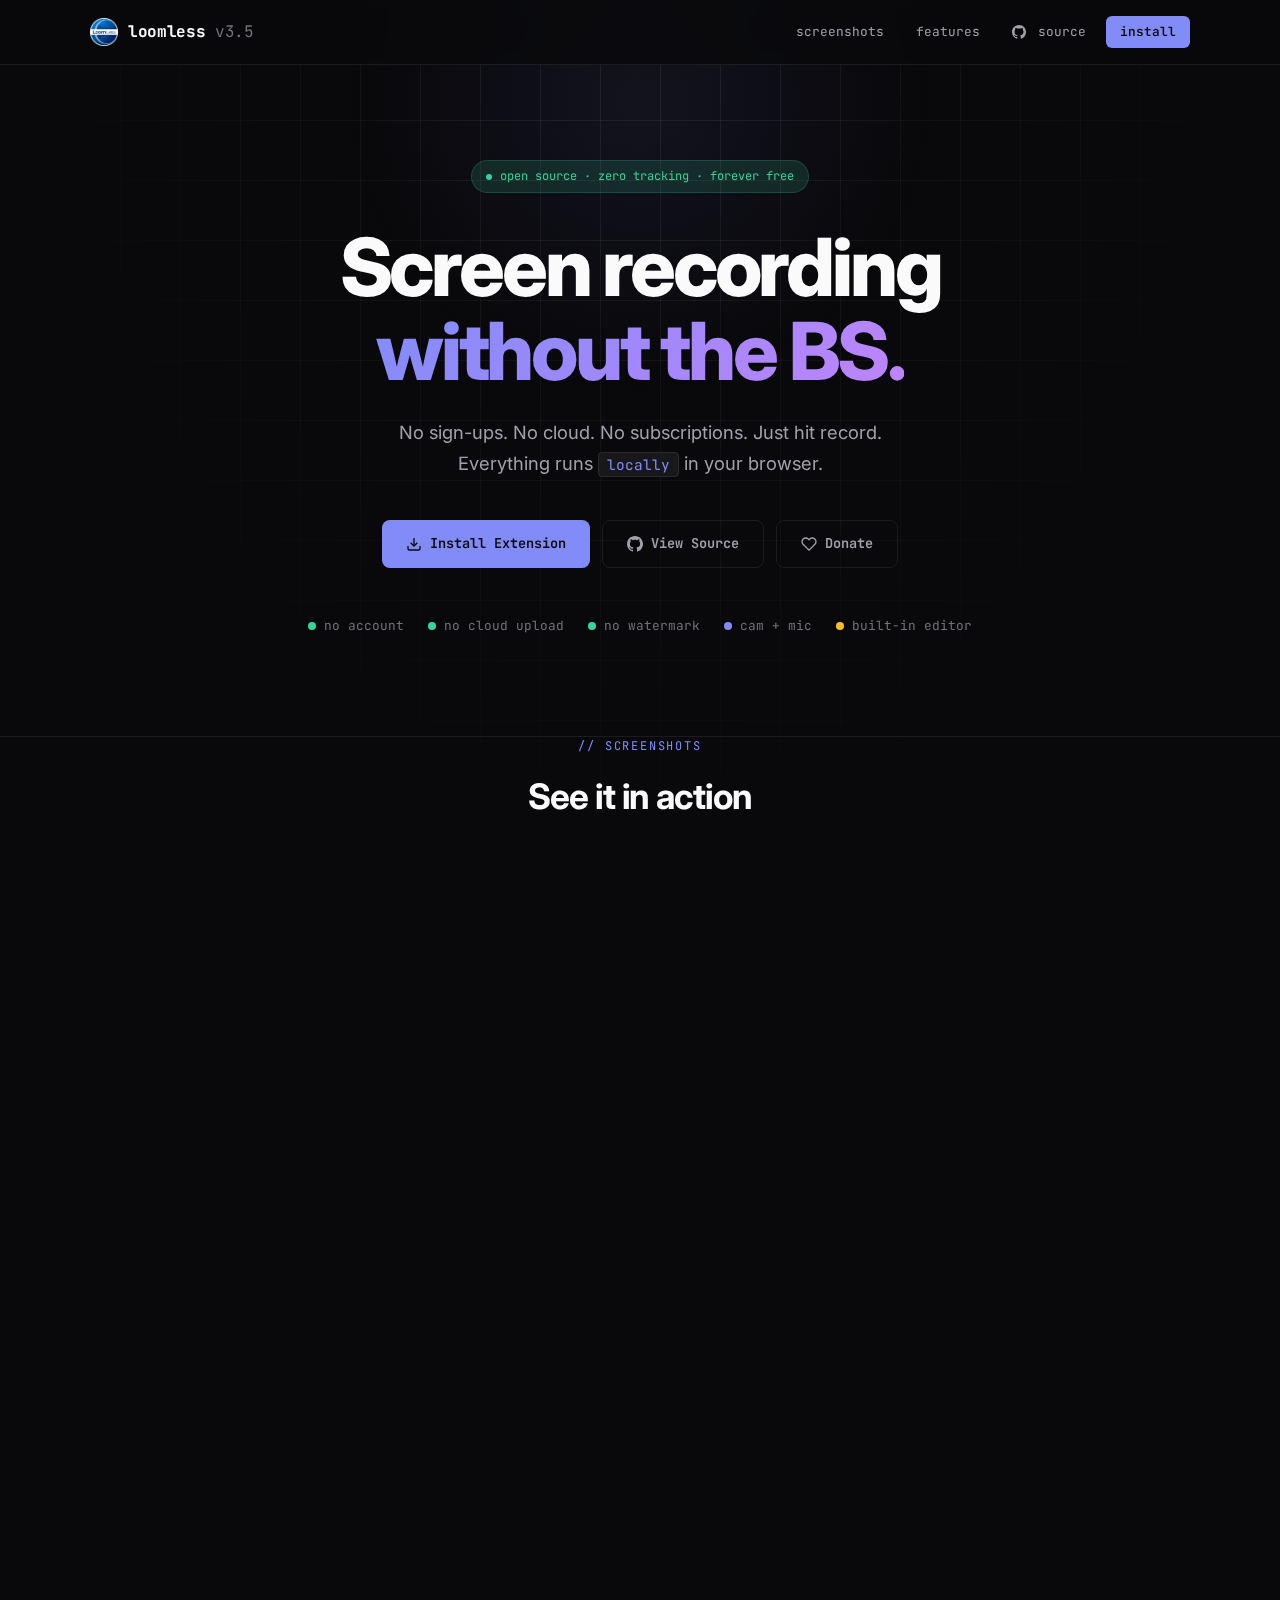
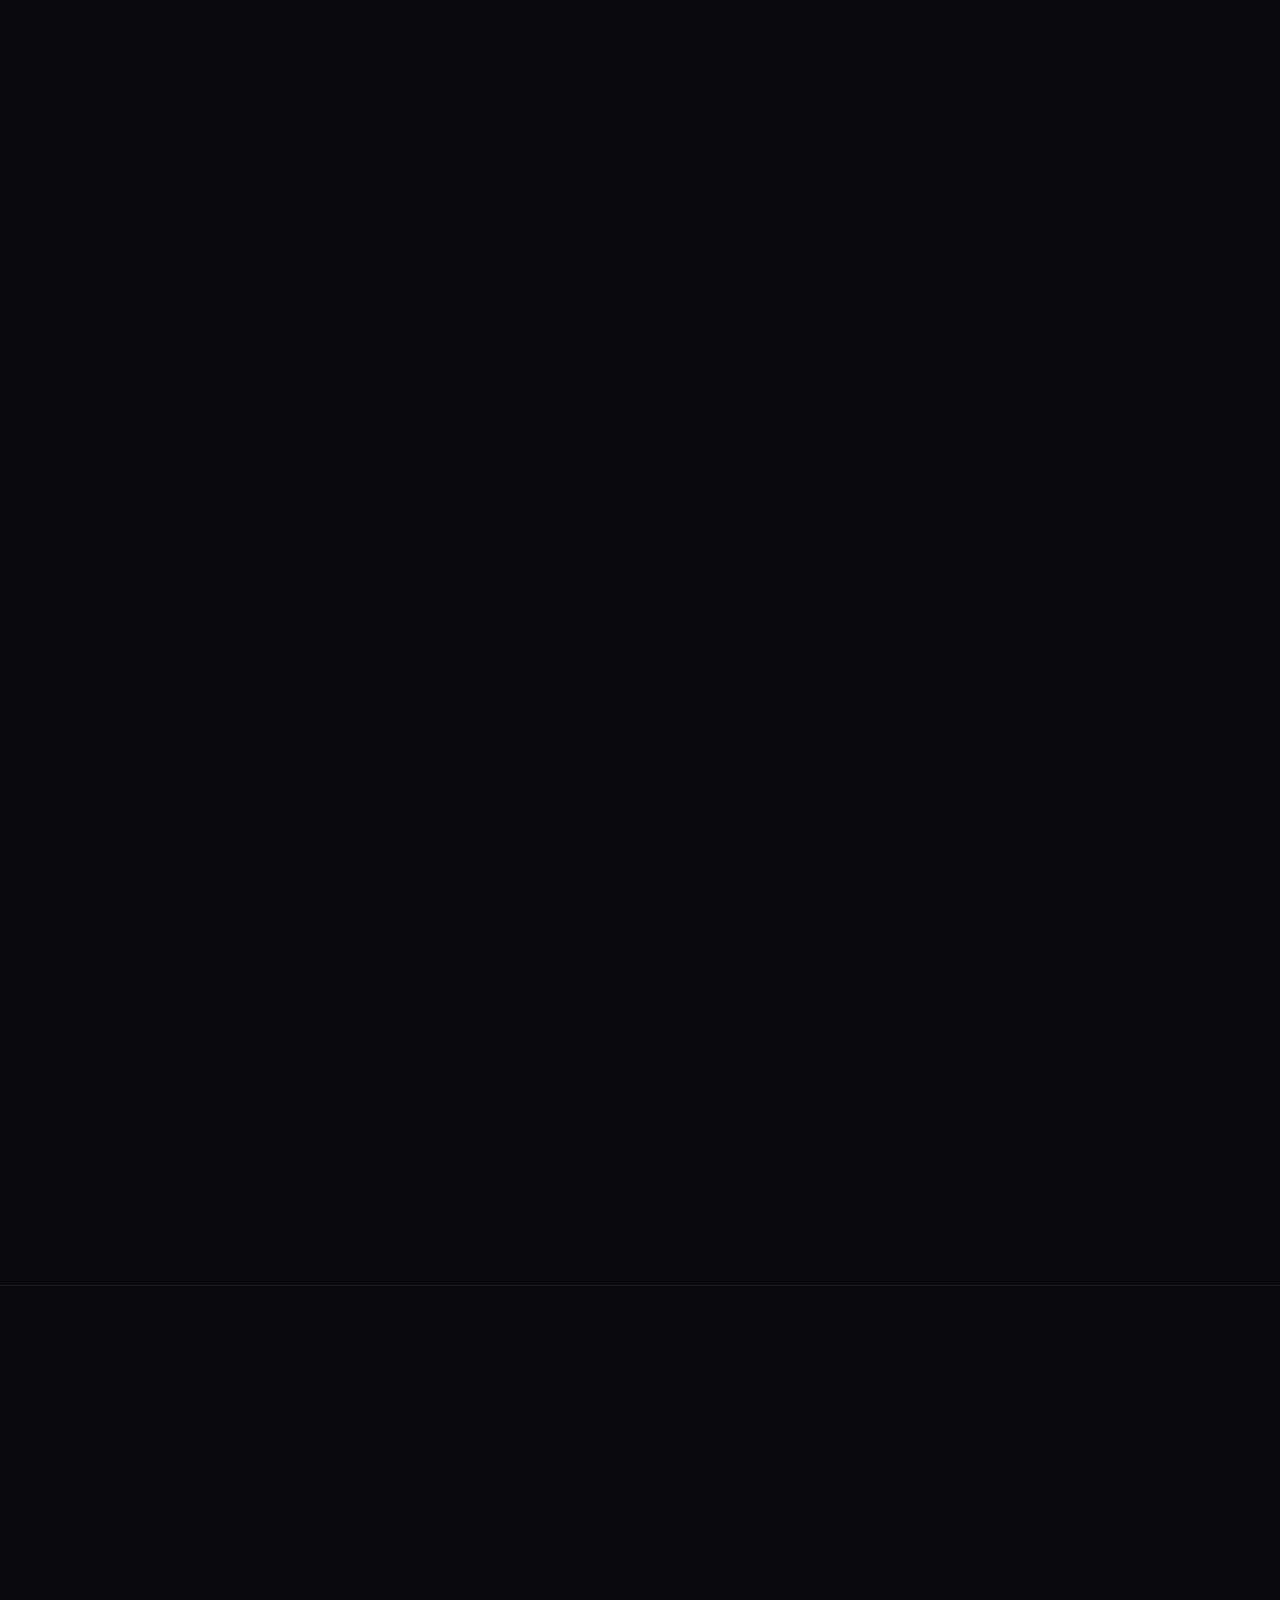
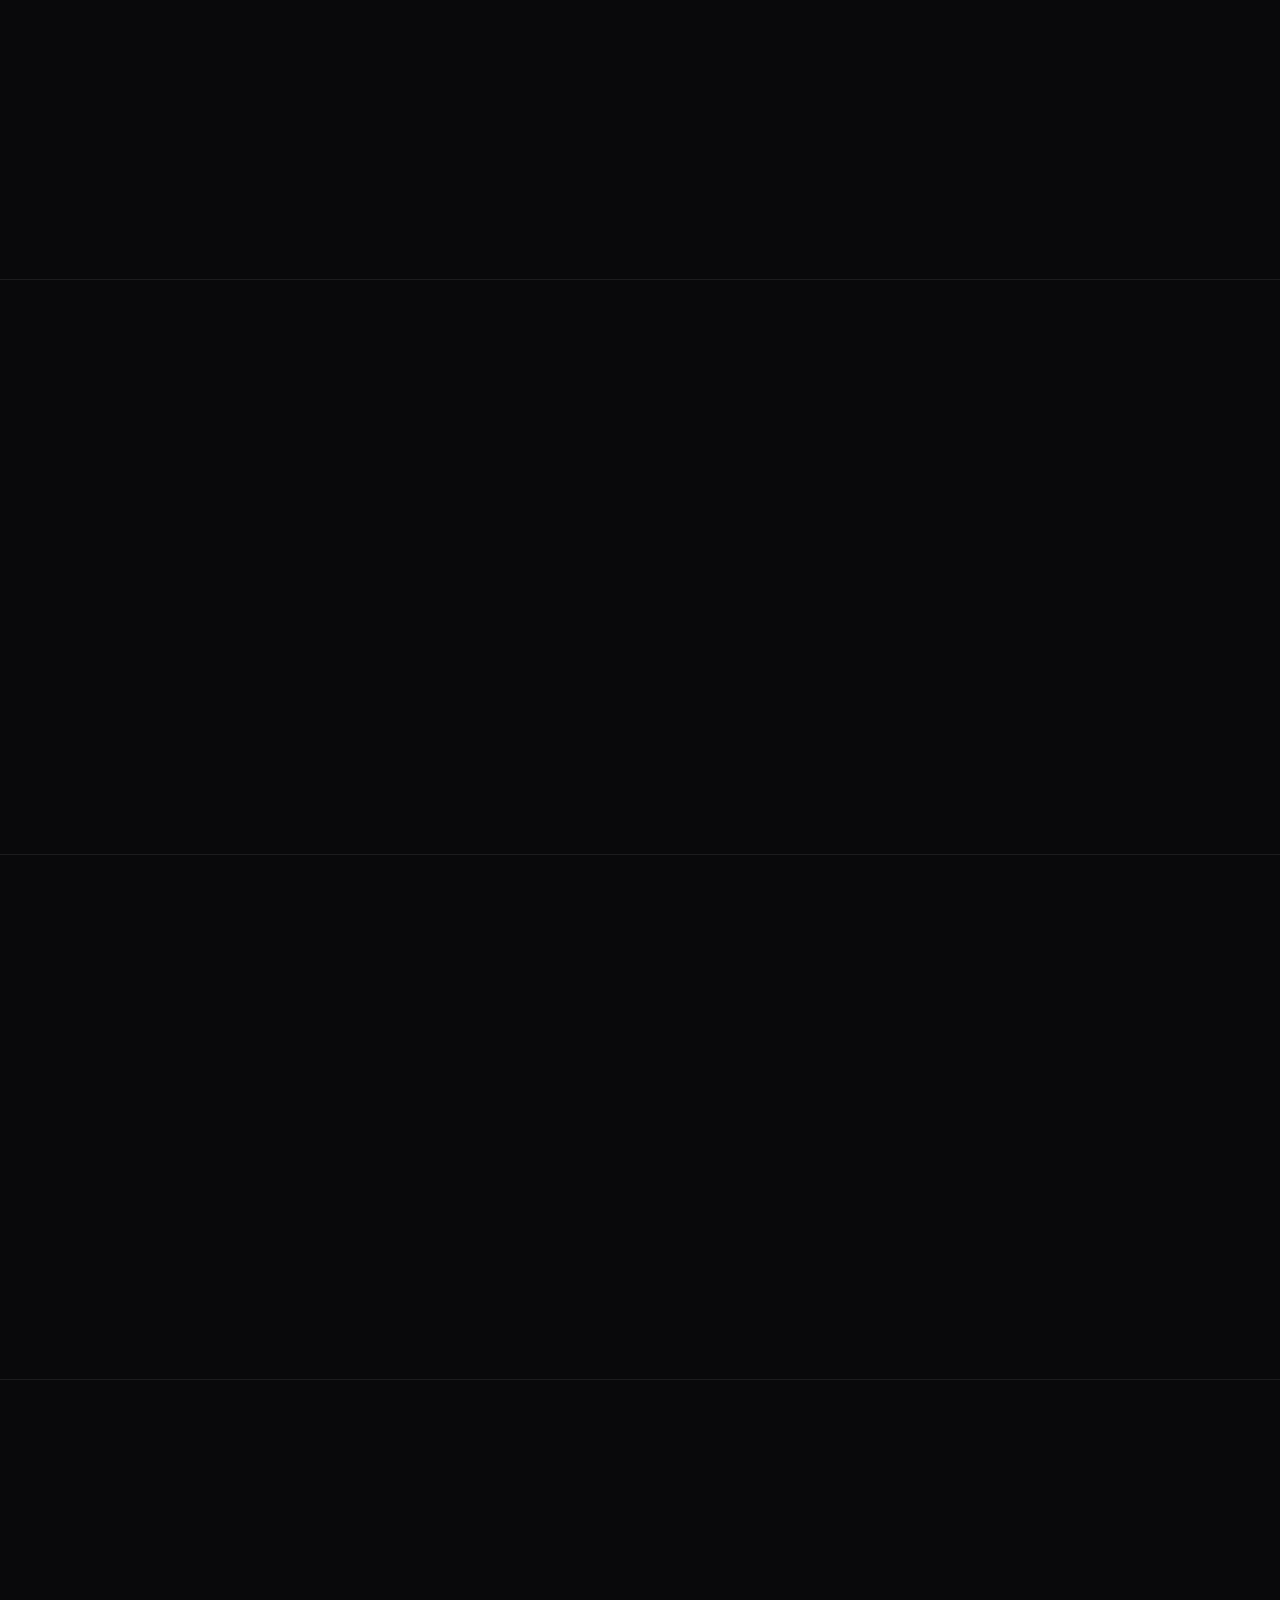
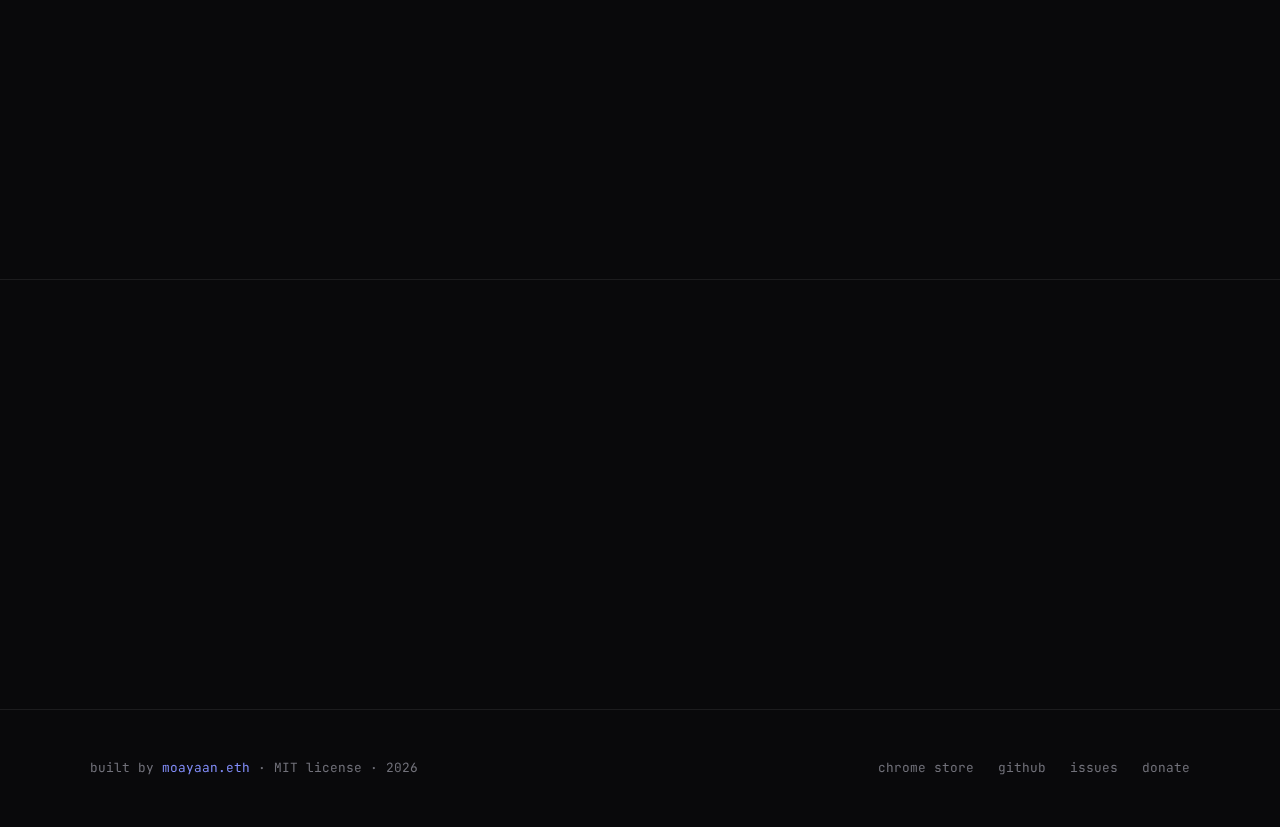
<file: website/index.html>
<!doctype html>
<html lang="en">
  <head>
    <meta charset="UTF-8" />
    <meta name="viewport" content="width=device-width, initial-scale=1.0" />
    <title>LoomLess | Free Privacy-First Screen Recorder & Video Editor</title>
    <meta
      name="description"
      content="LoomLess is a free, privacy-first screen recorder and video editor. Record screen, tab, webcam, and microphone locally with no login, no watermark, and no cloud upload."
    />
    <meta
      name="keywords"
      content="LoomLess, LoomLess Studio, screen recorder, free screen recorder, privacy-first screen recorder, chrome screen recorder, browser screen recorder, webcam overlay recorder, screen and webcam recording, screen recording extension, local video recorder, no watermark screen recorder, video editor, trim video, crop video, record screen and audio, record screen and mic, tab recorder, open source screen recorder"
    />
    <meta name="robots" content="index, follow" />
    <link rel="canonical" href="https://loomless.fun/" />

    <meta property="og:type" content="website" />
    <meta property="og:site_name" content="LoomLess" />
    <meta property="og:url" content="https://loomless.fun/" />
    <meta property="og:title" content="LoomLess | Free Privacy-First Screen Recorder & Video Editor" />
    <meta
      property="og:description"
      content="Record your screen, webcam, and mic locally. Free forever, no login, no watermark, no cloud upload."
    />
    <meta property="og:image" content="https://loomless.fun/og-image.png" />
    <meta property="og:image:secure_url" content="https://loomless.fun/og-image.png" />
    <meta property="og:image:type" content="image/png" />
    <meta property="og:image:alt" content="LoomLess - Privacy-First Screen Recorder" />

    <meta name="twitter:card" content="summary_large_image" />
    <meta name="twitter:url" content="https://loomless.fun/" />
    <meta name="twitter:title" content="LoomLess | Free Privacy-First Screen Recorder & Video Editor" />
    <meta
      name="twitter:description"
      content="Record your screen, webcam, and mic locally. Free forever, no login, no watermark, no cloud upload."
    />
    <meta name="twitter:image" content="https://loomless.fun/og-image.png" />
    <link rel="icon" type="image/png" href="logo.png" />
    <link rel="preconnect" href="https://fonts.googleapis.com" />
    <link rel="preconnect" href="https://fonts.gstatic.com" crossorigin />
    <link href="https://fonts.googleapis.com/css2?family=JetBrains+Mono:wght@400;500;600;700&family=Inter:wght@400;500;600;700;800&display=swap" rel="stylesheet" />
    <style>
      :root {
        --bg-0: #09090b;
        --bg-1: #0f0f14;
        --bg-2: #18181b;
        --bg-3: #27272a;
        --text-0: #fafafa;
        --text-1: #a1a1aa;
        --text-2: #71717a;
        --accent: #818cf8;
        --accent-dim: rgba(129, 140, 248, 0.15);
        --accent-glow: rgba(129, 140, 248, 0.08);
        --green: #34d399;
        --green-dim: rgba(52, 211, 153, 0.15);
        --red: #f87171;
        --red-dim: rgba(248, 113, 113, 0.15);
        --yellow: #fbbf24;
        --border: rgba(255, 255, 255, 0.08);
        --border-hover: rgba(255, 255, 255, 0.15);
        --mono: 'JetBrains Mono', monospace;
        --sans: 'Inter', -apple-system, sans-serif;
        --radius: 12px;
      }

      * { margin: 0; padding: 0; box-sizing: border-box; }
      html { scroll-behavior: smooth; }

      body {
        font-family: var(--sans);
        background: var(--bg-0);
        color: var(--text-0);
        line-height: 1.6;
        overflow-x: hidden;
        -webkit-font-smoothing: antialiased;
      }

      ::selection {
        background: var(--accent);
        color: var(--bg-0);
      }

      /* ── Grid Background ── */
      .grid-bg {
        position: fixed;
        inset: 0;
        background-image:
          linear-gradient(var(--border) 1px, transparent 1px),
          linear-gradient(90deg, var(--border) 1px, transparent 1px);
        background-size: 60px 60px;
        pointer-events: none;
        z-index: -2;
        mask-image: radial-gradient(ellipse at 50% 0%, black 0%, transparent 70%);
        -webkit-mask-image: radial-gradient(ellipse at 50% 0%, black 0%, transparent 70%);
      }

      .glow-orb {
        position: fixed;
        width: 600px;
        height: 600px;
        border-radius: 50%;
        background: radial-gradient(circle, var(--accent-glow), transparent 70%);
        top: -200px;
        left: 50%;
        transform: translateX(-50%);
        pointer-events: none;
        z-index: -1;
      }

      /* ── Container ── */
      .container {
        max-width: 1100px;
        margin: 0 auto;
        padding: 0 24px;
      }

      /* ── Nav ── */
      nav {
        position: fixed;
        top: 0;
        left: 0;
        right: 0;
        z-index: 100;
        padding: 16px 24px;
        background: rgba(9, 9, 11, 0.8);
        backdrop-filter: blur(16px);
        -webkit-backdrop-filter: blur(16px);
        border-bottom: 1px solid var(--border);
      }

      .nav-inner {
        max-width: 1100px;
        margin: 0 auto;
        display: flex;
        align-items: center;
        justify-content: space-between;
      }

      .nav-brand {
        display: flex;
        align-items: center;
        gap: 10px;
        text-decoration: none;
        color: var(--text-0);
      }

      .nav-brand img {
        width: 28px;
        height: 28px;
        border-radius: 6px;
      }

      .nav-brand span {
        font-family: var(--mono);
        font-weight: 700;
        font-size: 1rem;
        letter-spacing: -0.02em;
      }

      .nav-brand .dim {
        color: var(--text-2);
        font-weight: 400;
      }

      .nav-links {
        display: flex;
        align-items: center;
        gap: 8px;
      }

      .nav-link {
        font-family: var(--mono);
        font-size: 0.8rem;
        color: var(--text-1);
        text-decoration: none;
        padding: 6px 12px;
        border-radius: 6px;
        transition: all 0.2s;
      }

      .nav-link:hover {
        color: var(--text-0);
        background: var(--bg-2);
      }

      .nav-cta {
        font-family: var(--mono);
        font-size: 0.8rem;
        color: var(--bg-0);
        background: var(--accent);
        padding: 6px 14px;
        border-radius: 6px;
        text-decoration: none;
        font-weight: 600;
        transition: all 0.2s;
        border: none;
        cursor: pointer;
      }

      .nav-cta:hover {
        filter: brightness(1.15);
        transform: translateY(-1px);
      }

      /* ── Hero ── */
      .hero {
        padding: 160px 0 100px;
        text-align: center;
      }

      .hero-badge {
        display: inline-flex;
        align-items: center;
        gap: 8px;
        font-family: var(--mono);
        font-size: 0.75rem;
        color: var(--green);
        background: var(--green-dim);
        border: 1px solid rgba(52, 211, 153, 0.2);
        padding: 6px 14px;
        border-radius: 20px;
        margin-bottom: 32px;
      }

      .hero-badge::before {
        content: '';
        width: 6px;
        height: 6px;
        background: var(--green);
        border-radius: 50%;
        animation: blink 2s ease-in-out infinite;
      }

      @keyframes blink {
        0%, 100% { opacity: 1; }
        50% { opacity: 0.3; }
      }

      .hero h1 {
        font-size: clamp(3rem, 8vw, 5rem);
        font-weight: 800;
        letter-spacing: -0.04em;
        line-height: 1.05;
        margin-bottom: 24px;
      }

      .hero h1 .gradient {
        background: linear-gradient(135deg, var(--accent), #c084fc);
        -webkit-background-clip: text;
        -webkit-text-fill-color: transparent;
        background-clip: text;
      }

      .hero-sub {
        font-size: 1.15rem;
        color: var(--text-1);
        max-width: 520px;
        margin: 0 auto 40px;
        line-height: 1.7;
      }

      .hero-sub code {
        font-family: var(--mono);
        font-size: 0.9rem;
        background: var(--bg-2);
        padding: 2px 8px;
        border-radius: 4px;
        color: var(--accent);
        border: 1px solid var(--border);
      }

      .hero-actions {
        display: flex;
        justify-content: center;
        gap: 12px;
        flex-wrap: wrap;
        margin-bottom: 16px;
      }

      .btn {
        display: inline-flex;
        align-items: center;
        gap: 8px;
        padding: 12px 24px;
        border-radius: 8px;
        font-family: var(--mono);
        font-size: 0.85rem;
        font-weight: 600;
        text-decoration: none;
        transition: all 0.2s;
        cursor: pointer;
        border: none;
      }

      .btn-primary {
        background: var(--accent);
        color: var(--bg-0);
      }

      .btn-primary:hover {
        filter: brightness(1.15);
        transform: translateY(-2px);
        box-shadow: 0 8px 30px var(--accent-dim);
      }

      .btn-ghost {
        background: transparent;
        color: var(--text-1);
        border: 1px solid var(--border);
      }

      .btn-ghost:hover {
        color: var(--text-0);
        border-color: var(--border-hover);
        background: var(--bg-2);
      }

      .btn svg {
        width: 16px;
        height: 16px;
        flex-shrink: 0;
      }

      /* ── Terminal Specs ── */
      .specs-row {
        display: flex;
        justify-content: center;
        gap: 24px;
        flex-wrap: wrap;
        margin-top: 48px;
        font-family: var(--mono);
        font-size: 0.8rem;
      }

      .spec {
        display: flex;
        align-items: center;
        gap: 8px;
        color: var(--text-2);
      }

      .spec .dot {
        width: 8px;
        height: 8px;
        border-radius: 50%;
        flex-shrink: 0;
      }

      .spec .dot.green { background: var(--green); }
      .spec .dot.yellow { background: var(--yellow); }
      .spec .dot.accent { background: var(--accent); }
      .spec .dot.red { background: var(--red); }

      /* ── Section ── */
      section {
        padding: 100px 0;
      }

      .section-label {
        font-family: var(--mono);
        font-size: 0.75rem;
        color: var(--accent);
        text-transform: uppercase;
        letter-spacing: 0.15em;
        margin-bottom: 12px;
      }

      .section-title {
        font-size: 2.2rem;
        font-weight: 700;
        letter-spacing: -0.03em;
        margin-bottom: 16px;
      }

      .section-desc {
        color: var(--text-1);
        font-size: 1.05rem;
        max-width: 560px;
        margin-bottom: 48px;
      }

      .section-center {
        text-align: center;
      }

      .section-center .section-desc {
        margin-left: auto;
        margin-right: auto;
      }

      /* ── Screenshot Showcase ── */
      .showcase {
        display: grid;
        grid-template-columns: 1fr 1fr;
        gap: 20px;
        margin-top: 48px;
      }

      .showcase-card {
        position: relative;
        background: var(--bg-1);
        border: 1px solid var(--border);
        border-radius: var(--radius);
        overflow: hidden;
        transition: all 0.3s ease;
      }

      .showcase-card:hover {
        border-color: var(--border-hover);
        transform: translateY(-4px);
        box-shadow: 0 20px 60px rgba(0, 0, 0, 0.4);
      }

      .showcase-card.featured {
        grid-column: 1 / -1;
      }

      .window-bar {
        display: flex;
        align-items: center;
        gap: 6px;
        padding: 10px 14px;
        background: var(--bg-2);
        border-bottom: 1px solid var(--border);
      }

      .window-dot {
        width: 10px;
        height: 10px;
        border-radius: 50%;
      }

      .window-dot.r { background: #f87171; }
      .window-dot.y { background: #fbbf24; }
      .window-dot.g { background: #34d399; }

      .window-title {
        font-family: var(--mono);
        font-size: 0.7rem;
        color: var(--text-2);
        margin-left: 8px;
      }

      .showcase-card img {
        width: 100%;
        display: block;
      }

      .showcase-meta {
        padding: 16px 18px;
        display: flex;
        align-items: center;
        justify-content: space-between;
        border-top: 1px solid var(--border);
      }

      .showcase-meta h4 {
        font-family: var(--mono);
        font-size: 0.85rem;
        font-weight: 600;
      }

      .showcase-tag {
        font-family: var(--mono);
        font-size: 0.65rem;
        padding: 3px 10px;
        border-radius: 4px;
        color: var(--green);
        background: var(--green-dim);
        border: 1px solid rgba(52, 211, 153, 0.2);
      }

      /* ── Code Comparison ── */
      .comparison-block {
        background: var(--bg-1);
        border: 1px solid var(--border);
        border-radius: var(--radius);
        overflow: hidden;
        margin-top: 48px;
      }

      .comparison-header {
        display: flex;
        align-items: center;
        gap: 6px;
        padding: 10px 16px;
        background: var(--bg-2);
        border-bottom: 1px solid var(--border);
        font-family: var(--mono);
        font-size: 0.75rem;
        color: var(--text-2);
      }

      .comparison-header::before {
        content: '>';
        color: var(--accent);
      }

      .comparison-body {
        padding: 0;
      }

      .comp-row {
        display: grid;
        grid-template-columns: 1fr 160px 160px;
        font-family: var(--mono);
        font-size: 0.82rem;
        border-bottom: 1px solid var(--border);
        transition: background 0.15s;
      }

      .comp-row:last-child {
        border-bottom: none;
      }

      .comp-row:hover {
        background: var(--accent-glow);
      }

      .comp-row.header {
        color: var(--text-2);
        font-size: 0.7rem;
        text-transform: uppercase;
        letter-spacing: 0.1em;
        background: var(--bg-2);
      }

      .comp-row.header:hover {
        background: var(--bg-2);
      }

      .comp-cell {
        padding: 14px 18px;
        display: flex;
        align-items: center;
        gap: 8px;
      }

      .comp-cell:not(:first-child) {
        justify-content: center;
        text-align: center;
        border-left: 1px solid var(--border);
      }

      .comp-yes {
        color: var(--green);
      }

      .comp-no {
        color: var(--text-2);
        text-decoration: line-through;
        opacity: 0.5;
      }

      /* ── Features ── */
      .features-grid {
        display: grid;
        grid-template-columns: repeat(3, 1fr);
        gap: 16px;
        margin-top: 48px;
      }

      .feature {
        background: var(--bg-1);
        border: 1px solid var(--border);
        border-radius: var(--radius);
        padding: 28px 24px;
        transition: all 0.2s;
      }

      .feature:hover {
        border-color: var(--accent);
        background: var(--accent-glow);
      }

      .feature-icon {
        width: 40px;
        height: 40px;
        border-radius: 8px;
        background: var(--accent-dim);
        display: flex;
        align-items: center;
        justify-content: center;
        margin-bottom: 16px;
        font-family: var(--mono);
        font-size: 1rem;
        color: var(--accent);
        font-weight: 700;
      }

      .feature h3 {
        font-size: 0.95rem;
        font-weight: 600;
        margin-bottom: 8px;
      }

      .feature p {
        color: var(--text-2);
        font-size: 0.85rem;
        line-height: 1.6;
      }

      /* ── Terminal Block ── */
      .terminal {
        background: var(--bg-1);
        border: 1px solid var(--border);
        border-radius: var(--radius);
        overflow: hidden;
        margin-top: 48px;
        max-width: 700px;
      }

      .section-center .terminal {
        margin-left: auto;
        margin-right: auto;
      }

      .terminal-bar {
        display: flex;
        align-items: center;
        gap: 6px;
        padding: 10px 14px;
        background: var(--bg-2);
        border-bottom: 1px solid var(--border);
      }

      .terminal-body {
        padding: 20px;
        font-family: var(--mono);
        font-size: 0.82rem;
        line-height: 2;
      }

      .terminal-line {
        display: flex;
        gap: 8px;
      }

      .terminal-prompt {
        color: var(--accent);
        user-select: none;
      }

      .terminal-cmd {
        color: var(--text-0);
      }

      .terminal-comment {
        color: var(--text-2);
      }

      .terminal-output {
        color: var(--green);
        padding-left: 20px;
      }

      .terminal-flag {
        color: var(--yellow);
      }

      /* ── Privacy ── */
      .privacy-block {
        background: var(--bg-1);
        border: 1px solid var(--accent);
        border-radius: var(--radius);
        padding: 48px;
        margin-top: 48px;
        position: relative;
        overflow: hidden;
      }

      .privacy-block::before {
        content: '';
        position: absolute;
        inset: 0;
        background: linear-gradient(135deg, var(--accent-glow), transparent);
        pointer-events: none;
      }

      .privacy-block h3 {
        font-family: var(--mono);
        font-size: 1.2rem;
        font-weight: 700;
        margin-bottom: 8px;
        position: relative;
      }

      .privacy-block > p {
        color: var(--text-1);
        margin-bottom: 32px;
        position: relative;
      }

      .privacy-grid {
        display: grid;
        grid-template-columns: repeat(auto-fit, minmax(200px, 1fr));
        gap: 16px;
        position: relative;
      }

      .privacy-item {
        display: flex;
        align-items: center;
        gap: 10px;
        font-family: var(--mono);
        font-size: 0.82rem;
        color: var(--text-1);
      }

      .privacy-check {
        width: 20px;
        height: 20px;
        border-radius: 4px;
        background: var(--green-dim);
        display: flex;
        align-items: center;
        justify-content: center;
        flex-shrink: 0;
      }

      .privacy-check svg {
        width: 12px;
        height: 12px;
        stroke: var(--green);
        fill: none;
        stroke-width: 3;
      }

      /* ── Footer ── */
      footer {
        border-top: 1px solid var(--border);
        padding: 48px 24px;
        margin-top: 40px;
      }

      .footer-inner {
        max-width: 1100px;
        margin: 0 auto;
        display: flex;
        align-items: center;
        justify-content: space-between;
        flex-wrap: wrap;
        gap: 24px;
      }

      .footer-left {
        font-family: var(--mono);
        font-size: 0.8rem;
        color: var(--text-2);
      }

      .footer-left a {
        color: var(--accent);
        text-decoration: none;
      }

      .footer-left a:hover {
        text-decoration: underline;
      }

      .footer-links {
        display: flex;
        gap: 24px;
      }

      .footer-links a {
        font-family: var(--mono);
        font-size: 0.8rem;
        color: var(--text-2);
        text-decoration: none;
        transition: color 0.2s;
      }

      .footer-links a:hover {
        color: var(--text-0);
      }

      /* ── Separator ── */
      .sep {
        border: none;
        border-top: 1px solid var(--border);
        margin: 0;
      }

      /* ── Animations ── */
      .reveal {
        opacity: 0;
        transform: translateY(24px);
        transition: opacity 0.6s ease, transform 0.6s ease;
      }

      .reveal.visible {
        opacity: 1;
        transform: translateY(0);
      }

      .reveal.d1 { transition-delay: 0.1s; }
      .reveal.d2 { transition-delay: 0.2s; }
      .reveal.d3 { transition-delay: 0.3s; }
      .reveal.d4 { transition-delay: 0.4s; }

      /* ── Responsive ── */
      @media (max-width: 768px) {
        .showcase {
          grid-template-columns: 1fr;
        }

        .features-grid {
          grid-template-columns: 1fr;
        }

        .comp-row {
          grid-template-columns: 1fr 100px 100px;
          font-size: 0.72rem;
        }

        .comp-cell {
          padding: 10px 12px;
        }

        .privacy-block {
          padding: 28px 20px;
        }

        .hero h1 {
          font-size: 2.5rem;
        }

        .nav-link.hide-mobile {
          display: none;
        }

        .specs-row {
          gap: 16px;
        }

        .footer-inner {
          flex-direction: column;
          text-align: center;
        }
      }
    </style>
  </head>
  <body>

    <div class="grid-bg"></div>
    <div class="glow-orb"></div>

    <!-- Nav -->
    <nav>
      <div class="nav-inner">
        <a href="#" class="nav-brand">
          <img src="logo.png" alt="LoomLess" />
          <span>loomless <span class="dim">v3.5</span></span>
        </a>
        <div class="nav-links">
          <a href="#screenshots" class="nav-link hide-mobile">screenshots</a>
          <a href="#features" class="nav-link hide-mobile">features</a>
          <a href="https://github.com/moayaan1911/loomless" target="_blank" class="nav-link">
            <svg viewBox="0 0 24 24" fill="currentColor" style="width:14px;height:14px;vertical-align:middle;margin-right:4px"><path d="M12 0c-6.626 0-12 5.373-12 12 0 5.302 3.438 9.8 8.207 11.387.599.111.793-.261.793-.577v-2.234c-3.338.726-4.033-1.416-4.033-1.416-.546-1.387-1.333-1.756-1.333-1.756-1.089-.745.083-.729.083-.729 1.205.084 1.839 1.237 1.839 1.237 1.07 1.834 2.807 1.304 3.492.997.107-.775.418-1.305.762-1.604-2.665-.305-5.467-1.334-5.467-5.931 0-1.311.469-2.381 1.236-3.221-.124-.303-.535-1.524.117-3.176 0 0 1.008-.322 3.301 1.23.957-.266 1.983-.399 3.003-.404 1.02.005 2.047.138 3.006.404 2.291-1.552 3.297-1.23 3.297-1.23.653 1.653.242 2.874.118 3.176.77.84 1.235 1.911 1.235 3.221 0 4.609-2.807 5.624-5.479 5.921.43.372.823 1.102.823 2.222v3.293c0 .319.192.694.801.576 4.765-1.589 8.199-6.086 8.199-11.386 0-6.627-5.373-12-12-12z"/></svg>
            source
          </a>
          <a href="https://chromewebstore.google.com/detail/loomless/hpblkhdjmbiokmnemdmccpppjeoddecj" target="_blank" class="nav-cta">install</a>
        </div>
      </div>
    </nav>

    <!-- Hero -->
    <header class="hero container">
      <div class="hero-badge reveal">open source &middot; zero tracking &middot; forever free</div>
      <h1 class="reveal d1">Screen recording<br /><span class="gradient">without the BS.</span></h1>
      <p class="hero-sub reveal d2">
        No sign-ups. No cloud. No subscriptions. Just hit record.<br />
        Everything runs <code>locally</code> in your browser.
      </p>
      <div class="hero-actions reveal d3">
        <a href="https://chromewebstore.google.com/detail/loomless/hpblkhdjmbiokmnemdmccpppjeoddecj" target="_blank" class="btn btn-primary">
          <svg viewBox="0 0 24 24" fill="none" stroke="currentColor" stroke-width="2"><path d="M21 15v4a2 2 0 0 1-2 2H5a2 2 0 0 1-2-2v-4"/><polyline points="7 10 12 15 17 10"/><line x1="12" y1="15" x2="12" y2="3"/></svg>
          Install Extension
        </a>
        <a href="https://github.com/moayaan1911/loomless" target="_blank" class="btn btn-ghost">
          <svg viewBox="0 0 24 24" fill="currentColor" style="width:16px;height:16px"><path d="M12 0c-6.626 0-12 5.373-12 12 0 5.302 3.438 9.8 8.207 11.387.599.111.793-.261.793-.577v-2.234c-3.338.726-4.033-1.416-4.033-1.416-.546-1.387-1.333-1.756-1.333-1.756-1.089-.745.083-.729.083-.729 1.205.084 1.839 1.237 1.839 1.237 1.07 1.834 2.807 1.304 3.492.997.107-.775.418-1.305.762-1.604-2.665-.305-5.467-1.334-5.467-5.931 0-1.311.469-2.381 1.236-3.221-.124-.303-.535-1.524.117-3.176 0 0 1.008-.322 3.301 1.23.957-.266 1.983-.399 3.003-.404 1.02.005 2.047.138 3.006.404 2.291-1.552 3.297-1.23 3.297-1.23.653 1.653.242 2.874.118 3.176.77.84 1.235 1.911 1.235 3.221 0 4.609-2.807 5.624-5.479 5.921.43.372.823 1.102.823 2.222v3.293c0 .319.192.694.801.576 4.765-1.589 8.199-6.086 8.199-11.386 0-6.627-5.373-12-12-12z"/></svg>
          View Source
        </a>
        <a href="https://moayaan.com/donate" target="_blank" class="btn btn-ghost">
          <svg viewBox="0 0 24 24" fill="none" stroke="currentColor" stroke-width="2"><path d="M20.84 4.61a5.5 5.5 0 0 0-7.78 0L12 5.67l-1.06-1.06a5.5 5.5 0 0 0-7.78 7.78l1.06 1.06L12 21.23l7.78-7.78 1.06-1.06a5.5 5.5 0 0 0 0-7.78z"/></svg>
          Donate
        </a>
      </div>

      <div class="specs-row reveal d4">
        <span class="spec"><span class="dot green"></span>no account</span>
        <span class="spec"><span class="dot green"></span>no cloud upload</span>
        <span class="spec"><span class="dot green"></span>no watermark</span>
        <span class="spec"><span class="dot accent"></span>cam + mic</span>
        <span class="spec"><span class="dot yellow"></span>built-in editor</span>
      </div>
    </header>

    <hr class="sep" />

    <!-- Screenshots -->
    <section class="container" id="screenshots">
      <div class="section-center">
        <div class="section-label reveal">// screenshots</div>
        <h2 class="section-title reveal d1">See it in action</h2>
        <p class="section-desc reveal d2">Four states. One workflow. Zero friction.</p>
      </div>

      <div class="showcase">
        <div class="showcase-card featured reveal">
          <div class="window-bar">
            <span class="window-dot r"></span>
            <span class="window-dot y"></span>
            <span class="window-dot g"></span>
            <span class="window-title">loomless://studio</span>
          </div>
          <img src="1.png" alt="LoomLess Recording Interface" />
          <div class="showcase-meta">
            <h4>Recording Studio</h4>
            <span class="showcase-tag">ready</span>
          </div>
        </div>
        <div class="showcase-card reveal d1">
          <div class="window-bar">
            <span class="window-dot r"></span>
            <span class="window-dot y"></span>
            <span class="window-dot g"></span>
            <span class="window-title">loomless://recording</span>
          </div>
          <img src="2.png" alt="Recording in Progress" />
          <div class="showcase-meta">
            <h4>Recording</h4>
            <span class="showcase-tag" style="color:var(--red);background:var(--red-dim);border-color:rgba(248,113,113,0.2)">live</span>
          </div>
        </div>
        <div class="showcase-card reveal d2">
          <div class="window-bar">
            <span class="window-dot r"></span>
            <span class="window-dot y"></span>
            <span class="window-dot g"></span>
            <span class="window-title">loomless://editor</span>
          </div>
          <img src="3.png" alt="Video Editor" />
          <div class="showcase-meta">
            <h4>Editor + Export</h4>
            <span class="showcase-tag" style="color:var(--accent);background:var(--accent-dim);border-color:rgba(129,140,248,0.2)">editing</span>
          </div>
        </div>
        <div class="showcase-card featured reveal d3">
          <div class="window-bar">
            <span class="window-dot r"></span>
            <span class="window-dot y"></span>
            <span class="window-dot g"></span>
            <span class="window-title">loomless://export</span>
          </div>
          <img src="4.png" alt="Export Processing" />
          <div class="showcase-meta">
            <h4>Processing & Export</h4>
            <span class="showcase-tag" style="color:var(--yellow);background:rgba(251,191,36,0.15);border-color:rgba(251,191,36,0.2)">processing</span>
          </div>
        </div>
      </div>
    </section>

    <hr class="sep" />

    <!-- Comparison -->
    <section class="container">
      <div class="section-label reveal">// diff</div>
      <h2 class="section-title reveal d1">Others vs LoomLess</h2>
      <p class="section-desc reveal d2">Every screen recorder shouldn't need an account, a credit card, and a privacy policy longer than its codebase.</p>

      <div class="comparison-block reveal d3">
        <div class="comparison-header">diff --compare others loomless</div>
        <div class="comparison-body">
          <div class="comp-row header">
            <div class="comp-cell">feature</div>
            <div class="comp-cell">others</div>
            <div class="comp-cell">loomless</div>
          </div>
          <div class="comp-row">
            <div class="comp-cell">Account Required</div>
            <div class="comp-cell comp-no">required</div>
            <div class="comp-cell comp-yes">none</div>
          </div>
          <div class="comp-row">
            <div class="comp-cell">Pricing</div>
            <div class="comp-cell comp-no">$12/mo</div>
            <div class="comp-cell comp-yes">$0 forever</div>
          </div>
          <div class="comp-row">
            <div class="comp-cell">Data Storage</div>
            <div class="comp-cell comp-no">cloud</div>
            <div class="comp-cell comp-yes">local only</div>
          </div>
          <div class="comp-row">
            <div class="comp-cell">Tracking</div>
            <div class="comp-cell comp-no">analytics</div>
            <div class="comp-cell comp-yes">zero</div>
          </div>
          <div class="comp-row">
            <div class="comp-cell">Watermarks</div>
            <div class="comp-cell comp-no">free tier</div>
            <div class="comp-cell comp-yes">never</div>
          </div>
          <div class="comp-row">
            <div class="comp-cell">Source Code</div>
            <div class="comp-cell comp-no">closed</div>
            <div class="comp-cell comp-yes">open (MIT)</div>
          </div>
        </div>
      </div>
    </section>

    <hr class="sep" />

    <!-- Features -->
    <section class="container" id="features">
      <div class="section-center">
        <div class="section-label reveal">// features</div>
        <h2 class="section-title reveal d1">Built for people who ship</h2>
        <p class="section-desc reveal d2">Record. Edit. Export. All in one flow, all in your browser.</p>
      </div>

      <div class="features-grid">
        <div class="feature reveal d1">
          <div class="feature-icon">&gt;_</div>
          <h3>One-Click Record</h3>
          <p>Screen, window, or tab. Pick one and go. No config dialogs.</p>
        </div>
        <div class="feature reveal d2">
          <div class="feature-icon">[]</div>
          <h3>Camera + Mic</h3>
          <p>Webcam overlay with drag-to-position. Mic capture with noise suppression.</p>
        </div>
        <div class="feature reveal d3">
          <div class="feature-icon">/_</div>
          <h3>Smart Trim</h3>
          <p>Set in/out points with I and O keys. Frame-accurate timeline.</p>
        </div>
        <div class="feature reveal d1">
          <div class="feature-icon">#</div>
          <h3>Free Crop</h3>
          <p>Drag handles to select any rectangular region. Resize with corners.</p>
        </div>
        <div class="feature reveal d2">
          <div class="feature-icon">2x</div>
          <h3>Speed Control</h3>
          <p>0.5x to 2x playback. Presets or slider. Applied at export.</p>
        </div>
        <div class="feature reveal d3">
          <div class="feature-icon">.&lt;</div>
          <h3>WebM + MP4</h3>
          <p>Export in either format. VP9/Opus or H.264/AAC. Browser-native encoding.</p>
        </div>
      </div>
    </section>

    <hr class="sep" />

    <!-- How it works -->
    <section class="container">
      <div class="section-center">
        <div class="section-label reveal">// quickstart</div>
        <h2 class="section-title reveal d1">Up and running in 30 seconds</h2>
      </div>

      <div class="terminal reveal d2">
        <div class="terminal-bar">
          <span class="window-dot r"></span>
          <span class="window-dot y"></span>
          <span class="window-dot g"></span>
        </div>
        <div class="terminal-body">
          <div class="terminal-line">
            <span class="terminal-prompt">$</span>
            <span class="terminal-cmd">install loomless <span class="terminal-flag">--from</span> chrome-web-store</span>
          </div>
          <div class="terminal-output">+ loomless@3.5 installed</div>
          <br />
          <div class="terminal-line">
            <span class="terminal-prompt">$</span>
            <span class="terminal-cmd">loomless record <span class="terminal-flag">--mode</span> screen+cam+mic</span>
          </div>
          <div class="terminal-output">recording... (click stop when done)</div>
          <br />
          <div class="terminal-line">
            <span class="terminal-prompt">$</span>
            <span class="terminal-cmd">loomless edit <span class="terminal-flag">--trim</span> 0:05-1:30 <span class="terminal-flag">--speed</span> 1.5x</span>
          </div>
          <div class="terminal-output">processing video...</div>
          <br />
          <div class="terminal-line">
            <span class="terminal-prompt">$</span>
            <span class="terminal-cmd">loomless export <span class="terminal-flag">--format</span> mp4</span>
          </div>
          <div class="terminal-output">saved: loomless-recording-2026-02-18.mp4</div>
          <div class="terminal-output">done. zero bytes uploaded. your data stayed local.</div>
        </div>
      </div>
    </section>

    <hr class="sep" />

    <!-- Privacy -->
    <section class="container">
      <div class="section-center">
        <div class="section-label reveal">// security</div>
        <h2 class="section-title reveal d1">Privacy by architecture</h2>
        <p class="section-desc reveal d2">Not a privacy policy. A technical guarantee. There's no server to breach because there's no server.</p>
      </div>

      <div class="privacy-block reveal d3">
        <h3>Zero-trust by default</h3>
        <p>Your recordings never leave your machine. Period.</p>
        <div class="privacy-grid">
          <div class="privacy-item">
            <div class="privacy-check"><svg viewBox="0 0 24 24"><polyline points="20 6 9 17 4 12"/></svg></div>
            All processing in-browser
          </div>
          <div class="privacy-item">
            <div class="privacy-check"><svg viewBox="0 0 24 24"><polyline points="20 6 9 17 4 12"/></svg></div>
            No network requests
          </div>
          <div class="privacy-item">
            <div class="privacy-check"><svg viewBox="0 0 24 24"><polyline points="20 6 9 17 4 12"/></svg></div>
            No analytics or telemetry
          </div>
          <div class="privacy-item">
            <div class="privacy-check"><svg viewBox="0 0 24 24"><polyline points="20 6 9 17 4 12"/></svg></div>
            No accounts or auth
          </div>
          <div class="privacy-item">
            <div class="privacy-check"><svg viewBox="0 0 24 24"><polyline points="20 6 9 17 4 12"/></svg></div>
            Open source (MIT)
          </div>
          <div class="privacy-item">
            <div class="privacy-check"><svg viewBox="0 0 24 24"><polyline points="20 6 9 17 4 12"/></svg></div>
            IndexedDB temp storage only
          </div>
        </div>
      </div>
    </section>

    <hr class="sep" />

    <!-- CTA -->
    <section class="container" style="padding-bottom: 120px;">
      <div class="section-center">
        <div class="section-label reveal">// install</div>
        <h2 class="section-title reveal d1">Ready to ditch the bloat?</h2>
        <p class="section-desc reveal d2">One extension. No sign-up. No credit card. Just screen recording that respects you.</p>
        <div class="hero-actions reveal d3">
          <a href="https://chromewebstore.google.com/detail/loomless/hpblkhdjmbiokmnemdmccpppjeoddecj" target="_blank" class="btn btn-primary">
            <svg viewBox="0 0 24 24" fill="none" stroke="currentColor" stroke-width="2"><path d="M21 15v4a2 2 0 0 1-2 2H5a2 2 0 0 1-2-2v-4"/><polyline points="7 10 12 15 17 10"/><line x1="12" y1="15" x2="12" y2="3"/></svg>
            Install from Chrome Web Store
          </a>
          <a href="https://github.com/moayaan1911/loomless" target="_blank" class="btn btn-ghost">
            <svg viewBox="0 0 24 24" fill="currentColor" style="width:16px;height:16px"><path d="M12 0c-6.626 0-12 5.373-12 12 0 5.302 3.438 9.8 8.207 11.387.599.111.793-.261.793-.577v-2.234c-3.338.726-4.033-1.416-4.033-1.416-.546-1.387-1.333-1.756-1.333-1.756-1.089-.745.083-.729.083-.729 1.205.084 1.839 1.237 1.839 1.237 1.07 1.834 2.807 1.304 3.492.997.107-.775.418-1.305.762-1.604-2.665-.305-5.467-1.334-5.467-5.931 0-1.311.469-2.381 1.236-3.221-.124-.303-.535-1.524.117-3.176 0 0 1.008-.322 3.301 1.23.957-.266 1.983-.399 3.003-.404 1.02.005 2.047.138 3.006.404 2.291-1.552 3.297-1.23 3.297-1.23.653 1.653.242 2.874.118 3.176.77.84 1.235 1.911 1.235 3.221 0 4.609-2.807 5.624-5.479 5.921.43.372.823 1.102.823 2.222v3.293c0 .319.192.694.801.576 4.765-1.589 8.199-6.086 8.199-11.386 0-6.627-5.373-12-12-12z"/></svg>
            Star on GitHub
          </a>
        </div>
      </div>
    </section>

    <!-- Footer -->
    <footer>
      <div class="footer-inner">
        <div class="footer-left">
          built by <a href="https://moayaan.com" target="_blank">moayaan.eth</a> &middot; MIT license &middot; <script>document.write(new Date().getFullYear())</script>
        </div>
        <div class="footer-links">
          <a href="https://chromewebstore.google.com/detail/loomless/hpblkhdjmbiokmnemdmccpppjeoddecj" target="_blank">chrome store</a>
          <a href="https://github.com/moayaan1911/loomless" target="_blank">github</a>
          <a href="https://github.com/moayaan1911/loomless/issues" target="_blank">issues</a>
          <a href="https://moayaan.com/donate" target="_blank">donate</a>
        </div>
      </div>
    </footer>

    <script>
      // Intersection Observer for reveal animations
      const observer = new IntersectionObserver((entries) => {
        entries.forEach(entry => {
          if (entry.isIntersecting) {
            entry.target.classList.add('visible');
          }
        });
      }, { threshold: 0.1, rootMargin: '0px 0px -40px 0px' });

      document.querySelectorAll('.reveal').forEach(el => observer.observe(el));
    </script>
  </body>
</html>
</file>
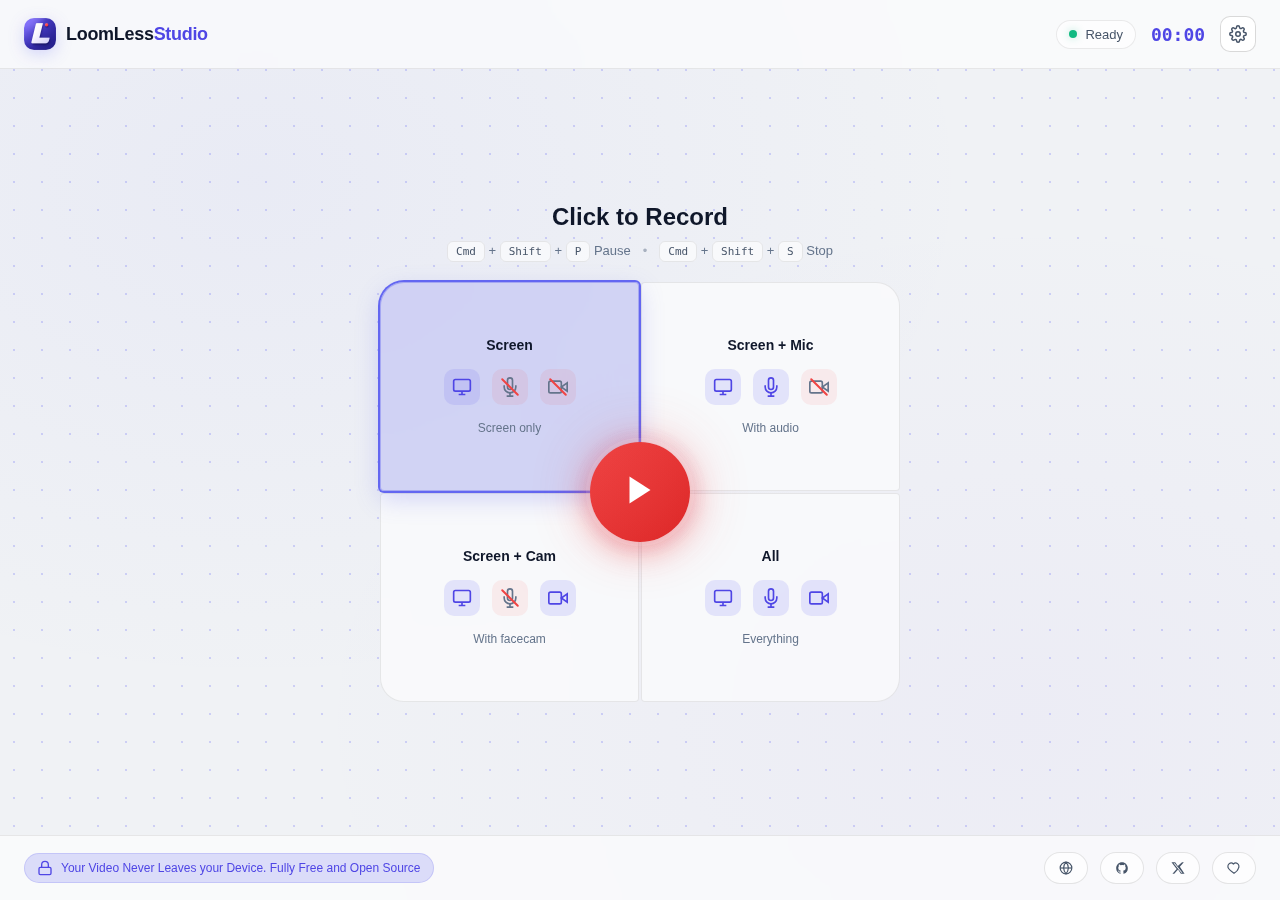
<file: desktop-app/src/index.html>
<!DOCTYPE html>
<html lang="en">
<head>
  <meta charset="UTF-8" />
  <meta name="viewport" content="width=device-width, initial-scale=1.0" />
  <title>LoomLess (alpha): Local Screen Recorder</title>
  <script>
    window.location.href = "recorder.html";
  </script>
</head>
<body>
</body>
</html>
</file>
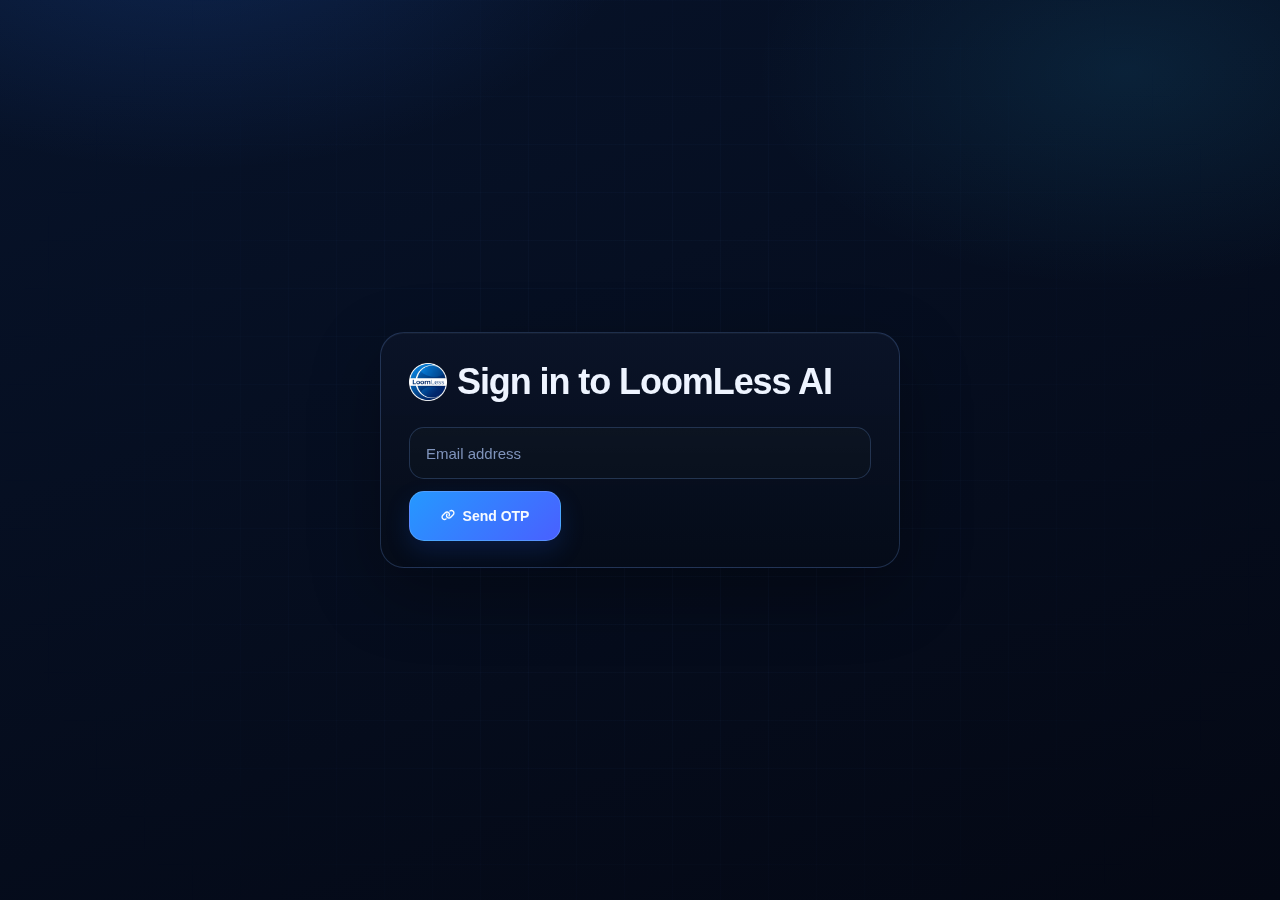
<file: ai-extension/public/auth.html>
<!doctype html>
<html lang="en">
  <head>
    <meta charset="UTF-8" />
    <meta name="viewport" content="width=device-width, initial-scale=1.0" />
    <title>LoomLess AI Access</title>
    <link rel="stylesheet" href="./auth.css" />
  </head>
  <body>
    <canvas id="confetti-canvas" class="confetti-canvas" aria-hidden="true"></canvas>

    <main class="shell">
      <header class="hero">
        <h1 class="title-with-icon hero-title">
          <img src="./icon.png" alt="LoomLess AI" class="hero-title-icon" />
          <span id="hero-title-text">Sign in to LoomLess AI</span>
        </h1>
      </header>

      <section id="stage-login" class="card stage">
        <form id="login-form" class="form">
          <div id="email-step" class="email-step">
            <input
              id="login-email"
              class="input"
              type="email"
              maxlength="254"
              autocomplete="email"
              placeholder="Email address"
              required
            />

            <button id="send-code-btn" class="btn primary" type="button">
              <span data-ll-icon="verify" data-ll-icon-class="inline-icon-sm" aria-hidden="true"></span>
              <span>Send OTP</span>
            </button>
          </div>

          <div id="otp-step" class="otp-step" hidden>
            <label for="otp-code" class="label label-with-icon">
              <span data-ll-icon="verify" data-ll-icon-class="inline-icon-sm" aria-hidden="true"></span>
              <span>Verification code</span>
            </label>
            <div id="otp-slots" class="otp-slots" aria-label="8 digit OTP input">
              <input class="otp-slot" type="text" inputmode="numeric" maxlength="1" autocomplete="one-time-code" />
              <input class="otp-slot" type="text" inputmode="numeric" maxlength="1" />
              <input class="otp-slot" type="text" inputmode="numeric" maxlength="1" />
              <input class="otp-slot" type="text" inputmode="numeric" maxlength="1" />
              <input class="otp-slot" type="text" inputmode="numeric" maxlength="1" />
              <input class="otp-slot" type="text" inputmode="numeric" maxlength="1" />
              <input class="otp-slot" type="text" inputmode="numeric" maxlength="1" />
              <input class="otp-slot" type="text" inputmode="numeric" maxlength="1" />
            </div>
            <input
              id="otp-code"
              class="input"
              type="text"
              inputmode="numeric"
              pattern="[0-9]{8}"
              maxlength="8"
              autocomplete="one-time-code"
              required
            />

            <div class="otp-actions">
              <button id="verify-code-btn" class="btn primary" type="button">
                <span data-ll-icon="success" data-ll-icon-class="inline-icon-sm" aria-hidden="true"></span>
                <span>Verify and Continue</span>
              </button>
              <button id="resend-code-btn" class="btn ghost" type="button">
                <span data-ll-icon="sparkle" data-ll-icon-class="inline-icon-sm" aria-hidden="true"></span>
                <span>Resend OTP</span>
              </button>
            </div>
          </div>
        </form>
      </section>

      <section id="stage-profile" class="card stage" hidden>
        <form id="profile-form" class="form">
          <label for="profile-name" class="label label-with-icon">
            <span data-ll-icon="user" data-ll-icon-class="inline-icon-sm" aria-hidden="true"></span>
            <span>Name <span class="required-mark" aria-hidden="true">*</span></span>
          </label>
          <input id="profile-name" class="input" type="text" maxlength="200" autocomplete="name" required />

          <label for="profile-age" class="label label-with-icon">
            <span data-ll-icon="age" data-ll-icon-class="inline-icon-sm" aria-hidden="true"></span>
            <span>Age <span class="required-mark" aria-hidden="true">*</span></span>
          </label>
          <input id="profile-age" class="input" type="number" min="13" max="100" step="1" required />

          <button id="profile-submit" class="btn primary profile-submit-btn" type="submit">
            <span data-ll-icon="success" data-ll-icon-class="inline-icon-sm" aria-hidden="true"></span>
            <span>Save and Continue</span>
          </button>
        </form>
      </section>

      <section id="stage-success" class="card stage" hidden>
        <h2 class="title-with-icon">
          <span data-ll-icon="success" data-ll-icon-class="inline-icon-md" aria-hidden="true"></span>
          <span>You are all set</span>
        </h2>
        <p class="desc">
          You can now open LoomLess AI extension popup and start using chat + floating assistant.
        </p>
        <button id="close-btn" class="btn primary" type="button">
          <span data-ll-icon="rocket" data-ll-icon-class="inline-icon-sm" aria-hidden="true"></span>
          <span>Done, Close This Tab</span>
        </button>
      </section>

      <div class="status-wrap" data-empty="true">
        <p id="status" class="status" aria-live="polite"></p>
      </div>
    </main>

    <script src="./icon-map.js"></script>
    <script type="module" src="./auth.js"></script>
  </body>
</html>
</file>
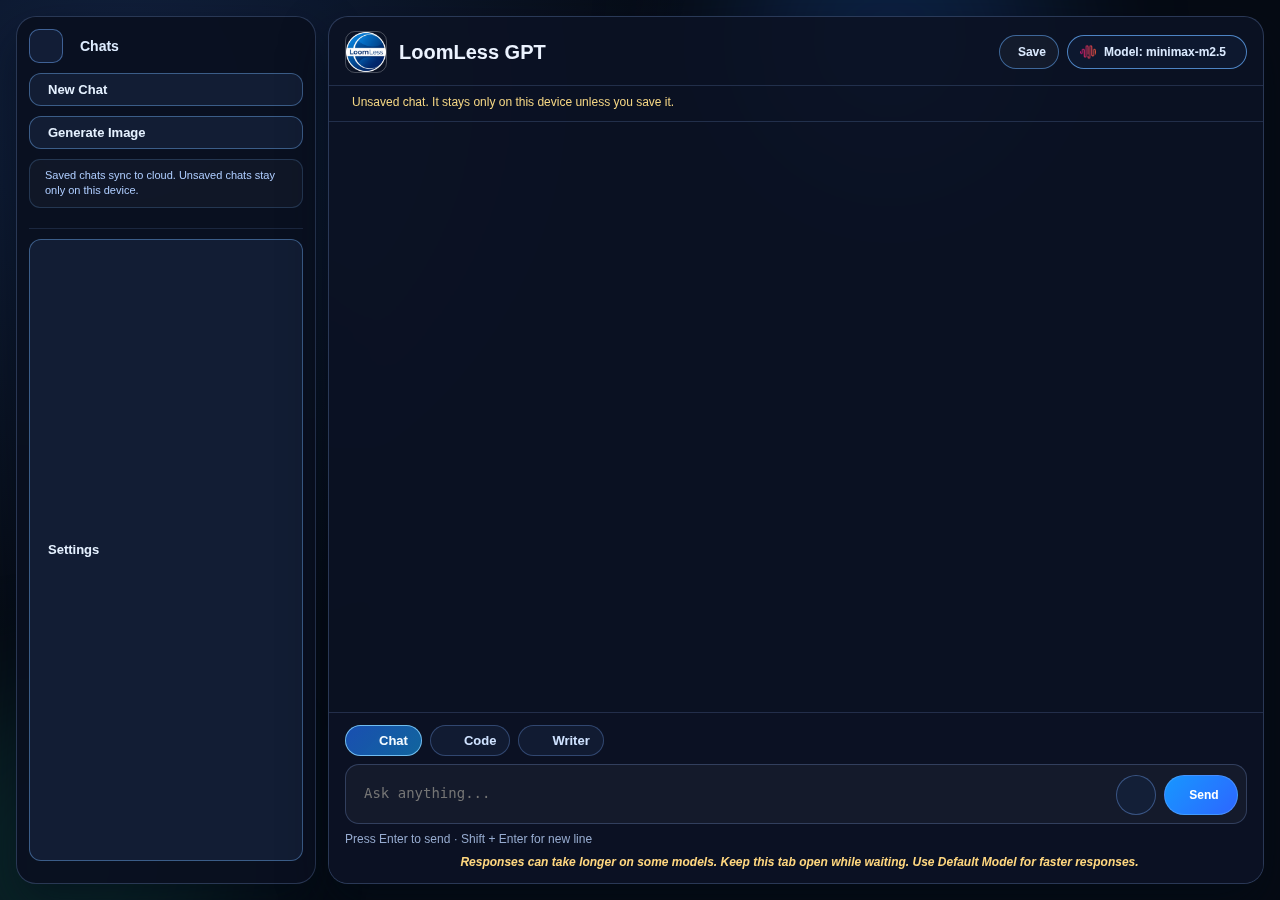
<file: ai-extension/public/chat.html>
<!doctype html>
<html lang="en">
  <head>
    <meta charset="UTF-8" />
    <meta name="viewport" content="width=device-width, initial-scale=1.0" />
    <title>LoomLess AI Chat</title>
    <link rel="stylesheet" href="./chat.css" />
  </head>
  <body>
    <div class="bg-orb orb-a"></div>
    <div class="bg-orb orb-b"></div>

    <main id="chat-shell" class="chat-shell">
      <aside id="chat-sidebar" class="chat-sidebar">
        <div class="sidebar-top">
          <button id="sidebar-toggle-btn" class="sidebar-toggle-btn" type="button" title="Collapse sidebar">
            <span data-ll-icon="sidebarCollapse" data-ll-icon-class="inline-icon-sm" aria-hidden="true"></span>
          </button>
          <h3 class="sidebar-title">
            <span data-ll-icon="history" data-ll-icon-class="inline-icon-sm" aria-hidden="true"></span>
            <span>Chats</span>
          </h3>
        </div>

        <button id="sidebar-new-chat-btn" type="button" class="sidebar-new-chat-btn" title="Start a new chat">
          <span data-ll-icon="newChat" data-ll-icon-class="inline-icon-sm" aria-hidden="true"></span>
          <span class="sidebar-btn-text">New Chat</span>
        </button>
        <button id="sidebar-image-btn" type="button" class="sidebar-image-btn" title="Generate image">
          <span data-ll-icon="modeImage" data-ll-icon-class="inline-icon-sm" aria-hidden="true"></span>
          <span class="sidebar-btn-text">Generate Image</span>
        </button>

        <p class="sidebar-hint">
          <span data-ll-icon="warning" data-ll-icon-class="inline-icon-sm" aria-hidden="true"></span>
          <span>Saved chats sync to cloud. Unsaved chats stay only on this device.</span>
        </p>

        <div id="saved-sessions-list" class="saved-sessions-list"></div>

        <div class="sidebar-bottom">
          <button id="sidebar-settings-btn" type="button" class="sidebar-settings-btn" title="Settings">
            <span data-ll-icon="settings" data-ll-icon-class="inline-icon-sm" aria-hidden="true"></span>
            <span class="sidebar-btn-text">Settings</span>
          </button>
        </div>
      </aside>

      <section class="chat-panel">
        <header class="chat-header">
          <div class="title-wrap">
            <img src="./icon.png" alt="LoomLess AI" class="header-brand-icon" />
            <div>
              <h2>LoomLess GPT</h2>
              <p id="chat-status" class="status-hidden" aria-live="polite"></p>
            </div>
          </div>

          <div class="header-actions">
            <button id="pin-session-btn" class="ghost-btn pin-session-btn" aria-pressed="false" title="Save this chat">
              <span class="pin-session-icon" data-ll-icon="pin" data-ll-icon-class="inline-icon-sm" aria-hidden="true"></span>
              <span id="pin-session-label">Save</span>
            </button>
            <button id="model-picker-btn" class="ghost-btn model-picker-btn" aria-expanded="false">
              <img id="active-model-icon" class="model-picker-icon" src="./icon.png" alt="" />
              <span id="model-picker-label">Model</span>
              <span class="model-picker-chevron" data-ll-icon="chevronDown" data-ll-icon-class="inline-icon-sm" aria-hidden="true"></span>
            </button>
          </div>
        </header>
        <p id="session-save-disclaimer" class="session-save-disclaimer">
          <span data-ll-icon="warning" data-ll-icon-class="inline-icon-sm" aria-hidden="true"></span>
          <span>Unsaved chat. It stays only on this device unless you save it.</span>
        </p>

        <div id="chat-messages" class="chat-messages"></div>
        <section id="image-mode-stage" class="image-mode-stage" hidden></section>

        <section id="auth-gate" class="auth-gate" hidden>
          <h3>Sign in required</h3>
          <p>Open LoomLess AI extension popup and login with email/password to use chat.</p>
        </section>

        <footer class="composer">
          <div class="mode-tabs" role="tablist" aria-label="Assistant mode">
            <button id="mode-chat-btn" type="button" class="mode-tab active" data-chat-mode="chat" aria-selected="true">
              <span class="mode-tab-icon" data-ll-icon="modeChat" data-ll-icon-class="inline-icon-sm" aria-hidden="true"></span>
              <span>Chat</span>
            </button>
            <button id="mode-code-btn" type="button" class="mode-tab" data-chat-mode="code" aria-selected="false">
              <span class="mode-tab-icon code" data-ll-icon="modeCode" data-ll-icon-class="inline-icon-sm" aria-hidden="true"></span>
              <span>Code</span>
            </button>
            <button id="mode-writer-btn" type="button" class="mode-tab" data-chat-mode="writer" aria-selected="false">
              <span class="mode-tab-icon writer" data-ll-icon="edit" data-ll-icon-class="inline-icon-sm" aria-hidden="true"></span>
              <span>Writer</span>
            </button>
          </div>
          <p id="mode-note" class="mode-note" hidden></p>
          <div id="upload-preview-list" class="upload-preview-list" hidden></div>
          <div class="composer-box">
            <textarea id="chat-input" rows="1" placeholder="Ask anything..."></textarea>
            <div class="composer-right">
              <div class="upload-wrap">
                <button id="upload-btn" type="button" class="upload-btn" title="Upload file">
                  <span data-ll-icon="upload" data-ll-icon-class="inline-icon-md" aria-hidden="true"></span>
                </button>
                <div id="upload-menu" class="upload-menu" hidden>
                  <button id="upload-image-option" type="button" class="upload-option">
                    <span data-ll-icon="uploadImage" data-ll-icon-class="inline-icon-sm" aria-hidden="true"></span>
                    <span>Upload Image</span>
                  </button>
                  <button id="upload-pdf-option" type="button" class="upload-option">
                    <span data-ll-icon="uploadPdf" data-ll-icon-class="inline-icon-sm" aria-hidden="true"></span>
                    <span>Upload PDF</span>
                  </button>
                  <button id="upload-doc-option" type="button" class="upload-option">
                    <span data-ll-icon="uploadDoc" data-ll-icon-class="inline-icon-sm" aria-hidden="true"></span>
                    <span>Upload DOC/TXT</span>
                  </button>
                  <button id="upload-ppt-option" type="button" class="upload-option">
                    <span data-ll-icon="uploadPpt" data-ll-icon-class="inline-icon-sm" aria-hidden="true"></span>
                    <span>Upload PPT</span>
                  </button>
                  <button id="upload-sheet-option" type="button" class="upload-option">
                    <span data-ll-icon="uploadSheet" data-ll-icon-class="inline-icon-sm" aria-hidden="true"></span>
                    <span>Upload Sheet</span>
                  </button>
                </div>
              </div>
              <button id="send-btn" class="primary-btn">
                <span class="send-btn-icon" data-ll-icon="send" data-ll-icon-class="inline-icon-sm" aria-hidden="true"></span>
                <span>Send</span>
              </button>
            </div>
          </div>
          <div class="composer-actions">
            <span class="hint">Press Enter to send · Shift + Enter for new line</span>
          </div>
          <p class="model-speed-disclaimer">
            <span class="model-speed-icon" data-ll-icon="warning" data-ll-icon-class="inline-icon-sm" aria-hidden="true"></span>
            <span><strong><em>Responses can take longer on some models. Keep this tab open while waiting. Use Default Model for faster responses.</em></strong></span>
          </p>
          <input id="image-upload-input" type="file" accept="image/png,image/jpeg,image/jpg" multiple hidden />
          <input id="pdf-upload-input" type="file" accept=".pdf,application/pdf" multiple hidden />
          <input
            id="doc-upload-input"
            type="file"
            accept=".doc,.docx,.txt,text/plain,application/msword,application/vnd.openxmlformats-officedocument.wordprocessingml.document"
            multiple
            hidden
          />
          <input
            id="ppt-upload-input"
            type="file"
            accept=".ppt,.pptx,application/vnd.ms-powerpoint,application/vnd.openxmlformats-officedocument.presentationml.presentation"
            multiple
            hidden
          />
          <input
            id="sheet-upload-input"
            type="file"
            accept=".xlsx,.xls,application/vnd.openxmlformats-officedocument.spreadsheetml.sheet,application/vnd.ms-excel"
            multiple
            hidden
          />
        </footer>
      </section>

      <section id="model-picker-popover" class="model-picker-popover" hidden>
        <div class="model-popover-header">
          <p>Pick a model</p>
        </div>
        <div id="missing-icons" class="missing-icons" hidden></div>
        <div id="model-list" class="model-list"></div>
      </section>

      <section id="image-preview-modal" class="sources-modal" hidden>
        <div id="image-preview-backdrop" class="sources-backdrop"></div>
        <div class="sources-dialog image-preview-dialog" role="dialog" aria-modal="true" aria-labelledby="image-preview-title">
          <header class="sources-header">
            <div>
              <h3 id="image-preview-title">Attached Image</h3>
            </div>
            <button id="image-preview-close-btn" type="button" class="ghost-btn">Close</button>
          </header>
          <div class="image-preview-body">
            <img id="image-preview-modal-img" class="image-preview-modal-img" alt="Attached image full preview" />
          </div>
        </div>
      </section>

      <section id="settings-modal" class="sources-modal settings-modal" hidden>
        <div id="settings-modal-backdrop" class="sources-backdrop"></div>
        <div class="sources-dialog settings-dialog" role="dialog" aria-modal="true" aria-labelledby="settings-title">
          <header class="sources-header settings-modal-header">
            <div class="settings-header-copy">
              <h3 id="settings-title">Settings</h3>
            </div>
            <div class="settings-header-actions">
              <button id="settings-save-btn" type="button" class="primary-btn settings-save-btn">
                <span data-ll-icon="success" data-ll-icon-class="inline-icon-sm" aria-hidden="true"></span>
                <span>Save</span>
              </button>
              <button id="settings-close-btn" type="button" class="ghost-btn settings-close-icon-btn" aria-label="Close settings">
                <span data-ll-icon="remove" data-ll-icon-class="inline-icon-sm" aria-hidden="true"></span>
              </button>
            </div>
          </header>

          <div class="settings-body">
            <aside class="settings-profile-panel">
              <section class="settings-card settings-profile-rail">
                <div class="settings-profile-top">
                  <div class="settings-profile-avatar">
                    <span data-ll-icon="user" data-ll-icon-class="inline-icon-md" aria-hidden="true"></span>
                  </div>
                  <div>
                    <p class="settings-section-eyebrow">Profile</p>
                    <h4 id="settings-profile-name">LoomLess User</h4>
                    <p id="settings-profile-contact" class="settings-profile-meta">ayaangames@gmail.com</p>
                  </div>
                </div>

                <div class="settings-rail-meta">
                  <div class="settings-rail-stat">
                    <span class="settings-rail-stat-icon" data-ll-icon="age" data-ll-icon-class="inline-icon-sm" aria-hidden="true"></span>
                    <div class="settings-rail-stat-copy">
                      <span class="settings-rail-stat-label">Age</span>
                      <strong id="settings-age-value" class="settings-rail-stat-value">18+</strong>
                    </div>
                  </div>
                  <div class="settings-rail-stat">
                    <span class="settings-rail-stat-icon" data-ll-icon="info" data-ll-icon-class="inline-icon-sm" aria-hidden="true"></span>
                    <div class="settings-rail-stat-copy">
                      <span class="settings-rail-stat-label">Location</span>
                      <strong id="settings-location-value" class="settings-rail-stat-value">This device</strong>
                    </div>
                  </div>
                </div>

                <div class="settings-rail-section">
                  <div class="settings-rail-heading">
                    <span data-ll-icon="rocket" data-ll-icon-class="inline-icon-sm" aria-hidden="true"></span>
                    <span>Check Out</span>
                  </div>

                  <div class="settings-contact-links settings-links-inline">
                    <a class="settings-contact-chip" href="https://pizbot.com" target="_blank" rel="noreferrer noopener">
                      <span data-ll-icon="sparkle" data-ll-icon-class="inline-icon-sm" aria-hidden="true"></span>
                      <span>pizbot.com</span>
                    </a>
                    <a class="settings-contact-chip" href="https://loomless.fun" target="_blank" rel="noreferrer noopener">
                      <span data-ll-icon="rocket" data-ll-icon-class="inline-icon-sm" aria-hidden="true"></span>
                      <span>loomless.fun</span>
                    </a>
                  </div>
                </div>

                <div class="settings-rail-section">
                  <div class="settings-rail-heading">
                    <span data-ll-icon="email" data-ll-icon-class="inline-icon-sm" aria-hidden="true"></span>
                    <span>Contact</span>
                  </div>

                  <div class="settings-contact-links">
                    <a class="settings-contact-chip settings-contact-btn" href="mailto:ayaangames@gmail.com">
                      <span data-ll-icon="email" data-ll-icon-class="inline-icon-sm" aria-hidden="true"></span>
                      <span>Contact</span>
                    </a>
                  </div>
                </div>

                <div class="settings-rail-section settings-rail-section-danger">
                  <div class="settings-rail-heading">
                    <span data-ll-icon="warning" data-ll-icon-class="inline-icon-sm" aria-hidden="true"></span>
                    <span>Access</span>
                  </div>

                  <div class="settings-action-row">
                    <button id="settings-logout-btn" type="button" class="ghost-btn settings-action-btn">
                      <span data-ll-icon="power" data-ll-icon-class="inline-icon-sm" aria-hidden="true"></span>
                      <span>Log Out</span>
                    </button>
                    <button id="settings-delete-account-btn" type="button" class="settings-delete-btn">
                      <span data-ll-icon="delete" data-ll-icon-class="inline-icon-sm" aria-hidden="true"></span>
                      <span>Delete Account</span>
                    </button>
                  </div>
                </div>
              </section>
            </aside>

            <div class="settings-main-panel">
              <section class="settings-card settings-form-shell">
                <div class="settings-form-intro">
                  <div class="settings-section-head">
                    <span data-ll-icon="edit" data-ll-icon-class="inline-icon-sm" aria-hidden="true"></span>
                    <h4>About You</h4>
                  </div>
                </div>

                <div class="settings-form-group">
                  <label class="settings-field">
                    <span class="settings-field-label">
                      <span data-ll-icon="user" data-ll-icon-class="inline-icon-sm" aria-hidden="true"></span>
                      <span>Name</span>
                    </span>
                    <input id="settings-name-input" class="settings-input" type="text" maxlength="60" placeholder="Your display name" />
                  </label>
                </div>

                <div class="settings-form-group">
                  <div class="settings-field-label">
                    <span data-ll-icon="userPlus" data-ll-icon-class="inline-icon-sm" aria-hidden="true"></span>
                    <span>Gender</span>
                  </div>
                  <div class="settings-choice-row">
                    <button id="settings-gender-male-btn" type="button" class="settings-choice-btn active" data-settings-gender="male">
                      <span class="settings-choice-symbol" aria-hidden="true">♂</span>
                      <span>Male</span>
                    </button>
                    <button id="settings-gender-female-btn" type="button" class="settings-choice-btn" data-settings-gender="female">
                      <span class="settings-choice-symbol" aria-hidden="true">♀</span>
                      <span>Female</span>
                    </button>
                  </div>
                </div>

                <div class="settings-form-group">
                  <div class="settings-section-head">
                    <span data-ll-icon="sidebarExpand" data-ll-icon-class="inline-icon-sm" aria-hidden="true"></span>
                    <h4>Sidebar Mode</h4>
                  </div>

                  <div class="settings-choice-row">
                    <button id="settings-sidebar-manual-btn" type="button" class="settings-choice-btn active" data-settings-sidebar="manual">
                      <span data-ll-icon="sidebarCollapse" data-ll-icon-class="inline-icon-sm" aria-hidden="true"></span>
                      <span>Manual</span>
                    </button>
                    <button id="settings-sidebar-auto-btn" type="button" class="settings-choice-btn" data-settings-sidebar="auto">
                      <span data-ll-icon="sidebarExpand" data-ll-icon-class="inline-icon-sm" aria-hidden="true"></span>
                      <span>Auto Sidebar</span>
                    </button>
                  </div>
                </div>

                <div class="settings-form-group settings-form-group-memory">
                  <div class="settings-section-head">
                    <span data-ll-icon="sparkle" data-ll-icon-class="inline-icon-sm" aria-hidden="true"></span>
                    <h4>Memory</h4>
                  </div>

                  <label class="settings-field">
                    <textarea
                      id="settings-memory-input"
                      class="settings-textarea"
                      maxlength="800"
                      placeholder="Add preferences, tone, work style, or anything worth remembering..."
                    ></textarea>
                  </label>
                  <div class="settings-counter-row">
                    <span id="settings-memory-counter" class="settings-counter">0 / 800</span>
                  </div>
                </div>
              </section>
            </div>
          </div>
        </div>
      </section>

      <section id="session-item-menu" class="session-item-menu" hidden>
        <button id="session-menu-edit-btn" type="button" class="session-item-menu-btn">
          <span data-ll-icon="edit" data-ll-icon-class="inline-icon-sm" aria-hidden="true"></span>
          <span>Edit title</span>
        </button>
        <button id="session-menu-delete-btn" type="button" class="session-item-menu-btn danger">
          <span data-ll-icon="delete" data-ll-icon-class="inline-icon-sm" aria-hidden="true"></span>
          <span>Unsave/Delete</span>
        </button>
      </section>
    </main>

    <script src="./vendor/jszip.min.js"></script>
    <script src="./vendor/mammoth.browser.min.js"></script>
    <script src="./vendor/xlsx.full.min.js"></script>
    <script src="./vendor/jspdf.umd.min.js"></script>
    <script src="./icon-map.js"></script>
    <script type="module" src="./chat.js"></script>
  </body>
</html>
</file>
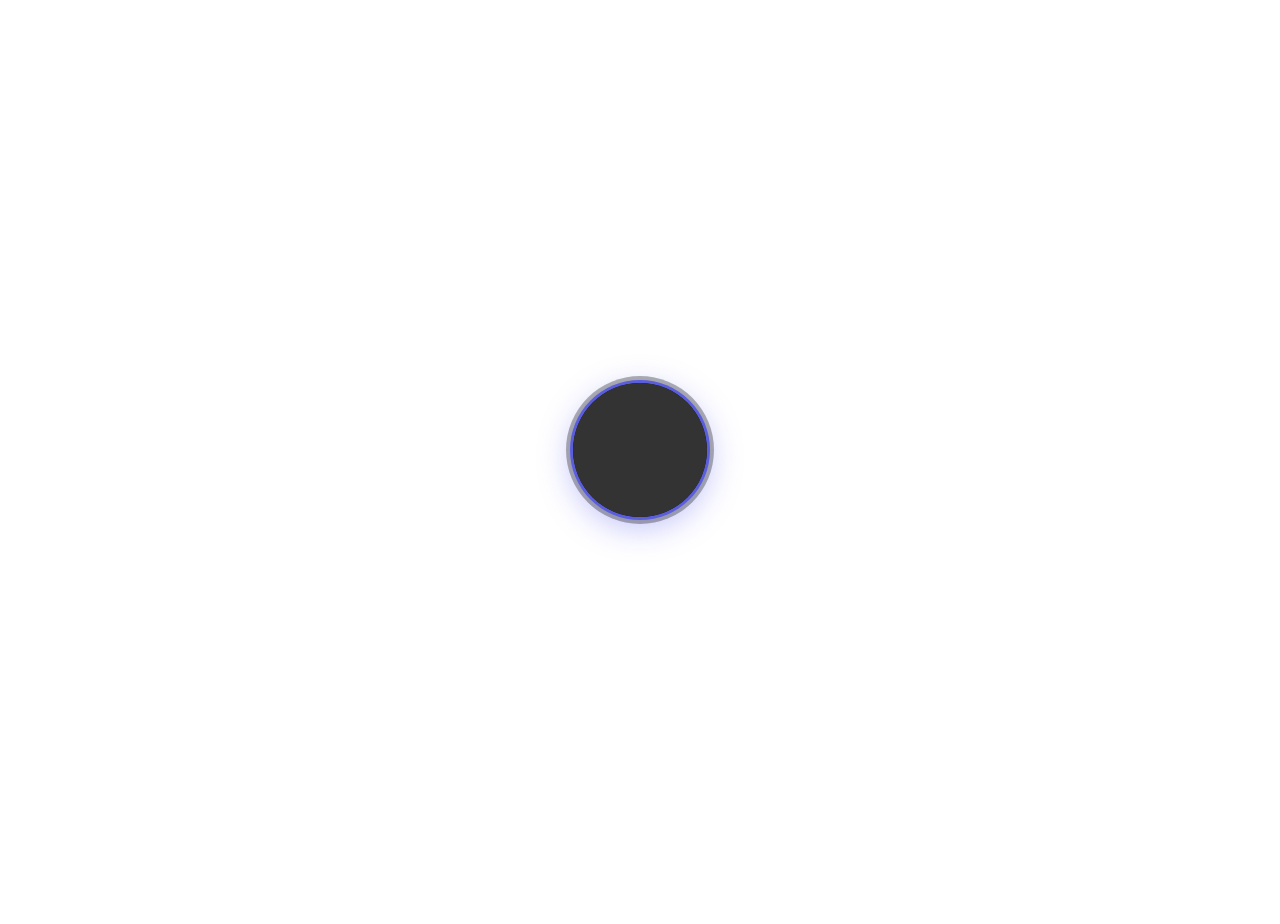
<file: desktop-app/src/camoverlay.html>
<!DOCTYPE html>
<html lang="en">
<head>
  <meta charset="UTF-8" />
  <meta name="viewport" content="width=device-width, initial-scale=1.0" />
  <title>Camera Overlay</title>
  <style>
    * {
      margin: 0;
      padding: 0;
      box-sizing: border-box;
    }
    
    html, body {
      width: 100%;
      height: 100%;
      overflow: hidden;
      background: transparent;
      -webkit-app-region: drag;
      cursor: grab;
    }
    
    .overlay-container {
      width: 100%;
      height: 100%;
      display: flex;
      align-items: center;
      justify-content: center;
      background: transparent;
      position: relative;
    }
    
    .camera-frame {
      width: 140px;
      height: 140px;
      border-radius: 50%;
      overflow: hidden;
      border: 3px solid rgba(99, 102, 241, 0.9);
      box-shadow: 0 0 0 4px rgba(0,0,0,0.3), 0 8px 32px rgba(99, 102, 241, 0.4);
      background: #1a1a1e;
      position: relative;
    }
    
    #cameraVideo {
      width: 100%;
      height: 100%;
      object-fit: cover;
      transform: scaleX(-1);
      border-radius: 50%;
      background: #000;
    }
    
    .recording-dot {
      position: absolute;
      top: 8px;
      right: 8px;
      width: 12px;
      height: 12px;
      background: #ef4444;
      border-radius: 50%;
      opacity: 0;
      transition: opacity 0.3s;
      z-index: 10;
    }
    
    .recording-dot.active {
      opacity: 1;
      animation: blink 1s infinite;
    }
    
    @keyframes blink {
      0%, 100% { opacity: 1; }
      50% { opacity: 0.4; }
    }
    
    .drag-hint {
      position: absolute;
      bottom: -24px;
      left: 50%;
      transform: translateX(-50%);
      font-size: 10px;
      color: rgba(255,255,255,0.5);
      opacity: 0;
      transition: opacity 0.2s;
      white-space: nowrap;
      pointer-events: none;
      font-family: -apple-system, BlinkMacSystemFont, 'Segoe UI', sans-serif;
    }
    
    .overlay-container:hover .drag-hint {
      opacity: 1;
    }
    
    .camera-error {
      display: none;
      color: rgba(255,255,255,0.6);
      font-size: 11px;
      text-align: center;
      font-family: -apple-system, BlinkMacSystemFont, 'Segoe UI', sans-serif;
    }
  </style>
</head>
<body>
  <div class="overlay-container" id="overlayContainer">
    <div class="camera-frame" id="cameraFrame">
      <video id="cameraVideo" autoplay playsinline muted></video>
      <div class="recording-dot" id="recordingDot"></div>
    </div>
    <div class="drag-hint">Drag to move</div>
  </div>

  <script>
    (async function() {
      const video = document.getElementById('cameraVideo');
      const recordingDot = document.getElementById('recordingDot');
      const overlayContainer = document.getElementById('overlayContainer');
      
      let isDragging = false;
      let dragOffset = { x: 0, y: 0 };
      let tauriWindow = null;
      
      async function init() {
        if (window.__TAURI__) {
          const { getCurrentWindow } = window.__TAURI__.window;
          tauriWindow = getCurrentWindow();
          
          // Restore saved position
          const savedX = localStorage.getItem('camOverlay_x');
          const savedY = localStorage.getItem('camOverlay_y');
          if (savedX !== null && savedY !== null) {
            try {
              await tauriWindow.setPosition({ 
                type: 'Physical', 
                x: parseInt(savedX), 
                y: parseInt(savedY) 
              });
            } catch (e) {}
          }
          
          // Save position on move
          tauriWindow.onMoved(({ payload }) => {
            localStorage.setItem('camOverlay_x', payload.x.toString());
            localStorage.setItem('camOverlay_y', payload.y.toString());
          });
          
          // Listen for recording state from main window
          const { listen } = window.__TAURI__.event;
          await listen('cam-overlay-state', (event) => {
            const { isRecording } = event.payload || {};
            recordingDot.classList.toggle('active', !!isRecording);
          });
        }
      }
      
      async function startCamera() {
        try {
          const stream = await navigator.mediaDevices.getUserMedia({
            video: {
              width: { ideal: 640 },
              height: { ideal: 480 },
              frameRate: { ideal: 30 }
            },
            audio: false
          });
          video.srcObject = stream;
        } catch (error) {
          console.error('Overlay camera error:', error);
          video.style.background = '#333';
        }
      }
      
      // Drag logic - drag outside the camera circle to move the window
      overlayContainer.addEventListener('pointerdown', async (e) => {
        if (e.target.closest('.camera-frame')) return;
        
        isDragging = true;
        
        if (window.__TAURI__) {
          const { getCurrentWindow } = window.__TAURI__.window;
          const currentWin = getCurrentWindow();
          const pos = await currentWin.outerPosition();
          dragOffset.x = e.screenX - pos.x;
          dragOffset.y = e.screenY - pos.y;
        }
        
        e.preventDefault();
      });
      
      overlayContainer.addEventListener('pointermove', async (e) => {
        if (!isDragging || !window.__TAURI__) return;
        
        const { getCurrentWindow } = window.__TAURI__.window;
        const currentWin = getCurrentWindow();
        const newX = Math.round(e.screenX - dragOffset.x);
        const newY = Math.round(e.screenY - dragOffset.y);
        
        await currentWin.setPosition({ type: 'Physical', x: newX, y: newY });
      });
      
      overlayContainer.addEventListener('pointerup', () => {
        isDragging = false;
      });
      
      overlayContainer.addEventListener('pointercancel', () => {
        isDragging = false;
      });
      
      await init();
      await startCamera();
    })();
  </script>
</body>
</html>
</file>
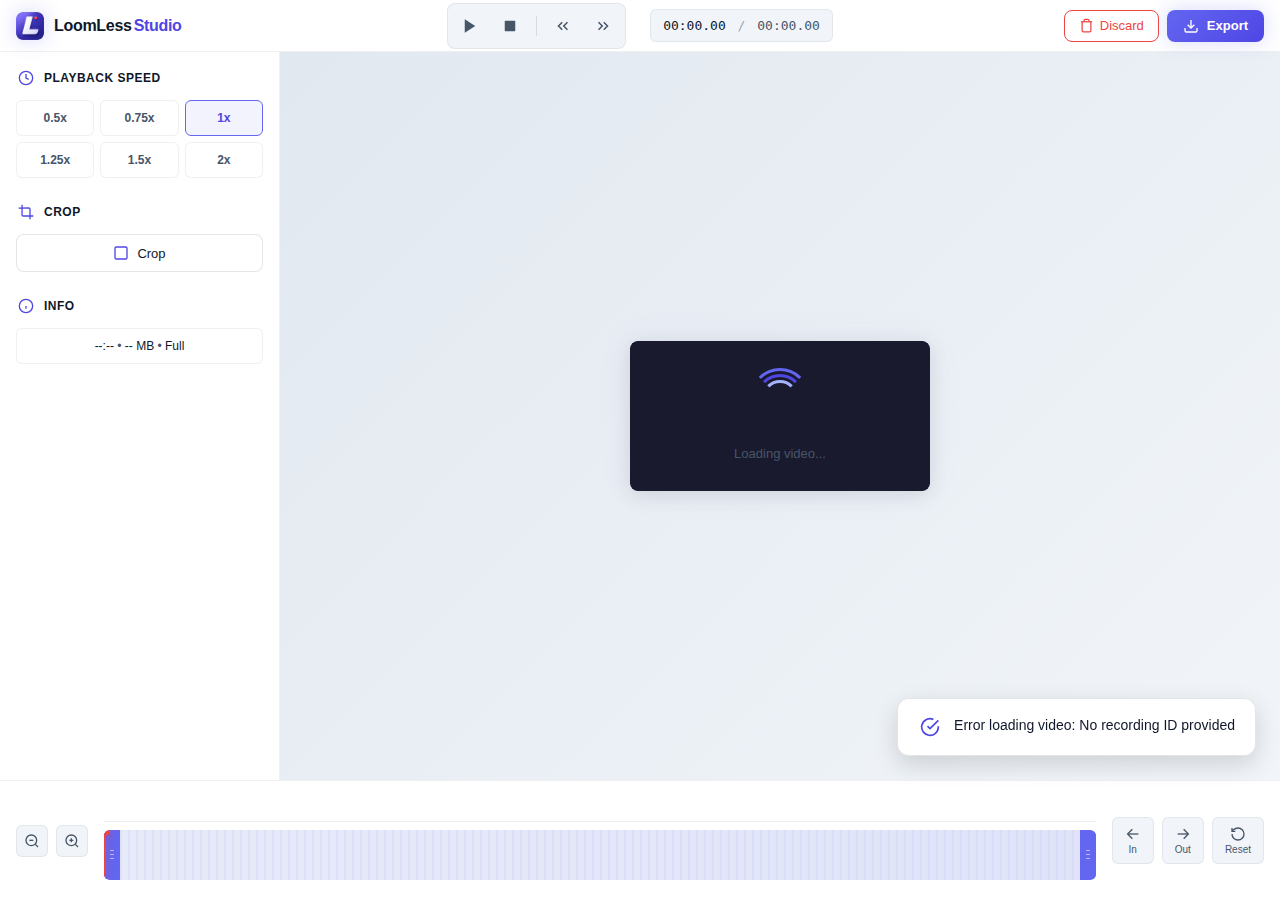
<file: desktop-app/src/editor.html>
<!DOCTYPE html>
<html lang="en">
  <head>
    <meta charset="UTF-8" />
    <meta name="viewport" content="width=device-width, initial-scale=1.0" />
    <title>LoomLess (alpha): Editor</title>
    <link rel="stylesheet" href="editor.css" />
  </head>
  <body>
    <div class="studio-container">
      <!-- Top Toolbar -->
      <header class="studio-toolbar">
        <div class="toolbar-left">
          <div class="brand">
            <img src="icon.png" alt="LoomLess" class="brand-icon-img" />
            <span class="brand-name">LoomLess<span class="brand-pro">Studio</span></span>
          </div>
        </div>
        <div class="toolbar-center">
          <div class="tool-group">
            <button class="tool-btn" id="playPauseBtn" title="Play/Pause">
              <svg viewBox="0 0 24 24" fill="currentColor" id="playIcon">
                <polygon points="5 3 19 12 5 21 5 3"></polygon>
              </svg>
              <svg viewBox="0 0 24 24" fill="currentColor" id="pauseIcon" class="hidden">
                <rect x="6" y="4" width="4" height="16"></rect>
                <rect x="14" y="4" width="4" height="16"></rect>
              </svg>
            </button>
            <button class="tool-btn" id="stopBtn" title="Stop">
              <svg viewBox="0 0 24 24" fill="currentColor">
                <rect x="5" y="5" width="14" height="14" rx="1"></rect>
              </svg>
            </button>
            <div class="tool-divider"></div>
            <button class="tool-btn" id="skipBackBtn" title="Skip Back 5s">
              <svg viewBox="0 0 24 24" fill="none" stroke="currentColor" stroke-width="2">
                <path d="M11 17l-5-5 5-5"></path>
                <path d="M18 17l-5-5 5-5"></path>
              </svg>
            </button>
            <button class="tool-btn" id="skipForwardBtn" title="Skip Forward 5s">
              <svg viewBox="0 0 24 24" fill="none" stroke="currentColor" stroke-width="2">
                <path d="M13 17l5-5-5-5"></path>
                <path d="M6 17l5-5-5-5"></path>
              </svg>
            </button>
          </div>
          <div class="time-display">
            <span id="currentTime">00:00.00</span>
            <span class="time-separator">/</span>
            <span id="totalTime">00:00.00</span>
          </div>
        </div>
        <div class="toolbar-right">
          <button class="discard-btn" id="discardBtn" title="Discard and go home">
            <svg viewBox="0 0 24 24" fill="none" stroke="currentColor" stroke-width="2">
              <path d="M3 6h18"></path>
              <path d="M19 6v14c0 1-1 2-2 2H7c-1 0-2-1-2-2V6"></path>
              <path d="M8 6V4c0-1 1-2 2-2h4c1 0 2 1 2 2v2"></path>
            </svg>
            <span>Discard</span>
          </button>
          <button class="export-btn" id="downloadBtn">
            <svg viewBox="0 0 24 24" fill="none" stroke="currentColor" stroke-width="2">
              <path d="M21 15v4a2 2 0 0 1-2 2H5a2 2 0 0 1-2-2v-4"></path>
              <polyline points="7 10 12 15 17 10"></polyline>
              <line x1="12" y1="15" x2="12" y2="3"></line>
            </svg>
            <span>Export</span>
          </button>
        </div>
      </header>

      <!-- Main Workspace -->
      <main class="studio-workspace">
        <!-- Left Panel - All Tools Combined -->
        <aside class="panel panel-left">
          <div class="panel-content-combined">
            <!-- Speed Section -->
            <div class="panel-section">
              <div class="section-header">
                <span class="section-icon">
                  <svg viewBox="0 0 24 24" fill="none" stroke="currentColor" stroke-width="2">
                    <circle cx="12" cy="12" r="10"></circle>
                    <polyline points="12 6 12 12 16 14"></polyline>
                  </svg>
                </span>
                <span>Playback Speed</span>
              </div>
              <div class="speed-presets compact">
                <button class="preset-btn" data-speed="0.5">0.5x</button>
                <button class="preset-btn" data-speed="0.75">0.75x</button>
                <button class="preset-btn active" data-speed="1">1x</button>
                <button class="preset-btn" data-speed="1.25">1.25x</button>
                <button class="preset-btn" data-speed="1.5">1.5x</button>
                <button class="preset-btn" data-speed="2">2x</button>
              </div>
            </div>

            <!-- Crop Section -->
            <div class="panel-section">
              <div class="section-header">
                <span class="section-icon">
                  <svg viewBox="0 0 24 24" fill="none" stroke="currentColor" stroke-width="2">
                    <path d="M6.13 1L6 16a2 2 0 0 0 2 2h15"></path>
                    <path d="M1 6.13L16 6a2 2 0 0 1 2 2v15"></path>
                  </svg>
                </span>
                <span>Crop</span>
              </div>
              <button class="action-btn full-width" id="cropModeBtn">
                <svg viewBox="0 0 24 24" fill="none" stroke="currentColor" stroke-width="2">
                  <rect x="3" y="3" width="18" height="18" rx="2" ry="2"></rect>
                </svg>
                <span>Crop</span>
              </button>
            </div>

            <!-- Info Section -->
            <div class="panel-section compact-info">
              <div class="section-header">
                <span class="section-icon">
                  <svg viewBox="0 0 24 24" fill="none" stroke="currentColor" stroke-width="2">
                    <circle cx="12" cy="12" r="10"></circle>
                    <line x1="12" y1="16" x2="12" y2="12"></line>
                    <line x1="12" y1="8" x2="12.01" y2="8"></line>
                  </svg>
                </span>
                <span>Info</span>
              </div>
              <div class="info-compact">
                <span id="infoDuration">--:--</span> • <span id="infoSize">-- MB</span> • <span id="infoTrimmed">Full</span>
              </div>
            </div>
          </div>
        </aside>

        <!-- Center - Video Preview -->
        <section class="preview-area">
          <div class="preview-container">
            <div class="preview-wrapper">
              <video id="videoPlayer">
                Your browser does not support the video tag.
              </video>
              <div id="videoLoading" class="video-loading">
                <div class="loader">
                  <div class="loader-ring"></div>
                  <div class="loader-ring"></div>
                  <div class="loader-ring"></div>
                </div>
                <p>Loading video...</p>
              </div>

              <!-- Crop Overlay -->
              <div id="cropOverlay" class="crop-overlay">
                <div id="cropSelection" class="crop-selection">
                  <div class="crop-handle nw"></div>
                  <div class="crop-handle ne"></div>
                  <div class="crop-handle sw"></div>
                  <div class="crop-handle se"></div>
                  <div class="crop-handle n"></div>
                  <div class="crop-handle e"></div>
                  <div class="crop-handle s"></div>
                  <div class="crop-handle w"></div>
                  <div class="crop-dimensions-display">
                    <span id="cropDimensionsText">1920 x 1080</span>
                  </div>
                </div>
              </div>
            </div>
          </div>
        </section>
      </main>

      <!-- Bottom - Timeline -->
      <footer class="studio-timeline">
        <div class="timeline-wrapper">
          <!-- Zoom Controls -->
          <div class="timeline-controls-left">
            <button class="timeline-btn" id="zoomOutBtn" title="Zoom Out">
              <svg viewBox="0 0 24 24" fill="none" stroke="currentColor" stroke-width="2">
                <circle cx="11" cy="11" r="8"></circle>
                <line x1="21" y1="21" x2="16.65" y2="16.65"></line>
                <line x1="8" y1="11" x2="14" y2="11"></line>
              </svg>
            </button>
            <button class="timeline-btn" id="zoomInBtn" title="Zoom In">
              <svg viewBox="0 0 24 24" fill="none" stroke="currentColor" stroke-width="2">
                <circle cx="11" cy="11" r="8"></circle>
                <line x1="21" y1="21" x2="16.65" y2="16.65"></line>
                <line x1="11" y1="8" x2="11" y2="14"></line>
                <line x1="8" y1="11" x2="14" y2="11"></line>
              </svg>
            </button>
          </div>

          <!-- Timeline Track -->
          <div class="timeline-main">
            <div class="timeline-ruler">
              <div class="ruler-marks" id="rulerMarks"></div>
            </div>
            <div class="timeline-track-container">
              <div id="timelineTrack" class="timeline-track">
                <div class="track-visualization" id="trackVisualization"></div>
                <div id="trimRegion" class="trim-region"></div>
                <div id="playhead" class="playhead">
                  <div class="playhead-line"></div>
                  <div class="playhead-handle"></div>
                </div>
                <div id="trimStartHandle" class="trim-handle trim-start">
                  <div class="handle-grip">
                    <span></span><span></span><span></span>
                  </div>
                </div>
                <div id="trimEndHandle" class="trim-handle trim-end">
                  <div class="handle-grip">
                    <span></span><span></span><span></span>
                  </div>
                </div>
              </div>
            </div>
          </div>

          <!-- Trim Controls -->
          <div class="timeline-controls-right">
            <button class="trim-action-btn" id="trimStartBtn" title="Set Trim Start">
              <svg viewBox="0 0 24 24" fill="none" stroke="currentColor" stroke-width="2">
                <path d="M11 19l-7-7 7-7"></path>
                <path d="M4 12h16"></path>
              </svg>
              <span>In</span>
            </button>
            <button class="trim-action-btn" id="trimEndBtn" title="Set Trim End">
              <svg viewBox="0 0 24 24" fill="none" stroke="currentColor" stroke-width="2">
                <path d="M13 5l7 7-7 7"></path>
                <path d="M20 12H4"></path>
              </svg>
              <span>Out</span>
            </button>
            <button class="trim-action-btn" id="resetTrimBtn" title="Reset Trim">
              <svg viewBox="0 0 24 24" fill="none" stroke="currentColor" stroke-width="2">
                <path d="M3 12a9 9 0 1 0 9-9 9.75 9.75 0 0 0-6.74 2.74L3 8"></path>
                <path d="M3 3v5h5"></path>
              </svg>
              <span>Reset</span>
            </button>
          </div>
        </div>
      </footer>

      <!-- Status Toast -->
      <div id="statusMessage" class="status-toast hidden">
        <div class="toast-icon" id="toastIcon">
          <svg viewBox="0 0 24 24" fill="none" stroke="currentColor" stroke-width="2">
            <path d="M22 11.08V12a10 10 0 1 1-5.93-9.14"></path>
            <polyline points="22 4 12 14.01 9 11.01"></polyline>
          </svg>
        </div>
        <div class="toast-content">
          <span id="statusText">Processing...</span>
          <div id="statusProgress" class="toast-progress hidden">
            <div id="statusProgressBar" class="toast-progress-bar"></div>
          </div>
        </div>
      </div>



      <!-- Export Processing Modal -->
      <div id="exportModal" class="export-modal hidden">
        <div class="export-modal-card">
          <div class="export-modal-processing">
            <div class="export-modal-spinner">
              <div class="export-spinner-ring"></div>
            </div>
            <p id="exportModalText" class="export-modal-label">Processing video...</p>
            <div class="export-modal-progress-track">
              <div id="exportModalProgressBar" class="export-modal-progress-fill"></div>
            </div>
          </div>
        </div>
      </div>

      <div class="settings-modal hidden" id="settingsModal" aria-hidden="true">
        <div class="settings-card" role="dialog" aria-modal="true" aria-labelledby="settingsTitle">
          <div class="settings-header">
            <div>
              <p class="settings-eyebrow">Studio Settings</p>
              <h2 id="settingsTitle">Customize LoomLess</h2>
            </div>
            <button class="settings-close-btn" id="settingsCloseBtn" type="button" aria-label="Close settings">
              <svg viewBox="0 0 24 24" fill="none" stroke="currentColor" stroke-width="2">
                <line x1="18" y1="6" x2="6" y2="18"></line>
                <line x1="6" y1="6" x2="18" y2="18"></line>
              </svg>
            </button>
          </div>

          <section class="settings-section">
            <div class="settings-section-title">Recording</div>
            <div class="settings-row settings-row-toggle">
              <div>
                <p class="settings-label">Show Floating Controls</p>
                <p class="settings-copy">Play/Pause and Stop buttons toggle</p>
              </div>
              <label class="settings-switch" for="floatingControlsToggle">
                <input type="checkbox" id="floatingControlsToggle" />
                <span class="settings-switch-slider"></span>
              </label>
            </div>
          </section>

          <section class="settings-section">
            <div class="settings-section-title">Appearance</div>
            <div class="theme-selector" id="themeSelector">
              <button class="theme-option-btn" type="button" data-theme-preference="system">System</button>
              <button class="theme-option-btn" type="button" data-theme-preference="light">Light</button>
              <button class="theme-option-btn" type="button" data-theme-preference="dark">Dark</button>
            </div>
          </section>

          <section class="settings-section settings-section-about">
            <div class="settings-section-title">About</div>
            <div class="settings-about-card">
              <p class="settings-about-title">Built by moayaan.eth</p>
              <p class="settings-about-copy">Privacy-first screen recording, built locally with no cloud uploads.</p>
              <div class="settings-links">
                <a href="https://moayaan.com" target="_blank" rel="noopener noreferrer" class="settings-link-btn">
                  <svg viewBox="0 0 24 24" fill="none" stroke="currentColor" stroke-width="2"><circle cx="12" cy="12" r="10"></circle><path d="M2 12h20"></path><path d="M12 2a15.3 15.3 0 0 1 4 10 15.3 15.3 0 0 1-4 10 15.3 15.3 0 0 1-4-10 15.3 15.3 0 0 1 4-10z"></path></svg>
                  <span>Website</span>
                </a>
                <a href="https://github.com/moayaan1911/loomless" target="_blank" rel="noopener noreferrer" class="settings-link-btn">
                  <svg viewBox="0 0 24 24" fill="currentColor"><path d="M12 2C6.48 2 2 6.59 2 12.25c0 4.53 2.87 8.37 6.84 9.73.5.09.68-.22.68-.49 0-.24-.01-1.04-.01-1.88-2.78.62-3.37-1.21-3.37-1.21-.45-1.18-1.11-1.49-1.11-1.49-.91-.64.07-.63.07-.63 1 .08 1.53 1.05 1.53 1.05.89 1.57 2.34 1.11 2.91.85.09-.66.35-1.11.63-1.37-2.22-.26-4.56-1.15-4.56-5.1 0-1.13.39-2.05 1.03-2.77-.1-.26-.45-1.31.1-2.73 0 0 .84-.28 2.75 1.06A9.3 9.3 0 0 1 12 6.84c.85 0 1.71.12 2.51.35 1.9-1.34 2.74-1.06 2.74-1.06.55 1.42.2 2.47.1 2.73.64.72 1.03 1.64 1.03 2.77 0 3.96-2.34 4.84-4.57 5.09.36.32.68.95.68 1.92 0 1.39-.01 2.5-.01 2.84 0 .27.18.59.69.49A10.26 10.26 0 0 0 22 12.25C22 6.59 17.52 2 12 2z"></path></svg>
                  <span>GitHub</span>
                </a>
                <a href="https://moayaan.com/donate" target="_blank" rel="noopener noreferrer" class="settings-link-btn settings-link-btn-primary">
                  <svg viewBox="0 0 24 24" fill="none" stroke="currentColor" stroke-width="2"><path d="M12 21s-6.72-4.35-9.33-8.19C.78 10.03 1.2 6.1 4.24 4.1c2.04-1.34 4.86-.94 6.76 1.03 1.9-1.97 4.72-2.37 6.76-1.03 3.04 2 3.46 5.93 1.57 8.71C18.72 16.65 12 21 12 21z"></path></svg>
                  <span>Support</span>
                </a>
              </div>
            </div>
          </section>
        </div>
      </div>
    </div>

    <script src="storage.js"></script>
    <script src="editor.js"></script>
  </body>
</html>
</file>
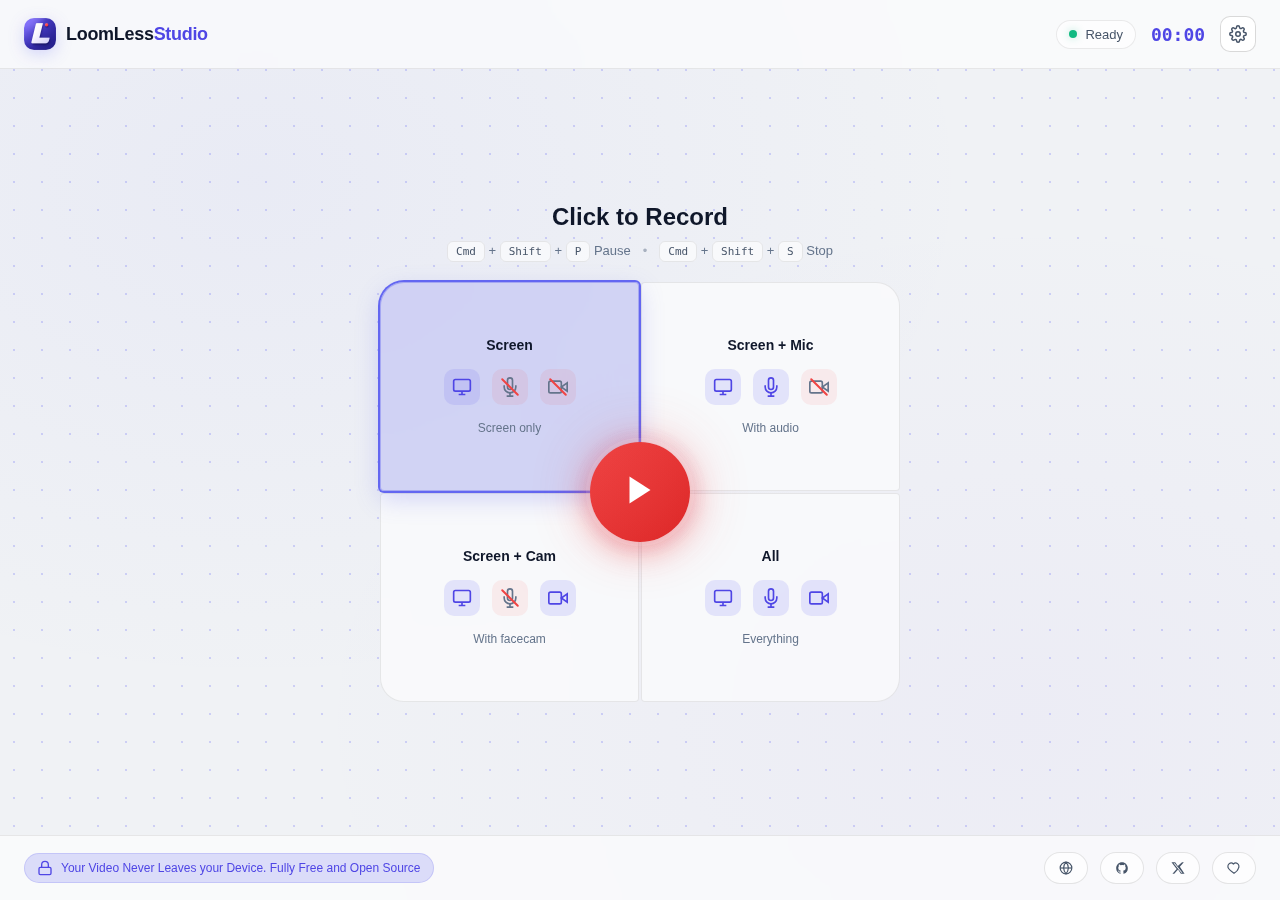
<file: desktop-app/src/recorder.html>
<!DOCTYPE html>
<html lang="en">
  <head>
    <meta charset="UTF-8" />
    <meta name="viewport" content="width=device-width, initial-scale=1.0" />
    <link rel="stylesheet" href="recorder.css" />
    <title>LoomLess: Free Screen Recorder & Editor</title>
  </head>
  <body>
    <div class="studio-container">
      <!-- Header -->
      <header class="studio-header">
        <div class="brand">
          <img src="icon.png" alt="LoomLess" class="brand-icon-img" />
          <span class="brand-name">LoomLess<span class="brand-pro">Studio</span></span>
        </div>
        <div class="status-display">
          <div class="status-indicator" id="statusIndicator">
            <span class="status-dot"></span>
            <span class="status-text" id="recordingStatus">Ready</span>
          </div>
          <div class="timer-display" id="timer">00:00</div>
          <button class="icon-btn settings-btn" id="settingsBtn" title="Open settings" aria-label="Open settings">
            <span class="settings-update-dot hidden" id="settingsUpdateDot" aria-hidden="true"></span>
            <svg viewBox="0 0 24 24" fill="none" stroke="currentColor" stroke-width="2">
              <circle cx="12" cy="12" r="3"></circle>
              <path d="M19.4 15a1.65 1.65 0 0 0 .33 1.82l.06.06a2 2 0 1 1-2.83 2.83l-.06-.06a1.65 1.65 0 0 0-1.82-.33 1.65 1.65 0 0 0-1 1.51V21a2 2 0 1 1-4 0v-.09a1.65 1.65 0 0 0-1-1.51 1.65 1.65 0 0 0-1.82.33l-.06.06a2 2 0 1 1-2.83-2.83l.06-.06a1.65 1.65 0 0 0 .33-1.82 1.65 1.65 0 0 0-1.51-1H3a2 2 0 1 1 0-4h.09a1.65 1.65 0 0 0 1.51-1 1.65 1.65 0 0 0-.33-1.82l-.06-.06a2 2 0 1 1 2.83-2.83l.06.06a1.65 1.65 0 0 0 1.82.33h.01A1.65 1.65 0 0 0 10 3.09V3a2 2 0 1 1 4 0v.09a1.65 1.65 0 0 0 1 1.51h.01a1.65 1.65 0 0 0 1.82-.33l.06-.06a2 2 0 1 1 2.83 2.83l-.06.06a1.65 1.65 0 0 0-.33 1.82v.01a1.65 1.65 0 0 0 1.51 1H21a2 2 0 1 1 0 4h-.09a1.65 1.65 0 0 0-1.51 1z"></path>
            </svg>
          </button>
        </div>
      </header>

      <!-- Main Content -->
      <main class="studio-main">
        <!-- Header Text -->
        <div class="main-header-text">
          <h1 class="main-title" id="recordingLabel">Click to Record</h1>
          <div class="shortcuts-hint" id="shortcutsHint">
            <span><kbd>Cmd</kbd> + <kbd>Shift</kbd> + <kbd>P</kbd> Pause</span>
            <span class="dot-separator">•</span>
            <span><kbd>Cmd</kbd> + <kbd>Shift</kbd> + <kbd>S</kbd> Stop</span>
          </div>
        </div>

        <div class="modes-radial-layout">
          <!-- Top Left: Screen Only -->
          <div class="mode-card active" data-mode="screen" id="mode-screen">
            <div class="mode-card-content">
              <h3 class="mode-title">Screen</h3>
              <div class="mode-icons">
                <div class="mode-icon active" title="Screen">
                  <svg viewBox="0 0 24 24" fill="none" stroke="currentColor" stroke-width="2">
                    <rect x="2" y="3" width="20" height="14" rx="2"></rect>
                    <line x1="8" y1="21" x2="16" y2="21"></line>
                    <line x1="12" y1="17" x2="12" y2="21"></line>
                  </svg>
                </div>
                <div class="mode-icon disabled" title="No Microphone">
                  <svg viewBox="0 0 24 24" fill="none" stroke="currentColor" stroke-width="2">
                    <path d="M12 1a3 3 0 0 0-3 3v8a3 3 0 0 0 6 0V4a3 3 0 0 0-3-3z"></path>
                    <path d="M19 10v2a7 7 0 0 1-14 0v-2"></path>
                    <line x1="12" y1="19" x2="12" y2="23"></line>
                    <line x1="8" y1="23" x2="16" y2="23"></line>
                  </svg>
                  <span class="cross-line"></span>
                </div>
                <div class="mode-icon disabled" title="No Camera">
                  <svg viewBox="0 0 24 24" fill="none" stroke="currentColor" stroke-width="2">
                    <path d="M23 7l-7 5 7 5V7z"></path>
                    <rect x="1" y="5" width="15" height="14" rx="2"></rect>
                  </svg>
                  <span class="cross-line"></span>
                </div>
              </div>
              <p class="mode-desc">Screen only</p>
            </div>
          </div>

          <!-- Top Right: Screen + Mic -->
          <div class="mode-card" data-mode="screen-mic" id="mode-screen-mic">
            <div class="mode-card-content">
              <h3 class="mode-title">Screen + Mic</h3>
              <div class="mode-icons">
                <div class="mode-icon active" title="Screen">
                  <svg viewBox="0 0 24 24" fill="none" stroke="currentColor" stroke-width="2">
                    <rect x="2" y="3" width="20" height="14" rx="2"></rect>
                    <line x1="8" y1="21" x2="16" y2="21"></line>
                    <line x1="12" y1="17" x2="12" y2="21"></line>
                  </svg>
                </div>
                <div class="mode-icon active" title="Microphone">
                  <svg viewBox="0 0 24 24" fill="none" stroke="currentColor" stroke-width="2">
                    <path d="M12 1a3 3 0 0 0-3 3v8a3 3 0 0 0 6 0V4a3 3 0 0 0-3-3z"></path>
                    <path d="M19 10v2a7 7 0 0 1-14 0v-2"></path>
                    <line x1="12" y1="19" x2="12" y2="23"></line>
                    <line x1="8" y1="23" x2="16" y2="23"></line>
                  </svg>
                </div>
                <div class="mode-icon disabled" title="No Camera">
                  <svg viewBox="0 0 24 24" fill="none" stroke="currentColor" stroke-width="2">
                    <path d="M23 7l-7 5 7 5V7z"></path>
                    <rect x="1" y="5" width="15" height="14" rx="2"></rect>
                  </svg>
                  <span class="cross-line"></span>
                </div>
              </div>
              <p class="mode-desc">With audio</p>
            </div>
          </div>

          <!-- Bottom Left: Screen + Cam -->
          <div class="mode-card" data-mode="screen-cam" id="mode-screen-cam">
            <div class="mode-card-content">
              <h3 class="mode-title">Screen + Cam</h3>
              <div class="mode-icons">
                <div class="mode-icon active" title="Screen">
                  <svg viewBox="0 0 24 24" fill="none" stroke="currentColor" stroke-width="2">
                    <rect x="2" y="3" width="20" height="14" rx="2"></rect>
                    <line x1="8" y1="21" x2="16" y2="21"></line>
                    <line x1="12" y1="17" x2="12" y2="21"></line>
                  </svg>
                </div>
                <div class="mode-icon disabled" title="No Microphone">
                  <svg viewBox="0 0 24 24" fill="none" stroke="currentColor" stroke-width="2">
                    <path d="M12 1a3 3 0 0 0-3 3v8a3 3 0 0 0 6 0V4a3 3 0 0 0-3-3z"></path>
                    <path d="M19 10v2a7 7 0 0 1-14 0v-2"></path>
                    <line x1="12" y1="19" x2="12" y2="23"></line>
                    <line x1="8" y1="23" x2="16" y2="23"></line>
                  </svg>
                  <span class="cross-line"></span>
                </div>
                <div class="mode-icon active" title="Camera">
                  <svg viewBox="0 0 24 24" fill="none" stroke="currentColor" stroke-width="2">
                    <path d="M23 7l-7 5 7 5V7z"></path>
                    <rect x="1" y="5" width="15" height="14" rx="2"></rect>
                  </svg>
                </div>
              </div>
              <p class="mode-desc">With facecam</p>
            </div>
          </div>

          <!-- Bottom Right: Screen + Cam + Mic -->
          <div class="mode-card" data-mode="screen-cam-mic" id="mode-screen-cam-mic">
            <div class="mode-card-content">
              <h3 class="mode-title">All</h3>
              <div class="mode-icons">
                <div class="mode-icon active" title="Screen">
                  <svg viewBox="0 0 24 24" fill="none" stroke="currentColor" stroke-width="2">
                    <rect x="2" y="3" width="20" height="14" rx="2"></rect>
                    <line x1="8" y1="21" x2="16" y2="21"></line>
                    <line x1="12" y1="17" x2="12" y2="21"></line>
                  </svg>
                </div>
                <div class="mode-icon active" title="Microphone">
                  <svg viewBox="0 0 24 24" fill="none" stroke="currentColor" stroke-width="2">
                    <path d="M12 1a3 3 0 0 0-3 3v8a3 3 0 0 0 6 0V4a3 3 0 0 0-3-3z"></path>
                    <path d="M19 10v2a7 7 0 0 1-14 0v-2"></path>
                    <line x1="12" y1="19" x2="12" y2="23"></line>
                    <line x1="8" y1="23" x2="16" y2="23"></line>
                  </svg>
                </div>
                <div class="mode-icon active" title="Camera">
                  <svg viewBox="0 0 24 24" fill="none" stroke="currentColor" stroke-width="2">
                    <path d="M23 7l-7 5 7 5V7z"></path>
                    <rect x="1" y="5" width="15" height="14" rx="2"></rect>
                  </svg>
                </div>
              </div>
              <p class="mode-desc">Everything</p>
            </div>
          </div>

          <!-- Center: Record Button -->
          <div class="center-record">
            <div class="recording-ring" id="recordingRing">
              <div class="ring-glow"></div>
              <button class="record-btn" id="startRecordBtn" type="button">
                <div class="record-btn-inner">
                  <svg viewBox="0 0 24 24" fill="currentColor" class="record-icon" id="recordIcon">
                    <polygon points="5 3 19 12 5 21 5 3"></polygon>
                  </svg>
                </div>
              </button>
            </div>
          </div>
        </div>

        <!-- Recording Active Panel -->
        <section class="info-panel recording-panel hidden" id="recordingInstructions">
          <div class="panel-header">
            <div class="panel-icon recording-active">
              <svg viewBox="0 0 24 24" fill="currentColor">
                <circle cx="12" cy="12" r="8"></circle>
              </svg>
            </div>
            <h2>Recording</h2>
          </div>
          <p class="recording-hint">Click the stop button to stop</p>
          <div class="shortcuts-grid">
            <div class="shortcut-item">
              <kbd>Cmd+Shift+P</kbd>
              <span>Pause</span>
            </div>
            <div class="shortcut-item">
              <kbd>Cmd+Shift+S</kbd>
              <span>Stop</span>
            </div>
          </div>
        </section>
      </main>

      <!-- Camera Preview -->
      <div class="camera-preview-container hidden" id="cameraPreviewContainer">
        <video class="camera-preview" id="cameraPreview" autoplay muted playsinline></video>
      </div>

      <!-- Footer -->
      <footer class="studio-footer">
        <span class="privacy-badge">
          <svg viewBox="0 0 24 24" fill="none" stroke="currentColor" stroke-width="2">
            <rect x="3" y="11" width="18" height="11" rx="2"></rect>
            <path d="M7 11V7a5 5 0 0 1 10 0v4"></path>
          </svg>
          Your Video Never Leaves your Device. Fully Free and Open Source
        </span>
        <div class="footer-links">
          <a href="https://moayaan.com" target="_blank" rel="noopener noreferrer" class="footer-link" title="Connect with Dev">
            <svg viewBox="0 0 24 24" fill="none" stroke="currentColor" stroke-width="2">
              <circle cx="12" cy="12" r="10"></circle>
              <path d="M2 12h20"></path>
              <path d="M12 2a15.3 15.3 0 0 1 4 10 15.3 15.3 0 0 1-4 10 15.3 15.3 0 0 1-4-10 15.3 15.3 0 0 1 4-10z"></path>
            </svg>
          </a>
          <a href="https://github.com/moayaan1911/loomless" target="_blank" rel="noopener noreferrer" class="footer-link" title="Source Code">
            <svg viewBox="0 0 24 24" fill="currentColor">
              <path d="M12 2C6.48 2 2 6.59 2 12.25c0 4.53 2.87 8.37 6.84 9.73.5.09.68-.22.68-.49 0-.24-.01-1.04-.01-1.88-2.78.62-3.37-1.21-3.37-1.21-.45-1.18-1.11-1.49-1.11-1.49-.91-.64.07-.63.07-.63 1 .08 1.53 1.05 1.53 1.05.89 1.57 2.34 1.11 2.91.85.09-.66.35-1.11.63-1.37-2.22-.26-4.56-1.15-4.56-5.1 0-1.13.39-2.05 1.03-2.77-.1-.26-.45-1.31.1-2.73 0 0 .84-.28 2.75 1.06A9.3 9.3 0 0 1 12 6.84c.85 0 1.71.12 2.51.35 1.9-1.34 2.74-1.06 2.74-1.06.55 1.42.2 2.47.1 2.73.64.72 1.03 1.64 1.03 2.77 0 3.96-2.34 4.84-4.57 5.09.36.32.68.95.68 1.92 0 1.39-.01 2.5-.01 2.84 0 .27.18.59.69.49A10.26 10.26 0 0 0 22 12.25C22 6.59 17.52 2 12 2z"></path>
            </svg>
          </a>
          <a href="https://x.com/moayaan1911" target="_blank" rel="noopener noreferrer" class="footer-link" title="X (Twitter)">
            <svg viewBox="0 0 24 24" fill="currentColor">
              <path d="M18.9 2H22l-6.77 7.74L23.2 22h-6.24l-4.89-7.39L5.6 22H2.5l7.24-8.28L.8 2h6.4l4.42 6.76L18.9 2Zm-1.09 18h1.72L6.25 3.9H4.4Z"/>
            </svg>
          </a>
          <a href="https://moayaan.com/donate" target="_blank" rel="noopener noreferrer" class="footer-link" title="Support the Dev">
            <svg viewBox="0 0 24 24" fill="none" stroke="currentColor" stroke-width="2">
              <path d="M12 21s-6.72-4.35-9.33-8.19C.78 10.03 1.2 6.1 4.24 4.1c2.04-1.34 4.86-.94 6.76 1.03 1.9-1.97 4.72-2.37 6.76-1.03 3.04 2 3.46 5.93 1.57 8.71C18.72 16.65 12 21 12 21z"></path>
            </svg>
          </a>
        </div>
      </footer>

      <div class="settings-modal hidden" id="settingsModal" aria-hidden="true">
        <div class="settings-card" role="dialog" aria-modal="true" aria-labelledby="settingsTitle">
          <div class="settings-header">
            <div>
              <p class="settings-eyebrow">Studio Settings</p>
              <h2 id="settingsTitle">Customize LoomLess</h2>
            </div>
            <button class="settings-close-btn" id="settingsCloseBtn" type="button" aria-label="Close settings">
              <svg viewBox="0 0 24 24" fill="none" stroke="currentColor" stroke-width="2">
                <line x1="18" y1="6" x2="6" y2="18"></line>
                <line x1="6" y1="6" x2="18" y2="18"></line>
              </svg>
            </button>
          </div>

          <section class="settings-section">
            <div class="settings-section-title">Recording</div>
            <div class="settings-row settings-row-toggle" id="systemAudioSettingRow" hidden>
              <div>
                <p class="settings-label">Show Floating Controls</p>
                <p class="settings-copy">Play/Pause and Stop buttons toggle</p>
              </div>
              <label class="settings-switch" for="floatingControlsToggle">
                <input type="checkbox" id="floatingControlsToggle" />
                <span class="settings-switch-slider"></span>
              </label>
            </div>
          </section>

          <section class="settings-section">
            <div class="settings-section-title">Appearance</div>
            <div class="theme-selector" id="themeSelector">
              <button class="theme-option-btn" type="button" data-theme-preference="system">System</button>
              <button class="theme-option-btn" type="button" data-theme-preference="light">Light</button>
              <button class="theme-option-btn" type="button" data-theme-preference="dark">Dark</button>
            </div>
          </section>

          <section class="settings-section settings-section-also-check">
            <div class="settings-section-title">Also Check Out</div>
            <div class="also-check-grid">
              <a href="https://pizbot.com" target="_blank" rel="noopener noreferrer" class="also-check-card">
                <div class="also-check-icon">
                  <img src="assets/pizbot.png" alt="PizBot" />
                </div>
                <span class="also-check-name">PizBot</span>
              </a>
              <a href="https://imanvibes.vercel.app" target="_blank" rel="noopener noreferrer" class="also-check-card">
                <div class="also-check-icon">
                  <img src="assets/imanvibes.png" alt="ImanVibes" />
                </div>
                <span class="also-check-name">ImanVibes</span>
              </a>
              <a href="https://loomless.fun" target="_blank" rel="noopener noreferrer" class="also-check-card">
                <div class="also-check-icon">
                  <img src="assets/icon.png" alt="LoomLess" />
                </div>
                <span class="also-check-name">LoomLess</span>
              </a>
            </div>
          </section>

          <section class="settings-section settings-section-update-compact">
            <div class="settings-row settings-update-row">
              <div class="settings-update-inline">
                <span class="settings-update-inline-title">Updates</span>
                <span class="settings-update-inline-copy" id="updateStatusCopy">Automatic update checks run when the app launches.</span>
                <span class="settings-update-inline-meta" id="currentVersionValue">Loading...</span>
                <span class="settings-update-inline-meta hidden" id="latestVersionRow">
                  Latest <span id="latestVersionValue">-</span>
                </span>
                <span class="settings-status-badge is-muted" id="updateStatusBadge">Loading</span>
              </div>
              <div class="settings-links settings-update-actions">
                <button class="settings-link-btn settings-link-btn-primary" id="checkUpdatesBtn" type="button">Check</button>
                <button class="settings-link-btn hidden" id="installUpdateBtn" type="button">
                  Update
                </button>
              </div>
            </div>
          </section>
        </div>
      </div>
    </div>

    <script src="storage.js"></script>
    <script src="recorder.js"></script>
  </body>
</html>
</file>
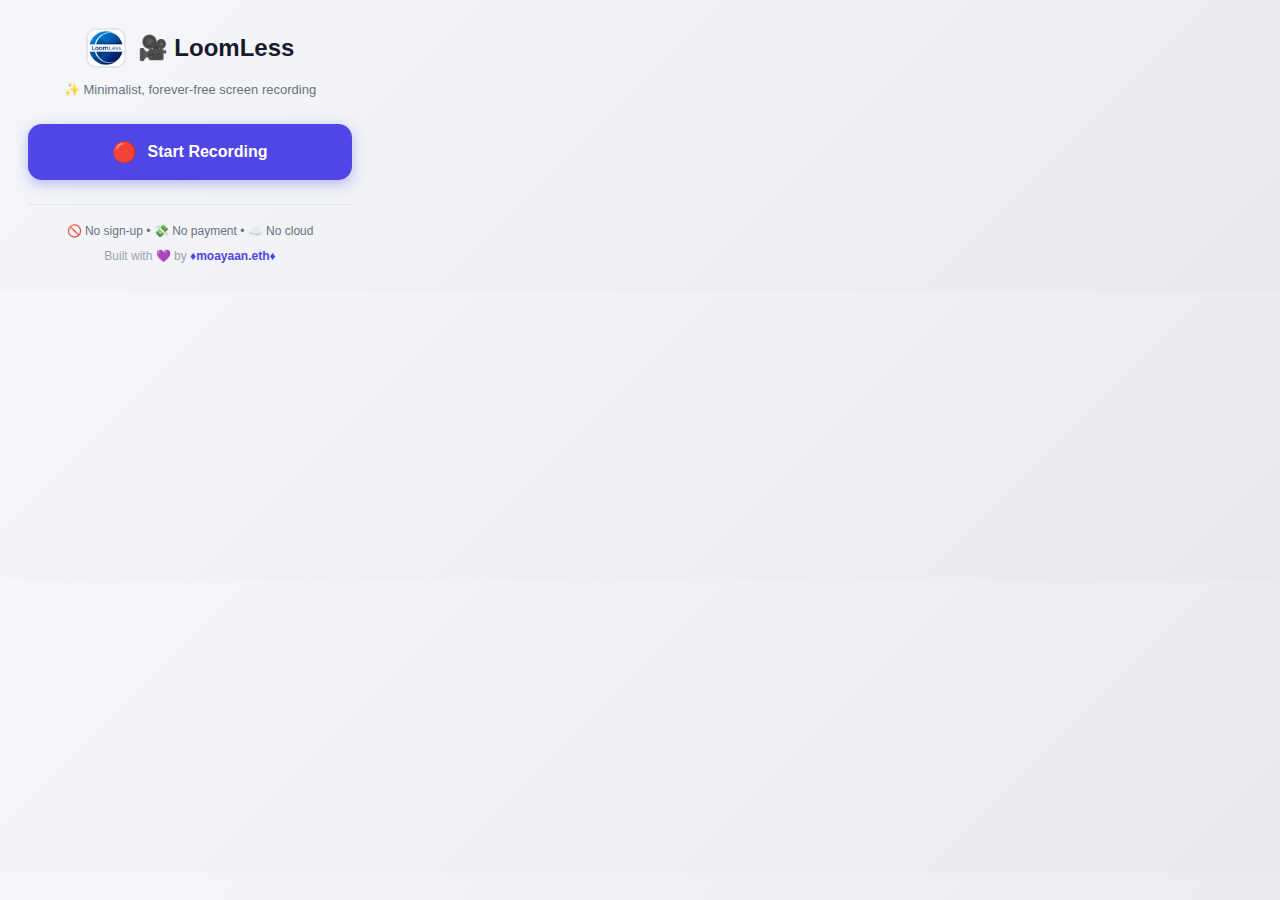
<file: extension/popup/popup.html>
<!DOCTYPE html>
<html>
  <head>
    <meta charset="UTF-8" />
    <meta
      name="viewport"
      content="width=device-width, initial-scale=1.0" />
    <link
      rel="stylesheet"
      href="popup.css" />
    <title>LoomLess</title>
  </head>
  <body>
    <div class="container">
      <div class="header">
        <img
          src="../icons/icon48.png"
          alt="LoomLess"
          class="logo" />
        <h1>🎥 LoomLess</h1>
      </div>
      <p class="tagline">✨ Minimalist, forever-free screen recording</p>
      <button
        id="startRecordingBtn"
        class="record-btn">
        <span class="btn-icon">🔴</span>
        <span>Start Recording</span>
      </button>
      <div class="footer">
        <p>🚫 No sign-up • 💸 No payment • ☁️ No cloud</p>
        <div class="credit">
          Built with 💜 by
          <a
            href="https://moayaan.com"
            target="_blank"
            rel="noopener noreferrer"
            >♦moayaan.eth♦</a
          >
        </div>
      </div>
    </div>
    <script src="popup.js"></script>
  </body>
</html>
</file>
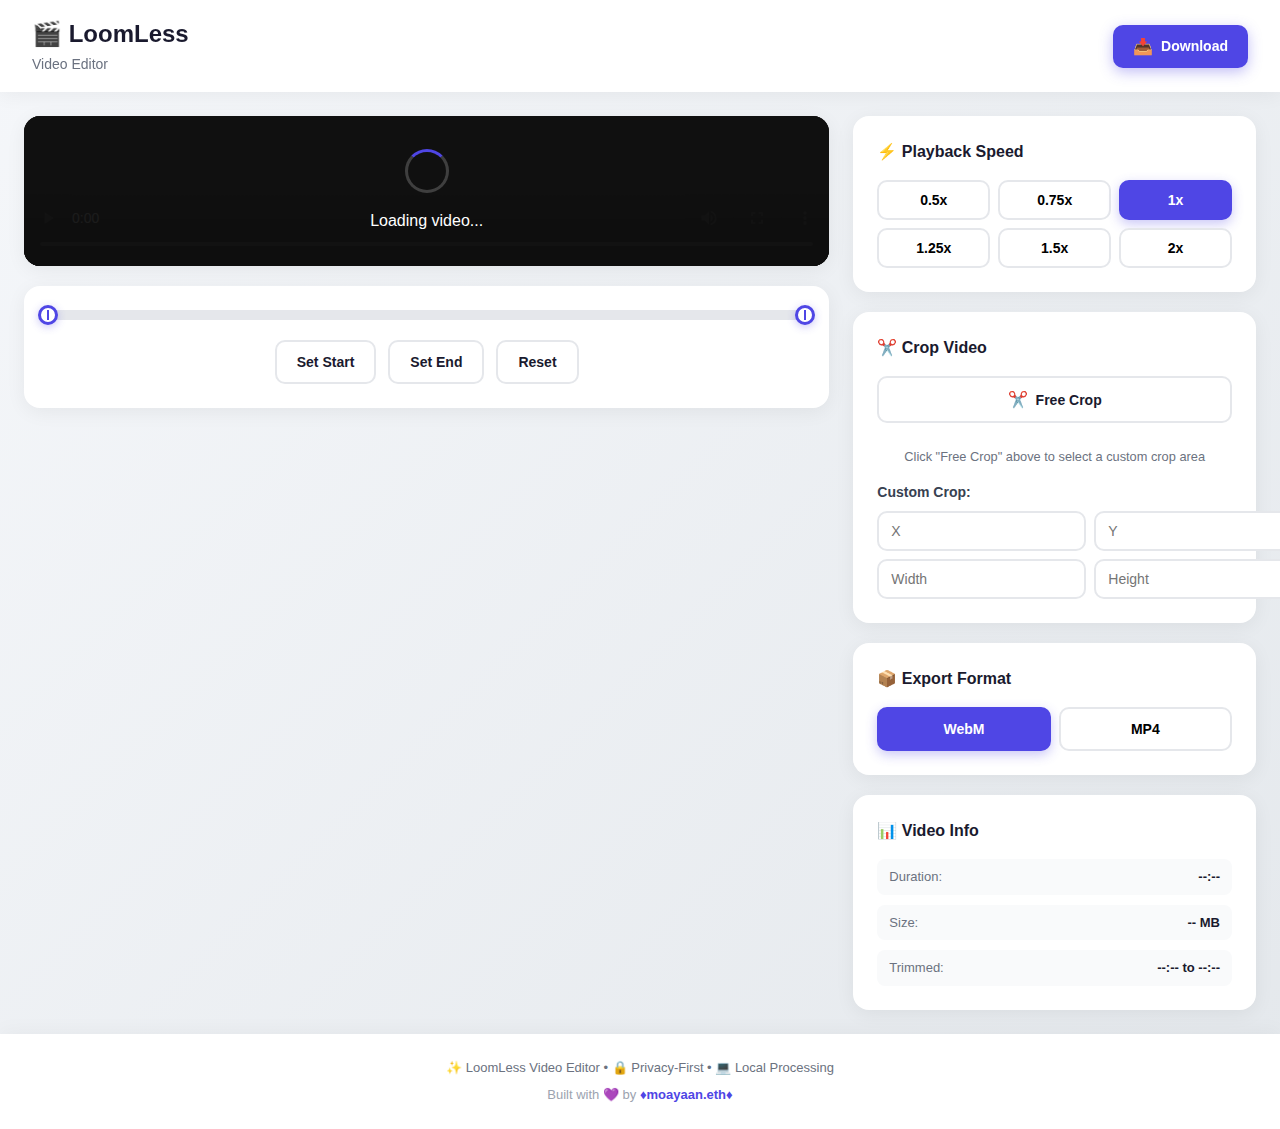
<file: extension/recorder/editor.html>
<!DOCTYPE html>
<html lang="en">
  <head>
    <meta charset="UTF-8" />
    <meta
      name="viewport"
      content="width=device-width, initial-scale=1.0" />
    <title>LoomLess - Video Editor</title>
    <link
      rel="stylesheet"
      href="editor.css" />
  </head>
  <body>
    <div class="editor-container">
      <!-- Header -->
      <header class="editor-header">
        <div class="logo">
          <h1>🎬 LoomLess</h1>
          <span class="subtitle">Video Editor</span>
        </div>
        <div class="actions">
          <button
            id="downloadBtn"
            class="btn btn-primary">
            <span class="btn-icon">📥</span>
            <span class="btn-text">Download</span>
          </button>
        </div>
      </header>

      <!-- Main Content -->
      <main class="editor-main">
        <!-- Video Preview Section -->
        <section class="video-section">
          <div class="video-container">
            <video
              id="videoPlayer"
              controls>
              Your browser does not support the video tag.
            </video>
            <div
              id="videoLoading"
              class="video-loading">
              <div class="loading-spinner"></div>
              <p>Loading video...</p>
            </div>

            <!-- Crop Overlay -->
            <div
              id="cropOverlay"
              class="crop-overlay">
              <div
                id="cropSelection"
                class="crop-selection">
                <div class="crop-handle nw"></div>
                <div class="crop-handle ne"></div>
                <div class="crop-handle sw"></div>
                <div class="crop-handle se"></div>
                <div class="crop-handle n"></div>
                <div class="crop-handle e"></div>
                <div class="crop-handle s"></div>
                <div class="crop-handle w"></div>
                <div class="crop-guide">Crop Selection Area</div>
              </div>
              <div class="crop-instructions-overlay">
                <div class="crop-instruction-box">
                  <h4>🎯 Adjust Crop Area:</h4>
                  <p>1. Drag corners to resize</p>
                  <p>2. Drag edges to adjust</p>
                  <p>3. Drag inside to move selection</p>
                </div>
              </div>
            </div>
          </div>

          <!-- Timeline Controls -->
          <div class="timeline-container">
            <div class="timeline">
              <div
                id="timelineTrack"
                class="timeline-track">
                <div
                  id="timelineProgress"
                  class="timeline-progress"></div>
                <div
                  id="trimStartHandle"
                  class="trim-handle trim-start">
                  <div class="handle-line"></div>
                </div>
                <div
                  id="trimEndHandle"
                  class="trim-handle trim-end">
                  <div class="handle-line"></div>
                </div>
              </div>
            </div>
            <div class="timeline-controls">
              <button
                id="trimStartBtn"
                class="btn btn-secondary">
                <span class="btn-text">Set Start</span>
              </button>
              <button
                id="trimEndBtn"
                class="btn btn-secondary">
                <span class="btn-text">Set End</span>
              </button>
              <button
                id="resetTrimBtn"
                class="btn btn-secondary">
                <span class="btn-text">Reset</span>
              </button>
            </div>
          </div>
        </section>

        <!-- Edit Controls Sidebar -->
        <aside class="controls-sidebar">
          <!-- Playback Speed -->
          <div class="control-group">
            <h3>⚡ Playback Speed</h3>
            <div class="speed-controls">
              <button
                id="speed05x"
                class="speed-btn"
                data-speed="0.5">
                0.5x
              </button>
              <button
                id="speed075x"
                class="speed-btn"
                data-speed="0.75">
                0.75x
              </button>
              <button
                id="speed1x"
                class="speed-btn active"
                data-speed="1">
                1x
              </button>
              <button
                id="speed125x"
                class="speed-btn"
                data-speed="1.25">
                1.25x
              </button>
              <button
                id="speed15x"
                class="speed-btn"
                data-speed="1.5">
                1.5x
              </button>
              <button
                id="speed2x"
                class="speed-btn"
                data-speed="2">
                2x
              </button>
            </div>
          </div>

          <!-- Crop Controls -->
          <div class="control-group">
            <h3>✂️ Crop Video</h3>
            <div class="crop-controls">
              <div class="crop-mode-toggle">
                <button
                  id="cropModeBtn"
                  class="btn btn-secondary">
                  <span class="btn-icon">✂️</span>
                  <span class="btn-text">Free Crop</span>
                </button>
              </div>
              <div class="crop-info">
                <p class="crop-instruction">
                  Click "Free Crop" above to select a custom crop area
                </p>
              </div>
              <div class="crop-custom">
                <label>Custom Crop:</label>
                <div class="crop-inputs">
                  <input
                    type="number"
                    id="cropX"
                    placeholder="X"
                    min="0" />
                  <input
                    type="number"
                    id="cropY"
                    placeholder="Y"
                    min="0" />
                  <input
                    type="number"
                    id="cropWidth"
                    placeholder="Width"
                    min="1" />
                  <input
                    type="number"
                    id="cropHeight"
                    placeholder="Height"
                    min="1" />
                </div>
              </div>
            </div>
          </div>

          <!-- Export Format -->
          <div class="control-group">
            <h3>📦 Export Format</h3>
            <div class="format-controls">
              <button
                id="formatWebM"
                class="format-btn active"
                data-format="webm">
                WebM
              </button>
              <button
                id="formatMP4"
                class="format-btn"
                data-format="mp4">
                MP4
              </button>
            </div>
          </div>

          <!-- Video Info -->
          <div class="control-group">
            <h3>📊 Video Info</h3>
            <div
              id="videoInfo"
              class="video-info">
              <div class="info-item">
                <span class="info-label">Duration:</span>
                <span
                  id="infoDuration"
                  class="info-value"
                  >--:--</span
                >
              </div>
              <div class="info-item">
                <span class="info-label">Size:</span>
                <span
                  id="infoSize"
                  class="info-value"
                  >-- MB</span
                >
              </div>
              <div class="info-item">
                <span class="info-label">Trimmed:</span>
                <span
                  id="infoTrimmed"
                  class="info-value"
                  >--:-- to --:--</span
                >
              </div>
            </div>
          </div>
        </aside>
      </main>

      <!-- Status Messages -->
      <div
        id="statusMessage"
        class="status-message hidden">
        <span id="statusText"></span>
        <div
          id="statusProgress"
          class="status-progress hidden">
          <div
            id="statusProgressBar"
            class="status-progress-bar"></div>
        </div>
      </div>

      <!-- Footer -->
      <footer class="editor-footer">
        <div class="footer-content">
          <p>✨ LoomLess Video Editor • 🔒 Privacy-First • 💻 Local Processing</p>
          <div class="credit">
            Built with 💜 by
            <a
              href="https://moayaan.com"
              target="_blank"
              rel="noopener noreferrer"
              >♦moayaan.eth♦</a
            >
          </div>
        </div>
      </footer>
    </div>

    <script src="storage.js"></script>
    <script src="editor.js"></script>
  </body>
</html>
</file>
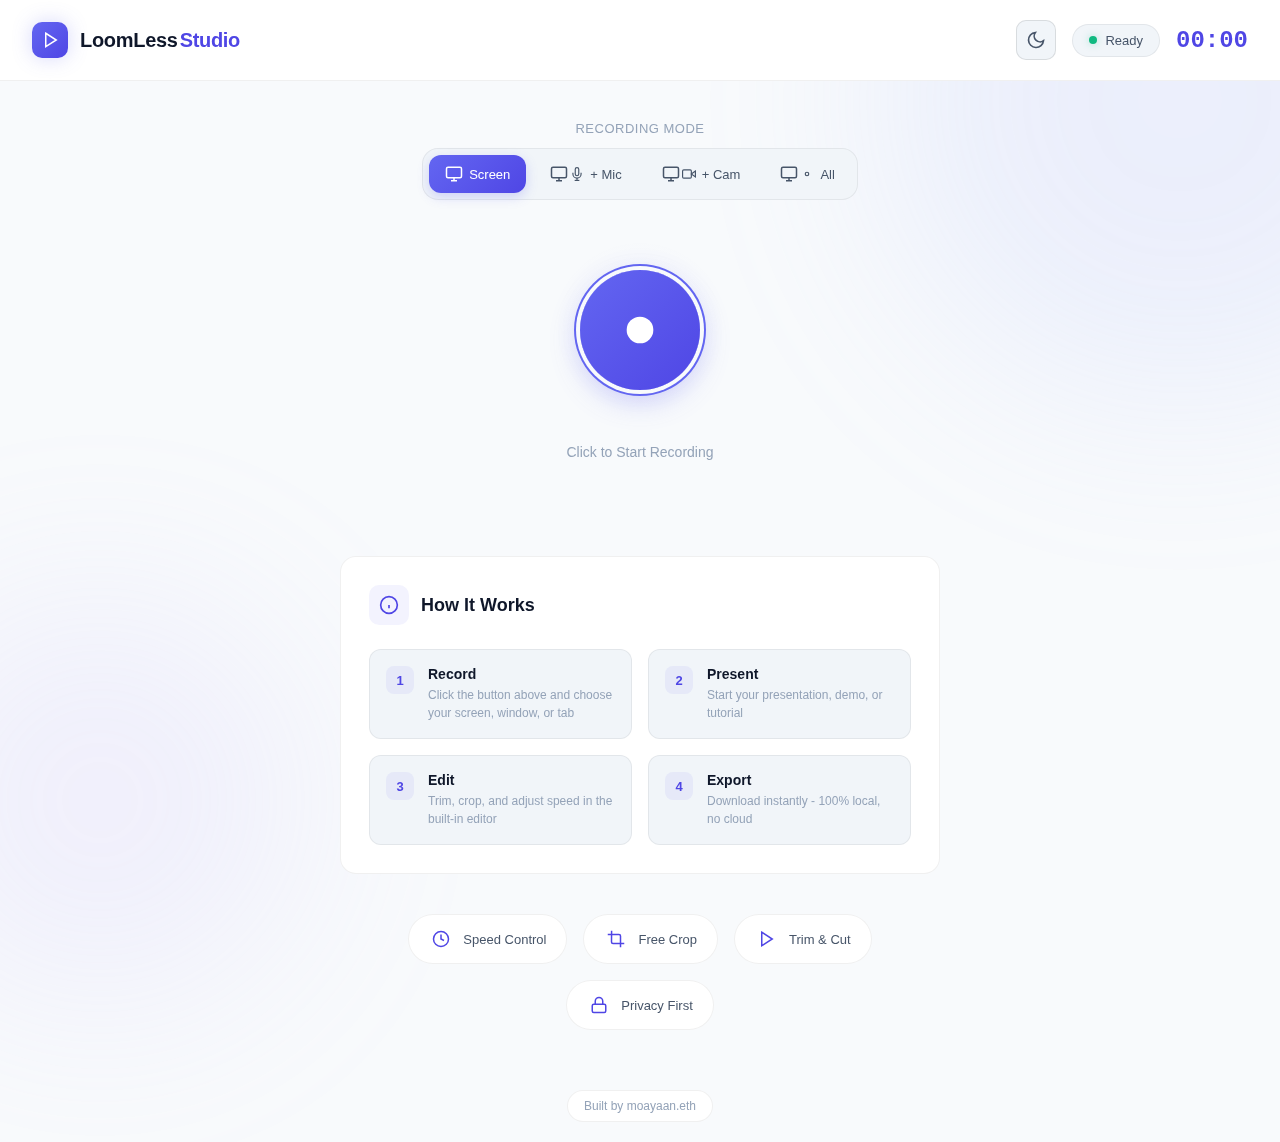
<file: extension/recorder/recorder.html>
<!DOCTYPE html>
<html lang="en">
  <head>
    <meta charset="UTF-8" />
    <meta name="viewport" content="width=device-width, initial-scale=1.0" />
    <link rel="stylesheet" href="recorder.css" />
    <title>LoomLess Studio</title>
  </head>
  <body>
    <div class="studio-container">
      <!-- Background Gradient Orbs -->
      <div class="bg-orb orb-1"></div>
      <div class="bg-orb orb-2"></div>

      <!-- Header -->
      <header class="studio-header">
        <div class="brand">
          <div class="brand-icon">
            <svg viewBox="0 0 24 24" fill="none" stroke="currentColor" stroke-width="2">
              <polygon points="5 3 19 12 5 21 5 3"></polygon>
            </svg>
          </div>
          <span class="brand-name">LoomLess<span class="brand-pro">Studio</span></span>
        </div>
        <div class="status-display">
          <button class="theme-toggle" id="themeToggle" title="Toggle theme">
            <svg class="sun-icon" viewBox="0 0 24 24" fill="none" stroke="currentColor" stroke-width="2">
              <circle cx="12" cy="12" r="5"></circle>
              <line x1="12" y1="1" x2="12" y2="3"></line>
              <line x1="12" y1="21" x2="12" y2="23"></line>
              <line x1="4.22" y1="4.22" x2="5.64" y2="5.64"></line>
              <line x1="18.36" y1="18.36" x2="19.78" y2="19.78"></line>
              <line x1="1" y1="12" x2="3" y2="12"></line>
              <line x1="21" y1="12" x2="23" y2="12"></line>
              <line x1="4.22" y1="19.78" x2="5.64" y2="18.36"></line>
              <line x1="18.36" y1="5.64" x2="19.78" y2="4.22"></line>
            </svg>
            <svg class="moon-icon" viewBox="0 0 24 24" fill="none" stroke="currentColor" stroke-width="2">
              <path d="M21 12.79A9 9 0 1 1 11.21 3 7 7 0 0 0 21 12.79z"></path>
            </svg>
          </button>
          <div class="status-indicator" id="statusIndicator">
            <span class="status-dot"></span>
            <span class="status-text" id="recordingStatus">Ready</span>
          </div>
          <div class="timer-display" id="timer">00:00</div>
        </div>
      </header>

      <!-- Main Content -->
      <main class="studio-main">
        <!-- Recording Mode Selector -->
        <section class="mode-selector" id="modeSelector">
          <div class="mode-selector-label">Recording Mode</div>
          <div class="mode-buttons">
            <button class="mode-btn active" data-mode="screen" title="Screen Only">
              <svg viewBox="0 0 24 24" fill="none" stroke="currentColor" stroke-width="2">
                <rect x="2" y="3" width="20" height="14" rx="2" ry="2"></rect>
                <line x1="8" y1="21" x2="16" y2="21"></line>
                <line x1="12" y1="17" x2="12" y2="21"></line>
              </svg>
              <span>Screen</span>
            </button>
            <button class="mode-btn" data-mode="screen-mic" title="Screen + Microphone">
              <svg viewBox="0 0 24 24" fill="none" stroke="currentColor" stroke-width="2">
                <rect x="2" y="3" width="20" height="14" rx="2" ry="2"></rect>
                <line x1="8" y1="21" x2="16" y2="21"></line>
                <line x1="12" y1="17" x2="12" y2="21"></line>
              </svg>
              <svg class="mode-icon-secondary" viewBox="0 0 24 24" fill="none" stroke="currentColor" stroke-width="2">
                <path d="M12 1a3 3 0 0 0-3 3v8a3 3 0 0 0 6 0V4a3 3 0 0 0-3-3z"></path>
                <path d="M19 10v2a7 7 0 0 1-14 0v-2"></path>
                <line x1="12" y1="19" x2="12" y2="23"></line>
                <line x1="8" y1="23" x2="16" y2="23"></line>
              </svg>
              <span>+ Mic</span>
            </button>
            <button class="mode-btn" data-mode="screen-cam" title="Screen + Camera">
              <svg viewBox="0 0 24 24" fill="none" stroke="currentColor" stroke-width="2">
                <rect x="2" y="3" width="20" height="14" rx="2" ry="2"></rect>
                <line x1="8" y1="21" x2="16" y2="21"></line>
                <line x1="12" y1="17" x2="12" y2="21"></line>
              </svg>
              <svg class="mode-icon-secondary" viewBox="0 0 24 24" fill="none" stroke="currentColor" stroke-width="2">
                <path d="M23 7l-7 5 7 5V7z"></path>
                <rect x="1" y="5" width="15" height="14" rx="2" ry="2"></rect>
              </svg>
              <span>+ Cam</span>
            </button>
            <button class="mode-btn" data-mode="screen-cam-mic" title="Screen + Camera + Microphone">
              <svg viewBox="0 0 24 24" fill="none" stroke="currentColor" stroke-width="2">
                <rect x="2" y="3" width="20" height="14" rx="2" ry="2"></rect>
                <line x1="8" y1="21" x2="16" y2="21"></line>
                <line x1="12" y1="17" x2="12" y2="21"></line>
              </svg>
              <svg class="mode-icon-secondary" viewBox="0 0 24 24" fill="none" stroke="currentColor" stroke-width="2">
                <circle cx="12" cy="12" r="3"></circle>
              </svg>
              <span>All</span>
            </button>
          </div>
        </section>

        <!-- Camera Preview (hidden by default) -->
        <div class="camera-preview-container hidden" id="cameraPreviewContainer">
          <video class="camera-preview" id="cameraPreview" autoplay muted playsinline></video>
        </div>

        <!-- Recording Control Center -->
        <section class="recording-center">
          <div class="recording-ring" id="recordingRing">
            <div class="ring-glow"></div>
            <button class="record-btn" id="startRecordBtn">
              <div class="record-btn-inner">
                <svg viewBox="0 0 24 24" fill="currentColor" class="record-icon" id="recordIcon">
                  <circle cx="12" cy="12" r="8"></circle>
                </svg>
                <svg viewBox="0 0 24 24" fill="currentColor" class="stop-icon hidden" id="stopIcon">
                  <rect x="6" y="6" width="12" height="12" rx="2"></rect>
                </svg>
              </div>
            </button>
          </div>
          <div class="recording-label" id="recordingLabel">Click to Start Recording</div>

          <!-- Waveform Visualization -->
          <div class="waveform" id="waveform">
            <div class="wave-bar"></div>
            <div class="wave-bar"></div>
            <div class="wave-bar"></div>
            <div class="wave-bar"></div>
            <div class="wave-bar"></div>
            <div class="wave-bar"></div>
            <div class="wave-bar"></div>
            <div class="wave-bar"></div>
            <div class="wave-bar"></div>
          </div>
        </section>

        <!-- Instructions Panel -->
        <section class="info-panel" id="initialInstructions">
          <div class="panel-header">
            <div class="panel-icon">
              <svg viewBox="0 0 24 24" fill="none" stroke="currentColor" stroke-width="2">
                <circle cx="12" cy="12" r="10"></circle>
                <path d="M12 16v-4"></path>
                <path d="M12 8h.01"></path>
              </svg>
            </div>
            <h2>How It Works</h2>
          </div>
          <div class="steps-grid">
            <div class="step-card">
              <div class="step-number">1</div>
              <div class="step-content">
                <h3>Record</h3>
                <p>Click the button above and choose your screen, window, or tab</p>
              </div>
            </div>
            <div class="step-card">
              <div class="step-number">2</div>
              <div class="step-content">
                <h3>Present</h3>
                <p>Start your presentation, demo, or tutorial</p>
              </div>
            </div>
            <div class="step-card">
              <div class="step-number">3</div>
              <div class="step-content">
                <h3>Edit</h3>
                <p>Trim, crop, and adjust speed in the built-in editor</p>
              </div>
            </div>
            <div class="step-card">
              <div class="step-number">4</div>
              <div class="step-content">
                <h3>Export</h3>
                <p>Download instantly - 100% local, no cloud</p>
              </div>
            </div>
          </div>
        </section>

        <!-- Recording Active Panel -->
        <section class="info-panel recording-panel hidden" id="recordingInstructions">
          <div class="panel-header">
            <div class="panel-icon recording-active">
              <svg viewBox="0 0 24 24" fill="currentColor">
                <circle cx="12" cy="12" r="8"></circle>
              </svg>
            </div>
            <h2>Recording in Progress</h2>
          </div>
          <div class="recording-info-content">
            <p>Your screen is being recorded. Click the stop button when you're finished.</p>
            <div class="privacy-badge">
              <svg viewBox="0 0 24 24" fill="none" stroke="currentColor" stroke-width="2">
                <rect x="3" y="11" width="18" height="11" rx="2" ry="2"></rect>
                <path d="M7 11V7a5 5 0 0 1 10 0v4"></path>
              </svg>
              <span>100% Local - Nothing uploaded to any server</span>
            </div>
          </div>
        </section>

        <!-- Features Grid -->
        <section class="features-section" id="featuresSection">
          <div class="feature-card">
            <div class="feature-icon">
              <svg viewBox="0 0 24 24" fill="none" stroke="currentColor" stroke-width="2">
                <circle cx="12" cy="12" r="10"></circle>
                <polyline points="12 6 12 12 16 14"></polyline>
              </svg>
            </div>
            <span>Speed Control</span>
          </div>
          <div class="feature-card">
            <div class="feature-icon">
              <svg viewBox="0 0 24 24" fill="none" stroke="currentColor" stroke-width="2">
                <path d="M6.13 1L6 16a2 2 0 0 0 2 2h15"></path>
                <path d="M1 6.13L16 6a2 2 0 0 1 2 2v15"></path>
              </svg>
            </div>
            <span>Free Crop</span>
          </div>
          <div class="feature-card">
            <div class="feature-icon">
              <svg viewBox="0 0 24 24" fill="none" stroke="currentColor" stroke-width="2">
                <polygon points="5 3 19 12 5 21 5 3"></polygon>
              </svg>
            </div>
            <span>Trim & Cut</span>
          </div>
          <div class="feature-card">
            <div class="feature-icon">
              <svg viewBox="0 0 24 24" fill="none" stroke="currentColor" stroke-width="2">
                <rect x="3" y="11" width="18" height="11" rx="2" ry="2"></rect>
                <path d="M7 11V7a5 5 0 0 1 10 0v4"></path>
              </svg>
            </div>
            <span>Privacy First</span>
          </div>
        </section>
      </main>

      <!-- Footer -->
      <footer class="studio-footer">
        <a href="https://moayaan.com" target="_blank" rel="noopener noreferrer" class="credit-link">
          Built by moayaan.eth
        </a>
      </footer>
    </div>

    <script src="storage.js"></script>
    <script src="recorder.js"></script>
  </body>
</html>
</file>
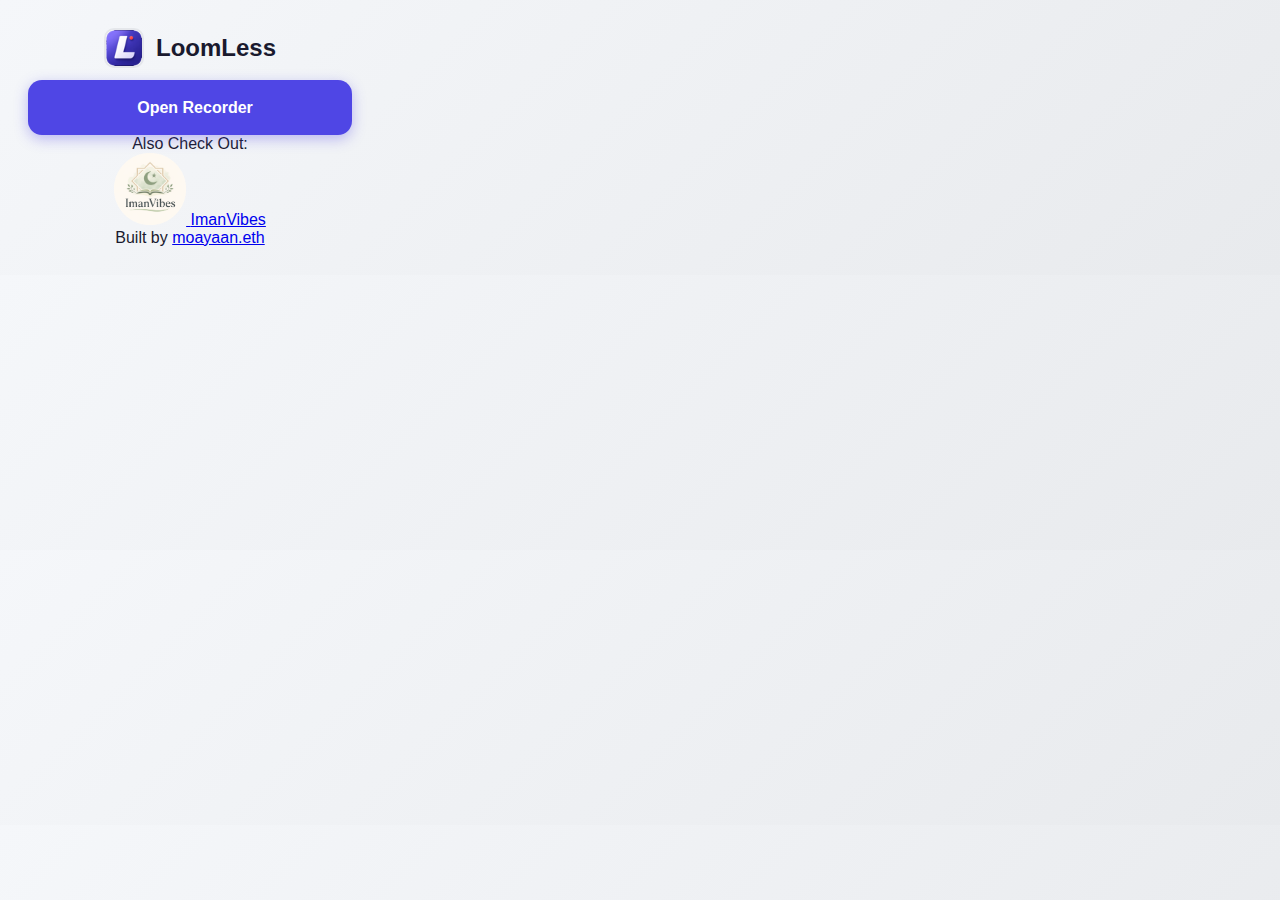
<file: studio-extension/popup/popup.html>
<!DOCTYPE html>
<html>
  <head>
    <meta charset="UTF-8" />
    <meta
      name="viewport"
      content="width=device-width, initial-scale=1.0" />
    <link
      rel="stylesheet"
      href="popup.css" />
    <title>LoomLess Studio</title>
  </head>
  <body>
    <div class="container">
      <div class="header">
        <img
          src="../icons/icon48.png"
          alt="LoomLess"
          class="logo" />
        <h1>LoomLess</h1>
      </div>
      <button
        id="startRecordingBtn"
        class="record-btn">
        <span class="btn-icon" aria-hidden="true">
          <svg viewBox="0 0 24 24" fill="none">
            <circle cx="12" cy="12" r="9" stroke="currentColor" stroke-width="2"></circle>
            <circle cx="12" cy="12" r="4.5" fill="currentColor"></circle>
          </svg>
        </span>
        <span>Open Recorder</span>
      </button>
      <p class="section-label">Also Check Out:</p>
      <a
        href="https://imanvibes.vercel.app"
        target="_blank"
        rel="noopener noreferrer"
        aria-label="Visit ImanVibes"
        class="developer-link">
        <img
          src="../public/imanvibes.png"
          alt="ImanVibes"
          class="developer-icon" />
        <span>ImanVibes</span>
      </a>
      <div class="credit">
        Built by
        <a
          href="https://moayaan.com"
          target="_blank"
          rel="noopener noreferrer"
          >moayaan.eth</a
        >
      </div>
    </div>
    <script src="popup.js"></script>
  </body>
</html>
</file>
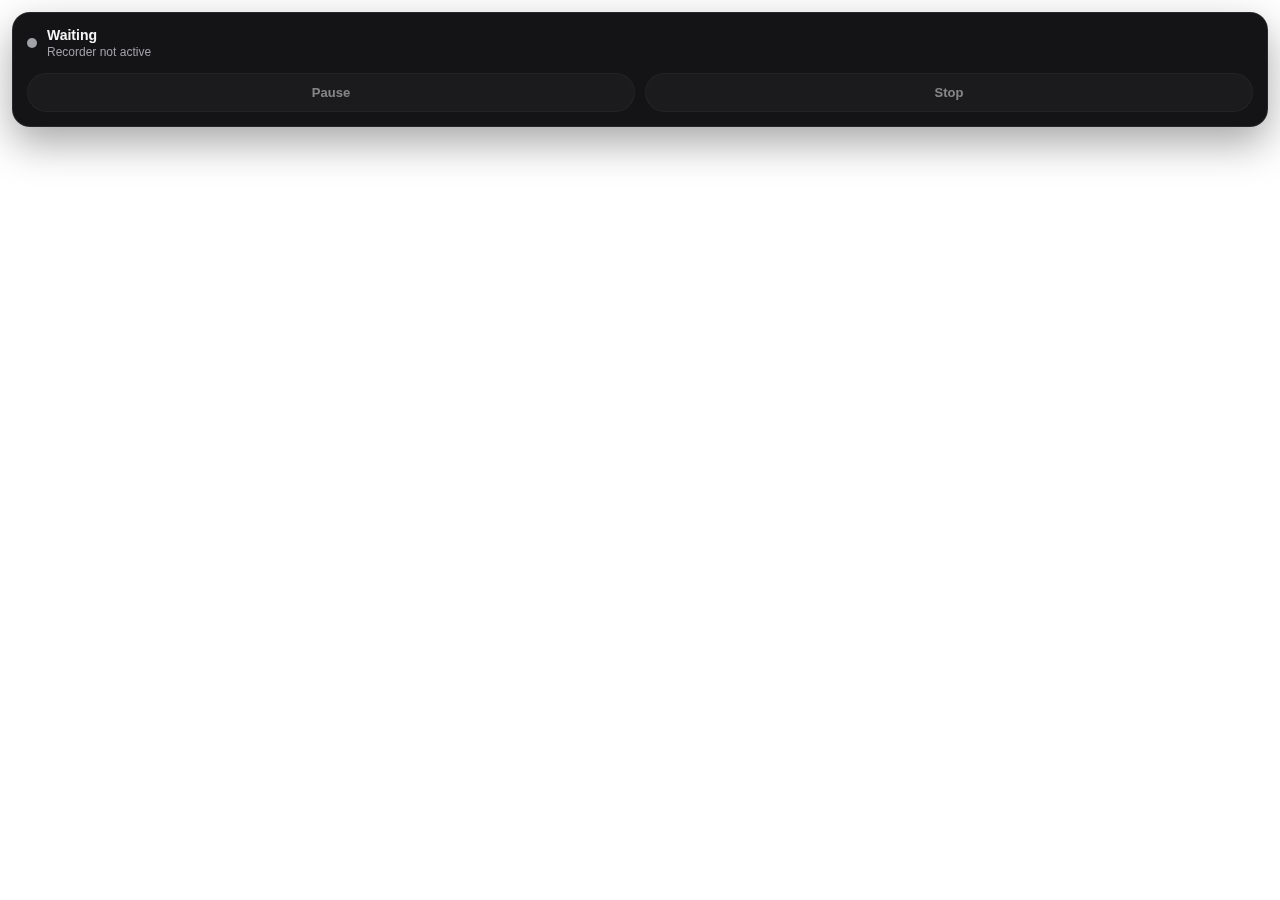
<file: studio-extension/recorder/control-panel.html>
<!DOCTYPE html>
<html lang="en">
  <head>
    <meta charset="UTF-8" />
    <meta name="viewport" content="width=device-width, initial-scale=1.0" />
    <link rel="stylesheet" href="control-panel.css" />
    <title>LoomLess Controls</title>
  </head>
  <body>
    <main class="control-shell">
      <div class="control-status">
        <span class="status-dot" id="statusDot"></span>
        <div>
          <div class="status-title" id="statusTitle">Recording</div>
          <div class="status-subtitle" id="statusSubtitle">Floating controls</div>
        </div>
      </div>

      <div class="control-actions">
        <button class="control-btn control-btn-secondary" id="pauseResumeBtn" type="button">
          Pause
        </button>
        <button class="control-btn control-btn-danger" id="stopBtn" type="button">
          Stop
        </button>
      </div>
    </main>

    <script src="control-panel.js"></script>
  </body>
</html>
</file>
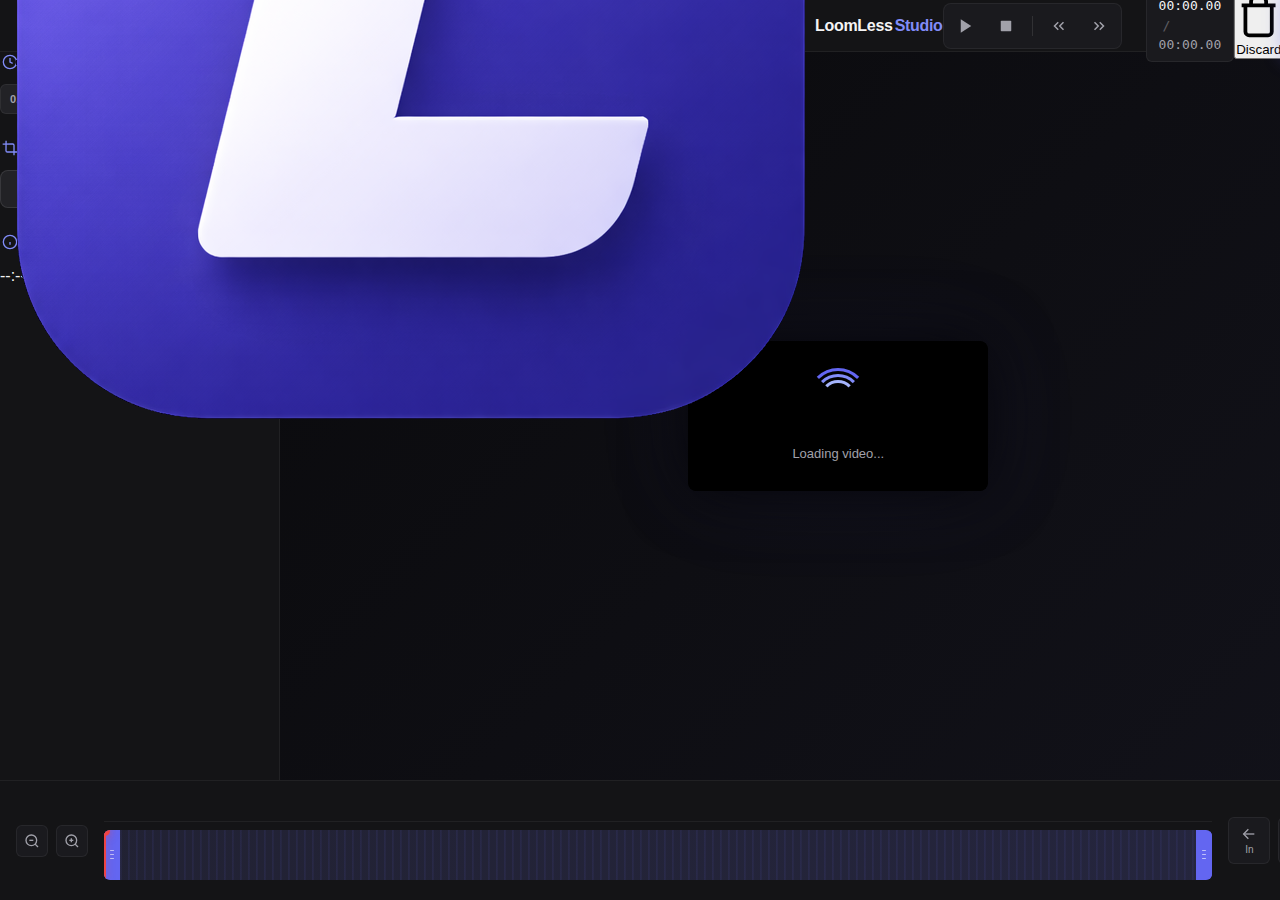
<file: studio-extension/recorder/editor.html>
<!DOCTYPE html>
<html lang="en">
  <head>
    <meta charset="UTF-8" />
    <meta name="viewport" content="width=device-width, initial-scale=1.0" />
    <title>LoomLess: Free Screen Recorder & Editor</title>
    <link rel="stylesheet" href="editor.css" />
  </head>
  <body>
    <div class="studio-container">
      <!-- Top Toolbar -->
      <header class="studio-toolbar">
        <div class="toolbar-left">
          <div class="brand">
            <img src="../icon.png" alt="LoomLess" class="brand-icon-img" />
            <span class="brand-name">LoomLess<span class="brand-pro">Studio</span></span>
          </div>
        </div>
        <div class="toolbar-center">
          <div class="tool-group">
            <button class="tool-btn" id="playPauseBtn" title="Play/Pause">
              <svg viewBox="0 0 24 24" fill="currentColor" id="playIcon">
                <polygon points="5 3 19 12 5 21 5 3"></polygon>
              </svg>
              <svg viewBox="0 0 24 24" fill="currentColor" id="pauseIcon" class="hidden">
                <rect x="6" y="4" width="4" height="16"></rect>
                <rect x="14" y="4" width="4" height="16"></rect>
              </svg>
            </button>
            <button class="tool-btn" id="stopBtn" title="Stop">
              <svg viewBox="0 0 24 24" fill="currentColor">
                <rect x="5" y="5" width="14" height="14" rx="1"></rect>
              </svg>
            </button>
            <div class="tool-divider"></div>
            <button class="tool-btn" id="skipBackBtn" title="Skip Back 5s">
              <svg viewBox="0 0 24 24" fill="none" stroke="currentColor" stroke-width="2">
                <path d="M11 17l-5-5 5-5"></path>
                <path d="M18 17l-5-5 5-5"></path>
              </svg>
            </button>
            <button class="tool-btn" id="skipForwardBtn" title="Skip Forward 5s">
              <svg viewBox="0 0 24 24" fill="none" stroke="currentColor" stroke-width="2">
                <path d="M13 17l5-5-5-5"></path>
                <path d="M6 17l5-5-5-5"></path>
              </svg>
            </button>
          </div>
          <div class="time-display">
            <span id="currentTime">00:00.00</span>
            <span class="time-separator">/</span>
            <span id="totalTime">00:00.00</span>
          </div>
        </div>
        <div class="toolbar-right">
          <button class="discard-btn" id="discardBtn" title="Discard and go home">
            <svg viewBox="0 0 24 24" fill="none" stroke="currentColor" stroke-width="2">
              <path d="M3 6h18"></path>
              <path d="M19 6v14c0 1-1 2-2 2H7c-1 0-2-1-2-2V6"></path>
              <path d="M8 6V4c0-1 1-2 2-2h4c1 0 2 1 2 2v2"></path>
            </svg>
            <span>Discard</span>
          </button>
          <button class="export-btn" id="downloadBtn">
            <svg viewBox="0 0 24 24" fill="none" stroke="currentColor" stroke-width="2">
              <path d="M21 15v4a2 2 0 0 1-2 2H5a2 2 0 0 1-2-2v-4"></path>
              <polyline points="7 10 12 15 17 10"></polyline>
              <line x1="12" y1="15" x2="12" y2="3"></line>
            </svg>
            <span>Export</span>
          </button>
        </div>
      </header>

      <!-- Main Workspace -->
      <main class="studio-workspace">
        <!-- Left Panel - All Tools Combined -->
        <aside class="panel panel-left">
          <div class="panel-content-combined">
            <!-- Speed Section -->
            <div class="panel-section">
              <div class="section-header">
                <span class="section-icon">
                  <svg viewBox="0 0 24 24" fill="none" stroke="currentColor" stroke-width="2">
                    <circle cx="12" cy="12" r="10"></circle>
                    <polyline points="12 6 12 12 16 14"></polyline>
                  </svg>
                </span>
                <span>Playback Speed</span>
              </div>
              <div class="speed-presets compact">
                <button class="preset-btn" data-speed="0.5">0.5x</button>
                <button class="preset-btn" data-speed="0.75">0.75x</button>
                <button class="preset-btn active" data-speed="1">1x</button>
                <button class="preset-btn" data-speed="1.25">1.25x</button>
                <button class="preset-btn" data-speed="1.5">1.5x</button>
                <button class="preset-btn" data-speed="2">2x</button>
              </div>
            </div>

            <!-- Crop Section -->
            <div class="panel-section">
              <div class="section-header">
                <span class="section-icon">
                  <svg viewBox="0 0 24 24" fill="none" stroke="currentColor" stroke-width="2">
                    <path d="M6.13 1L6 16a2 2 0 0 0 2 2h15"></path>
                    <path d="M1 6.13L16 6a2 2 0 0 1 2 2v15"></path>
                  </svg>
                </span>
                <span>Crop</span>
              </div>
              <button class="action-btn full-width" id="cropModeBtn">
                <svg viewBox="0 0 24 24" fill="none" stroke="currentColor" stroke-width="2">
                  <rect x="3" y="3" width="18" height="18" rx="2" ry="2"></rect>
                </svg>
                <span>Crop</span>
              </button>
            </div>

            <!-- Info Section -->
            <div class="panel-section compact-info">
              <div class="section-header">
                <span class="section-icon">
                  <svg viewBox="0 0 24 24" fill="none" stroke="currentColor" stroke-width="2">
                    <circle cx="12" cy="12" r="10"></circle>
                    <line x1="12" y1="16" x2="12" y2="12"></line>
                    <line x1="12" y1="8" x2="12.01" y2="8"></line>
                  </svg>
                </span>
                <span>Info</span>
              </div>
              <div class="info-compact">
                <span id="infoDuration">--:--</span> • <span id="infoSize">-- MB</span> • <span id="infoTrimmed">Full</span>
              </div>
            </div>
          </div>
        </aside>

        <!-- Center - Video Preview -->
        <section class="preview-area">
          <div class="preview-container">
            <div class="preview-wrapper">
              <video id="videoPlayer">
                Your browser does not support the video tag.
              </video>
              <div id="videoLoading" class="video-loading">
                <div class="loader">
                  <div class="loader-ring"></div>
                  <div class="loader-ring"></div>
                  <div class="loader-ring"></div>
                </div>
                <p>Loading video...</p>
              </div>

              <!-- Crop Overlay -->
              <div id="cropOverlay" class="crop-overlay">
                <div id="cropSelection" class="crop-selection">
                  <div class="crop-handle nw"></div>
                  <div class="crop-handle ne"></div>
                  <div class="crop-handle sw"></div>
                  <div class="crop-handle se"></div>
                  <div class="crop-handle n"></div>
                  <div class="crop-handle e"></div>
                  <div class="crop-handle s"></div>
                  <div class="crop-handle w"></div>
                  <div class="crop-dimensions-display">
                    <span id="cropDimensionsText">1920 x 1080</span>
                  </div>
                </div>
              </div>
            </div>
          </div>
        </section>
      </main>

      <!-- Bottom - Timeline -->
      <footer class="studio-timeline">
        <div class="timeline-wrapper">
          <!-- Zoom Controls -->
          <div class="timeline-controls-left">
            <button class="timeline-btn" id="zoomOutBtn" title="Zoom Out">
              <svg viewBox="0 0 24 24" fill="none" stroke="currentColor" stroke-width="2">
                <circle cx="11" cy="11" r="8"></circle>
                <line x1="21" y1="21" x2="16.65" y2="16.65"></line>
                <line x1="8" y1="11" x2="14" y2="11"></line>
              </svg>
            </button>
            <button class="timeline-btn" id="zoomInBtn" title="Zoom In">
              <svg viewBox="0 0 24 24" fill="none" stroke="currentColor" stroke-width="2">
                <circle cx="11" cy="11" r="8"></circle>
                <line x1="21" y1="21" x2="16.65" y2="16.65"></line>
                <line x1="11" y1="8" x2="11" y2="14"></line>
                <line x1="8" y1="11" x2="14" y2="11"></line>
              </svg>
            </button>
          </div>

          <!-- Timeline Track -->
          <div class="timeline-main">
            <div class="timeline-ruler">
              <div class="ruler-marks" id="rulerMarks"></div>
            </div>
            <div class="timeline-track-container">
              <div id="timelineTrack" class="timeline-track">
                <div class="track-visualization" id="trackVisualization"></div>
                <div id="trimRegion" class="trim-region"></div>
                <div id="playhead" class="playhead">
                  <div class="playhead-line"></div>
                  <div class="playhead-handle"></div>
                </div>
                <div id="trimStartHandle" class="trim-handle trim-start">
                  <div class="handle-grip">
                    <span></span><span></span><span></span>
                  </div>
                </div>
                <div id="trimEndHandle" class="trim-handle trim-end">
                  <div class="handle-grip">
                    <span></span><span></span><span></span>
                  </div>
                </div>
              </div>
            </div>
          </div>

          <!-- Trim Controls -->
          <div class="timeline-controls-right">
            <button class="trim-action-btn" id="trimStartBtn" title="Set Trim Start">
              <svg viewBox="0 0 24 24" fill="none" stroke="currentColor" stroke-width="2">
                <path d="M11 19l-7-7 7-7"></path>
                <path d="M4 12h16"></path>
              </svg>
              <span>In</span>
            </button>
            <button class="trim-action-btn" id="trimEndBtn" title="Set Trim End">
              <svg viewBox="0 0 24 24" fill="none" stroke="currentColor" stroke-width="2">
                <path d="M13 5l7 7-7 7"></path>
                <path d="M20 12H4"></path>
              </svg>
              <span>Out</span>
            </button>
            <button class="trim-action-btn" id="resetTrimBtn" title="Reset Trim">
              <svg viewBox="0 0 24 24" fill="none" stroke="currentColor" stroke-width="2">
                <path d="M3 12a9 9 0 1 0 9-9 9.75 9.75 0 0 0-6.74 2.74L3 8"></path>
                <path d="M3 3v5h5"></path>
              </svg>
              <span>Reset</span>
            </button>
          </div>
        </div>
      </footer>

      <!-- Status Toast -->
      <div id="statusMessage" class="status-toast hidden">
        <div class="toast-icon" id="toastIcon">
          <svg viewBox="0 0 24 24" fill="none" stroke="currentColor" stroke-width="2">
            <path d="M22 11.08V12a10 10 0 1 1-5.93-9.14"></path>
            <polyline points="22 4 12 14.01 9 11.01"></polyline>
          </svg>
        </div>
        <div class="toast-content">
          <span id="statusText">Processing...</span>
          <div id="statusProgress" class="toast-progress hidden">
            <div id="statusProgressBar" class="toast-progress-bar"></div>
          </div>
        </div>
      </div>



      <!-- Export Processing Modal -->
      <div id="exportModal" class="export-modal hidden">
        <div class="export-modal-card">
          <div class="export-modal-processing">
            <div class="export-modal-spinner">
              <div class="export-spinner-ring"></div>
            </div>
            <p id="exportModalText" class="export-modal-label">Processing video...</p>
            <div class="export-modal-progress-track">
              <div id="exportModalProgressBar" class="export-modal-progress-fill"></div>
            </div>
          </div>
        </div>
      </div>

      <div class="settings-modal hidden" id="settingsModal" aria-hidden="true">
        <div class="settings-card" role="dialog" aria-modal="true" aria-labelledby="settingsTitle">
          <div class="settings-header">
            <div>
              <p class="settings-eyebrow">Studio Settings</p>
              <h2 id="settingsTitle">Customize LoomLess</h2>
            </div>
            <button class="settings-close-btn" id="settingsCloseBtn" type="button" aria-label="Close settings">
              <svg viewBox="0 0 24 24" fill="none" stroke="currentColor" stroke-width="2">
                <line x1="18" y1="6" x2="6" y2="18"></line>
                <line x1="6" y1="6" x2="18" y2="18"></line>
              </svg>
            </button>
          </div>

          <section class="settings-section">
            <div class="settings-section-title">Recording</div>
            <div class="settings-row settings-row-toggle">
              <div>
                <p class="settings-label">Show Floating Controls</p>
                <p class="settings-copy">Play/Pause and Stop buttons toggle</p>
              </div>
              <label class="settings-switch" for="floatingControlsToggle">
                <input type="checkbox" id="floatingControlsToggle" />
                <span class="settings-switch-slider"></span>
              </label>
            </div>
          </section>

          <section class="settings-section">
            <div class="settings-section-title">Appearance</div>
            <div class="theme-selector" id="themeSelector">
              <button class="theme-option-btn" type="button" data-theme-preference="system">System</button>
              <button class="theme-option-btn" type="button" data-theme-preference="light">Light</button>
              <button class="theme-option-btn" type="button" data-theme-preference="dark">Dark</button>
            </div>
          </section>

          <section class="settings-section settings-section-about">
            <div class="settings-section-title">About</div>
            <div class="settings-about-card">
              <p class="settings-about-title">Built by moayaan.eth</p>
              <p class="settings-about-copy">Privacy-first screen recording, built locally with no cloud uploads.</p>
              <div class="settings-links">
                <a href="https://moayaan.com" target="_blank" rel="noopener noreferrer" class="settings-link-btn">
                  <svg viewBox="0 0 24 24" fill="none" stroke="currentColor" stroke-width="2"><circle cx="12" cy="12" r="10"></circle><path d="M2 12h20"></path><path d="M12 2a15.3 15.3 0 0 1 4 10 15.3 15.3 0 0 1-4 10 15.3 15.3 0 0 1-4-10 15.3 15.3 0 0 1 4-10z"></path></svg>
                  <span>Website</span>
                </a>
                <a href="https://github.com/moayaan1911/loomless" target="_blank" rel="noopener noreferrer" class="settings-link-btn">
                  <svg viewBox="0 0 24 24" fill="currentColor"><path d="M12 2C6.48 2 2 6.59 2 12.25c0 4.53 2.87 8.37 6.84 9.73.5.09.68-.22.68-.49 0-.24-.01-1.04-.01-1.88-2.78.62-3.37-1.21-3.37-1.21-.45-1.18-1.11-1.49-1.11-1.49-.91-.64.07-.63.07-.63 1 .08 1.53 1.05 1.53 1.05.89 1.57 2.34 1.11 2.91.85.09-.66.35-1.11.63-1.37-2.22-.26-4.56-1.15-4.56-5.1 0-1.13.39-2.05 1.03-2.77-.1-.26-.45-1.31.1-2.73 0 0 .84-.28 2.75 1.06A9.3 9.3 0 0 1 12 6.84c.85 0 1.71.12 2.51.35 1.9-1.34 2.74-1.06 2.74-1.06.55 1.42.2 2.47.1 2.73.64.72 1.03 1.64 1.03 2.77 0 3.96-2.34 4.84-4.57 5.09.36.32.68.95.68 1.92 0 1.39-.01 2.5-.01 2.84 0 .27.18.59.69.49A10.26 10.26 0 0 0 22 12.25C22 6.59 17.52 2 12 2z"></path></svg>
                  <span>GitHub</span>
                </a>
                <a href="https://moayaan.com/donate" target="_blank" rel="noopener noreferrer" class="settings-link-btn settings-link-btn-primary">
                  <svg viewBox="0 0 24 24" fill="none" stroke="currentColor" stroke-width="2"><path d="M12 21s-6.72-4.35-9.33-8.19C.78 10.03 1.2 6.1 4.24 4.1c2.04-1.34 4.86-.94 6.76 1.03 1.9-1.97 4.72-2.37 6.76-1.03 3.04 2 3.46 5.93 1.57 8.71C18.72 16.65 12 21 12 21z"></path></svg>
                  <span>Support</span>
                </a>
              </div>
            </div>
          </section>
        </div>
      </div>
    </div>

    <script src="storage.js"></script>
    <script src="editor.js"></script>
  </body>
</html>
</file>
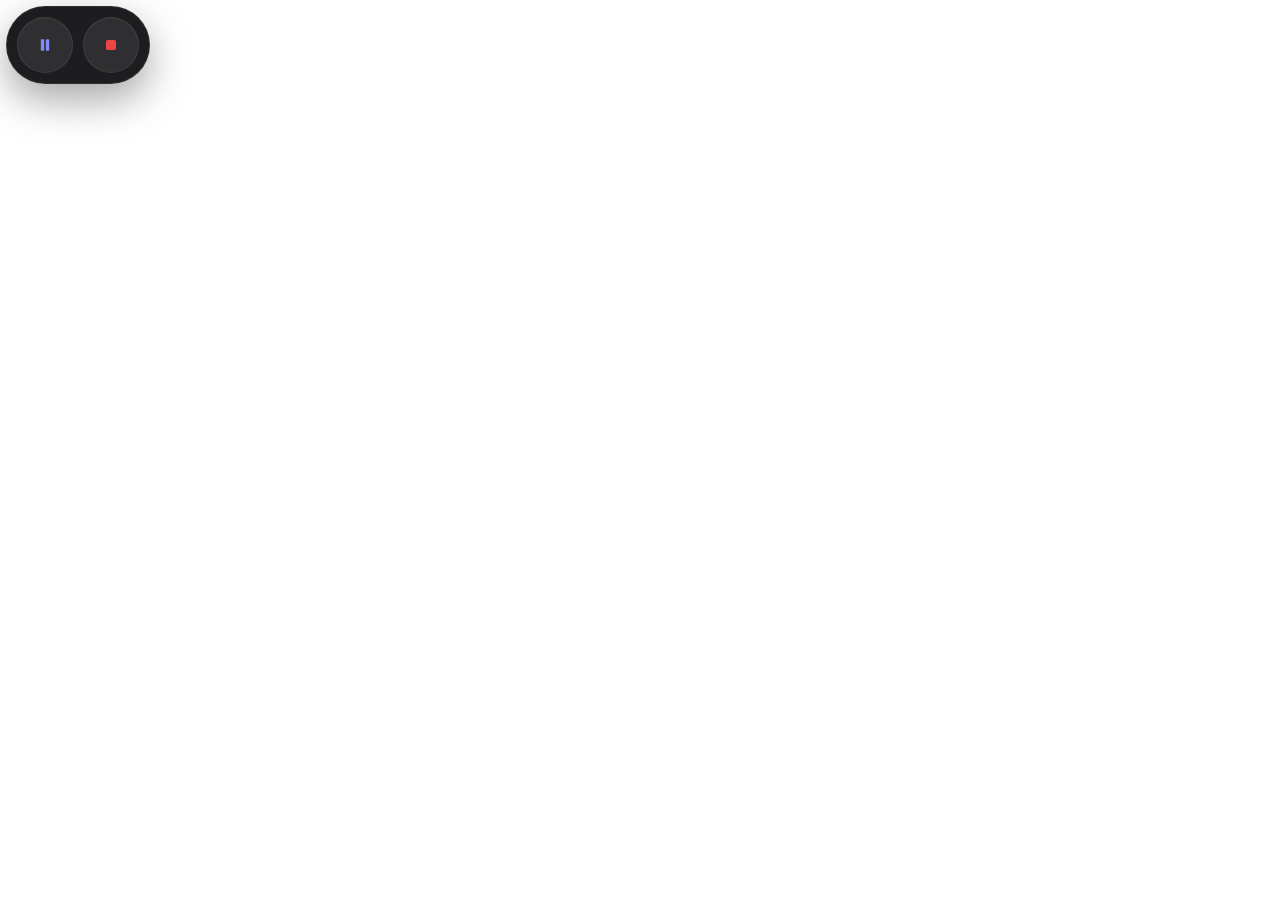
<file: studio-extension/recorder/page-overlay.html>
<!DOCTYPE html>
<html lang="en">
  <head>
    <meta charset="UTF-8" />
    <meta name="viewport" content="width=device-width, initial-scale=1.0" />
    <link rel="stylesheet" href="page-overlay.css" />
    <title>LoomLess Overlay</title>
  </head>
  <body>
    <main class="overlay-shell" id="overlayShell">
      <div class="camera-shell hidden" id="cameraShell">
        <video class="camera-preview" id="cameraPreview" autoplay muted playsinline></video>
      </div>

      <div class="controls-shell">
        <button class="overlay-btn overlay-btn-secondary" id="pauseResumeBtn" type="button" aria-label="Pause or resume recording">
          <svg class="overlay-btn-icon" id="pauseIcon" viewBox="0 0 24 24" fill="currentColor">
            <rect x="7" y="5" width="4" height="14" rx="1"></rect>
            <rect x="13" y="5" width="4" height="14" rx="1"></rect>
          </svg>
          <svg class="overlay-btn-icon hidden" id="playIcon" viewBox="0 0 24 24" fill="currentColor">
            <polygon points="8 5 19 12 8 19 8 5"></polygon>
          </svg>
        </button>
        <button class="overlay-btn overlay-btn-danger" id="stopBtn" type="button" aria-label="Stop recording">
          <svg class="overlay-btn-icon" viewBox="0 0 24 24" fill="currentColor">
            <rect x="6" y="6" width="12" height="12" rx="2"></rect>
          </svg>
        </button>
      </div>
    </main>

    <script src="page-overlay.js"></script>
  </body>
</html>
</file>
<file: ai-extension/public/auth.css>
:root {
  color-scheme: dark;
  --bg0: #040814;
  --bg1: #07132a;
  --panel: rgba(8, 16, 32, 0.9);
  --panel-soft: rgba(255, 255, 255, 0.025);
  --line: rgba(122, 175, 255, 0.22);
  --line-strong: rgba(146, 205, 255, 0.44);
  --text: #eef4ff;
  --muted: #97abd0;
  --ok: #a4f6d0;
  --error: #ffb9c8;
}

* {
  box-sizing: border-box;
}

html,
body {
  margin: 0;
  min-height: 100%;
  height: 100%;
  font-family: "Space Grotesk", "Sora", "Segoe UI", sans-serif;
  color: var(--text);
  background:
    radial-gradient(720px 420px at 15% -10%, rgba(48, 124, 255, 0.18), transparent 62%),
    radial-gradient(620px 360px at 88% 8%, rgba(46, 198, 255, 0.1), transparent 60%),
    linear-gradient(160deg, var(--bg1), var(--bg0));
}

body {
  position: relative;
  display: flex;
  align-items: center;
  justify-content: center;
  min-height: 100vh;
  padding: 24px;
}

body::before {
  content: "";
  position: fixed;
  inset: 0;
  background-image:
    linear-gradient(rgba(118, 165, 255, 0.032) 1px, transparent 1px),
    linear-gradient(90deg, rgba(118, 165, 255, 0.032) 1px, transparent 1px);
  background-size: 48px 48px;
  mask-image: radial-gradient(circle at center, black 24%, transparent 85%);
  pointer-events: none;
}

.confetti-canvas {
  position: fixed;
  inset: 0;
  width: 100%;
  height: 100%;
  pointer-events: none;
  z-index: 50;
}

.shell {
  position: relative;
  z-index: 1;
  width: min(520px, 100%);
  padding: 30px 28px 26px;
  border-radius: 24px;
  border: 1px solid var(--line);
  background:
    linear-gradient(180deg, rgba(10, 20, 40, 0.9), rgba(5, 11, 24, 0.94)),
    var(--panel);
  box-shadow:
    0 24px 70px rgba(0, 0, 0, 0.32),
    inset 0 1px 0 rgba(255, 255, 255, 0.04);
  display: grid;
  gap: 22px;
}

.hero {
  display: block;
}

h1 {
  margin: 0;
  font-size: clamp(30px, 5vw, 36px);
  line-height: 1.02;
  letter-spacing: -0.03em;
  font-weight: 700;
}

.hero-title {
  gap: 12px;
}

.hero-title-icon {
  width: 38px;
  height: 38px;
  border-radius: 10px;
  flex-shrink: 0;
}

.desc {
  margin: 0;
  color: var(--muted);
  font-size: 14px;
  line-height: 1.65;
}

.card {
  display: grid;
  gap: 14px;
  padding-top: 0;
}

.stage[hidden] {
  display: none !important;
}

.card h2 {
  margin: 0;
  font-size: 24px;
  line-height: 1.1;
  letter-spacing: -0.02em;
}

.title-with-icon {
  display: inline-flex;
  align-items: center;
  gap: 10px;
}

.form,
.email-step,
.otp-step {
  display: grid;
  gap: 12px;
}

.email-step,
.otp-step {
  padding: 0;
  border: 0;
  background: transparent;
  justify-items: start;
}

.otp-step[hidden] {
  display: none !important;
}

.label {
  font-size: 13px;
  font-weight: 700;
  color: #d8e6ff;
}

.label-with-icon {
  display: inline-flex;
  align-items: center;
  gap: 8px;
}

h1 .ll-icon-wrap,
.title-with-icon .ll-icon-wrap,
.label-with-icon .ll-icon-wrap {
  display: inline-flex;
  align-items: center;
  justify-content: center;
  line-height: 1;
}

h1 .ll-icon-wrap svg,
.title-with-icon .ll-icon-wrap svg,
.label-with-icon .ll-icon-wrap svg {
  position: relative;
  top: 1px;
}

.input {
  width: 100%;
  min-height: 52px;
  padding: 14px 16px;
  border-radius: 15px;
  border: 1px solid var(--line);
  background:
    linear-gradient(180deg, rgba(255, 255, 255, 0.025), rgba(255, 255, 255, 0.01)),
    rgba(6, 14, 28, 0.84);
  color: var(--text);
  font-size: 15px;
  outline: none;
  transition:
    border-color 140ms ease,
    box-shadow 140ms ease;
}

.email-step .input {
  width: 100%;
}

.input::placeholder {
  color: #7f93bb;
}

.input:focus {
  border-color: var(--line-strong);
  box-shadow: 0 0 0 3px rgba(54, 135, 255, 0.12);
}

.otp-actions {
  display: grid;
  grid-template-columns: repeat(2, minmax(0, 1fr));
  gap: 10px;
}

.btn {
  min-height: 50px;
  padding: 12px 16px;
  border-radius: 15px;
  border: 1px solid transparent;
  display: inline-flex;
  align-items: center;
  justify-content: center;
  gap: 8px;
  font-size: 14px;
  font-weight: 700;
  cursor: pointer;
  transition:
    border-color 140ms ease,
    transform 140ms ease,
    filter 140ms ease;
}

.email-step .btn {
  min-width: 152px;
}

.btn:disabled {
  opacity: 0.58;
  cursor: not-allowed;
}

.btn.primary {
  color: #f7fbff;
  border-color: rgba(142, 206, 255, 0.34);
  background: linear-gradient(135deg, #2598ff, #4960ff);
  box-shadow: 0 10px 24px rgba(30, 91, 226, 0.18);
}

.btn.primary:hover:not(:disabled) {
  transform: translateY(-1px);
  filter: brightness(1.06);
  box-shadow: 0 14px 30px rgba(37, 105, 255, 0.28);
}

.btn.primary:active:not(:disabled) {
  transform: translateY(0);
  filter: brightness(0.98);
}

.btn.ghost {
  color: #dfebff;
  border-color: var(--line);
  background: var(--panel-soft);
}

.btn.ghost:hover:not(:disabled) {
  transform: translateY(-1px);
  border-color: var(--line-strong);
}

.status-wrap {
  min-height: 0;
}

.status-wrap:empty,
.status-wrap[data-empty="true"] {
  display: none;
}

.status {
  margin: 0;
  color: var(--muted);
  font-size: 13px;
  line-height: 1.5;
}

.status.ok {
  color: var(--ok);
}

.status.error {
  color: var(--error);
}

.ll-icon-wrap {
  display: inline-flex;
  align-items: center;
  justify-content: center;
}

.ll-icon-wrap svg {
  display: block;
}

.inline-icon-sm {
  font-size: 14px;
}

.inline-icon-md {
  font-size: 18px;
}

@media (max-width: 560px) {
  body {
    padding: 14px;
  }

  .shell {
    padding: 20px;
    gap: 18px;
  }

  .hero {
    display: block;
  }

  h1 {
    font-size: 26px;
  }

  .card h2 {
    font-size: 22px;
  }

  .otp-actions {
    grid-template-columns: 1fr;
  }

  .btn:not(#send-code-btn) {
    width: 100%;
  }
}
</file>
<file: ai-extension/public/chat.css>
:root {
  color-scheme: dark;
  --bg: #060b14;
  --panel: rgba(11, 18, 35, 0.9);
  --panel-border: rgba(145, 185, 255, 0.24);
  --text: #ecf3ff;
  --muted: #a7b9db;
  --line: rgba(145, 185, 255, 0.18);
  --chip-bg: rgba(255, 255, 255, 0.04);
  --chip-border: rgba(200, 220, 255, 0.24);
  --primary-a: #1797ff;
  --primary-b: #2d66ff;
  --ok: #8ed9ff;
}

* {
  box-sizing: border-box;
}

html,
body {
  margin: 0;
  min-height: 100%;
  background: radial-gradient(circle at 10% 10%, #11213f 0%, var(--bg) 40%);
  color: var(--text);
  font-family: "Sora", "Space Grotesk", "Segoe UI", sans-serif;
}

body {
  overflow: hidden;
  position: relative;
}

.bg-orb {
  position: fixed;
  border-radius: 50%;
  filter: blur(70px);
  pointer-events: none;
  z-index: 0;
}

.orb-a {
  width: 320px;
  height: 320px;
  top: -120px;
  right: 18%;
  background: rgba(42, 125, 255, 0.2);
}

.orb-b {
  width: 320px;
  height: 320px;
  left: -90px;
  bottom: -120px;
  background: rgba(37, 215, 175, 0.14);
}

.chat-shell {
  position: relative;
  z-index: 1;
  height: 100vh;
  min-height: 0;
  padding: 16px;
  display: grid;
  grid-template-columns: 300px minmax(0, 1fr);
  gap: 12px;
  overflow: hidden;
}

.sidebar-hover-zone {
  display: none;
}

.chat-shell.sidebar-collapsed {
  grid-template-columns: 78px minmax(0, 1fr);
}

.chat-shell.sidebar-auto {
  grid-template-columns: minmax(0, 1fr);
}

.chat-sidebar {
  min-width: 0;
  border: 1px solid var(--panel-border);
  border-radius: 20px;
  background: rgba(9, 16, 32, 0.95);
  backdrop-filter: blur(12px);
  box-shadow: 0 20px 45px rgba(2, 10, 22, 0.52);
  display: grid;
  grid-template-rows: auto auto auto auto auto 1fr auto;
  gap: 10px;
  padding: 12px;
  min-height: 0;
}

.chat-shell.sidebar-auto .sidebar-hover-zone {
  display: block;
  position: absolute;
  top: 16px;
  bottom: 16px;
  left: 0;
  width: 34px;
  z-index: 7;
}

.chat-shell.sidebar-auto .chat-sidebar {
  position: absolute;
  top: 16px;
  bottom: 16px;
  left: 16px;
  width: 300px;
  max-width: calc(100vw - 32px);
  z-index: 8;
  transform: translateX(calc(-100% - 28px));
  opacity: 0;
  pointer-events: none;
  transition:
    transform 180ms ease,
    opacity 140ms ease;
}

.chat-shell.sidebar-auto .chat-panel {
  grid-column: 1 / -1;
}

.chat-shell.sidebar-auto .sidebar-hover-zone:hover + .chat-sidebar,
.chat-shell.sidebar-auto .chat-sidebar:hover,
.chat-shell.sidebar-auto .chat-sidebar:focus-within {
  transform: translateX(0);
  opacity: 1;
  pointer-events: auto;
}

.chat-shell.sidebar-auto .sidebar-toggle-btn {
  display: none;
}

.sidebar-top {
  display: flex;
  align-items: center;
  gap: 10px;
}

.sidebar-toggle-btn {
  width: 34px;
  height: 34px;
  border-radius: 10px;
  border: 1px solid rgba(113, 174, 255, 0.48);
  background: rgba(20, 31, 56, 0.9);
  color: #d7e8ff;
  display: inline-flex;
  align-items: center;
  justify-content: center;
  cursor: pointer;
}

.sidebar-title {
  margin: 0;
  color: #deecff;
  font-size: 14px;
  font-weight: 700;
  display: inline-flex;
  align-items: center;
  gap: 7px;
}

.sidebar-new-chat-btn,
.sidebar-image-btn,
.sidebar-settings-btn,
.sidebar-usage-btn {
  width: 100%;
  border-radius: 12px;
  border: 1px solid rgba(120, 184, 255, 0.42);
  background: rgba(20, 31, 56, 0.86);
  color: #e5f1ff;
  font-size: 13px;
  font-weight: 700;
  padding: 9px 10px;
  display: inline-flex;
  align-items: center;
  justify-content: flex-start;
  gap: 8px;
  line-height: 1;
  cursor: pointer;
}

.sidebar-new-chat-btn .ll-icon-wrap,
.sidebar-image-btn .ll-icon-wrap,
.sidebar-settings-btn .ll-icon-wrap,
.sidebar-usage-btn .ll-icon-wrap {
  width: 18px;
  height: 18px;
  flex: 0 0 18px;
}

.sidebar-btn-text {
  display: inline-flex;
  align-items: center;
  line-height: 1;
}

.sidebar-new-chat-btn:hover,
.sidebar-image-btn:hover,
.sidebar-settings-btn:hover,
.sidebar-usage-btn:hover {
  border-color: rgba(145, 209, 255, 0.82);
}

.sidebar-new-chat-btn:disabled {
  opacity: 0.58;
  cursor: not-allowed;
}

.sidebar-image-btn.active {
  border-color: rgba(131, 208, 255, 0.84);
  background: linear-gradient(130deg, rgba(30, 101, 227, 0.74), rgba(21, 145, 221, 0.66));
  color: #f4fbff;
}

.sidebar-gold-links {
  display: grid;
  gap: 8px;
  align-self: start;
}

.sidebar-gold-link {
  width: 100%;
  min-height: 0;
  border-radius: 12px;
  border: 1px solid rgba(255, 207, 109, 0.52);
  background:
    linear-gradient(135deg, rgba(255, 226, 150, 0.16), rgba(255, 183, 48, 0.08)),
    linear-gradient(180deg, rgba(68, 45, 10, 0.86), rgba(31, 21, 7, 0.94));
  color: #ffe8a8;
  text-decoration: none;
  padding: 9px 11px;
  display: inline-grid;
  grid-template-columns: auto 1fr;
  align-items: center;
  gap: 8px;
  transition:
    transform 150ms ease,
    border-color 150ms ease,
    box-shadow 150ms ease,
    background 150ms ease;
}

.sidebar-gold-link:hover {
  transform: translateY(-1px);
  border-color: rgba(255, 229, 150, 0.9);
  background:
    linear-gradient(135deg, rgba(255, 232, 162, 0.24), rgba(255, 189, 63, 0.14)),
    linear-gradient(180deg, rgba(82, 54, 11, 0.96), rgba(39, 26, 8, 0.98));
  box-shadow:
    inset 0 1px 0 rgba(255, 239, 191, 0.16),
    0 10px 20px rgba(73, 43, 6, 0.26);
}

.sidebar-gold-link-icon {
  width: 18px;
  height: 18px;
  display: inline-flex;
  align-items: center;
  justify-content: center;
  color: #ffd469;
}

.sidebar-gold-link-copy {
  min-width: 0;
  font-size: 12px;
  font-weight: 800;
  line-height: 1.2;
  color: #ffe8ad;
}

.sidebar-hint {
  margin: 0;
  border: 1px solid rgba(120, 184, 255, 0.2);
  border-radius: 11px;
  background: rgba(255, 255, 255, 0.03);
  color: #aecdff;
  font-size: 11px;
  line-height: 1.4;
  padding: 8px 9px;
  display: inline-flex;
  align-items: flex-start;
  gap: 6px;
}

.saved-sessions-list {
  min-height: 0;
  overflow-y: auto;
  display: grid;
  align-content: start;
  gap: 8px;
  padding-right: 2px;
  scrollbar-width: thin;
  scrollbar-color: #9fb1cc rgba(255, 255, 255, 0.08);
}

.saved-sessions-list::-webkit-scrollbar {
  width: 8px;
}

.saved-sessions-list::-webkit-scrollbar-track {
  background: rgba(255, 255, 255, 0.08);
  border-radius: 999px;
}

.saved-sessions-list::-webkit-scrollbar-thumb {
  background: #9fb1cc;
  border-radius: 999px;
  border: 1px solid rgba(8, 14, 28, 0.96);
}

.session-section-title {
  margin: 4px 2px 0;
  font-size: 11px;
  font-weight: 800;
  letter-spacing: 0.08em;
  text-transform: uppercase;
  color: #8ea9d8;
}

.session-section {
  display: grid;
  gap: 8px;
}

.session-section-toggle {
  width: 100%;
  border: 0;
  background: transparent;
  color: #8ea9d8;
  padding: 2px 0 0;
  display: flex;
  align-items: center;
  justify-content: space-between;
  gap: 10px;
  cursor: pointer;
}

.session-section-toggle-main {
  display: inline-flex;
  align-items: center;
  gap: 8px;
  min-width: 0;
}

.session-section-toggle-label {
  font-size: 11px;
  font-weight: 800;
  letter-spacing: 0.08em;
  text-transform: uppercase;
}

.session-section-toggle-count {
  font-size: 10px;
  font-weight: 700;
  letter-spacing: 0.04em;
  text-transform: uppercase;
  color: #6f8fc2;
}

.session-section-toggle-icon {
  display: inline-flex;
  align-items: center;
  justify-content: center;
  color: #93b3e2;
  transform: rotate(0deg);
  transition: transform 160ms ease;
}

.session-section-toggle[aria-expanded="false"] .session-section-toggle-icon {
  transform: rotate(-90deg);
}

.session-section-body {
  display: grid;
  gap: 8px;
}

.session-section-body-scrollable {
  max-height: min(42vh, 360px);
  overflow-y: auto;
  padding-right: 2px;
  scrollbar-width: thin;
  scrollbar-color: #9fb1cc rgba(255, 255, 255, 0.08);
}

.session-section-body-scrollable::-webkit-scrollbar {
  width: 8px;
}

.session-section-body-scrollable::-webkit-scrollbar-track {
  background: rgba(255, 255, 255, 0.08);
  border-radius: 999px;
}

.session-section-body-scrollable::-webkit-scrollbar-thumb {
  background: #9fb1cc;
  border-radius: 999px;
  border: 1px solid rgba(8, 14, 28, 0.96);
}

.session-section-body[hidden] {
  display: none !important;
}

.saved-session-item {
  width: 100%;
  border: 1px solid rgba(123, 172, 255, 0.26);
  border-radius: 12px;
  background: rgba(255, 255, 255, 0.02);
  color: #e4efff;
  text-align: left;
  padding: 8px;
  display: grid;
  grid-template-columns: minmax(0, 1fr) auto;
  align-items: center;
  gap: 8px;
  cursor: pointer;
}

.saved-session-item:hover {
  border-color: rgba(133, 196, 255, 0.58);
}

.saved-session-item.active {
  border-color: rgba(107, 198, 255, 0.84);
  box-shadow: inset 0 0 0 1px rgba(86, 192, 255, 0.35);
  background: rgba(22, 55, 104, 0.24);
}

.saved-session-content {
  min-width: 0;
}

.saved-session-title {
  margin: 0;
  font-size: 12px;
  font-weight: 700;
  color: #e8f2ff;
  white-space: nowrap;
  overflow: hidden;
  text-overflow: ellipsis;
}

.saved-session-meta {
  margin: 3px 0 0;
  font-size: 10px;
  color: #9eb6dc;
}

.saved-session-menu-btn {
  width: 28px;
  height: 28px;
  border-radius: 8px;
  border: 1px solid rgba(127, 175, 255, 0.3);
  background: rgba(20, 31, 56, 0.76);
  color: #d4e7ff;
  display: inline-flex;
  align-items: center;
  justify-content: center;
  cursor: pointer;
}

.saved-session-menu-btn:hover {
  border-color: rgba(145, 209, 255, 0.72);
}

.saved-sessions-empty {
  margin: 2px 0 0;
  border: 1px dashed rgba(123, 175, 255, 0.3);
  border-radius: 10px;
  padding: 10px;
  color: #9cb4da;
  font-size: 12px;
  line-height: 1.4;
}

.sidebar-bottom {
  display: grid;
  gap: 8px;
  border-top: 1px solid rgba(145, 185, 255, 0.14);
  padding-top: 10px;
}

.chat-shell.sidebar-collapsed .sidebar-title span:last-child,
.chat-shell.sidebar-collapsed .sidebar-btn-text,
.chat-shell.sidebar-collapsed .sidebar-gold-links,
.chat-shell.sidebar-collapsed .sidebar-hint,
.chat-shell.sidebar-collapsed .session-section-title,
.chat-shell.sidebar-collapsed .session-section-toggle,
.chat-shell.sidebar-collapsed .saved-session-content {
  display: none;
}

.chat-shell.sidebar-collapsed .chat-sidebar {
  grid-template-rows: auto auto 1fr auto;
  justify-items: center;
  padding: 12px 8px;
}

.chat-shell.sidebar-collapsed .sidebar-new-chat-btn,
.chat-shell.sidebar-collapsed .sidebar-image-btn,
.chat-shell.sidebar-collapsed .sidebar-settings-btn,
.chat-shell.sidebar-collapsed .sidebar-usage-btn {
  width: 44px;
  height: 44px;
  padding: 0;
  border-radius: 12px;
  justify-content: center;
}

.chat-shell.sidebar-collapsed .saved-sessions-list {
  width: 100%;
}

.chat-shell.sidebar-collapsed .saved-session-item {
  grid-template-columns: 1fr;
  justify-items: center;
  padding: 8px 4px;
}

.chat-shell.sidebar-collapsed .saved-session-menu-btn {
  display: none;
}

.chat-shell.sidebar-collapsed .saved-sessions-empty {
  text-align: center;
  padding: 8px 6px;
  font-size: 10px;
}

.chat-panel {
  position: relative;
  height: 100%;
  min-height: 0;
  border: 1px solid var(--panel-border);
  border-radius: 20px;
  background: var(--panel);
  backdrop-filter: blur(12px);
  box-shadow: 0 20px 45px rgba(2, 10, 22, 0.56);
  display: flex;
  flex-direction: column;
  overflow: hidden;
}

.chat-panel.auth-locked .chat-messages,
.chat-panel.auth-locked .image-mode-stage,
.chat-panel.auth-locked .composer {
  opacity: 0.22;
  pointer-events: none;
  user-select: none;
  filter: blur(1px);
}

.chat-header {
  padding: 14px 16px 12px;
  border-bottom: 1px solid var(--line);
  display: flex;
  justify-content: space-between;
  align-items: center;
  gap: 12px;
}

.chat-header[hidden] {
  display: none !important;
}

.title-wrap {
  display: flex;
  align-items: center;
  gap: 12px;
}

.header-brand-icon {
  width: 42px;
  height: 42px;
  border-radius: 10px;
  border: 1px solid rgba(255, 255, 255, 0.25);
}

.chat-header h2 {
  margin: 0;
  font-size: 20px;
}

.status-hidden {
  position: absolute !important;
  width: 1px;
  height: 1px;
  margin: -1px;
  padding: 0;
  overflow: hidden;
  clip: rect(0 0 0 0);
  border: 0;
}

.header-actions {
  display: flex;
  gap: 8px;
}

.new-chat-btn {
  display: inline-flex;
  align-items: center;
  gap: 6px;
  border-color: rgba(103, 175, 255, 0.62);
  background: rgba(14, 25, 49, 0.9);
}

.pin-session-btn {
  display: inline-flex;
  align-items: center;
  gap: 6px;
  border-color: rgba(121, 186, 255, 0.62);
  background: rgba(14, 25, 49, 0.92);
}

.pin-session-btn[aria-pressed="true"] {
  border-color: rgba(125, 221, 176, 0.85);
  color: #d9ffe8;
  background: linear-gradient(140deg, rgba(24, 99, 89, 0.48), rgba(27, 90, 64, 0.38));
}

.pin-session-btn:disabled {
  opacity: 0.56;
  cursor: not-allowed;
}

.pin-session-icon {
  display: inline-flex;
  align-items: center;
  justify-content: center;
}

.session-save-disclaimer {
  margin: 0;
  padding: 8px 16px 10px;
  border-bottom: 1px solid var(--line);
  color: #f4d684;
  font-size: 12px;
  line-height: 1.4;
  display: flex;
  align-items: center;
  gap: 7px;
}

.session-save-disclaimer[hidden] {
  display: none !important;
}

.session-save-disclaimer.saved {
  color: #9de6c8;
}

.chat-messages {
  flex: 1 1 auto;
  min-height: 0;
  overflow-y: auto;
  display: grid;
  gap: 10px;
  align-content: start;
  padding: 14px 16px;
  scrollbar-width: thin;
  scrollbar-color: #9fb1cc rgba(255, 255, 255, 0.08);
}

.chat-messages[hidden] {
  display: none !important;
}

.auth-gate {
  position: absolute;
  inset: 0;
  border: 1px solid rgba(124, 176, 255, 0.28);
  border-radius: 20px;
  background: rgba(8, 15, 30, 0.92);
  display: grid;
  align-content: center;
  justify-items: center;
  gap: 10px;
  text-align: center;
  padding: 20px;
  z-index: 20;
}

.auth-gate[hidden] {
  display: none !important;
}

.auth-gate h3 {
  margin: 0;
  font-size: 20px;
  color: #eaf2ff;
}

.auth-gate p {
  margin: 0;
  max-width: 540px;
  font-size: 14px;
  line-height: 1.55;
  color: #b2c4e8;
}

.chat-messages::-webkit-scrollbar {
  width: 10px;
}

.chat-messages::-webkit-scrollbar-track {
  background: rgba(255, 255, 255, 0.08);
  border-radius: 999px;
}

.chat-messages::-webkit-scrollbar-thumb {
  background: #9fb1cc;
  border-radius: 999px;
  border: 2px solid rgba(8, 14, 28, 0.96);
}

.image-mode-stage {
  flex: 1 1 auto;
  min-height: 0;
  overflow-y: auto;
  padding: 18px 18px 12px;
  display: grid;
  align-content: start;
  gap: 18px;
  scrollbar-width: thin;
  scrollbar-color: #9fb1cc rgba(255, 255, 255, 0.08);
}

.image-mode-stage[hidden] {
  display: none !important;
}

.image-mode-stage::-webkit-scrollbar {
  width: 10px;
}

.image-mode-stage::-webkit-scrollbar-track {
  background: rgba(255, 255, 255, 0.08);
  border-radius: 999px;
}

.image-mode-stage::-webkit-scrollbar-thumb {
  background: #9fb1cc;
  border-radius: 999px;
  border: 2px solid rgba(8, 14, 28, 0.96);
}

.image-batch {
  border: 1px solid rgba(130, 177, 255, 0.18);
  border-radius: 18px;
  background: rgba(255, 255, 255, 0.025);
  padding: 16px;
  display: grid;
  gap: 14px;
}

.image-batch-prompt-label {
  margin: 0 0 6px;
  font-size: 11px;
  letter-spacing: 0.12em;
  text-transform: uppercase;
  color: #87a8d8;
}

.image-batch-prompt {
  margin: 0;
  color: #ebf3ff;
  font-size: 15px;
  line-height: 1.55;
}

.image-grid {
  display: grid;
  grid-template-columns: repeat(2, minmax(0, 1fr));
  gap: 14px;
}

.image-result-card {
  border: 1px solid rgba(134, 182, 255, 0.2);
  border-radius: 16px;
  background: linear-gradient(180deg, rgba(15, 24, 44, 0.94), rgba(9, 16, 31, 0.94));
  padding: 12px;
  display: grid;
  gap: 10px;
  min-width: 0;
}

.image-result-media {
  width: 100%;
  aspect-ratio: 1 / 1;
  border-radius: 12px;
  border: 1px solid rgba(140, 198, 255, 0.24);
  background: rgba(6, 12, 24, 0.94);
  overflow: hidden;
}

.image-result-media img {
  width: 100%;
  height: 100%;
  object-fit: cover;
  display: block;
}

.image-result-placeholder {
  width: 100%;
  height: 100%;
  display: grid;
  place-items: center;
  padding: 16px;
  text-align: center;
  color: #9fb4d8;
  font-size: 13px;
  line-height: 1.5;
}

.image-result-card.loading .image-result-placeholder {
  background:
    linear-gradient(90deg, rgba(22, 35, 62, 0.92) 25%, rgba(38, 57, 94, 0.98) 50%, rgba(22, 35, 62, 0.92) 75%);
  background-size: 220% 100%;
  animation: imageCardShimmer 1.5s linear infinite;
}

.image-result-card.error .image-result-placeholder {
  color: #ffb6a6;
  background: linear-gradient(180deg, rgba(72, 22, 24, 0.34), rgba(40, 15, 17, 0.2));
}

.image-result-footer {
  display: flex;
  align-items: center;
  justify-content: space-between;
  gap: 10px;
}

.image-result-model {
  min-width: 0;
  margin: 0;
  font-size: 13px;
  font-weight: 700;
  color: #edf4ff;
}

.image-result-status {
  margin: 0;
  font-size: 11px;
  color: #8fb0da;
}

.image-result-card.error .image-result-status {
  color: #ffb7a8;
}

@keyframes imageCardShimmer {
  0% {
    background-position: 200% 0;
  }
  100% {
    background-position: -200% 0;
  }
}

.msg-row {
  display: flex;
}

.msg-row.user {
  justify-content: flex-end;
}

.msg-row.assistant {
  justify-content: flex-start;
}

.msg-bubble {
  max-width: min(780px, 90%);
  border-radius: 14px;
  padding: 10px 12px;
  border: 1px solid rgba(174, 206, 255, 0.2);
  font-size: 14px;
  line-height: 1.5;
}

.msg-row.user .msg-bubble {
  background: linear-gradient(130deg, rgba(17, 77, 168, 0.95), rgba(29, 112, 219, 0.95));
  color: #f6faff;
}

.msg-row.assistant .msg-bubble {
  background: rgba(255, 255, 255, 0.04);
  color: #e5efff;
}

.generated-image-bubble {
  max-width: min(760px, 92%);
}

.generated-image-title {
  font-weight: 700;
  color: #d7e8ff;
}

.generated-image {
  width: 100%;
  max-width: 560px;
  border-radius: 10px;
  border: 1px solid rgba(140, 198, 255, 0.3);
  background: rgba(6, 12, 24, 0.9);
  display: block;
  margin: 0 0 8px;
}

.generated-image-meta {
  font-size: 12px;
  color: #a8c5ef;
}

.msg-copy-btn {
  display: inline-flex;
  align-items: center;
  gap: 6px;
  border-radius: 999px;
  border: 1px solid rgba(121, 183, 255, 0.52);
  background: rgba(20, 33, 60, 0.9);
  color: #e1efff;
  font-size: 11px;
  font-weight: 700;
  padding: 4px 10px;
  cursor: pointer;
}

.msg-copy-btn:hover {
  border-color: rgba(140, 204, 255, 0.88);
}

.msg-action-row {
  margin-top: 8px;
  display: inline-flex;
  align-items: center;
  gap: 8px;
}

.msg-preview-btn,
.msg-download-btn,
.msg-docx-btn,
.msg-regenerate-btn {
  display: inline-flex;
  align-items: center;
  gap: 6px;
  border-radius: 999px;
  border: 1px solid rgba(123, 199, 255, 0.5);
  background: rgba(20, 33, 60, 0.9);
  color: #d9ecff;
  font-size: 11px;
  font-weight: 700;
  padding: 4px 10px;
  cursor: pointer;
}

.msg-preview-btn:hover,
.msg-download-btn:hover,
.msg-docx-btn:hover,
.msg-regenerate-btn:hover {
  border-color: rgba(145, 219, 255, 0.9);
}

.msg-action-icon {
  display: inline-flex;
  align-items: center;
  justify-content: center;
  min-width: 14px;
}

.msg-bubble p {
  margin: 0 0 8px;
}

.msg-bubble p:last-child {
  margin-bottom: 0;
}

.msg-bubble h1,
.msg-bubble h2,
.msg-bubble h3 {
  margin: 0 0 8px;
  line-height: 1.35;
}

.msg-bubble h1 {
  font-size: 17px;
}

.msg-bubble h2 {
  font-size: 16px;
}

.msg-bubble h3 {
  font-size: 15px;
}

.msg-bubble ul,
.msg-bubble ol {
  margin: 0 0 8px 18px;
  padding: 0;
}

.msg-bubble li {
  margin: 0 0 5px;
}

.msg-bubble blockquote {
  margin: 0 0 8px;
  padding: 6px 10px;
  border-left: 3px solid rgba(109, 177, 255, 0.62);
  background: rgba(255, 255, 255, 0.03);
  border-radius: 8px;
  color: #dbe8ff;
}

.msg-bubble pre {
  margin: 0 0 8px;
  padding: 8px 10px;
  border-radius: 10px;
  border: 1px solid rgba(181, 206, 255, 0.22);
  background: rgba(5, 12, 24, 0.9);
  overflow-x: auto;
}

.msg-bubble code {
  font-family: ui-monospace, SFMono-Regular, Menlo, Monaco, Consolas, "Liberation Mono", "Courier New",
    monospace;
  font-size: 12px;
  background: rgba(255, 255, 255, 0.08);
  border-radius: 6px;
  padding: 1px 5px;
}

.msg-bubble pre code {
  background: transparent;
  padding: 0;
}

.msg-bubble a {
  color: #9fd2ff;
  text-decoration: underline;
  text-underline-offset: 2px;
}

.markdown-table-wrap {
  margin: 0 0 10px;
  overflow-x: auto;
  border: 1px solid rgba(156, 201, 255, 0.16);
  border-radius: 10px;
}

.markdown-table {
  width: 100%;
  min-width: 520px;
  border-collapse: collapse;
  background: rgba(7, 14, 28, 0.7);
}

.markdown-table th,
.markdown-table td {
  padding: 10px 12px;
  border-bottom: 1px solid rgba(156, 201, 255, 0.12);
  text-align: left;
  vertical-align: top;
  font-size: 13px;
  line-height: 1.45;
}

.markdown-table th {
  background: rgba(30, 67, 130, 0.35);
  color: #eff7ff;
  font-weight: 700;
  white-space: nowrap;
}

.markdown-table td {
  color: #deebff;
}

.markdown-table tr:last-child td {
  border-bottom: none;
}

.msg-bubble.loading {
  display: inline-flex;
  align-items: center;
  gap: 12px;
  min-width: 320px;
  padding: 12px 14px;
  background: linear-gradient(140deg, rgba(22, 33, 61, 0.96), rgba(13, 24, 48, 0.92));
  border-color: rgba(131, 186, 255, 0.32);
  box-shadow:
    inset 0 1px 0 rgba(255, 255, 255, 0.03),
    0 12px 28px rgba(1, 9, 20, 0.24);
}

.loading-signal {
  position: relative;
  width: 16px;
  height: 16px;
  flex: 0 0 16px;
  display: inline-flex;
  align-items: center;
  justify-content: center;
}

.loading-signal-ring,
.loading-signal-core {
  position: absolute;
  border-radius: 999px;
}

.loading-signal-ring {
  inset: 0;
  border: 1px solid rgba(122, 198, 255, 0.7);
  animation: loadingSignalRing 1.4s ease-out infinite;
}

.loading-signal-core {
  width: 7px;
  height: 7px;
  background: radial-gradient(circle at 30% 30%, #dff6ff, #53bcff 70%, #2488ff 100%);
  box-shadow: 0 0 14px rgba(83, 188, 255, 0.66);
  animation: loadingSignalCore 1.4s ease-in-out infinite;
}

.loading-copy {
  min-width: 0;
  display: grid;
  gap: 5px;
}

.loading-text {
  font-weight: 600;
  color: #dce9ff;
}

.loading-subtext {
  font-size: 11px;
  line-height: 1.35;
  color: #98b6e2;
}

.loading-progress {
  position: relative;
  width: min(220px, 44vw);
  height: 4px;
  overflow: hidden;
  border-radius: 999px;
  background: rgba(255, 255, 255, 0.08);
}

.loading-progress-bar {
  position: absolute;
  inset: 0 auto 0 -38%;
  width: 38%;
  border-radius: inherit;
  background: linear-gradient(90deg, rgba(64, 173, 255, 0), rgba(93, 196, 255, 0.95), rgba(64, 173, 255, 0));
  animation: loadingProgressSweep 1.35s linear infinite;
}

.loading-dots {
  display: inline-flex;
  align-items: center;
  gap: 4px;
  align-self: flex-start;
  padding-top: 2px;
}

.loading-dot {
  width: 6px;
  height: 6px;
  border-radius: 999px;
  background: #a9ccff;
  animation: loomlessDotPulse 1.2s ease-in-out infinite;
}

.loading-dot:nth-child(2) {
  animation-delay: 0.16s;
}

.loading-dot:nth-child(3) {
  animation-delay: 0.32s;
}

@keyframes loadingSignalRing {
  0% {
    opacity: 0.75;
    transform: scale(0.75);
  }
  100% {
    opacity: 0;
    transform: scale(1.9);
  }
}

@keyframes loadingSignalCore {
  0%,
  100% {
    transform: scale(0.92);
  }
  50% {
    transform: scale(1.12);
  }
}

@keyframes loadingProgressSweep {
  0% {
    left: -38%;
  }
  100% {
    left: 100%;
  }
}

.composer {
  flex: 0 0 auto;
  border-top: 1px solid var(--line);
  padding: 12px 16px 12px;
  display: grid;
  gap: 8px;
  background: rgba(11, 18, 35, 0.96);
  backdrop-filter: blur(8px);
}

.mode-tabs {
  display: inline-flex;
  align-items: center;
  gap: 8px;
}

.mode-tabs[hidden] {
  display: none !important;
}

.mode-tab {
  display: inline-flex;
  align-items: center;
  gap: 6px;
  border: 1px solid rgba(123, 172, 255, 0.3);
  background: rgba(20, 31, 56, 0.74);
  color: #cfe2ff;
  border-radius: 999px;
  font-size: 13px;
  font-weight: 700;
  line-height: 1;
  padding: 8px 13px;
  cursor: pointer;
}

.mode-tab.active {
  border-color: rgba(131, 208, 255, 0.84);
  background: linear-gradient(130deg, rgba(30, 101, 227, 0.74), rgba(21, 145, 221, 0.66));
  color: #f4fbff;
}

.mode-tab:disabled {
  opacity: 0.58;
  cursor: not-allowed;
}

.mode-note {
  margin: -2px 0 2px;
  font-size: 12px;
  color: #a4b8dd;
}

.mode-tab-icon {
  display: inline-flex;
  align-items: center;
  justify-content: center;
  min-width: 14px;
  opacity: 0.92;
}

.mode-tab-icon.code {
  min-width: 14px;
}

.mode-tab-icon.writer {
  min-width: 14px;
}

.composer-box {
  display: grid;
  grid-template-columns: 1fr auto;
  align-items: end;
  gap: 10px;
  border: 1px solid var(--panel-border);
  border-radius: 14px;
  background: rgba(255, 255, 255, 0.04);
  padding: 8px;
}

.composer-right {
  display: inline-flex;
  align-items: center;
  gap: 8px;
}

.upload-wrap {
  position: relative;
}

.upload-btn {
  width: 40px;
  height: 40px;
  border-radius: 999px;
  border: 1px solid rgba(119, 171, 255, 0.38);
  background: rgba(20, 31, 56, 0.92);
  color: #d7e8ff;
  display: inline-flex;
  align-items: center;
  justify-content: center;
  cursor: pointer;
}

.upload-btn[hidden] {
  display: none !important;
}

.upload-menu {
  position: absolute;
  right: 0;
  bottom: 48px;
  width: 210px;
  border-radius: 12px;
  border: 1px solid rgba(127, 175, 255, 0.36);
  background: rgba(10, 18, 34, 0.98);
  box-shadow: 0 14px 34px rgba(0, 8, 24, 0.56);
  padding: 6px;
  display: grid;
  gap: 4px;
  z-index: 7;
}

.upload-menu[hidden] {
  display: none !important;
}

.upload-option {
  display: inline-flex;
  align-items: center;
  gap: 8px;
  width: 100%;
  text-align: left;
  border: 1px solid rgba(255, 255, 255, 0.05);
  border-radius: 8px;
  background: rgba(255, 255, 255, 0.02);
  color: #dce9ff;
  font-size: 12px;
  font-weight: 700;
  padding: 8px 9px;
  cursor: pointer;
}

.upload-option:hover {
  border-color: rgba(123, 187, 255, 0.5);
}

.upload-option.disabled {
  color: #8ea2c6;
  cursor: not-allowed;
  border-color: rgba(255, 255, 255, 0.03);
}

.upload-preview-list {
  display: flex;
  flex-wrap: wrap;
  gap: 8px;
}

.upload-preview-list[hidden] {
  display: none !important;
}

.upload-preview-card {
  min-width: 150px;
  max-width: min(260px, calc(100vw - 80px));
  display: grid;
  grid-template-columns: auto 1fr auto;
  align-items: center;
  gap: 8px;
  border: 1px solid rgba(129, 176, 255, 0.24);
  border-radius: 10px;
  background: rgba(255, 255, 255, 0.03);
  padding: 6px 8px;
}

.upload-preview-thumb {
  width: 40px;
  height: 40px;
  border-radius: 8px;
  border: 1px solid rgba(163, 198, 255, 0.35);
  padding: 0;
  overflow: hidden;
  background: rgba(14, 25, 49, 0.9);
  cursor: pointer;
}

.upload-preview-thumb img {
  width: 100%;
  height: 100%;
  object-fit: cover;
  display: block;
}

.upload-preview-thumb-doc {
  display: inline-flex;
  align-items: center;
  justify-content: center;
  font-size: 10px;
  font-weight: 800;
  letter-spacing: 0.4px;
  color: #d9e8ff;
  cursor: default;
}

.upload-preview-meta {
  min-width: 0;
}

.upload-preview-name,
.upload-preview-size {
  margin: 0;
  white-space: nowrap;
  overflow: hidden;
  text-overflow: ellipsis;
}

.upload-preview-name {
  font-size: 12px;
  font-weight: 700;
  color: #e6f1ff;
}

.upload-preview-size {
  margin-top: 2px;
  font-size: 11px;
  color: #9eb6dc;
}

.upload-preview-remove {
  width: 24px;
  height: 24px;
  border-radius: 999px;
  border: 1px solid rgba(166, 196, 255, 0.28);
  background: rgba(255, 255, 255, 0.04);
  color: #dce9ff;
  font-size: 13px;
  line-height: 1;
  display: inline-flex;
  align-items: center;
  justify-content: center;
  cursor: pointer;
}

.composer textarea {
  width: 100%;
  min-height: 42px;
  max-height: 140px;
  resize: none;
  border-radius: 10px;
  border: none;
  background: transparent;
  color: #edf4ff;
  padding: 10px 10px 9px;
  font-size: 14px;
  line-height: 1.45;
  outline: none;
  overflow-y: hidden;
}

.composer textarea:focus {
  box-shadow: none;
}

.composer-actions {
  display: flex;
  align-items: center;
  justify-content: flex-start;
  gap: 10px;
}

.composer-actions[hidden] {
  display: none !important;
}

.hint {
  font-size: 12px;
  color: #96abcf;
}

.model-speed-disclaimer {
  margin: 0;
  font-size: 12px;
  color: #ffd77f;
  line-height: 1.4;
  display: flex;
  align-items: center;
  justify-content: center;
  gap: 7px;
  text-align: center;
}

.model-speed-icon {
  display: inline-flex;
  align-items: center;
  justify-content: center;
}

.ghost-btn,
.primary-btn {
  border-radius: 999px;
  padding: 8px 12px;
  font-size: 12px;
  font-weight: 700;
  cursor: pointer;
}

.ghost-btn {
  border: 1px solid rgba(103, 175, 255, 0.52);
  background: var(--chip-bg);
  color: #dbeaff;
}

.model-picker-btn {
  display: inline-flex;
  align-items: center;
  gap: 8px;
  border-color: rgba(103, 175, 255, 0.72);
  background: rgba(14, 25, 49, 0.92);
}

.model-picker-btn[aria-expanded="true"] {
  border-color: rgba(145, 204, 255, 0.95);
  box-shadow: 0 0 0 2px rgba(39, 141, 255, 0.18);
}

.model-picker-icon {
  width: 16px;
  height: 16px;
  border-radius: 999px;
  object-fit: cover;
}

.model-picker-chevron {
  display: inline-flex;
  align-items: center;
  justify-content: center;
  color: #b8d9ff;
}

.ll-icon-wrap {
  display: inline-flex;
  align-items: center;
  justify-content: center;
}

.ll-icon-wrap svg {
  display: block;
}

.inline-icon-sm {
  font-size: 12px;
}

.inline-icon-md {
  font-size: 16px;
}

.send-btn-icon {
  display: inline-flex;
  align-items: center;
}

.primary-btn {
  border: 1px solid rgba(109, 177, 255, 0.44);
  color: #fff;
  background: linear-gradient(130deg, var(--primary-a), var(--primary-b));
  min-width: 74px;
  height: 40px;
  display: inline-flex;
  align-items: center;
  justify-content: center;
  gap: 6px;
}

.primary-btn.stop-btn {
  border-color: rgba(255, 133, 133, 0.52);
  background: linear-gradient(130deg, #ef5350, #c62828);
}

.ghost-btn:disabled,
.primary-btn:disabled {
  opacity: 0.65;
  cursor: not-allowed;
}

.model-picker-popover {
  position: absolute;
  top: 78px;
  right: 28px;
  width: min(360px, calc(100vw - 56px));
  max-height: min(56vh, 520px);
  border: 1px solid var(--panel-border);
  border-radius: 16px;
  background: rgba(8, 14, 28, 0.96);
  backdrop-filter: blur(16px);
  box-shadow: 0 22px 50px rgba(0, 8, 25, 0.72);
  overflow: hidden;
  z-index: 5;
  display: grid;
  grid-template-rows: auto auto 1fr;
}

.regenerate-menu {
  position: fixed;
  z-index: 120;
  width: min(280px, calc(100vw - 24px));
  max-height: 300px;
  overflow-y: auto;
  border: 1px solid rgba(120, 186, 255, 0.35);
  border-radius: 12px;
  background: rgba(8, 17, 35, 0.97);
  box-shadow: 0 20px 36px rgba(0, 0, 0, 0.45);
  padding: 10px;
}

.regenerate-menu[hidden] {
  display: none !important;
}

.regenerate-menu-title {
  margin: 0 0 8px;
  color: #cfe2ff;
  font-size: 12px;
  font-weight: 700;
}

.regenerate-menu-option {
  width: 100%;
  border: 1px solid rgba(255, 255, 255, 0.07);
  border-radius: 8px;
  background: rgba(255, 255, 255, 0.03);
  color: #dce9ff;
  display: inline-flex;
  align-items: center;
  gap: 8px;
  padding: 8px 9px;
  margin-bottom: 6px;
  cursor: pointer;
}

.regenerate-menu-option:last-child {
  margin-bottom: 0;
}

.regenerate-menu-option:hover {
  border-color: rgba(120, 195, 255, 0.58);
}

.regenerate-menu-icon {
  width: 14px;
  height: 14px;
  border-radius: 999px;
  object-fit: cover;
  display: block;
}

.regenerate-menu-text {
  font-size: 12px;
  font-weight: 700;
}

.model-picker-popover[hidden] {
  display: none !important;
}

.model-popover-header {
  padding: 12px 14px;
  border-bottom: 1px solid var(--line);
}

.model-popover-header p {
  margin: 0;
  font-size: 13px;
  color: #dceafe;
}

.missing-icons {
  margin: 10px 12px 0;
  border: 1px dashed rgba(255, 190, 118, 0.55);
  border-radius: 12px;
  padding: 8px 10px;
  color: #ffd7a0;
  font-size: 12px;
  line-height: 1.4;
}

.model-list {
  min-height: 0;
  overflow-y: auto;
  display: grid;
  grid-template-columns: 1fr;
  gap: 8px;
  padding: 10px;
  scrollbar-width: thin;
  scrollbar-color: #a8b5c9 rgba(255, 255, 255, 0.08);
}

.model-empty {
  margin: 8px 4px 12px;
  font-size: 12px;
  color: #9eb4d9;
}

.model-list::-webkit-scrollbar {
  width: 10px;
}

.model-list::-webkit-scrollbar-track {
  background: rgba(255, 255, 255, 0.08);
  border-radius: 999px;
}

.model-list::-webkit-scrollbar-thumb {
  background: #a8b5c9;
  border-radius: 999px;
  border: 2px solid rgba(8, 14, 28, 0.96);
}

.model-card {
  width: 100%;
  border: 1px solid rgba(182, 206, 255, 0.2);
  border-radius: 12px;
  background: rgba(5, 11, 22, 0.62);
  color: var(--text);
  padding: 9px 10px;
  text-align: left;
  display: grid;
  gap: 6px;
  cursor: pointer;
}

.model-card:hover {
  border-color: rgba(143, 196, 255, 0.46);
}

.model-card.active {
  border-color: rgba(80, 189, 255, 0.7);
  box-shadow: inset 0 0 0 1px rgba(60, 174, 255, 0.46);
}

.model-top {
  display: flex;
  align-items: center;
  justify-content: space-between;
  gap: 10px;
}

.provider-wrap {
  display: flex;
  align-items: center;
  gap: 8px;
}

.model-badges {
  display: inline-flex;
  align-items: center;
  gap: 6px;
}

.model-badge {
  border-radius: 999px;
  border: 1px solid rgba(132, 189, 255, 0.42);
  background: rgba(24, 46, 86, 0.9);
  color: #d7e9ff;
  font-size: 10px;
  font-weight: 700;
  padding: 2px 7px;
}

.model-badge.default {
  border-color: rgba(113, 222, 255, 0.62);
  color: #d8f8ff;
}

.model-badge.recommended {
  border-color: rgba(255, 211, 122, 0.66);
  color: #ffe2a6;
}

.model-badge.fast {
  border-color: rgba(120, 255, 187, 0.7);
  color: #ccffe7;
}

.model-badge.hot {
  border-color: rgba(255, 132, 132, 0.72);
  color: #ffd7d7;
}

.provider-icon {
  width: 16px;
  height: 16px;
  border-radius: 999px;
  object-fit: cover;
}

.provider {
  font-size: 12px;
  color: #d7e6ff;
}

.age {
  font-size: 11px;
  color: #9db1d8;
}

.model-name {
  margin: 0;
  font-size: 17px;
  font-weight: 700;
  letter-spacing: -0.01em;
  line-height: 1.2;
}

.model-desc {
  margin: 0;
  color: var(--muted);
  font-size: 11px;
  line-height: 1.35;
}

.sources-modal {
  position: absolute;
  inset: 0;
  z-index: 8;
  display: grid;
  place-items: center;
}

.sources-modal[hidden] {
  display: none !important;
}

.sources-backdrop {
  position: absolute;
  inset: 0;
  background: rgba(4, 9, 20, 0.62);
  backdrop-filter: blur(2px);
}

.sources-dialog {
  position: relative;
  width: min(760px, calc(100vw - 40px));
  max-height: min(78vh, 700px);
  border-radius: 16px;
  border: 1px solid rgba(132, 179, 255, 0.35);
  background: rgba(8, 14, 28, 0.98);
  box-shadow: 0 20px 50px rgba(2, 9, 24, 0.66);
  overflow: hidden;
  display: grid;
  grid-template-rows: auto 1fr;
}

.sources-header {
  padding: 12px 14px;
  border-bottom: 1px solid rgba(132, 179, 255, 0.2);
  display: flex;
  align-items: center;
  justify-content: space-between;
  gap: 10px;
}

.sources-header h3 {
  margin: 0;
  font-size: 16px;
}

.image-preview-dialog {
  max-width: min(900px, calc(100vw - 36px));
}

.image-preview-body {
  padding: 14px;
  display: grid;
  place-items: center;
  max-height: min(74vh, 760px);
  overflow: auto;
}

.image-preview-modal-img {
  max-width: 100%;
  max-height: 100%;
  border-radius: 12px;
  border: 1px solid rgba(136, 176, 255, 0.28);
}

.usage-dialog {
  width: min(980px, calc(100vw - 40px));
  max-height: min(84vh, 860px);
  background:
    radial-gradient(circle at top right, rgba(44, 118, 255, 0.12), transparent 24%),
    linear-gradient(180deg, rgba(7, 14, 28, 0.985), rgba(5, 11, 22, 0.985));
  border-color: rgba(128, 177, 255, 0.24);
}

.usage-modal-header {
  padding: 18px 20px;
  align-items: flex-start;
}

.usage-header-copy {
  display: grid;
  gap: 4px;
}

.usage-header-copy h3 {
  margin: 0;
  font-size: 24px;
  letter-spacing: -0.03em;
}

.usage-window-copy {
  margin: 0;
  font-size: 12px;
  color: #98b5df;
}

.usage-body {
  min-height: 0;
  overflow-y: auto;
  display: grid;
  gap: 16px;
  padding: 18px;
}

.usage-intro-card {
  border: 1px solid rgba(123, 178, 255, 0.16);
  border-radius: 18px;
  background:
    radial-gradient(circle at top right, rgba(52, 127, 255, 0.16), transparent 38%),
    rgba(10, 18, 35, 0.86);
  padding: 18px;
}

.usage-intro-title {
  margin: 0;
  font-size: 15px;
  font-weight: 800;
  color: #eef6ff;
}

.usage-intro-copy {
  margin: 6px 0 0;
  font-size: 13px;
  line-height: 1.6;
  color: #9eb7dc;
}

.usage-summary-grid {
  display: grid;
  grid-template-columns: repeat(2, minmax(0, 1fr));
  gap: 14px;
}

.usage-card {
  border-radius: 18px;
  border: 1px solid rgba(123, 178, 255, 0.16);
  background:
    linear-gradient(180deg, rgba(255, 255, 255, 0.035), rgba(255, 255, 255, 0.015)),
    rgba(9, 17, 31, 0.92);
  padding: 16px;
  display: grid;
  gap: 12px;
}

.usage-card-loading {
  grid-column: 1 / -1;
}

.usage-card-top {
  display: flex;
  align-items: flex-start;
  justify-content: space-between;
  gap: 12px;
}

.usage-card-title {
  margin: 0;
  font-size: 15px;
  font-weight: 800;
  color: #eff6ff;
}

.usage-card-window {
  min-width: fit-content;
  border-radius: 999px;
  border: 1px solid rgba(134, 198, 255, 0.16);
  background: rgba(255, 255, 255, 0.03);
  padding: 6px 10px;
  font-size: 11px;
  font-weight: 700;
  letter-spacing: 0.05em;
  text-transform: uppercase;
  color: #9dc3f3;
}

.usage-card-stats {
  display: grid;
  grid-template-columns: repeat(3, minmax(0, 1fr));
  gap: 10px;
}

.usage-stat {
  border-radius: 14px;
  border: 1px solid rgba(122, 179, 255, 0.12);
  background: rgba(255, 255, 255, 0.022);
  padding: 12px;
  display: grid;
  gap: 5px;
}

.usage-stat-label {
  font-size: 11px;
  font-weight: 700;
  letter-spacing: 0.08em;
  text-transform: uppercase;
  color: #87a8d4;
}

.usage-stat-value {
  font-size: 18px;
  font-weight: 800;
  color: #f0f7ff;
}

.usage-progress-track {
  position: relative;
  height: 10px;
  border-radius: 999px;
  background: rgba(255, 255, 255, 0.06);
  overflow: hidden;
}

.usage-progress-fill {
  position: absolute;
  inset: 0 auto 0 0;
  width: 0;
  border-radius: inherit;
  background: linear-gradient(90deg, rgba(32, 152, 255, 0.9), rgba(61, 108, 255, 0.95));
}

.usage-progress-copy {
  display: flex;
  justify-content: space-between;
  gap: 10px;
  font-size: 12px;
  color: #9fb7dc;
}

.usage-card-note {
  margin: 0;
  font-size: 12px;
  line-height: 1.6;
  color: #94add3;
}

.settings-dialog {
  width: min(1060px, calc(100vw - 40px));
  max-height: min(84vh, 860px);
  background:
    radial-gradient(circle at top right, rgba(44, 118, 255, 0.12), transparent 24%),
    linear-gradient(180deg, rgba(7, 14, 28, 0.985), rgba(5, 11, 22, 0.985));
  border-color: rgba(128, 177, 255, 0.24);
}

.settings-modal-header {
  padding: 18px 20px;
}

.settings-modal-header h3 {
  margin: 0;
  font-size: 24px;
  letter-spacing: -0.03em;
}

.settings-header-copy {
  display: grid;
  gap: 4px;
}

.settings-header-actions {
  display: inline-flex;
  align-items: center;
  gap: 10px;
}

.settings-save-btn {
  min-height: 40px;
  padding: 0 16px;
  border-radius: 999px;
  font-size: 13px;
  gap: 8px;
  display: inline-flex;
  align-items: center;
  justify-content: center;
  transition:
    transform 140ms ease,
    box-shadow 140ms ease,
    opacity 140ms ease;
}

.settings-save-btn:hover:not(:disabled) {
  transform: translateY(-1px);
  box-shadow: 0 14px 28px rgba(21, 118, 255, 0.24);
}

.settings-save-btn:disabled {
  opacity: 0.5;
  box-shadow: none;
}

.settings-close-icon-btn {
  width: 40px;
  height: 40px;
  min-width: 40px;
  padding: 0;
  border-radius: 999px;
  display: inline-flex;
  align-items: center;
  justify-content: center;
  transition:
    transform 140ms ease,
    border-color 140ms ease,
    background 140ms ease;
}

.settings-close-icon-btn:hover {
  transform: translateY(-1px);
  border-color: rgba(145, 209, 255, 0.72);
  background: rgba(255, 255, 255, 0.06);
}

.settings-close-icon-btn .inline-icon-sm,
.settings-save-btn .inline-icon-sm {
  display: inline-flex;
  align-items: center;
  justify-content: center;
  line-height: 1;
}

.settings-save-btn span:last-child {
  display: inline-flex;
  align-items: center;
  line-height: 1;
}

.settings-close-icon-btn .inline-icon-sm {
  font-size: 16px;
}

.settings-body {
  padding: 20px;
  display: grid;
  grid-template-columns: minmax(250px, 270px) minmax(0, 1fr);
  gap: 26px;
  align-items: start;
  overflow: auto;
}

.settings-profile-panel,
.settings-main-panel {
  min-width: 0;
  display: grid;
  align-content: start;
  gap: 0;
}

.settings-card {
  border: 1px solid rgba(125, 180, 255, 0.14);
  border-radius: 20px;
  background: rgba(9, 17, 31, 0.76);
  box-shadow: inset 0 1px 0 rgba(255, 255, 255, 0.025);
  padding: 18px;
  display: grid;
  gap: 16px;
}

.settings-profile-rail {
  width: 100%;
  gap: 16px;
  padding: 22px 18px;
  background:
    radial-gradient(circle at top left, rgba(43, 120, 255, 0.13), transparent 30%),
    linear-gradient(180deg, rgba(8, 17, 32, 0.9), rgba(6, 13, 26, 0.88));
  box-shadow:
    inset 0 1px 0 rgba(255, 255, 255, 0.03),
    0 20px 50px rgba(1, 9, 22, 0.12);
}

.settings-profile-top {
  display: grid;
  grid-template-columns: auto minmax(0, 1fr);
  gap: 14px;
  align-items: center;
}

.settings-profile-avatar {
  width: 68px;
  height: 68px;
  border-radius: 20px;
  border: 1px solid rgba(130, 188, 255, 0.18);
  background: linear-gradient(140deg, rgba(34, 111, 255, 0.2), rgba(13, 23, 43, 0.96));
  color: #dbeeff;
  display: inline-flex;
  align-items: center;
  justify-content: center;
  box-shadow: 0 10px 22px rgba(13, 42, 108, 0.16);
}

.settings-section-eyebrow {
  margin: 0 0 5px;
  font-size: 11px;
  font-weight: 800;
  letter-spacing: 0.1em;
  text-transform: uppercase;
  color: #8caee0;
}

.settings-section-head h4 {
  margin: 0;
  font-size: 16px;
  letter-spacing: -0.02em;
}

.settings-profile-rail h4 {
  margin: 0;
  font-size: 15px;
  letter-spacing: -0.02em;
}

.settings-profile-meta {
  margin: 8px 0 0;
  font-size: 13px;
  color: #b6caeb;
}

.settings-rail-meta {
  display: grid;
  gap: 10px;
}

.settings-rail-stat {
  min-width: 0;
  display: grid;
  grid-template-columns: auto minmax(0, 1fr);
  align-items: center;
  gap: 10px;
  padding: 11px 12px;
  border-radius: 16px;
  border: 1px solid rgba(125, 181, 255, 0.09);
  background: rgba(255, 255, 255, 0.02);
}

.settings-rail-stat-icon {
  width: 34px;
  height: 34px;
  border-radius: 12px;
  display: inline-flex;
  align-items: center;
  justify-content: center;
  color: #99c9ff;
  background: rgba(255, 255, 255, 0.035);
}

.settings-rail-stat-copy {
  min-width: 0;
  display: grid;
  gap: 2px;
}

.settings-rail-stat-label {
  font-size: 11px;
  font-weight: 700;
  letter-spacing: 0.08em;
  text-transform: uppercase;
  color: #89a7d7;
}

.settings-rail-stat-value {
  font-size: 14px;
  color: #edf5ff;
  word-break: break-word;
}

.settings-muted {
  margin: 0;
  font-size: 12px;
  line-height: 1.55;
  color: #95aad2;
}

.settings-info-grid {
  display: grid;
  grid-template-columns: repeat(2, minmax(0, 1fr));
  gap: 12px;
}

.settings-info-card {
  border-radius: 16px;
  border: 1px solid rgba(125, 181, 255, 0.12);
  background: rgba(255, 255, 255, 0.02);
  padding: 13px;
  display: grid;
  gap: 4px;
}

.settings-info-icon {
  color: #99c9ff;
  display: inline-flex;
  align-items: center;
  justify-content: center;
  line-height: 1;
}

.settings-info-label {
  margin: 4px 0 0;
  font-size: 11px;
  font-weight: 700;
  letter-spacing: 0.08em;
  text-transform: uppercase;
  color: #89a7d7;
}

.settings-info-value {
  margin: 0;
  font-size: 15px;
  font-weight: 700;
  color: #edf5ff;
  word-break: break-word;
}

.settings-info-subtle {
  margin: 0;
  font-size: 11px;
  color: #7f95bd;
}

.settings-memory-coming-soon {
  margin: 0;
  font-size: 12px;
  line-height: 1.45;
  color: #9bb3da;
}

.settings-section-head {
  display: inline-flex;
  align-items: center;
  gap: 10px;
  color: #d8ebff;
}

.settings-section-head > span,
.settings-field-label > span:first-child {
  display: inline-flex;
  align-items: center;
  justify-content: center;
  line-height: 1;
}

.settings-contact-links {
  display: flex;
  flex-wrap: wrap;
  gap: 10px;
}

.settings-textarea-disabled {
  opacity: 0.72;
  cursor: not-allowed;
}

.settings-textarea-disabled::placeholder {
  color: #8199c1;
}

.settings-contact-chip {
  min-height: 40px;
  border-radius: 999px;
  border: 1px solid rgba(121, 180, 255, 0.2);
  background: rgba(255, 255, 255, 0.025);
  color: #ecf5ff;
  text-decoration: none;
  padding: 0 14px;
  display: inline-flex;
  align-items: center;
  justify-content: center;
  gap: 8px;
  white-space: nowrap;
  line-height: 1;
  transition:
    border-color 140ms ease,
    transform 140ms ease,
    box-shadow 140ms ease;
}

.settings-contact-chip:hover {
  transform: translateY(-1px);
  border-color: rgba(146, 203, 255, 0.42);
  box-shadow: 0 10px 24px rgba(10, 34, 92, 0.2);
}

.settings-contact-chip.static {
  cursor: default;
}

.settings-contact-btn {
  min-width: 148px;
}

.settings-links-inline {
  gap: 10px;
}

.settings-rail-heading {
  display: inline-flex;
  align-items: center;
  gap: 9px;
  font-size: 13px;
  font-weight: 700;
  color: #dcecff;
}

.settings-rail-heading > span:first-child {
  display: inline-flex;
  align-items: center;
  justify-content: center;
  color: #a7d2ff;
}

.settings-rail-section {
  display: grid;
  gap: 12px;
  padding-top: 16px;
  border-top: 1px solid rgba(138, 183, 255, 0.09);
}

.settings-rail-section-danger {
  margin-top: auto;
  padding-top: 18px;
}

.settings-field {
  display: grid;
  gap: 8px;
}

.settings-field-label {
  display: inline-flex;
  align-items: center;
  gap: 8px;
  font-size: 13px;
  font-weight: 700;
  color: #dbeaff;
}

.settings-input,
.settings-textarea {
  width: 100%;
  border-radius: 16px;
  border: 1px solid rgba(123, 178, 255, 0.2);
  background: rgba(6, 13, 25, 0.86);
  color: #edf5ff;
  padding: 14px 15px;
  font: inherit;
  outline: none;
  transition:
    border-color 140ms ease,
    box-shadow 140ms ease;
}

.settings-input:focus,
.settings-textarea:focus {
  border-color: rgba(135, 206, 255, 0.64);
  box-shadow: 0 0 0 3px rgba(42, 132, 255, 0.14);
}

.settings-textarea {
  min-height: 168px;
  resize: vertical;
  line-height: 1.55;
}

.settings-choice-row {
  display: flex;
  flex-wrap: wrap;
  gap: 10px;
}

.settings-choice-btn {
  min-width: 160px;
  min-height: 44px;
  border-radius: 999px;
  border: 1px solid rgba(118, 176, 255, 0.18);
  background: rgba(255, 255, 255, 0.02);
  color: #ddefff;
  padding: 0 16px;
  display: inline-flex;
  align-items: center;
  justify-content: center;
  gap: 8px;
  font-size: 13px;
  font-weight: 700;
  cursor: pointer;
  transition:
    border-color 140ms ease,
    transform 140ms ease,
    box-shadow 140ms ease;
}

.settings-choice-btn:hover {
  transform: translateY(-1px);
  border-color: rgba(137, 204, 255, 0.46);
}

.settings-choice-btn.active {
  border-color: rgba(125, 205, 255, 0.52);
  background: linear-gradient(130deg, rgba(28, 120, 255, 0.2), rgba(41, 82, 255, 0.16));
  box-shadow:
    inset 0 0 0 1px rgba(136, 208, 255, 0.14),
    0 10px 22px rgba(8, 36, 102, 0.12);
}

.settings-choice-symbol {
  font-size: 16px;
  line-height: 1;
}

.settings-form-shell {
  gap: 0;
  padding: 0;
  min-width: 0;
  overflow: hidden;
  background:
    radial-gradient(circle at top right, rgba(42, 115, 255, 0.1), transparent 26%),
    rgba(8, 16, 31, 0.82);
}

.settings-form-intro {
  padding: 20px 22px 6px;
}

.settings-form-group {
  padding: 20px 22px;
  display: grid;
  gap: 12px;
}

.settings-form-group + .settings-form-group {
  border-top: 1px solid rgba(138, 183, 255, 0.08);
}

.settings-form-group-memory {
  padding-bottom: 22px;
}

.settings-counter-row {
  display: flex;
  align-items: center;
  justify-content: flex-end;
  gap: 12px;
}

.settings-field-help {
  margin: 0;
  font-size: 12px;
  line-height: 1.55;
  color: #97afcf;
}

.settings-counter {
  font-size: 12px;
  font-weight: 700;
  color: #bddcff;
}

.settings-danger-card {
  border-color: transparent;
  background: transparent;
  padding: 0;
  box-shadow: none;
}

.settings-action-row {
  display: flex;
  flex-wrap: nowrap;
  gap: 10px;
}

.settings-action-btn,
.settings-delete-btn {
  flex: 1 1 0;
  min-height: 42px;
  border-radius: 999px;
  padding: 0 14px;
  display: inline-flex;
  align-items: center;
  justify-content: center;
  gap: 8px;
  font-size: 13px;
  font-weight: 700;
  cursor: pointer;
  white-space: nowrap;
  transition:
    transform 140ms ease,
    border-color 140ms ease,
    box-shadow 140ms ease,
    background 140ms ease;
}

.settings-action-btn > span,
.settings-delete-btn > span {
  display: inline-flex;
  align-items: center;
  justify-content: center;
  line-height: 1;
}

.settings-action-btn:hover,
.settings-delete-btn:hover {
  transform: translateY(-1px);
}

.settings-action-btn:hover {
  border-color: rgba(145, 209, 255, 0.68);
  box-shadow: 0 12px 24px rgba(10, 34, 92, 0.16);
}

.settings-delete-btn {
  border: 1px solid rgba(255, 130, 150, 0.28);
  background: linear-gradient(140deg, rgba(125, 17, 38, 0.34), rgba(74, 10, 23, 0.76));
  color: #ffe4eb;
}

.settings-delete-btn:hover {
  border-color: rgba(255, 154, 173, 0.46);
  box-shadow: 0 12px 24px rgba(88, 16, 32, 0.18);
}

.session-item-menu {
  position: fixed;
  z-index: 130;
  width: min(220px, calc(100vw - 20px));
  border: 1px solid rgba(129, 188, 255, 0.36);
  border-radius: 12px;
  background: rgba(8, 16, 33, 0.97);
  box-shadow: 0 20px 38px rgba(0, 0, 0, 0.46);
  padding: 8px;
  display: grid;
  gap: 6px;
}

.session-item-menu[hidden] {
  display: none !important;
}

.session-item-menu-btn {
  width: 100%;
  border: 1px solid rgba(255, 255, 255, 0.08);
  border-radius: 8px;
  background: rgba(255, 255, 255, 0.03);
  color: #dce9ff;
  display: inline-flex;
  align-items: center;
  gap: 8px;
  padding: 8px 9px;
  font-size: 12px;
  font-weight: 700;
  cursor: pointer;
}

.session-item-menu-btn:hover {
  border-color: rgba(120, 194, 255, 0.58);
}

.session-item-menu-btn.danger {
  color: #ffced1;
  border-color: rgba(255, 127, 145, 0.32);
}

.session-item-menu-btn.danger:hover {
  border-color: rgba(255, 145, 160, 0.64);
}

@media (max-width: 980px) {
  body {
    overflow: auto;
  }

  .chat-shell {
    padding: 10px;
    grid-template-columns: 78px minmax(0, 1fr);
    gap: 8px;
  }

  .chat-shell .chat-sidebar {
    grid-template-rows: auto auto 1fr auto;
    justify-items: center;
    padding: 12px 8px;
  }

  .chat-shell .sidebar-title span:last-child,
  .chat-shell .sidebar-btn-text,
  .chat-shell .sidebar-gold-links,
  .chat-shell .sidebar-hint,
  .chat-shell .session-section-title,
  .chat-shell .saved-session-content {
    display: none;
  }

  .chat-shell .sidebar-new-chat-btn,
  .chat-shell .sidebar-image-btn,
  .chat-shell .sidebar-settings-btn,
  .chat-shell .sidebar-usage-btn {
    width: 44px;
    height: 44px;
    padding: 0;
    border-radius: 12px;
    justify-content: center;
  }

  .chat-shell .saved-session-item {
    grid-template-columns: 1fr;
    justify-items: center;
    padding: 8px 4px;
  }

  .chat-shell .saved-session-menu-btn {
    display: none;
  }

  .chat-panel {
    height: calc(100vh - 20px);
  }

  .chat-header {
    flex-wrap: wrap;
  }

  .composer-actions {
    flex-wrap: wrap;
  }

  .model-picker-popover {
    top: 106px;
    right: 14px;
    width: min(340px, calc(100vw - 28px));
    max-height: min(54vh, 500px);
  }

  .sources-dialog {
    width: calc(100vw - 22px);
    max-height: min(82vh, 720px);
  }

  .settings-dialog {
    width: min(960px, calc(100vw - 20px));
  }

  .usage-dialog {
    width: min(960px, calc(100vw - 20px));
  }

  .settings-body {
    grid-template-columns: 1fr;
  }

  .settings-profile-rail {
    min-height: auto;
  }

  .image-grid {
    grid-template-columns: 1fr;
  }

  .usage-summary-grid {
    grid-template-columns: 1fr;
  }
}

@media (max-width: 640px) {
  .settings-body {
    padding: 14px;
  }

  .settings-card {
    padding: 14px;
  }

  .settings-form-shell {
    padding: 0;
  }

  .settings-form-intro,
  .settings-form-group {
    padding-left: 14px;
    padding-right: 14px;
  }

  .settings-modal-header {
    padding: 14px;
  }

  .usage-modal-header {
    padding: 14px;
  }

  .settings-header-actions {
    gap: 8px;
  }

  .settings-save-btn {
    padding: 0 14px;
  }

  .settings-choice-row,
  .settings-action-row {
    display: grid;
    grid-template-columns: 1fr;
  }

  .settings-contact-links {
    flex-wrap: wrap;
  }

  .settings-choice-btn,
  .settings-action-btn,
  .settings-delete-btn,
  .settings-contact-chip {
    width: 100%;
  }

  .settings-info-grid {
    grid-template-columns: 1fr;
  }

  .usage-card-stats {
    grid-template-columns: 1fr;
  }
}
</file>
<file: desktop-app/src/editor.css>
/* LoomLess Studio - Professional Video Editor UI */

:root {
  /* Dark Theme Palette (Default) */
  --bg-primary: #0d0d0f;
  --bg-secondary: #141416;
  --bg-tertiary: #1a1a1e;
  --bg-elevated: #222226;
  --bg-hover: #2a2a2f;

  /* Accent Colors */
  --accent-primary: #6366f1;
  --accent-secondary: #818cf8;
  --accent-glow: rgba(99, 102, 241, 0.4);
  --accent-subtle: rgba(99, 102, 241, 0.1);

  /* Success/Warning */
  --success: #10b981;
  --warning: #f59e0b;
  --error: #ef4444;

  /* Text */
  --text-primary: #f4f4f5;
  --text-secondary: #a1a1aa;
  --text-muted: #71717a;

  /* Borders */
  --border-subtle: rgba(255, 255, 255, 0.06);
  --border-default: rgba(255, 255, 255, 0.1);
  --border-strong: rgba(255, 255, 255, 0.15);

  /* Shadows */
  --shadow-sm: 0 1px 2px rgba(0, 0, 0, 0.5);
  --shadow-md: 0 4px 12px rgba(0, 0, 0, 0.5);
  --shadow-lg: 0 8px 24px rgba(0, 0, 0, 0.6);
  --shadow-glow: 0 0 20px var(--accent-glow);

  /* Preview Background */
  --preview-bg: linear-gradient(135deg, #0a0a0c 0%, #12121a 100%);
  --preview-shadow: 0 0 60px rgba(0, 0, 0, 0.8), 0 0 100px rgba(99, 102, 241, 0.1);

  /* Spacing */
  --toolbar-height: 52px;
  --timeline-height: 120px;
  --panel-width: 280px;

  /* Transitions */
  --ease-out: cubic-bezier(0.16, 1, 0.3, 1);
  --ease-in-out: cubic-bezier(0.65, 0, 0.35, 1);
}

/* Light Theme */
[data-theme="light"] {
  --bg-primary: #f8fafc;
  --bg-secondary: #ffffff;
  --bg-tertiary: #f1f5f9;
  --bg-elevated: #ffffff;
  --bg-hover: #e2e8f0;

  --accent-primary: #6366f1;
  --accent-secondary: #4f46e5;
  --accent-glow: rgba(99, 102, 241, 0.25);
  --accent-subtle: rgba(99, 102, 241, 0.08);

  --text-primary: #0f172a;
  --text-secondary: #475569;
  --text-muted: #94a3b8;

  --border-subtle: rgba(0, 0, 0, 0.06);
  --border-default: rgba(0, 0, 0, 0.1);
  --border-strong: rgba(0, 0, 0, 0.15);

  --shadow-sm: 0 1px 2px rgba(0, 0, 0, 0.08);
  --shadow-md: 0 4px 12px rgba(0, 0, 0, 0.1);
  --shadow-lg: 0 8px 24px rgba(0, 0, 0, 0.15);
  --shadow-glow: 0 0 20px var(--accent-glow);

  --preview-bg: linear-gradient(135deg, #e2e8f0 0%, #f1f5f9 100%);
  --preview-shadow: 0 4px 20px rgba(0, 0, 0, 0.1), 0 0 40px rgba(99, 102, 241, 0.05);
}

* {
  box-sizing: border-box;
  margin: 0;
  padding: 0;
}

body {
  font-family: -apple-system, BlinkMacSystemFont, 'SF Pro Display', 'Segoe UI', Roboto, sans-serif;
  background: var(--bg-primary);
  color: var(--text-primary);
  line-height: 1.5;
  min-height: 100vh;
  overflow: hidden;
  -webkit-font-smoothing: antialiased;
  transition: background-color 0.3s ease, color 0.3s ease;
}

/* Smooth transitions for theme change */
.studio-toolbar,
.panel-left,
.panel-content,
.preview-area,
.studio-timeline,
.timeline-track,
.status-toast {
  transition: background-color 0.3s ease, border-color 0.3s ease, color 0.3s ease;
}

/* ========== Layout ========== */
.studio-container {
  display: grid;
  grid-template-rows: var(--toolbar-height) 1fr var(--timeline-height);
  height: 100vh;
  overflow: hidden;
}

/* ========== Top Toolbar ========== */
.studio-toolbar {
  display: flex;
  align-items: center;
  justify-content: space-between;
  padding: 0 16px;
  background: var(--bg-secondary);
  border-bottom: 1px solid var(--border-subtle);
  z-index: 100;
}

.toolbar-left,
.toolbar-right {
  flex: 1;
}

.toolbar-right {
  display: flex;
  justify-content: flex-end;
}

.toolbar-center {
  display: flex;
  align-items: center;
  gap: 24px;
}

/* Brand */
.brand {
  display: flex;
  align-items: center;
  gap: 10px;
}

.brand-icon {
  width: 28px;
  height: 28px;
  background: linear-gradient(135deg, var(--accent-primary), var(--accent-secondary));
  border-radius: 6px;
  display: flex;
  align-items: center;
  justify-content: center;
  box-shadow: var(--shadow-glow);
}

.brand-icon svg {
  width: 14px;
  height: 14px;
  color: white;
  margin-left: 2px;
}

.brand-icon-img {
  width: 28px;
  height: 28px;
  border-radius: 6px;
  object-fit: cover;
  box-shadow: var(--shadow-glow);
}

.brand-name {
  font-size: 16px;
  font-weight: 600;
  color: var(--text-primary);
  letter-spacing: -0.3px;
}

.brand-pro {
  color: var(--accent-secondary);
  margin-left: 2px;
}

/* Tool Group */
.tool-group {
  display: flex;
  align-items: center;
  gap: 4px;
  background: var(--bg-tertiary);
  padding: 4px;
  border-radius: 8px;
  border: 1px solid var(--border-subtle);
}

.tool-btn {
  width: 36px;
  height: 36px;
  display: flex;
  align-items: center;
  justify-content: center;
  background: var(--bg-elevated);
  border: 1px solid var(--border-strong);
  border-radius: 6px;
  color: var(--text-secondary);
  cursor: pointer;
  transition: all 0.15s ease;
}

[data-theme="light"] .tool-btn {
  background: transparent;
  border: none;
}

.tool-btn svg {
  width: 18px;
  height: 18px;
}

.tool-btn:hover {
  background: var(--bg-hover);
  color: var(--text-primary);
}

.tool-btn:active {
  transform: scale(0.95);
}

.tool-btn.active {
  background: var(--accent-primary);
  color: white;
  box-shadow: var(--shadow-glow);
}

.tool-divider {
  width: 1px;
  height: 20px;
  background: var(--border-default);
  margin: 0 4px;
}

.hidden {
  display: none !important;
}

/* Time Display */
.time-display {
  font-family: 'SF Mono', 'Fira Code', monospace;
  font-size: 13px;
  color: var(--text-secondary);
  background: var(--bg-tertiary);
  padding: 6px 12px;
  border-radius: 6px;
  border: 1px solid var(--border-subtle);
}

.time-display #currentTime {
  color: var(--text-primary);
  font-weight: 500;
}

.time-separator {
  margin: 0 4px;
  opacity: 0.5;
}

.icon-btn {
  width: 36px;
  height: 36px;
  border-radius: 8px;
  border: 1px solid var(--border-default);
  background: var(--bg-tertiary);
  color: var(--text-secondary);
  display: flex;
  align-items: center;
  justify-content: center;
  text-decoration: none;
  transition: all 0.2s ease;
  margin-right: 12px;
}

.icon-btn:hover {
  background: var(--bg-hover);
  border-color: var(--accent-primary);
  color: var(--accent-primary);
  transform: translateY(-1px);
}

.icon-btn svg {
  width: 18px;
  height: 18px;
}
[data-theme="light"] .icon-btn {
  background: rgba(255, 255, 255, 0.9);
  border-color: rgba(0, 0, 0, 0.1);
}

.icon-btn {
  background: var(--bg-elevated);
  border: 1px solid var(--border-strong);
}

/* Export Button */
.discard-btn {
  display: flex;
  align-items: center;
  gap: 6px;
  padding: 7px 14px;
  background: transparent;
  border: 1px solid var(--recording-red, #ef4444);
  border-radius: 8px;
  color: var(--recording-red, #ef4444);
  font-size: 13px;
  font-weight: 500;
  cursor: pointer;
  transition: all 0.2s ease;
  margin-right: 8px;
}

.discard-btn:hover {
  background: rgba(239, 68, 68, 0.1);
  transform: translateY(-1px);
}

.discard-btn:active {
  transform: translateY(0) scale(0.98);
}

.discard-btn svg {
  width: 15px;
  height: 15px;
}

.export-btn {
  display: flex;
  align-items: center;
  gap: 8px;
  padding: 8px 16px;
  background: linear-gradient(135deg, var(--accent-primary), #4f46e5);
  border: none;
  border-radius: 8px;
  color: white;
  font-size: 13px;
  font-weight: 600;
  cursor: pointer;
  transition: all 0.2s var(--ease-out);
  box-shadow: var(--shadow-glow);
}

.export-btn svg {
  width: 16px;
  height: 16px;
}

.export-btn:hover {
  transform: translateY(-1px);
  box-shadow: 0 0 30px var(--accent-glow);
}

.export-btn:active {
  transform: translateY(0) scale(0.98);
}

/* ========== Main Workspace ========== */
.studio-workspace {
  display: flex;
  overflow: hidden;
  background: var(--bg-primary);
}

/* ========== Left Panel ========== */
.panel-left {
  width: var(--panel-width);
  background: var(--bg-secondary);
  border-right: 1px solid var(--border-subtle);
  display: flex;
  flex-direction: column;
  overflow: hidden;
}

.panel-content-combined {
  flex: 1;
  padding: 16px;
  overflow-y: auto;
}

.panel-content {
  flex: 1;
  padding: 16px;
  overflow-y: auto;
}

.panel-section {
  margin-bottom: 24px;
}

.panel-section:last-child {
  margin-bottom: 0;
}

.section-header {
  display: flex;
  align-items: center;
  gap: 8px;
  margin-bottom: 12px;
  color: var(--text-primary);
  font-size: 12px;
  font-weight: 600;
  text-transform: uppercase;
  letter-spacing: 0.5px;
}

.section-icon {
  width: 20px;
  height: 20px;
  display: flex;
  align-items: center;
  justify-content: center;
  color: var(--accent-secondary);
}

.section-icon svg {
  width: 16px;
  height: 16px;
}

/* Speed Controls */
.speed-slider-container {
  display: flex;
  align-items: center;
  gap: 12px;
  margin-bottom: 12px;
}

.speed-slider {
  flex: 1;
  -webkit-appearance: none;
  appearance: none;
  height: 4px;
  background: var(--bg-elevated);
  border-radius: 2px;
  cursor: pointer;
}

.speed-slider::-webkit-slider-thumb {
  -webkit-appearance: none;
  appearance: none;
  width: 16px;
  height: 16px;
  background: var(--accent-primary);
  border-radius: 50%;
  cursor: grab;
  box-shadow: var(--shadow-glow);
  transition: transform 0.15s ease;
}

.speed-slider::-webkit-slider-thumb:hover {
  transform: scale(1.15);
}

.speed-slider::-webkit-slider-thumb:active {
  cursor: grabbing;
  transform: scale(1.1);
}

.speed-value {
  min-width: 40px;
  padding: 4px 8px;
  background: var(--bg-elevated);
  border-radius: 4px;
  font-size: 12px;
  font-weight: 600;
  text-align: center;
  color: var(--accent-secondary);
}

.speed-presets {
  display: flex;
  gap: 6px;
}

.preset-btn {
  flex: 1;
  padding: 8px 4px;
  background: var(--bg-elevated);
  border: 1px solid var(--border-subtle);
  border-radius: 6px;
  color: var(--text-secondary);
  font-size: 11px;
  font-weight: 600;
  cursor: pointer;
  transition: all 0.15s ease;
}

.preset-btn:hover {
  border-color: var(--accent-primary);
  color: var(--text-primary);
}

.preset-btn.active {
  background: var(--accent-subtle);
  border-color: var(--accent-primary);
  color: var(--accent-secondary);
}

/* Compact speed presets for combined sidebar */
.speed-presets.compact {
  display: grid;
  grid-template-columns: repeat(3, 1fr);
  gap: 6px;
}

.speed-presets.compact .preset-btn {
  padding: 10px 4px;
  font-size: 12px;
}

/* Compact info section */
.panel-section.compact-info {
  margin-bottom: 0;
}

.info-compact {
  font-size: 12px;
  color: var(--text-secondary);
  padding: 8px 12px;
  background: var(--bg-elevated);
  border-radius: 6px;
  border: 1px solid var(--border-subtle);
  text-align: center;
}

.info-compact span {
  color: var(--text-primary);
  font-weight: 500;
}

/* Action Button */
.action-btn {
  display: flex;
  align-items: center;
  justify-content: center;
  gap: 8px;
  padding: 10px 16px;
  background: var(--bg-elevated);
  border: 1px solid var(--border-default);
  border-radius: 8px;
  color: var(--text-primary);
  font-size: 13px;
  font-weight: 500;
  cursor: pointer;
  transition: all 0.15s ease;
}

.action-btn svg {
  width: 16px;
  height: 16px;
  color: var(--accent-secondary);
}

.action-btn:hover {
  background: var(--bg-hover);
  border-color: var(--accent-primary);
}

.action-btn.active {
  background: var(--accent-subtle);
  border-color: var(--accent-primary);
  color: var(--accent-secondary);
}

.full-width {
  width: 100%;
  margin-bottom: 12px;
}

/* Crop Dimensions */
.crop-dimensions {
  display: grid;
  grid-template-columns: repeat(4, 1fr);
  gap: 8px;
}

.dimension-group {
  display: flex;
  flex-direction: column;
  gap: 4px;
}

.dimension-group label {
  font-size: 10px;
  font-weight: 600;
  color: var(--text-muted);
  text-transform: uppercase;
  letter-spacing: 0.5px;
}

.dimension-group input {
  width: 100%;
  padding: 8px;
  background: var(--bg-elevated);
  border: 1px solid var(--border-subtle);
  border-radius: 6px;
  color: var(--text-primary);
  font-size: 12px;
  font-family: 'SF Mono', monospace;
  text-align: center;
  transition: all 0.15s ease;
}

.dimension-group input:focus {
  outline: none;
  border-color: var(--accent-primary);
  box-shadow: 0 0 0 2px var(--accent-subtle);
}

.dimension-group input::placeholder {
  color: var(--text-muted);
}

/* Format Selector */
.format-selector {
  display: flex;
  gap: 8px;
}

.format-option {
  flex: 1;
  padding: 16px 12px;
  background: var(--bg-elevated);
  border: 2px solid var(--border-subtle);
  border-radius: 10px;
  cursor: pointer;
  transition: all 0.2s var(--ease-out);
  text-align: center;
}

.format-option:hover {
  border-color: var(--border-strong);
  transform: translateY(-2px);
}

.format-option.active {
  border-color: var(--accent-primary);
  background: var(--accent-subtle);
  box-shadow: var(--shadow-glow);
}

.format-icon {
  font-size: 16px;
  font-weight: 700;
  color: var(--text-primary);
  margin-bottom: 4px;
}

.format-option.active .format-icon {
  color: var(--accent-secondary);
}

.format-label {
  font-size: 10px;
  color: var(--text-muted);
  text-transform: uppercase;
  letter-spacing: 0.5px;
}

/* Info Grid */
.info-grid {
  display: flex;
  flex-direction: column;
  gap: 8px;
}

.info-row {
  display: flex;
  justify-content: space-between;
  align-items: center;
  padding: 8px 12px;
  background: var(--bg-elevated);
  border-radius: 6px;
}

.info-label {
  font-size: 12px;
  color: var(--text-muted);
}

.info-value {
  font-size: 12px;
  font-weight: 600;
  color: var(--text-primary);
  font-family: 'SF Mono', monospace;
}

/* ========== Preview Area ========== */
.preview-area {
  flex: 1;
  display: flex;
  align-items: center;
  justify-content: center;
  padding: 24px;
  background: var(--preview-bg);
  overflow: hidden;
}

.preview-container {
  position: relative;
  width: 100%;
  height: 100%;
  display: flex;
  align-items: center;
  justify-content: center;
}

.preview-wrapper {
  position: relative;
  max-width: 100%;
  max-height: 100%;
  border-radius: 8px;
  overflow: hidden;
  box-shadow: var(--preview-shadow);
}

#videoPlayer {
  display: block;
  max-width: 100%;
  max-height: calc(100vh - var(--toolbar-height) - var(--timeline-height) - 48px);
  background: #000;
  border-radius: 8px;
}

/* Video Loading */
.video-loading {
  position: absolute;
  top: 0;
  left: 0;
  right: 0;
  bottom: 0;
  background: rgba(0, 0, 0, 0.95);
  display: flex;
  flex-direction: column;
  align-items: center;
  justify-content: center;
  color: white;
  z-index: 10;
  border-radius: 8px;
}

.loader {
  position: relative;
  width: 60px;
  height: 60px;
  margin-bottom: 16px;
}

.loader-ring {
  position: absolute;
  width: 100%;
  height: 100%;
  border-radius: 50%;
  border: 3px solid transparent;
  border-top-color: var(--accent-primary);
  animation: spin 1.2s linear infinite;
}

.loader-ring:nth-child(2) {
  width: 80%;
  height: 80%;
  top: 10%;
  left: 10%;
  border-top-color: var(--accent-secondary);
  animation-duration: 1s;
  animation-direction: reverse;
}

.loader-ring:nth-child(3) {
  width: 60%;
  height: 60%;
  top: 20%;
  left: 20%;
  border-top-color: #a5b4fc;
  animation-duration: 0.8s;
}

@keyframes spin {
  0% { transform: rotate(0deg); }
  100% { transform: rotate(360deg); }
}

.spin {
  animation: spin 1s linear infinite;
}

.video-loading p {
  font-size: 13px;
  color: var(--text-secondary);
  font-weight: 500;
}

/* Crop Overlay */
.crop-overlay {
  position: absolute;
  top: 0;
  left: 0;
  width: 100%;
  height: 100%;
  pointer-events: none;
  opacity: 0;
  z-index: 10;
  transition: opacity 0.2s ease;
}

.crop-overlay.active {
  pointer-events: auto;
  opacity: 1;
}

.crop-selection {
  position: absolute;
  border: 2px solid var(--accent-primary);
  background: rgba(99, 102, 241, 0.1);
  cursor: move;
  min-width: 50px;
  min-height: 50px;
  box-shadow: 0 0 0 9999px rgba(0, 0, 0, 0.7);
}

.crop-handle {
  position: absolute;
  width: 12px;
  height: 12px;
  background: var(--accent-primary);
  border: 2px solid white;
  border-radius: 2px;
  cursor: pointer;
  transition: transform 0.15s ease;
}

.crop-handle:hover {
  transform: scale(1.3);
}

.crop-handle.nw { top: -6px; left: -6px; cursor: nw-resize; }
.crop-handle.ne { top: -6px; right: -6px; cursor: ne-resize; }
.crop-handle.sw { bottom: -6px; left: -6px; cursor: sw-resize; }
.crop-handle.se { bottom: -6px; right: -6px; cursor: se-resize; }
.crop-handle.n { top: -6px; left: 50%; margin-left: -6px; cursor: n-resize; }
.crop-handle.e { top: 50%; right: -6px; margin-top: -6px; cursor: e-resize; }
.crop-handle.s { bottom: -6px; left: 50%; margin-left: -6px; cursor: s-resize; }
.crop-handle.w { top: 50%; left: -6px; margin-top: -6px; cursor: w-resize; }

.crop-dimensions-display {
  position: absolute;
  bottom: 8px;
  left: 50%;
  transform: translateX(-50%);
  background: rgba(0, 0, 0, 0.8);
  padding: 4px 8px;
  border-radius: 4px;
  font-size: 11px;
  font-family: 'SF Mono', monospace;
  color: var(--text-primary);
  white-space: nowrap;
}

/* ========== Timeline ========== */
.studio-timeline {
  background: var(--bg-secondary);
  border-top: 1px solid var(--border-subtle);
  display: flex;
  align-items: stretch;
}

.timeline-wrapper {
  display: flex;
  align-items: center;
  width: 100%;
  padding: 0 16px;
  gap: 16px;
}

.timeline-controls-left,
.timeline-controls-right {
  display: flex;
  align-items: center;
  gap: 8px;
}

.timeline-btn {
  width: 32px;
  height: 32px;
  display: flex;
  align-items: center;
  justify-content: center;
  background: var(--bg-tertiary);
  border: 1px solid var(--border-subtle);
  border-radius: 6px;
  color: var(--text-secondary);
  cursor: pointer;
  transition: all 0.15s ease;
}

.timeline-btn svg {
  width: 16px;
  height: 16px;
}

.timeline-btn:hover {
  background: var(--bg-hover);
  color: var(--text-primary);
  border-color: var(--border-default);
}

.trim-action-btn {
  display: flex;
  flex-direction: column;
  align-items: center;
  gap: 2px;
  padding: 8px 12px;
  background: var(--bg-tertiary);
  border: 1px solid var(--border-subtle);
  border-radius: 6px;
  color: var(--text-secondary);
  font-size: 10px;
  font-weight: 500;
  cursor: pointer;
  transition: all 0.15s ease;
}

.trim-action-btn svg {
  width: 16px;
  height: 16px;
}

.trim-action-btn:hover {
  background: var(--bg-hover);
  color: var(--text-primary);
  border-color: var(--accent-primary);
}

.trim-action-btn:active {
  transform: scale(0.95);
}

/* Timeline Main */
.timeline-main {
  flex: 1;
  display: flex;
  flex-direction: column;
  padding: 12px 0;
  overflow: hidden;
}

.timeline-ruler {
  height: 20px;
  margin-bottom: 8px;
  position: relative;
}

.ruler-marks {
  display: flex;
  justify-content: space-between;
  height: 100%;
  padding: 0 4px;
}

.ruler-marks::before {
  content: '';
  position: absolute;
  bottom: 0;
  left: 0;
  right: 0;
  height: 1px;
  background: var(--border-subtle);
}

.timeline-track-container {
  flex: 1;
  position: relative;
}

.timeline-track {
  position: relative;
  height: 100%;
  min-height: 50px;
  background: var(--bg-tertiary);
  border-radius: 6px;
  overflow: hidden;
  cursor: pointer;
}

.track-visualization {
  position: absolute;
  top: 0;
  left: 0;
  right: 0;
  bottom: 0;
  background: repeating-linear-gradient(
    90deg,
    rgba(99, 102, 241, 0.1) 0px,
    rgba(99, 102, 241, 0.05) 2px,
    transparent 2px,
    transparent 8px
  );
}

.trim-region {
  position: absolute;
  top: 0;
  bottom: 0;
  left: 0;
  right: 0;
  background: linear-gradient(90deg, var(--accent-subtle), rgba(99, 102, 241, 0.15));
  border-left: 2px solid var(--accent-primary);
  border-right: 2px solid var(--accent-primary);
}

/* Playhead */
.playhead {
  position: absolute;
  top: 0;
  bottom: 0;
  left: 0;
  width: 2px;
  z-index: 10;
  pointer-events: none;
}

.playhead-line {
  width: 2px;
  height: 100%;
  background: #ef4444;
  box-shadow: 0 0 8px rgba(239, 68, 68, 0.5);
}

.playhead-handle {
  position: absolute;
  top: -4px;
  left: 50%;
  transform: translateX(-50%);
  width: 10px;
  height: 10px;
  background: #ef4444;
  border-radius: 50%;
  box-shadow: 0 0 8px rgba(239, 68, 68, 0.5);
}

/* Trim Handles */
.trim-handle {
  position: absolute;
  top: 0;
  bottom: 0;
  width: 16px;
  background: var(--accent-primary);
  cursor: ew-resize;
  z-index: 5;
  display: flex;
  align-items: center;
  justify-content: center;
  transition: background 0.15s ease;
}

.trim-handle:hover {
  background: var(--accent-secondary);
}

.trim-start {
  left: 0;
  border-radius: 4px 0 0 4px;
}

.trim-end {
  right: 0;
  border-radius: 0 4px 4px 0;
}

.handle-grip {
  display: flex;
  flex-direction: column;
  gap: 3px;
}

.handle-grip span {
  width: 4px;
  height: 1px;
  background: rgba(255, 255, 255, 0.6);
  border-radius: 1px;
}

/* ========== Status Toast ========== */
.status-toast {
  position: fixed;
  bottom: calc(var(--timeline-height) + 24px);
  right: 24px;
  display: flex;
  align-items: flex-start;
  gap: 12px;
  padding: 16px 20px;
  background: var(--bg-elevated);
  border: 1px solid var(--border-default);
  border-radius: 12px;
  box-shadow: var(--shadow-lg);
  z-index: 1000;
  animation: toastIn 0.3s var(--ease-out);
}

.status-toast.hidden {
  display: none;
}

@keyframes toastIn {
  from {
    opacity: 0;
    transform: translateY(10px) scale(0.95);
  }
  to {
    opacity: 1;
    transform: translateY(0) scale(1);
  }
}

.toast-icon {
  width: 24px;
  height: 24px;
  display: flex;
  align-items: center;
  justify-content: center;
  color: var(--accent-secondary);
}

.toast-icon svg {
  width: 20px;
  height: 20px;
}

.toast-content {
  display: flex;
  flex-direction: column;
  gap: 8px;
}

#statusText {
  font-size: 14px;
  font-weight: 500;
  color: var(--text-primary);
}

.toast-progress {
  width: 200px;
  height: 4px;
  background: var(--bg-tertiary);
  border-radius: 2px;
  overflow: hidden;
}

.toast-progress.hidden {
  display: none;
}

.toast-progress-bar {
  height: 100%;
  width: 0%;
  background: linear-gradient(90deg, var(--accent-primary), var(--accent-secondary));
  border-radius: 2px;
  transition: width 0.15s ease;
}

/* ========== Export Processing Modal ========== */
.export-modal {
  position: fixed;
  inset: 0;
  z-index: 2000;
  display: flex;
  align-items: center;
  justify-content: center;
  background: rgba(0, 0, 0, 0.65);
  backdrop-filter: blur(4px);
  pointer-events: all;
}

.export-modal.hidden {
  display: none;
}

.export-modal-card {
  background: var(--bg-elevated);
  border: 1px solid var(--border-default);
  border-radius: 16px;
  box-shadow: var(--shadow-lg);
  padding: 24px;
  width: 340px;
  display: flex;
  flex-direction: column;
  gap: 0;
}

.export-modal-processing {
  display: flex;
  flex-direction: column;
  align-items: center;
  gap: 12px;
}

.export-modal-spinner {
  width: 36px;
  height: 36px;
  position: relative;
}

.export-spinner-ring {
  width: 100%;
  height: 100%;
  border-radius: 50%;
  border: 3px solid var(--bg-tertiary);
  border-top-color: var(--accent-primary);
  animation: exportSpin 0.8s linear infinite;
}

@keyframes exportSpin {
  to { transform: rotate(360deg); }
}

.export-modal-label {
  font-size: 13px;
  font-weight: 500;
  color: var(--text-secondary);
}

.export-modal-progress-track {
  width: 100%;
  height: 6px;
  background: var(--bg-tertiary);
  border-radius: 3px;
  overflow: hidden;
}

.export-modal-progress-fill {
  height: 100%;
  width: 0%;
  background: linear-gradient(90deg, var(--accent-primary), var(--accent-secondary));
  border-radius: 3px;
  transition: width 0.15s ease;
}

.settings-modal {
  position: fixed;
  inset: 0;
  z-index: 2100;
  display: flex;
  align-items: center;
  justify-content: center;
  padding: 24px;
  background: rgba(5, 8, 18, 0.72);
  backdrop-filter: blur(12px);
}

.settings-card {
  width: min(100%, 460px);
  max-height: min(720px, 90vh);
  overflow: auto;
  padding: 24px;
  border-radius: 24px;
  background: var(--bg-elevated);
  border: 1px solid var(--border-default);
  box-shadow: var(--shadow-lg);
}

.settings-header {
  display: flex;
  align-items: flex-start;
  justify-content: space-between;
  gap: 16px;
  margin-bottom: 20px;
}

.settings-eyebrow {
  font-size: 11px;
  font-weight: 700;
  letter-spacing: 0.12em;
  text-transform: uppercase;
  color: var(--accent-secondary);
  margin-bottom: 6px;
}

.settings-header h2 {
  font-size: 24px;
  line-height: 1.1;
  color: var(--text-primary);
}

.settings-close-btn {
  width: 36px;
  height: 36px;
  display: inline-flex;
  align-items: center;
  justify-content: center;
  border: 1px solid var(--border-default);
  border-radius: 12px;
  background: var(--bg-tertiary);
  color: var(--text-secondary);
  cursor: pointer;
  transition: all 0.2s ease;
}

.settings-close-btn:hover {
  color: var(--text-primary);
  border-color: var(--accent-primary);
}

.settings-close-btn svg {
  width: 18px;
  height: 18px;
}

.settings-section + .settings-section {
  margin-top: 18px;
}

.settings-section-title {
  font-size: 12px;
  font-weight: 700;
  letter-spacing: 0.12em;
  text-transform: uppercase;
  color: var(--text-muted);
  margin-bottom: 12px;
}

.settings-row {
  padding: 16px;
  border-radius: 18px;
  border: 1px solid var(--border-default);
  background: var(--bg-tertiary);
}

.settings-row-toggle {
  display: flex;
  align-items: center;
  justify-content: space-between;
  gap: 16px;
}

.settings-row-toggle .settings-switch {
  cursor: pointer;
}

.settings-label,
.settings-about-title {
  font-size: 15px;
  font-weight: 600;
  color: var(--text-primary);
}

.settings-copy,
.settings-about-copy {
  margin-top: 6px;
  font-size: 13px;
  line-height: 1.5;
  color: var(--text-secondary);
}

.settings-switch {
  position: relative;
  display: inline-flex;
  align-items: center;
  width: 52px;
  height: 32px;
  flex-shrink: 0;
}

.settings-switch input {
  position: absolute;
  opacity: 0;
  pointer-events: none;
}

.settings-switch-slider {
  width: 100%;
  height: 100%;
  border-radius: 999px;
  background: rgba(255, 255, 255, 0.08);
  border: 1px solid var(--border-default);
  transition: all 0.2s ease;
  cursor: pointer;
}

.settings-switch-slider::after {
  content: "";
  position: absolute;
  top: 3px;
  left: 3px;
  width: 24px;
  height: 24px;
  border-radius: 50%;
  background: white;
  box-shadow: var(--shadow-sm);
  transition: transform 0.2s ease;
}

.settings-switch input:checked + .settings-switch-slider {
  background: var(--accent-primary);
  border-color: var(--accent-primary);
}

.settings-switch input:checked + .settings-switch-slider::after {
  transform: translateX(20px);
}

.theme-selector {
  display: grid;
  grid-template-columns: repeat(3, minmax(0, 1fr));
  gap: 10px;
}

.theme-option-btn {
  padding: 12px 10px;
  border-radius: 14px;
  border: 1px solid var(--border-default);
  background: var(--bg-tertiary);
  color: var(--text-secondary);
  font-size: 13px;
  font-weight: 600;
  cursor: pointer;
  transition: all 0.2s ease;
}

.theme-option-btn:hover,
.theme-option-btn.active {
  border-color: var(--accent-primary);
  background: var(--accent-subtle);
  color: var(--accent-secondary);
}

.settings-about-card {
  padding: 18px;
  border-radius: 20px;
  border: 1px solid var(--border-default);
  background: linear-gradient(180deg, var(--bg-tertiary), var(--bg-secondary));
}

.settings-links {
  display: flex;
  flex-wrap: wrap;
  gap: 10px;
  margin-top: 16px;
}

.settings-link-btn {
  display: inline-flex;
  align-items: center;
  justify-content: center;
  gap: 8px;
  min-width: 94px;
  padding: 10px 14px;
  border-radius: 12px;
  border: 1px solid var(--border-default);
  background: var(--bg-tertiary);
  color: var(--text-primary);
  font-size: 13px;
  font-weight: 600;
  text-decoration: none;
  cursor: pointer;
  transition: all 0.2s ease;
}

.settings-link-btn svg {
  width: 15px;
  height: 15px;
  flex-shrink: 0;
}

.settings-link-btn:hover {
  border-color: var(--accent-primary);
  color: var(--accent-secondary);
}

.settings-link-btn-primary {
  background: linear-gradient(135deg, var(--accent-primary), #4f46e5);
  color: white;
  border-color: transparent;
}

.settings-link-btn-primary:hover {
  color: white;
}

/* ========== Credit Badge ========== */
/* ========== Scrollbar ========== */
::-webkit-scrollbar {
  width: 6px;
  height: 6px;
}

::-webkit-scrollbar-track {
  background: transparent;
}

::-webkit-scrollbar-thumb {
  background: var(--border-default);
  border-radius: 3px;
}

::-webkit-scrollbar-thumb:hover {
  background: var(--border-strong);
}

/* ========== Light Mode Adjustments ========== */
[data-theme="light"] .track-visualization {
  background: repeating-linear-gradient(
    90deg,
    rgba(99, 102, 241, 0.08) 0px,
    rgba(99, 102, 241, 0.04) 2px,
    transparent 2px,
    transparent 8px
  );
}

[data-theme="light"] .trim-region {
  background: linear-gradient(90deg, rgba(99, 102, 241, 0.08), rgba(99, 102, 241, 0.12));
}

[data-theme="light"] #videoPlayer {
  background: #1a1a2e;
}

[data-theme="light"] .video-loading {
  background: rgba(26, 26, 46, 0.95);
}

/* ========== Responsive ========== */
@media (max-width: 1024px) {
  :root {
    --panel-width: 240px;
  }
}

@media (max-width: 768px) {
  :root {
    --panel-width: 100%;
    --timeline-height: 100px;
  }

  .studio-container {
    grid-template-rows: var(--toolbar-height) auto var(--timeline-height);
  }

  .studio-workspace {
    flex-direction: column;
  }

  .panel-left {
    width: 100%;
    max-height: 200px;
    border-right: none;
    border-bottom: 1px solid var(--border-subtle);
  }

  .preview-area {
    padding: 16px;
  }

  .toolbar-center {
    display: none;
  }

  .timeline-controls-left,
  .timeline-controls-right {
    display: none;
  }

  .settings-card {
    padding: 18px;
    border-radius: 20px;
  }

  .settings-row-toggle {
    align-items: flex-start;
  }

  .theme-selector {
    grid-template-columns: 1fr;
  }

  .settings-links {
    flex-direction: column;
  }

  .settings-link-btn {
    width: 100%;
  }
}

.right-click-toast {
  position: fixed;
  bottom: 32px;
  left: 50%;
  transform: translateX(-50%) translateY(12px);
  background: rgba(20, 20, 24, 0.92);
  color: #fff;
  padding: 10px 18px;
  border-radius: 8px;
  font-size: 13px;
  font-weight: 500;
  letter-spacing: 0.2px;
  box-shadow: 0 8px 24px rgba(0, 0, 0, 0.3);
  opacity: 0;
  pointer-events: none;
  z-index: 99999;
  transition: opacity 0.18s ease, transform 0.18s ease;
}

.right-click-toast.visible {
  opacity: 1;
  transform: translateX(-50%) translateY(0);
}
</file>
<file: desktop-app/src/recorder.css>
/* LoomLess Studio - Radial Mode Cards Design */

:root {
  --bg-primary: #0a0a0c;
  --bg-secondary: #111114;
  --bg-tertiary: #1a1a1e;
  --bg-elevated: #222226;
  --bg-hover: #2a2a2f;
  --glass-bg: rgba(255, 255, 255, 0.05);
  --glass-bg-hover: rgba(255, 255, 255, 0.1);
  --glass-bg-active: rgba(99, 102, 241, 0.15);
  --glass-border: rgba(255, 255, 255, 0.1);
  --glass-border-active: rgba(99, 102, 241, 0.5);
  --accent-primary: #6366f1;
  --accent-secondary: #818cf8;
  --accent-glow: rgba(99, 102, 241, 0.4);
  --accent-subtle: rgba(99, 102, 241, 0.15);
  --recording-red: #ef4444;
  --recording-glow: rgba(239, 68, 68, 0.4);
  --success: #10b981;
  --success-glow: rgba(16, 185, 129, 0.3);
  --text-primary: #f4f4f5;
  --text-secondary: #a1a1aa;
  --text-muted: #71717a;
  --disabled: #ef4444;
  --border-subtle: rgba(255, 255, 255, 0.06);
  --border-default: rgba(255, 255, 255, 0.1);
  --border-strong: rgba(255, 255, 255, 0.15);
  --ease-out: cubic-bezier(0.16, 1, 0.3, 1);
  --dot-color: rgba(255, 255, 255, 0.10);
}

[data-theme="light"] {
  --bg-primary: #f0f2f5;
  --bg-secondary: #ffffff;
  --bg-tertiary: #f1f5f9;
  --bg-elevated: #ffffff;
  --bg-hover: #e2e8f0;
  --glass-bg: rgba(255, 255, 255, 0.6);
  --glass-bg-hover: rgba(255, 255, 255, 0.8);
  --glass-bg-active: rgba(99, 102, 241, 0.2);
  --glass-border: rgba(0, 0, 0, 0.08);
  --glass-border-active: rgba(99, 102, 241, 0.4);
  --accent-primary: #6366f1;
  --accent-secondary: #4f46e5;
  --accent-glow: rgba(99, 102, 241, 0.25);
  --accent-subtle: rgba(99, 102, 241, 0.2);
  --text-primary: #0f172a;
  --text-secondary: #475569;
  --text-muted: #64748b;
  --disabled: #ef4444;
  --border-subtle: rgba(0, 0, 0, 0.06);
  --dot-color: rgba(99, 102, 241, 0.25);
  --border-default: rgba(0, 0, 0, 0.1);
  --border-strong: rgba(0, 0, 0, 0.15);
  --footer-bg: rgba(240, 242, 245, 0.8);
  --footer-link-bg: rgba(255, 255, 255, 0.7);
  --footer-link-border: rgba(0, 0, 0, 0.1);
  --footer-link-hover-bg: rgba(255, 255, 255, 0.95);
  --footer-link-hover-border: rgba(99, 102, 241, 0.3);
  --vignette-color: rgba(240, 242, 245, 0.95);
  --spotlight-color: rgba(99, 102, 241, 0.08);
}

* {
  margin: 0;
  padding: 0;
  box-sizing: border-box;
}

body {
  font-family: -apple-system, BlinkMacSystemFont, 'SF Pro Display', 'Segoe UI', Roboto, sans-serif;
  background: var(--bg-primary);
  color: var(--text-primary);
  min-height: 100vh;
  overflow: hidden;
  -webkit-font-smoothing: antialiased;
}

/* Cinematic Radial Spotlight Background - Centered behind record button */
body::before {
  content: '';
  position: fixed;
  top: 0;
  left: 0;
  width: 100%;
  height: 100%;
  pointer-events: none;
  z-index: 0;
  /* Large soft radial spotlight centered in viewport (behind record button area) */
  background:
    radial-gradient(
      ellipse 120% 80% at 50% 55%,
      var(--spotlight-color) 0%,
      rgba(99, 102, 241, 0.03) 25%,
      rgba(139, 92, 246, 0.02) 45%,
      transparent 70%
    );
  animation: spotlightBreathe 8s ease-in-out infinite;
}

/* Dot grid is on .studio-container background */

/* Subtle breathing animation - slow and cinematic */
@keyframes spotlightBreathe {
  0%, 100% {
    opacity: 1;
    transform: scale(1);
  }
  50% {
    opacity: 0.85;
    transform: scale(1.05);
  }
}

/* Vignette overlay - edges fade to pure black for cinematic feel */
body::after {
  content: '';
  position: fixed;
  top: 0;
  left: 0;
  width: 100%;
  height: 100%;
  pointer-events: none;
  z-index: 1;
  background: 
    radial-gradient(
      ellipse 90% 90% at 50% 50%,
      transparent 40%,
      rgba(0, 0, 0, 0.15) 70%,
      rgba(0, 0, 0, 0.35) 90%,
      var(--vignette-color) 100%
    );
}

/* Container - clean dark background */
.studio-container {
  min-height: 100vh;
  display: flex;
  flex-direction: column;
  background:
    radial-gradient(circle, var(--dot-color) 1.5px, transparent 1.5px),
    var(--bg-primary);
  background-size: 28px 28px;
  position: relative;
  z-index: 2;
}

/* Header */
.studio-header {
  display: flex;
  justify-content: space-between;
  align-items: center;
  padding: 16px 24px;
  background: var(--glass-bg);
  backdrop-filter: blur(20px);
  -webkit-backdrop-filter: blur(20px);
  border-bottom: 1px solid var(--glass-border);
}

.brand {
  display: flex;
  align-items: center;
  gap: 10px;
}

.brand-icon {
  width: 32px;
  height: 32px;
  background: linear-gradient(135deg, var(--accent-primary), var(--accent-secondary));
  border-radius: 10px;
  display: flex;
  align-items: center;
  justify-content: center;
  box-shadow: 0 4px 16px var(--accent-glow);
}

.brand-icon svg {
  width: 16px;
  height: 16px;
  color: white;
  margin-left: 1px;
}

.brand-icon-img {
  width: 32px;
  height: 32px;
  border-radius: 10px;
  object-fit: cover;
  box-shadow: 0 4px 16px var(--accent-glow);
}

.brand-name {
  font-size: 18px;
  font-weight: 600;
  color: var(--text-primary);
  letter-spacing: -0.3px;
}

.brand-pro {
  color: var(--accent-secondary);
}

.status-display {
  display: flex;
  align-items: center;
  gap: 12px;
}

.status-indicator {
  display: flex;
  align-items: center;
  gap: 8px;
  padding: 6px 12px;
  background: var(--glass-bg);
  border: 1px solid var(--glass-border);
  border-radius: 20px;
}

.status-dot {
  width: 8px;
  height: 8px;
  background: var(--success);
  border-radius: 50%;
  box-shadow: 0 0 8px var(--success-glow);
}

.status-indicator.recording .status-dot {
  background: var(--recording-red);
  box-shadow: 0 0 8px var(--recording-glow);
  animation: pulse 1s infinite;
}

@keyframes pulse {
  0%, 100% { opacity: 1; transform: scale(1); }
  50% { opacity: 0.5; transform: scale(1.2); }
}

.status-text {
  font-size: 13px;
  font-weight: 500;
  color: var(--text-secondary);
}

.timer-display {
  font-family: 'SF Mono', monospace;
  font-size: 18px;
  font-weight: 600;
  color: var(--accent-secondary);
  min-width: 60px;
  text-align: center;
}

.studio-container.recording .timer-display {
  color: var(--recording-red);
}

.icon-btn {
  width: 36px;
  height: 36px;
  border-radius: 10px;
  border: 1px solid var(--border-strong);
  background: var(--bg-elevated);
  cursor: pointer;
  display: flex;
  align-items: center;
  justify-content: center;
  transition: all 0.2s ease;
}

.icon-btn:hover {
  background: var(--glass-bg-hover);
  border-color: var(--accent-primary);
}

.icon-btn svg {
  width: 18px;
  height: 18px;
  color: var(--text-secondary);
}

.settings-btn {
  position: relative;
}

.settings-update-dot {
  position: absolute;
  top: 7px;
  right: 7px;
  width: 8px;
  height: 8px;
  border-radius: 999px;
  background: #38bdf8;
  box-shadow: 0 0 0 3px rgba(56, 189, 248, 0.16);
}

/* Main Content */
.studio-main {
  flex: 1;
  display: flex;
  flex-direction: column;
  align-items: center;
  justify-content: center;
  padding: 24px;
  position: relative;
  gap: 24px;
}

/* Main Header Text */
.main-header-text {
  display: flex;
  flex-direction: column;
  align-items: center;
  gap: 12px;
  text-align: center;
}

.main-title {
  font-size: 24px;
  font-weight: 600;
  color: var(--text-primary);
  margin: 0;
}

.studio-container.recording .main-title {
  color: var(--recording-red);
}

.shortcuts-hint {
  display: flex;
  align-items: center;
  gap: 12px;
  font-size: 13px;
  color: var(--text-muted);
}

.shortcuts-hint kbd {
  background: var(--glass-bg);
  border: 1px solid var(--glass-border);
  border-radius: 6px;
  padding: 3px 8px;
  font-family: 'SF Mono', monospace;
  font-size: 11px;
  color: var(--text-secondary);
}

.dot-separator {
  color: var(--text-muted);
  opacity: 0.5;
}

/* Radial Layout */
.modes-radial-layout {
  position: relative;
  width: 100%;
  max-width: 520px;
  height: 420px;
  display: grid;
  grid-template-columns: 1fr 1fr;
  grid-template-rows: 1fr 1fr;
  gap: 2px;
  padding: 0;
}

/* Center Record Button */
.center-record {
  position: absolute;
  top: 50%;
  left: 50%;
  transform: translate(-50%, -50%);
  display: flex;
  align-items: center;
  justify-content: center;
  z-index: 10;
}

.recording-ring {
  position: relative;
  width: 140px;
  height: 140px;
  display: flex;
  align-items: center;
  justify-content: center;
}

.ring-glow {
  position: absolute;
  inset: 0;
  border-radius: 50%;
  background: radial-gradient(circle, var(--accent-glow) 0%, transparent 70%);
  opacity: 0.5;
  animation: ringPulse 2s infinite;
}

@keyframes ringPulse {
  0%, 100% { opacity: 0.4; transform: scale(0.95); }
  50% { opacity: 0.7; transform: scale(1.05); }
}

.studio-container.recording .ring-glow {
  background: radial-gradient(circle, var(--recording-glow) 0%, transparent 70%);
}

.record-btn {
  width: 100px;
  height: 100px;
  border-radius: 50%;
  border: none;
  background: linear-gradient(135deg, var(--recording-red), #dc2626);
  cursor: pointer;
  position: relative;
  z-index: 10;
  transition: all 0.3s var(--ease-out);
  box-shadow: 
    0 0 0 4px rgba(255, 255, 255, 0.1),
    0 8px 32px var(--recording-glow),
    0 0 60px rgba(239, 68, 68, 0.3);
}

/* Extra glow layer for radial spotlight harmony */
.record-btn::before {
  content: '';
  position: absolute;
  top: 50%;
  left: 50%;
  transform: translate(-50%, -50%);
  width: 140%;
  height: 140%;
  border-radius: 50%;
  background: radial-gradient(circle, rgba(239, 68, 68, 0.15) 0%, transparent 70%);
  z-index: -1;
  pointer-events: none;
}

.record-btn:hover {
  transform: scale(1.08);
  box-shadow: 
    0 0 0 6px rgba(255, 255, 255, 0.15),
    0 12px 40px var(--recording-glow);
}

.record-btn:active {
  transform: scale(0.95);
}

.record-btn svg {
  width: 36px;
  height: 36px;
  color: white;
}

/* Mode Cards */
.mode-card {
  display: flex;
  align-items: center;
  justify-content: center;
  cursor: pointer;
  transition: all 0.3s var(--ease-out);
  background: var(--glass-bg);
  backdrop-filter: blur(20px);
  -webkit-backdrop-filter: blur(20px);
  border: 1px solid var(--glass-border);
  position: relative;
  overflow: hidden;
}

.mode-card:nth-child(1) {
  border-radius: 24px 4px 4px 4px;
  border-right-width: 1px;
  border-bottom-width: 1px;
}

.mode-card:nth-child(2) {
  border-radius: 4px 24px 4px 4px;
  border-left-width: 1px;
  border-bottom-width: 1px;
}

.mode-card:nth-child(3) {
  border-radius: 4px 4px 4px 24px;
  border-right-width: 1px;
  border-top-width: 1px;
}

.mode-card:nth-child(4) {
  border-radius: 4px 4px 24px 4px;
  border-left-width: 1px;
  border-top-width: 1px;
}

.mode-card:hover {
  background: var(--glass-bg-hover);
  border-color: var(--glass-border-active);
}

.mode-card.active {
  background: var(--glass-bg-active);
  border-color: var(--glass-border-active);
  box-shadow: 
    0 0 0 2px var(--accent-primary),
    0 8px 24px var(--accent-glow);
  z-index: 2;
}

.mode-card-content {
  width: 100%;
  height: 100%;
  padding: 24px;
  display: flex;
  flex-direction: column;
  align-items: center;
  justify-content: center;
  gap: 16px;
  transition: all 0.3s var(--ease-out);
}

.mode-title {
  font-size: 14px;
  font-weight: 600;
  color: var(--text-primary);
}

.mode-icons {
  display: flex;
  gap: 12px;
  align-items: center;
}

.mode-icon {
  width: 36px;
  height: 36px;
  display: flex;
  align-items: center;
  justify-content: center;
  border-radius: 10px;
  position: relative;
  transition: all 0.2s ease;
}

.mode-icon svg {
  width: 20px;
  height: 20px;
}

.mode-icon.active {
  background: var(--accent-subtle);
  color: var(--accent-secondary);
}

.mode-icon.disabled {
  background: rgba(239, 68, 68, 0.1);
  color: var(--text-muted);
}

.mode-icon.disabled .cross-line {
  position: absolute;
  top: 50%;
  left: 50%;
  width: 24px;
  height: 2px;
  background: var(--disabled);
  transform: translate(-50%, -50%) rotate(45deg);
  border-radius: 1px;
}

.mode-desc {
  font-size: 12px;
  color: var(--text-muted);
}

/* Recording Panel */
.info-panel {
  position: absolute;
  bottom: 80px;
  left: 50%;
  transform: translateX(-50%);
  background: var(--glass-bg);
  backdrop-filter: blur(20px);
  -webkit-backdrop-filter: blur(20px);
  border: 1px solid var(--glass-border);
  border-radius: 16px;
  padding: 16px 24px;
  min-width: 300px;
}

.panel-header {
  display: flex;
  align-items: center;
  gap: 10px;
  margin-bottom: 12px;
}

.panel-icon {
  width: 32px;
  height: 32px;
  display: flex;
  align-items: center;
  justify-content: center;
  background: rgba(239, 68, 68, 0.1);
  border-radius: 8px;
}

.panel-icon svg {
  width: 16px;
  height: 16px;
  color: var(--recording-red);
  animation: pulse 1s infinite;
}

.panel-header h2 {
  font-size: 15px;
  font-weight: 600;
  color: var(--text-primary);
}

.recording-hint {
  font-size: 13px;
  color: var(--text-secondary);
  margin-bottom: 12px;
  text-align: center;
}

.shortcuts-grid {
  display: grid;
  grid-template-columns: 1fr 1fr;
  gap: 8px;
}

.shortcut-item {
  display: flex;
  align-items: center;
  gap: 8px;
  padding: 8px 12px;
  background: var(--glass-bg);
  border: 1px solid var(--glass-border);
  border-radius: 8px;
}

.shortcut-item kbd {
  background: var(--bg-elevated);
  padding: 2px 6px;
  border-radius: 4px;
  font-size: 11px;
  font-family: 'SF Mono', monospace;
  border: 1px solid var(--border-default);
  color: var(--text-primary);
}

.shortcut-item span {
  font-size: 12px;
  color: var(--text-secondary);
}

.hidden {
  display: none !important;
}

/* Camera Preview */
.camera-preview-container {
  position: fixed;
  bottom: 80px;
  right: 24px;
  z-index: 100;
  cursor: grab;
  animation: fadeSlideUp 0.4s var(--ease-out);
}

.camera-preview-container.dragging {
  cursor: grabbing;
}

.camera-preview {
  width: 140px;
  height: 140px;
  border-radius: 50%;
  object-fit: cover;
  transform: scaleX(-1);
  border: 3px solid var(--accent-primary);
  box-shadow: 0 8px 24px rgba(0, 0, 0, 0.3);
  background: var(--bg-tertiary);
}

/* Footer */
.studio-footer {
  padding: 16px 24px;
  display: flex;
  align-items: center;
  justify-content: flex-start;
  background: var(--glass-bg);
  backdrop-filter: blur(20px);
  -webkit-backdrop-filter: blur(20px);
  border-top: 1px solid var(--glass-border);
}

.privacy-badge {
  display: flex;
  align-items: center;
  gap: 8px;
  padding: 6px 12px;
  background: var(--accent-subtle);
  border: 1px solid rgba(99, 102, 241, 0.2);
  border-radius: 20px;
  font-size: 12px;
  font-weight: 500;
  color: var(--accent-secondary);
}

.privacy-badge svg {
  width: 16px;
  height: 16px;
}

.credit-link {
  font-size: 12px;
  color: var(--text-muted);
  text-decoration: none;
  transition: color 0.2s ease;
}

.credit-link:hover {
  color: var(--accent-secondary);
}

.settings-modal {
  position: fixed;
  inset: 0;
  z-index: 1200;
  display: flex;
  align-items: center;
  justify-content: center;
  padding: 24px;
  background: rgba(10, 10, 12, 0.58);
  backdrop-filter: blur(12px);
  -webkit-backdrop-filter: blur(12px);
}

.settings-card {
  width: min(100%, 460px);
  max-height: min(720px, 90vh);
  overflow: auto;
  padding: 24px;
  border-radius: 24px;
  border: 1px solid var(--glass-border);
  background: var(--bg-secondary);
  box-shadow: 0 24px 60px rgba(0, 0, 0, 0.35);
}

.settings-header {
  display: flex;
  align-items: flex-start;
  justify-content: space-between;
  gap: 16px;
  margin-bottom: 20px;
}

.settings-eyebrow {
  font-size: 11px;
  font-weight: 700;
  letter-spacing: 0.12em;
  text-transform: uppercase;
  color: var(--accent-secondary);
  margin-bottom: 6px;
}

.settings-header h2 {
  font-size: 24px;
  line-height: 1.1;
  color: var(--text-primary);
}

.settings-close-btn {
  width: 36px;
  height: 36px;
  display: inline-flex;
  align-items: center;
  justify-content: center;
  border: 1px solid var(--glass-border);
  border-radius: 12px;
  background: var(--glass-bg);
  color: var(--text-secondary);
  cursor: pointer;
  transition: all 0.2s ease;
}

.settings-close-btn:hover {
  color: var(--text-primary);
  border-color: var(--accent-primary);
}

.settings-close-btn svg {
  width: 18px;
  height: 18px;
}

.settings-section + .settings-section {
  margin-top: 18px;
}

.settings-section-title {
  font-size: 12px;
  font-weight: 700;
  letter-spacing: 0.12em;
  text-transform: uppercase;
  color: var(--text-muted);
  margin-bottom: 12px;
}

.settings-row {
  padding: 16px;
  border-radius: 18px;
  border: 1px solid var(--glass-border);
  background: var(--glass-bg);
}

.settings-row + .settings-row {
  margin-top: 12px;
}

.settings-row-toggle {
  display: flex;
  align-items: center;
  justify-content: space-between;
  gap: 16px;
}

.settings-row-toggle .settings-switch {
  cursor: pointer;
}

.settings-label,
.settings-about-title {
  font-size: 15px;
  font-weight: 600;
  color: var(--text-primary);
}

.settings-copy,
.settings-about-copy {
  margin-top: 6px;
  font-size: 13px;
  line-height: 1.5;
  color: var(--text-secondary);
}

.settings-switch {
  position: relative;
  display: inline-flex;
  align-items: center;
  width: 52px;
  height: 32px;
  flex-shrink: 0;
}

.settings-switch input {
  position: absolute;
  opacity: 0;
  pointer-events: none;
}

.settings-switch-slider {
  width: 100%;
  height: 100%;
  border-radius: 999px;
  background: rgba(255, 255, 255, 0.12);
  border: 1px solid var(--glass-border);
  transition: all 0.2s ease;
  cursor: pointer;
}

.settings-switch-slider::after {
  content: "";
  position: absolute;
  top: 3px;
  left: 3px;
  width: 24px;
  height: 24px;
  border-radius: 50%;
  background: white;
  box-shadow: 0 2px 10px rgba(0, 0, 0, 0.2);
  transition: transform 0.2s ease;
}

.settings-switch input:checked + .settings-switch-slider {
  background: var(--accent-primary);
  border-color: var(--accent-primary);
}

.settings-switch input:checked + .settings-switch-slider::after {
  transform: translateX(20px);
}

.theme-selector {
  display: grid;
  grid-template-columns: repeat(3, minmax(0, 1fr));
  gap: 10px;
}

.theme-option-btn {
  padding: 12px 10px;
  border-radius: 14px;
  border: 1px solid var(--glass-border);
  background: var(--glass-bg);
  color: var(--text-secondary);
  font-size: 13px;
  font-weight: 600;
  cursor: pointer;
  transition: all 0.2s ease;
}

.theme-option-btn:hover,
.theme-option-btn.active {
  border-color: var(--accent-primary);
  background: var(--glass-bg-active);
  color: var(--accent-secondary);
}

.settings-about-card {
  padding: 18px;
  border-radius: 20px;
  border: 1px solid var(--glass-border);
  background: linear-gradient(180deg, var(--glass-bg-hover), var(--glass-bg));
}

.settings-links {
  display: flex;
  flex-wrap: wrap;
  gap: 10px;
  margin-top: 16px;
}

.settings-link-btn {
  display: inline-flex;
  align-items: center;
  justify-content: center;
  gap: 8px;
  min-width: 94px;
  padding: 10px 14px;
  border-radius: 12px;
  border: 1px solid var(--glass-border);
  background: var(--glass-bg);
  color: var(--text-primary);
  font-size: 13px;
  font-weight: 600;
  text-decoration: none;
  cursor: pointer;
  transition: all 0.2s ease;
}

.settings-link-btn svg {
  width: 15px;
  height: 15px;
  flex-shrink: 0;
}

.settings-link-btn:hover {
  border-color: var(--accent-primary);
  color: var(--accent-secondary);
}

.settings-link-btn-primary {
  background: linear-gradient(135deg, var(--accent-primary), var(--accent-secondary));
  color: white;
  border-color: transparent;
}

.settings-link-btn-primary:hover {
  color: white;
  filter: brightness(1.05);
}

.settings-update-row {
  display: flex;
  align-items: center;
  justify-content: space-between;
  gap: 16px;
  padding: 2px 0 0;
  border: 0;
  background: transparent;
  border-radius: 0;
}

.settings-status-badge {
  display: inline-flex;
  align-items: center;
  justify-content: center;
  min-width: 0;
  padding: 0;
  border-radius: 0;
  border: 0;
  background: transparent;
  font-size: 10px;
  font-weight: 700;
  letter-spacing: 0.12em;
  text-transform: uppercase;
  white-space: nowrap;
  font-family: ui-monospace, "SFMono-Regular", "SF Mono", Menlo, Monaco, Consolas, monospace;
}

.settings-status-badge.is-muted {
  color: var(--text-secondary);
}

.settings-status-badge.is-checking {
  color: var(--accent-secondary);
}

.settings-status-badge.is-ready {
  color: #86efac;
}

.settings-status-badge.is-update {
  color: #7dd3fc;
}

.settings-status-badge.is-error {
  color: #fca5a5;
}

.settings-update-inline {
  display: flex;
  align-items: center;
  gap: 16px;
  min-width: 0;
  flex: 1;
}

.settings-update-inline-title {
  font-size: 10px;
  font-weight: 700;
  letter-spacing: 0.14em;
  text-transform: uppercase;
  color: var(--text-muted);
  flex-shrink: 0;
}

.settings-update-inline-copy {
  display: none;
}

.settings-update-inline-meta {
  font-size: 10px;
  font-weight: 700;
  color: var(--text-primary);
  white-space: nowrap;
  flex-shrink: 0;
  font-family: ui-monospace, "SFMono-Regular", "SF Mono", Menlo, Monaco, Consolas, monospace;
}

.settings-update-actions {
  margin-top: 0;
  flex-wrap: nowrap;
  gap: 10px;
  flex-shrink: 0;
}

.settings-update-actions .settings-link-btn {
  min-width: 0;
  padding: 0;
  border: 0;
  background: transparent;
  border-radius: 0;
  font-size: 10px;
  letter-spacing: 0.04em;
  color: var(--text-secondary);
}

.settings-update-actions .settings-link-btn:hover {
  background: transparent;
  border-color: transparent;
  color: var(--accent-secondary);
}

.settings-update-actions .settings-link-btn-primary {
  color: var(--text-primary);
}

.settings-section-update-compact {
  margin-top: 8px;
}

/* Responsive */
@media (max-width: 640px) {
  .studio-header {
    padding: 12px 16px;
  }

  .brand-name {
    font-size: 16px;
  }

  .modes-radial-layout {
    max-width: 360px;
    height: 300px;
    gap: 2px;
  }

  .mode-card {
    border-radius: 16px;
  }

  .mode-card:nth-child(1) { border-radius: 16px 4px 4px 4px; }
  .mode-card:nth-child(2) { border-radius: 4px 16px 4px 4px; }
  .mode-card:nth-child(3) { border-radius: 4px 4px 4px 16px; }
  .mode-card:nth-child(4) { border-radius: 4px 4px 16px 4px; }

  .mode-card-content {
    padding: 12px;
    gap: 8px;
  }

  .mode-title {
    font-size: 11px;
  }

  .mode-icons {
    gap: 6px;
  }

  .mode-icon {
    width: 28px;
    height: 28px;
    border-radius: 6px;
  }

  .mode-icon svg {
    width: 14px;
    height: 14px;
  }

  .mode-icon.disabled .cross-line {
    width: 18px;
  }

  .mode-desc {
    font-size: 10px;
  }

  .main-title {
    font-size: 18px;
  }

  .shortcuts-hint {
    font-size: 11px;
    gap: 8px;
  }

  .shortcuts-hint kbd {
    padding: 2px 6px;
    font-size: 10px;
  }

  .recording-ring {
    width: 100px;
    height: 100px;
  }

  .record-btn {
    width: 70px;
    height: 70px;
  }

  .record-btn svg {
    width: 26px;
    height: 26px;
  }

  .camera-preview {
    width: 80px;
    height: 80px;
  }

  .settings-card {
    padding: 18px;
    border-radius: 20px;
  }

  .settings-row-toggle {
    align-items: flex-start;
  }

  .theme-selector {
    grid-template-columns: 1fr;
  }

  .settings-links {
    flex-direction: column;
  }

  .settings-link-btn {
    width: 100%;
  }

  .settings-update-row {
    flex-direction: column;
    align-items: stretch;
  }

  .settings-update-inline {
    flex-wrap: wrap;
    gap: 10px;
  }

  .settings-update-actions .settings-link-btn {
    width: auto;
  }

  .info-panel {
    min-width: 260px;
    padding: 12px 16px;
    bottom: 70px;
  }
}

/* Light theme adjustments */
[data-theme="light"] .mode-icon.active {
  background: rgba(99, 102, 241, 0.15);
}

[data-theme="light"] .mode-icon.disabled {
  background: rgba(239, 68, 68, 0.08);
}

[data-theme="light"] .studio-container {
  background:
    radial-gradient(circle, var(--dot-color) 1.5px, transparent 1.5px),
    radial-gradient(ellipse at 20% 20%, rgba(99, 102, 241, 0.05) 0%, transparent 50%),
    radial-gradient(ellipse at 80% 80%, rgba(139, 92, 246, 0.04) 0%, transparent 50%),
    var(--bg-primary);
  background-size: 28px 28px, 100% 100%, 100% 100%, auto;
}

/* Footer Links */
.studio-footer {
  display: flex;
  align-items: center;
  justify-content: space-between;
  gap: 16px;
  flex-wrap: wrap;
}

.footer-links {
  display: flex;
  align-items: center;
  gap: 12px;
}

.footer-link {
  display: inline-flex;
  align-items: center;
  gap: 6px;
  padding: 8px 14px;
  border-radius: 20px;
  background: var(--footer-link-bg);
  border: 1px solid var(--footer-link-border);
  color: var(--text-secondary);
  font-size: 12px;
  font-weight: 500;
  text-decoration: none;
  transition: all 0.2s ease;
}

.footer-link:hover {
  background: var(--footer-link-hover-bg);
  border-color: var(--footer-link-hover-border);
  color: var(--text-primary);
  transform: translateY(-1px);
}

.footer-link svg {
  width: 14px;
  height: 14px;
}

/* Also Check Out Section */
.also-check-grid {
  display: grid;
  grid-template-columns: repeat(3, 1fr);
  gap: 12px;
}

.also-check-card {
  display: flex;
  flex-direction: column;
  align-items: center;
  gap: 8px;
  padding: 16px 12px;
  border-radius: 16px;
  background: var(--glass-bg);
  border: 1px solid var(--glass-border);
  text-decoration: none;
  transition: all 0.2s ease;
}

.also-check-card:hover {
  background: rgba(255, 255, 255, 0.12);
  border-color: var(--accent-primary);
  transform: translateY(-2px);
}

.also-check-icon {
  width: 44px;
  height: 44px;
  display: flex;
  align-items: center;
  justify-content: center;
  border-radius: 12px;
  background: rgba(99, 102, 241, 0.15);
  color: var(--accent-secondary);
}

.also-check-icon svg {
  width: 22px;
  height: 22px;
}

.also-check-icon img {
  width: 100%;
  height: 100%;
  object-fit: cover;
  border-radius: 10px;
}

/* Custom right-click context menu */
.custom-context-menu {
  position: fixed;
  z-index: 9999;
  min-width: 260px;
  padding: 6px;
  background: var(--surface-1, #1a1a24);
  border: 1px solid rgba(255, 255, 255, 0.12);
  border-radius: 12px;
  box-shadow: 0 12px 40px rgba(0, 0, 0, 0.5);
  backdrop-filter: blur(20px);
  display: flex;
  flex-direction: column;
  gap: 2px;
  animation: contextMenuIn 0.12s ease-out;
}

@keyframes contextMenuIn {
  from { opacity: 0; transform: translateY(-4px) scale(0.98); }
  to { opacity: 1; transform: translateY(0) scale(1); }
}

.custom-context-item {
  display: flex;
  align-items: center;
  gap: 10px;
  padding: 9px 12px;
  background: transparent;
  border: none;
  border-radius: 8px;
  color: #f4f4f5;
  font-size: 13px;
  font-weight: 500;
  text-align: left;
  cursor: pointer;
  transition: background 0.15s ease;
  font-family: inherit;
}

.custom-context-item:hover {
  background: rgba(99, 102, 241, 0.18);
}

.custom-context-icon {
  display: flex;
  align-items: center;
  justify-content: center;
  width: 22px;
  height: 22px;
  color: var(--accent-primary, #6366f1);
  flex-shrink: 0;
}

.custom-context-icon svg {
  width: 18px;
  height: 18px;
}

/* Right-click disabled toast (editor page) */
.right-click-toast {
  position: fixed;
  top: 20px;
  left: 50%;
  transform: translateX(-50%) translateY(-20px);
  padding: 10px 18px;
  background: rgba(0, 0, 0, 0.85);
  color: #fff;
  font-size: 13px;
  font-weight: 500;
  border-radius: 8px;
  box-shadow: 0 8px 24px rgba(0, 0, 0, 0.4);
  opacity: 0;
  pointer-events: none;
  transition: opacity 0.2s ease, transform 0.2s ease;
  z-index: 9999;
  backdrop-filter: blur(10px);
}

.right-click-toast.visible {
  opacity: 1;
  transform: translateX(-50%) translateY(0);
}

.also-check-name {
  font-size: 13px;
  font-weight: 600;
  color: var(--text-primary);
}

/* Recording State - Hide Mode Cards but keep center Stop button visible */
.studio-container.recording .modes-radial-layout > .mode-card {
  display: none;
}

.studio-container.recording .main-header-text {
  display: none;
}

@media (max-width: 640px) {
  .also-check-grid {
    grid-template-columns: 1fr;
  }
  
  .studio-footer {
    flex-direction: column;
    gap: 12px;
  }
  
  .footer-links {
    width: 100%;
    justify-content: center;
    flex-wrap: wrap;
  }
}
</file>
<file: extension/popup/popup.css>
* {
    margin: 0;
    padding: 0;
    box-sizing: border-box;
}

body {
    width: 380px;
    min-height: 240px;
    font-family: -apple-system, BlinkMacSystemFont, 'Segoe UI', Roboto, sans-serif;
    background: linear-gradient(135deg, #f5f7fa 0%, #e8eaed 100%);
    color: #1a1a2e;
}

.container {
    padding: 28px;
    text-align: center;
}

/* Header */
.header {
    display: flex;
    align-items: center;
    justify-content: center;
    gap: 12px;
    margin-bottom: 12px;
    animation: fadeSlideDown 0.4s ease-out;
}

@keyframes fadeSlideDown {
    from {
        opacity: 0;
        transform: translateY(-10px);
    }
    to {
        opacity: 1;
        transform: translateY(0);
    }
}

.logo {
    width: 40px;
    height: 40px;
    border-radius: 10px;
    border: 2px solid #e5e7eb;
    background: #fff;
    transition: transform 0.3s ease, border-color 0.3s ease;
}

.logo:hover {
    transform: scale(1.08) rotate(3deg);
    border-color: #4f46e5;
}

h1 {
    font-size: 24px;
    font-weight: 700;
    margin: 0;
    color: #1a1a2e;
}

.tagline {
    font-size: 13px;
    color: #6b7280;
    margin-bottom: 24px;
    line-height: 1.5;
    font-weight: 500;
    animation: fadeIn 0.4s ease-out 0.1s both;
}

@keyframes fadeIn {
    from { opacity: 0; }
    to { opacity: 1; }
}

/* Record Button */
.record-btn {
    background: #4f46e5;
    border: none;
    color: #fff;
    padding: 16px 28px;
    font-size: 16px;
    font-weight: 600;
    border-radius: 14px;
    cursor: pointer;
    display: flex;
    align-items: center;
    justify-content: center;
    gap: 10px;
    width: 100%;
    transition: all 0.3s cubic-bezier(0.4, 0, 0.2, 1);
    box-shadow: 0 4px 14px rgba(79, 70, 229, 0.35);
    animation: fadeSlideUp 0.4s ease-out 0.2s both;
    position: relative;
    overflow: hidden;
}

@keyframes fadeSlideUp {
    from {
        opacity: 0;
        transform: translateY(10px);
    }
    to {
        opacity: 1;
        transform: translateY(0);
    }
}

.record-btn::after {
    content: '';
    position: absolute;
    inset: 0;
    background: linear-gradient(rgba(255,255,255,0.15), transparent);
    opacity: 0;
    transition: opacity 0.3s ease;
}

.record-btn:hover::after {
    opacity: 1;
}

.record-btn:hover {
    background: #4338ca;
    transform: translateY(-2px);
    box-shadow: 0 8px 20px rgba(79, 70, 229, 0.45);
}

.record-btn:active {
    transform: translateY(0);
    box-shadow: 0 4px 14px rgba(79, 70, 229, 0.35);
}

.btn-icon {
    font-size: 20px;
}

/* Footer */
.footer {
    margin-top: 24px;
    padding-top: 18px;
    border-top: 1px solid #e5e7eb;
    animation: fadeIn 0.4s ease-out 0.3s both;
}

.footer p {
    font-size: 12px;
    color: #6b7280;
    line-height: 1.4;
    font-weight: 500;
}

.footer .credit {
    margin-top: 10px;
    font-size: 12px;
    color: #9ca3af;
}

.footer .credit a {
    color: #4f46e5;
    text-decoration: none;
    font-weight: 600;
    transition: color 0.2s ease;
}

.footer .credit a:hover {
    color: #4338ca;
    text-decoration: underline;
}
</file>
<file: extension/recorder/editor.css>
/* LoomLess Video Editor - Clean Interactive Design */

* {
    box-sizing: border-box;
    margin: 0;
    padding: 0;
}

body {
    font-family: -apple-system, BlinkMacSystemFont, 'Segoe UI', Roboto, sans-serif;
    background: linear-gradient(135deg, #f5f7fa 0%, #e4e8ec 100%);
    color: #1a1a2e;
    line-height: 1.5;
    min-height: 100vh;
}

/* Layout */
.editor-container {
    min-height: 100vh;
    display: flex;
    flex-direction: column;
}

/* Header */
.editor-header {
    background: white;
    padding: 1rem 2rem;
    display: flex;
    justify-content: space-between;
    align-items: center;
    box-shadow: 0 2px 20px rgba(0, 0, 0, 0.06);
    animation: fadeSlideDown 0.5s ease-out;
    position: sticky;
    top: 0;
    z-index: 100;
}

@keyframes fadeSlideDown {
    from {
        opacity: 0;
        transform: translateY(-10px);
    }
    to {
        opacity: 1;
        transform: translateY(0);
    }
}

.logo h1 {
    color: #1a1a2e;
    font-size: 1.5rem;
    font-weight: 700;
    display: flex;
    align-items: center;
    gap: 8px;
}

.logo .subtitle {
    color: #6b7280;
    font-size: 0.875rem;
    font-weight: 500;
}

/* Main Content */
.editor-main {
    flex: 1;
    display: flex;
    padding: 1.5rem;
    gap: 1.5rem;
    animation: fadeIn 0.5s ease-out 0.2s both;
}

@keyframes fadeIn {
    from { opacity: 0; }
    to { opacity: 1; }
}

/* Video Section */
.video-section {
    flex: 2;
    display: flex;
    flex-direction: column;
    gap: 1.25rem;
}

.video-container {
    background: white;
    border-radius: 16px;
    box-shadow: 0 4px 20px rgba(0, 0, 0, 0.06);
    overflow: hidden;
    position: relative;
    transition: transform 0.3s ease, box-shadow 0.3s ease;
}

.video-container:hover {
    transform: translateY(-2px);
    box-shadow: 0 8px 30px rgba(0, 0, 0, 0.1);
}

#videoPlayer {
    width: 100%;
    height: auto;
    max-height: 60vh;
    background: #0f0f0f;
    display: block;
}

.video-loading {
    position: absolute;
    top: 0;
    left: 0;
    right: 0;
    bottom: 0;
    background: rgba(15, 15, 15, 0.95);
    display: flex;
    flex-direction: column;
    align-items: center;
    justify-content: center;
    color: white;
    z-index: 10;
}

.loading-spinner {
    width: 44px;
    height: 44px;
    border: 3px solid rgba(255, 255, 255, 0.2);
    border-top: 3px solid #4f46e5;
    border-radius: 50%;
    animation: spin 0.8s linear infinite;
    margin-bottom: 1rem;
}

@keyframes spin {
    0% { transform: rotate(0deg); }
    100% { transform: rotate(360deg); }
}

/* Timeline */
.timeline-container {
    background: white;
    border-radius: 16px;
    padding: 1.5rem;
    box-shadow: 0 4px 20px rgba(0, 0, 0, 0.06);
    transition: transform 0.3s ease, box-shadow 0.3s ease;
}

.timeline-container:hover {
    transform: translateY(-2px);
    box-shadow: 0 8px 30px rgba(0, 0, 0, 0.1);
}

.timeline {
    margin-bottom: 1.25rem;
}

.timeline-track {
    position: relative;
    height: 10px;
    background: #e5e7eb;
    border-radius: 5px;
    cursor: pointer;
    transition: background 0.2s ease;
}

.timeline-track:hover {
    background: #d1d5db;
}

.timeline-progress {
    position: absolute;
    top: 0;
    left: 0;
    height: 100%;
    background: linear-gradient(90deg, #4f46e5, #7c3aed);
    border-radius: 5px;
    transition: width 0.1s ease;
}

.trim-handle {
    position: absolute;
    top: -5px;
    width: 20px;
    height: 20px;
    background: white;
    border: 3px solid #4f46e5;
    border-radius: 50%;
    cursor: grab;
    z-index: 5;
    display: flex;
    align-items: center;
    justify-content: center;
    transition: all 0.2s ease;
    box-shadow: 0 2px 8px rgba(79, 70, 229, 0.3);
}

.trim-handle:hover {
    background: #4f46e5;
    transform: scale(1.15);
}

.trim-handle .handle-line {
    width: 2px;
    height: 10px;
    background: #4f46e5;
    transition: background 0.2s ease;
}

.trim-handle:hover .handle-line {
    background: white;
}

.trim-start {
    left: 0;
    transform: translateX(-50%);
}

.trim-end {
    right: 0;
    transform: translateX(50%);
}

.trim-start:hover, .trim-end:hover {
    transform: translateX(-50%) scale(1.15);
}

.trim-end:hover {
    transform: translateX(50%) scale(1.15);
}

.timeline-controls {
    display: flex;
    gap: 0.75rem;
    justify-content: center;
}

/* Sidebar */
.controls-sidebar {
    flex: 1;
    display: flex;
    flex-direction: column;
    gap: 1.25rem;
    min-width: 280px;
}

.control-group {
    background: white;
    border-radius: 16px;
    padding: 1.5rem;
    box-shadow: 0 4px 20px rgba(0, 0, 0, 0.06);
    transition: transform 0.3s ease, box-shadow 0.3s ease;
    animation: fadeSlideUp 0.5s ease-out both;
}

.control-group:nth-child(1) { animation-delay: 0.1s; }
.control-group:nth-child(2) { animation-delay: 0.2s; }
.control-group:nth-child(3) { animation-delay: 0.3s; }
.control-group:nth-child(4) { animation-delay: 0.4s; }

@keyframes fadeSlideUp {
    from {
        opacity: 0;
        transform: translateY(15px);
    }
    to {
        opacity: 1;
        transform: translateY(0);
    }
}

.control-group:hover {
    transform: translateY(-2px);
    box-shadow: 0 8px 30px rgba(0, 0, 0, 0.1);
}

.control-group h3 {
    font-size: 1rem;
    font-weight: 700;
    color: #1a1a2e;
    margin-bottom: 1rem;
    display: flex;
    align-items: center;
    gap: 8px;
}

/* Speed Controls */
.speed-controls {
    display: grid;
    grid-template-columns: repeat(3, 1fr);
    gap: 8px;
}

.speed-btn {
    padding: 10px;
    border: 2px solid #e5e7eb;
    background: white;
    border-radius: 10px;
    font-weight: 600;
    font-size: 14px;
    cursor: pointer;
    transition: all 0.25s cubic-bezier(0.4, 0, 0.2, 1);
}

.speed-btn:hover {
    border-color: #4f46e5;
    background: #f5f3ff;
    transform: translateY(-2px);
}

.speed-btn.active {
    border-color: #4f46e5;
    background: #4f46e5;
    color: white;
    box-shadow: 0 4px 12px rgba(79, 70, 229, 0.3);
}

/* Crop Controls */
.crop-controls {
    display: flex;
    flex-direction: column;
    gap: 1rem;
}

.crop-mode-toggle {
    margin-bottom: 0.5rem;
}

.crop-mode-toggle .btn {
    width: 100%;
    justify-content: center;
}

.crop-mode-toggle .btn.active {
    background: #4f46e5;
    color: white;
    border-color: #4f46e5;
    box-shadow: 0 4px 12px rgba(79, 70, 229, 0.3);
}

.crop-info {
    text-align: center;
}

.crop-instruction {
    color: #6b7280;
    font-size: 0.8rem;
    margin: 0;
}

.crop-custom label {
    font-size: 0.875rem;
    font-weight: 600;
    color: #374151;
    display: block;
    margin-bottom: 8px;
}

.crop-inputs {
    display: grid;
    grid-template-columns: repeat(2, 1fr);
    gap: 8px;
}

.crop-inputs input {
    padding: 10px 12px;
    border: 2px solid #e5e7eb;
    border-radius: 10px;
    font-size: 14px;
    transition: all 0.2s ease;
}

.crop-inputs input:focus {
    outline: none;
    border-color: #4f46e5;
    box-shadow: 0 0 0 3px rgba(79, 70, 229, 0.1);
}

/* Format Controls */
.format-controls {
    display: grid;
    grid-template-columns: repeat(2, 1fr);
    gap: 8px;
}

.format-btn {
    padding: 12px;
    border: 2px solid #e5e7eb;
    background: white;
    border-radius: 10px;
    font-weight: 600;
    font-size: 14px;
    cursor: pointer;
    transition: all 0.25s cubic-bezier(0.4, 0, 0.2, 1);
}

.format-btn:hover {
    border-color: #4f46e5;
    background: #f5f3ff;
    transform: translateY(-2px);
}

.format-btn.active {
    border-color: #4f46e5;
    background: #4f46e5;
    color: white;
    box-shadow: 0 4px 12px rgba(79, 70, 229, 0.3);
}

/* Video Info */
.video-info {
    display: flex;
    flex-direction: column;
    gap: 10px;
}

.info-item {
    display: flex;
    justify-content: space-between;
    align-items: center;
    padding: 8px 12px;
    background: #f9fafb;
    border-radius: 8px;
    transition: background 0.2s ease;
}

.info-item:hover {
    background: #f3f4f6;
}

.info-label {
    font-weight: 500;
    color: #6b7280;
    font-size: 13px;
}

.info-value {
    font-weight: 700;
    color: #1a1a2e;
    font-size: 13px;
}

/* Buttons */
.btn {
    display: inline-flex;
    align-items: center;
    justify-content: center;
    gap: 8px;
    padding: 12px 20px;
    border: none;
    border-radius: 10px;
    font-size: 14px;
    font-weight: 600;
    cursor: pointer;
    transition: all 0.25s cubic-bezier(0.4, 0, 0.2, 1);
    text-decoration: none;
}

.btn-primary {
    background: #4f46e5;
    color: white;
    box-shadow: 0 4px 14px rgba(79, 70, 229, 0.35);
}

.btn-primary:hover {
    background: #4338ca;
    transform: translateY(-2px);
    box-shadow: 0 6px 20px rgba(79, 70, 229, 0.4);
}

.btn-secondary {
    background: white;
    color: #1a1a2e;
    border: 2px solid #e5e7eb;
}

.btn-secondary:hover {
    border-color: #4f46e5;
    background: #f5f3ff;
    transform: translateY(-2px);
}

.btn-icon {
    font-size: 16px;
}

/* Status Message */
.status-message {
    position: fixed;
    bottom: 1.5rem;
    right: 1.5rem;
    background: #4f46e5;
    color: white;
    padding: 1rem 1.5rem;
    border-radius: 12px;
    font-weight: 600;
    box-shadow: 0 8px 25px rgba(79, 70, 229, 0.4);
    z-index: 1000;
    animation: slideIn 0.4s cubic-bezier(0.4, 0, 0.2, 1);
}

.status-message.hidden {
    display: none;
}

.status-progress {
    margin-top: 10px;
    width: 240px;
    height: 6px;
    background: rgba(255, 255, 255, 0.25);
    border-radius: 3px;
    overflow: hidden;
}

.status-progress.hidden {
    display: none;
}

.status-progress-bar {
    height: 100%;
    width: 0%;
    background: white;
    border-radius: 3px;
    transition: width 0.15s ease;
}

@keyframes slideIn {
    from {
        transform: translateX(100%);
        opacity: 0;
    }
    to {
        transform: translateX(0);
        opacity: 1;
    }
}

/* Crop Overlay */
.crop-overlay {
    position: absolute;
    top: 0;
    left: 0;
    width: 100%;
    height: 100%;
    pointer-events: none;
    opacity: 0;
    z-index: 10;
    transition: opacity 0.3s ease;
}

.crop-overlay.active {
    pointer-events: auto;
    opacity: 1;
}

.crop-selection {
    position: absolute;
    border: 3px solid #4f46e5;
    background-color: rgba(79, 70, 229, 0.15);
    cursor: move;
    min-width: 50px;
    min-height: 50px;
    box-shadow: 0 0 0 2px rgba(255, 255, 255, 0.8);
}

.crop-handle {
    position: absolute;
    width: 14px;
    height: 14px;
    background-color: #4f46e5;
    border: 2px solid white;
    border-radius: 50%;
    cursor: pointer;
    box-shadow: 0 2px 6px rgba(0, 0, 0, 0.2);
    transition: transform 0.2s ease, background 0.2s ease;
}

.crop-handle:hover {
    background-color: #4338ca;
    transform: scale(1.2);
}

.crop-handle.nw { top: -7px; left: -7px; cursor: nw-resize; }
.crop-handle.ne { top: -7px; right: -7px; cursor: ne-resize; }
.crop-handle.sw { bottom: -7px; left: -7px; cursor: sw-resize; }
.crop-handle.se { bottom: -7px; right: -7px; cursor: se-resize; }
.crop-handle.n { top: -7px; left: 50%; transform: translateX(-50%); cursor: n-resize; }
.crop-handle.e { top: 50%; right: -7px; transform: translateY(-50%); cursor: e-resize; }
.crop-handle.s { bottom: -7px; left: 50%; transform: translateX(-50%); cursor: s-resize; }
.crop-handle.w { top: 50%; left: -7px; transform: translateY(-50%); cursor: w-resize; }

.crop-guide {
    position: absolute;
    top: 50%;
    left: 50%;
    transform: translate(-50%, -50%);
    background: rgba(255, 255, 255, 0.95);
    color: #4f46e5;
    padding: 6px 12px;
    border-radius: 6px;
    font-size: 12px;
    font-weight: 600;
    white-space: nowrap;
    pointer-events: none;
    box-shadow: 0 2px 8px rgba(0, 0, 0, 0.1);
}

.crop-instructions-overlay {
    position: absolute;
    top: 12px;
    right: 12px;
    pointer-events: none;
    display: none;
}

.crop-instruction-box {
    background: rgba(255, 255, 255, 0.98);
    border: 2px solid #4f46e5;
    border-radius: 12px;
    padding: 14px;
    max-width: 200px;
    box-shadow: 0 4px 20px rgba(0, 0, 0, 0.15);
}

.crop-instruction-box h4 {
    margin: 0 0 10px 0;
    color: #4f46e5;
    font-size: 14px;
    font-weight: 700;
}

.crop-instruction-box p {
    margin: 5px 0;
    font-size: 12px;
    color: #4b5563;
}

/* Footer */
.editor-footer {
    padding: 1.5rem 2rem;
    background: white;
    box-shadow: 0 -2px 20px rgba(0, 0, 0, 0.04);
}

.footer-content {
    display: flex;
    flex-direction: column;
    align-items: center;
    gap: 8px;
}

.footer-content p {
    margin: 0;
    font-size: 13px;
    color: #6b7280;
    font-weight: 500;
}

.credit {
    font-size: 13px;
    color: #9ca3af;
}

.credit a {
    color: #4f46e5;
    text-decoration: none;
    font-weight: 600;
    transition: color 0.2s ease;
}

.credit a:hover {
    color: #4338ca;
    text-decoration: underline;
}

/* Responsive */
@media (max-width: 1024px) {
    .editor-main {
        flex-direction: column;
        padding: 1rem;
    }

    .controls-sidebar {
        min-width: auto;
    }

    .video-section {
        flex: none;
    }
}

@media (max-width: 768px) {
    .editor-header {
        padding: 1rem;
        flex-direction: column;
        gap: 1rem;
    }

    .logo {
        text-align: center;
    }

    .actions {
        display: flex;
        justify-content: center;
    }

    .speed-controls {
        grid-template-columns: repeat(2, 1fr);
    }

    .format-controls {
        grid-template-columns: 1fr;
    }

    .timeline-controls {
        flex-direction: column;
        align-items: center;
    }

    .timeline-controls .btn {
        width: 100%;
    }
}
</file>
<file: extension/recorder/recorder.css>
/* LoomLess Studio - Recorder Interface */

:root {
  /* Dark Theme Palette (Default) */
  --bg-primary: #0a0a0c;
  --bg-secondary: #111114;
  --bg-tertiary: #1a1a1e;
  --bg-elevated: #222226;
  --bg-hover: #2a2a2f;

  /* Accent Colors */
  --accent-primary: #6366f1;
  --accent-secondary: #818cf8;
  --accent-glow: rgba(99, 102, 241, 0.4);
  --accent-subtle: rgba(99, 102, 241, 0.1);

  /* Recording Colors */
  --recording-red: #ef4444;
  --recording-glow: rgba(239, 68, 68, 0.4);

  /* Success/Status */
  --success: #10b981;
  --success-glow: rgba(16, 185, 129, 0.3);

  /* Text */
  --text-primary: #f4f4f5;
  --text-secondary: #a1a1aa;
  --text-muted: #71717a;

  /* Borders */
  --border-subtle: rgba(255, 255, 255, 0.06);
  --border-default: rgba(255, 255, 255, 0.1);

  /* Shadows */
  --shadow-color: rgba(0, 0, 0, 0.3);

  /* Transitions */
  --ease-out: cubic-bezier(0.16, 1, 0.3, 1);
}

/* Light Theme */
[data-theme="light"] {
  --bg-primary: #f8fafc;
  --bg-secondary: #ffffff;
  --bg-tertiary: #f1f5f9;
  --bg-elevated: #ffffff;
  --bg-hover: #e2e8f0;

  --accent-primary: #6366f1;
  --accent-secondary: #4f46e5;
  --accent-glow: rgba(99, 102, 241, 0.25);
  --accent-subtle: rgba(99, 102, 241, 0.08);

  --text-primary: #0f172a;
  --text-secondary: #475569;
  --text-muted: #94a3b8;

  --border-subtle: rgba(0, 0, 0, 0.06);
  --border-default: rgba(0, 0, 0, 0.1);

  --shadow-color: rgba(0, 0, 0, 0.1);
}

* {
  margin: 0;
  padding: 0;
  box-sizing: border-box;
}

body {
  font-family: -apple-system, BlinkMacSystemFont, 'SF Pro Display', 'Segoe UI', Roboto, sans-serif;
  background: var(--bg-primary);
  color: var(--text-primary);
  min-height: 100vh;
  overflow-x: hidden;
  -webkit-font-smoothing: antialiased;
  transition: background-color 0.3s ease, color 0.3s ease;
}

/* Smooth transitions for theme change */
.studio-header,
.status-indicator,
.info-panel,
.step-card,
.feature-card,
.credit-link {
  transition: background-color 0.3s ease, border-color 0.3s ease, color 0.3s ease;
}

/* Container */
.studio-container {
  min-height: 100vh;
  display: flex;
  flex-direction: column;
  position: relative;
  overflow: hidden;
}

/* Background Orbs */
.bg-orb {
  position: fixed;
  border-radius: 50%;
  filter: blur(100px);
  opacity: 0.3;
  pointer-events: none;
  z-index: 0;
}

.orb-1 {
  width: 600px;
  height: 600px;
  background: var(--accent-primary);
  top: -200px;
  right: -200px;
  animation: float 20s ease-in-out infinite;
}

.orb-2 {
  width: 400px;
  height: 400px;
  background: #8b5cf6;
  bottom: -100px;
  left: -100px;
  animation: float 25s ease-in-out infinite reverse;
}

@keyframes float {
  0%, 100% { transform: translate(0, 0); }
  50% { transform: translate(30px, 30px); }
}

/* Light mode orbs - more subtle */
[data-theme="light"] .bg-orb {
  opacity: 0.15;
}

[data-theme="light"] .orb-1 {
  background: #a5b4fc;
}

[data-theme="light"] .orb-2 {
  background: #c4b5fd;
}

/* Light mode record button adjustments */
[data-theme="light"] .record-btn {
  box-shadow:
    0 0 0 4px var(--bg-primary),
    0 0 0 6px var(--accent-primary),
    0 10px 30px rgba(99, 102, 241, 0.3);
}

[data-theme="light"] .record-btn:hover {
  box-shadow:
    0 0 0 4px var(--bg-primary),
    0 0 0 8px var(--accent-primary),
    0 15px 40px rgba(99, 102, 241, 0.35);
}

[data-theme="light"] .ring-glow {
  opacity: 0.3;
}

/* Header */
.studio-header {
  display: flex;
  justify-content: space-between;
  align-items: center;
  padding: 20px 32px;
  background: var(--bg-secondary);
  border-bottom: 1px solid var(--border-subtle);
  position: relative;
  z-index: 10;
}

.brand {
  display: flex;
  align-items: center;
  gap: 12px;
}

.brand-icon {
  width: 36px;
  height: 36px;
  background: linear-gradient(135deg, var(--accent-primary), var(--accent-secondary));
  border-radius: 10px;
  display: flex;
  align-items: center;
  justify-content: center;
  box-shadow: 0 0 20px var(--accent-glow);
}

.brand-icon svg {
  width: 18px;
  height: 18px;
  color: white;
  margin-left: 2px;
}

.brand-name {
  font-size: 20px;
  font-weight: 600;
  color: var(--text-primary);
  letter-spacing: -0.3px;
}

.brand-pro {
  color: var(--accent-secondary);
  margin-left: 2px;
}

/* Theme Toggle */
.theme-toggle {
  width: 40px;
  height: 40px;
  border-radius: 10px;
  border: 1px solid var(--border-default);
  background: var(--bg-tertiary);
  cursor: pointer;
  display: flex;
  align-items: center;
  justify-content: center;
  transition: all 0.2s ease;
}

.theme-toggle:hover {
  background: var(--bg-hover);
  border-color: var(--accent-primary);
}

.theme-toggle svg {
  width: 20px;
  height: 20px;
  color: var(--text-secondary);
  transition: all 0.3s ease;
}

.theme-toggle:hover svg {
  color: var(--accent-primary);
}

/* Dark mode: show sun, hide moon */
.theme-toggle .sun-icon {
  display: block;
}

.theme-toggle .moon-icon {
  display: none;
}

/* Light mode: show moon, hide sun */
[data-theme="light"] .theme-toggle .sun-icon {
  display: none;
}

[data-theme="light"] .theme-toggle .moon-icon {
  display: block;
}

/* Status Display */
.status-display {
  display: flex;
  align-items: center;
  gap: 16px;
}

.status-indicator {
  display: flex;
  align-items: center;
  gap: 8px;
  padding: 8px 16px;
  background: var(--bg-tertiary);
  border-radius: 20px;
  border: 1px solid var(--border-subtle);
}

.status-dot {
  width: 8px;
  height: 8px;
  background: var(--success);
  border-radius: 50%;
  box-shadow: 0 0 8px var(--success-glow);
}

.status-indicator.recording .status-dot {
  background: var(--recording-red);
  box-shadow: 0 0 8px var(--recording-glow);
  animation: pulse 1s infinite;
}

@keyframes pulse {
  0%, 100% { opacity: 1; transform: scale(1); }
  50% { opacity: 0.6; transform: scale(1.1); }
}

.status-text {
  font-size: 13px;
  font-weight: 500;
  color: var(--text-secondary);
}

.timer-display {
  font-family: 'SF Mono', 'Fira Code', monospace;
  font-size: 24px;
  font-weight: 600;
  color: var(--accent-secondary);
  min-width: 70px;
  text-align: right;
}

.studio-container.recording .timer-display {
  color: var(--recording-red);
  animation: pulse 1s infinite;
}

/* Main Content */
.studio-main {
  flex: 1;
  display: flex;
  flex-direction: column;
  align-items: center;
  justify-content: center;
  padding: 40px 20px;
  gap: 40px;
  position: relative;
  z-index: 1;
}

/* Recording Center */
.recording-center {
  display: flex;
  flex-direction: column;
  align-items: center;
  gap: 24px;
}

.recording-ring {
  position: relative;
  width: 180px;
  height: 180px;
  display: flex;
  align-items: center;
  justify-content: center;
}

.ring-glow {
  position: absolute;
  inset: 0;
  border-radius: 50%;
  background: radial-gradient(circle, var(--accent-glow) 0%, transparent 70%);
  opacity: 0.5;
  transition: all 0.5s var(--ease-out);
}

.recording-ring:hover .ring-glow {
  opacity: 0.8;
  transform: scale(1.1);
}

.studio-container.recording .ring-glow {
  background: radial-gradient(circle, var(--recording-glow) 0%, transparent 70%);
  animation: ringPulse 1.5s infinite;
}

@keyframes ringPulse {
  0%, 100% { opacity: 0.5; transform: scale(1); }
  50% { opacity: 0.8; transform: scale(1.15); }
}

.record-btn {
  width: 120px;
  height: 120px;
  border-radius: 50%;
  border: none;
  background: linear-gradient(135deg, var(--accent-primary), #4f46e5);
  cursor: pointer;
  position: relative;
  z-index: 2;
  transition: all 0.3s var(--ease-out);
  box-shadow:
    0 0 0 4px var(--bg-primary),
    0 0 0 6px var(--accent-primary),
    0 10px 40px var(--accent-glow);
}

.record-btn:hover {
  transform: scale(1.05);
  box-shadow:
    0 0 0 4px var(--bg-primary),
    0 0 0 8px var(--accent-primary),
    0 15px 50px var(--accent-glow);
}

.record-btn:active {
  transform: scale(0.98);
}

.studio-container.recording .record-btn {
  background: linear-gradient(135deg, var(--recording-red), #dc2626);
  box-shadow:
    0 0 0 4px var(--bg-primary),
    0 0 0 6px var(--recording-red),
    0 10px 40px var(--recording-glow);
}

.record-btn-inner {
  width: 100%;
  height: 100%;
  display: flex;
  align-items: center;
  justify-content: center;
}

.record-btn svg {
  width: 40px;
  height: 40px;
  color: white;
  transition: all 0.3s ease;
}

.record-icon,
.stop-icon {
  position: absolute;
}

.hidden {
  display: none !important;
}

.recording-label {
  font-size: 14px;
  color: var(--text-muted);
  font-weight: 500;
  transition: color 0.3s ease;
}

.studio-container.recording .recording-label {
  color: var(--recording-red);
}

/* Waveform */
.waveform {
  display: flex;
  align-items: center;
  gap: 4px;
  height: 32px;
  opacity: 0;
  transition: opacity 0.3s ease;
}

.studio-container.recording .waveform {
  opacity: 1;
}

.wave-bar {
  width: 4px;
  height: 8px;
  background: var(--accent-primary);
  border-radius: 2px;
  transition: height 0.1s ease;
}

.studio-container.recording .wave-bar {
  animation: wave 0.8s ease-in-out infinite;
  background: var(--recording-red);
}

.wave-bar:nth-child(1) { animation-delay: 0s; }
.wave-bar:nth-child(2) { animation-delay: 0.1s; }
.wave-bar:nth-child(3) { animation-delay: 0.2s; }
.wave-bar:nth-child(4) { animation-delay: 0.3s; }
.wave-bar:nth-child(5) { animation-delay: 0.4s; }
.wave-bar:nth-child(6) { animation-delay: 0.3s; }
.wave-bar:nth-child(7) { animation-delay: 0.2s; }
.wave-bar:nth-child(8) { animation-delay: 0.1s; }
.wave-bar:nth-child(9) { animation-delay: 0s; }

@keyframes wave {
  0%, 100% { height: 8px; }
  50% { height: 28px; }
}

/* Info Panel */
.info-panel {
  max-width: 600px;
  width: 100%;
  background: var(--bg-secondary);
  border: 1px solid var(--border-subtle);
  border-radius: 16px;
  padding: 28px;
  animation: fadeSlideUp 0.6s var(--ease-out);
}

@keyframes fadeSlideUp {
  from {
    opacity: 0;
    transform: translateY(20px);
  }
  to {
    opacity: 1;
    transform: translateY(0);
  }
}

.panel-header {
  display: flex;
  align-items: center;
  gap: 12px;
  margin-bottom: 24px;
}

.panel-icon {
  width: 40px;
  height: 40px;
  display: flex;
  align-items: center;
  justify-content: center;
  background: var(--accent-subtle);
  border-radius: 10px;
}

.panel-icon svg {
  width: 20px;
  height: 20px;
  color: var(--accent-secondary);
}

.panel-icon.recording-active {
  background: rgba(239, 68, 68, 0.1);
}

.panel-icon.recording-active svg {
  color: var(--recording-red);
  animation: pulse 1s infinite;
}

.panel-header h2 {
  font-size: 18px;
  font-weight: 600;
  color: var(--text-primary);
}

/* Steps Grid */
.steps-grid {
  display: grid;
  grid-template-columns: repeat(2, 1fr);
  gap: 16px;
}

.step-card {
  display: flex;
  gap: 14px;
  padding: 16px;
  background: var(--bg-tertiary);
  border-radius: 12px;
  border: 1px solid var(--border-subtle);
  transition: all 0.2s var(--ease-out);
}

.step-card:hover {
  border-color: var(--accent-primary);
  transform: translateY(-2px);
  box-shadow: 0 8px 24px rgba(0, 0, 0, 0.3);
}

.step-number {
  width: 28px;
  height: 28px;
  display: flex;
  align-items: center;
  justify-content: center;
  background: var(--accent-subtle);
  border-radius: 8px;
  font-size: 13px;
  font-weight: 700;
  color: var(--accent-secondary);
  flex-shrink: 0;
}

.step-content h3 {
  font-size: 14px;
  font-weight: 600;
  color: var(--text-primary);
  margin-bottom: 4px;
}

.step-content p {
  font-size: 12px;
  color: var(--text-muted);
  line-height: 1.5;
}

/* Recording Panel */
.recording-panel {
  animation: fadeSlideUp 0.4s var(--ease-out);
}

.recording-info-content {
  text-align: center;
}

.recording-info-content p {
  font-size: 14px;
  color: var(--text-secondary);
  margin-bottom: 20px;
}

.privacy-badge {
  display: inline-flex;
  align-items: center;
  gap: 10px;
  padding: 12px 20px;
  background: var(--accent-subtle);
  border: 1px solid var(--accent-primary);
  border-radius: 30px;
  font-size: 13px;
  font-weight: 500;
  color: var(--accent-secondary);
}

.privacy-badge svg {
  width: 18px;
  height: 18px;
}

/* Features Section */
.features-section {
  display: flex;
  gap: 16px;
  flex-wrap: wrap;
  justify-content: center;
  max-width: 600px;
}

.feature-card {
  display: flex;
  align-items: center;
  gap: 10px;
  padding: 12px 20px;
  background: var(--bg-secondary);
  border: 1px solid var(--border-subtle);
  border-radius: 30px;
  transition: all 0.2s var(--ease-out);
}

.feature-card:hover {
  border-color: var(--accent-primary);
  background: var(--accent-subtle);
  transform: translateY(-2px);
}

.feature-icon {
  width: 24px;
  height: 24px;
  display: flex;
  align-items: center;
  justify-content: center;
}

.feature-icon svg {
  width: 18px;
  height: 18px;
  color: var(--accent-secondary);
}

.feature-card span {
  font-size: 13px;
  font-weight: 500;
  color: var(--text-secondary);
}

.feature-card:hover span {
  color: var(--text-primary);
}

/* Footer */
.studio-footer {
  padding: 20px;
  text-align: center;
  position: relative;
  z-index: 1;
}

.credit-link {
  display: inline-block;
  padding: 8px 16px;
  background: var(--bg-secondary);
  border: 1px solid var(--border-subtle);
  border-radius: 20px;
  font-size: 12px;
  color: var(--text-muted);
  text-decoration: none;
  transition: all 0.2s ease;
}

.credit-link:hover {
  color: var(--accent-secondary);
  border-color: var(--accent-primary);
  box-shadow: 0 0 20px var(--accent-glow);
}

/* Scrollbar */
::-webkit-scrollbar {
  width: 6px;
}

::-webkit-scrollbar-track {
  background: transparent;
}

::-webkit-scrollbar-thumb {
  background: var(--border-default);
  border-radius: 3px;
}

::-webkit-scrollbar-thumb:hover {
  background: var(--border-default);
}

/* Mode Selector */
.mode-selector {
  display: flex;
  flex-direction: column;
  align-items: center;
  gap: 12px;
  transition: opacity 0.3s ease;
}

.mode-selector-label {
  font-size: 13px;
  font-weight: 500;
  color: var(--text-muted);
  text-transform: uppercase;
  letter-spacing: 0.5px;
}

.mode-buttons {
  display: flex;
  gap: 8px;
  padding: 6px;
  background: var(--bg-secondary);
  border: 1px solid var(--border-subtle);
  border-radius: 16px;
}

.mode-btn {
  display: flex;
  align-items: center;
  gap: 6px;
  padding: 10px 16px;
  background: transparent;
  border: none;
  border-radius: 12px;
  cursor: pointer;
  transition: all 0.2s var(--ease-out);
  color: var(--text-secondary);
}

.mode-btn:hover {
  background: var(--bg-hover);
  color: var(--text-primary);
}

.mode-btn.active {
  background: linear-gradient(135deg, var(--accent-primary), var(--accent-secondary));
  color: white;
  box-shadow: 0 4px 12px var(--accent-glow);
}

.mode-btn svg {
  width: 18px;
  height: 18px;
}

.mode-btn svg:first-child {
  display: block;
}

.mode-btn .mode-icon-secondary {
  width: 14px;
  height: 14px;
  margin-left: -4px;
}

.mode-btn span {
  font-size: 13px;
  font-weight: 500;
}

/* Camera Preview Container */
.camera-preview-container {
  position: fixed;
  bottom: 100px;
  right: 30px;
  z-index: 100;
  cursor: grab;
  touch-action: none;
  user-select: none;
  animation: fadeSlideUp 0.4s var(--ease-out);
}

.camera-preview-container.dragging {
  cursor: grabbing;
}

.camera-preview-container.hidden {
  display: none;
}

.camera-preview {
  width: 160px;
  height: 160px;
  border-radius: 50%;
  object-fit: cover;
  transform: scaleX(-1); /* Mirror for natural view */
  border: 3px solid var(--accent-primary);
  box-shadow:
    0 0 0 4px var(--bg-primary),
    0 8px 32px rgba(99, 102, 241, 0.3);
  background: var(--bg-tertiary);
}

/* Recording state adjustments for mode selector */
.studio-container.recording .mode-selector {
  opacity: 0.3;
  pointer-events: none;
}

/* Light theme adjustments for new elements */
[data-theme="light"] .mode-buttons {
  background: var(--bg-tertiary);
}

[data-theme="light"] .mode-btn.active {
  box-shadow: 0 4px 12px rgba(99, 102, 241, 0.25);
}

[data-theme="light"] .camera-preview {
  box-shadow:
    0 0 0 4px var(--bg-primary),
    0 8px 32px rgba(99, 102, 241, 0.2);
}

/* Responsive */
@media (max-width: 640px) {
  .studio-header {
    flex-direction: column;
    gap: 16px;
    padding: 16px;
  }

  .status-display {
    width: 100%;
    justify-content: space-between;
  }

  .studio-main {
    padding: 24px 16px;
    gap: 32px;
  }

  .recording-ring {
    width: 150px;
    height: 150px;
  }

  .record-btn {
    width: 100px;
    height: 100px;
  }

  .record-btn svg {
    width: 32px;
    height: 32px;
  }

  .info-panel {
    padding: 20px;
  }

  .steps-grid {
    grid-template-columns: 1fr;
  }

  .features-section {
    flex-direction: column;
    align-items: stretch;
  }

  .feature-card {
    justify-content: center;
  }

  /* Mode selector responsive */
  .mode-buttons {
    flex-wrap: wrap;
    justify-content: center;
  }

  .mode-btn {
    padding: 8px 12px;
  }

  .mode-btn span {
    font-size: 12px;
  }

  /* Camera preview responsive */
  .camera-preview-container {
    bottom: 80px;
    right: 16px;
  }

  .camera-preview {
    width: 120px;
    height: 120px;
  }
}
</file>
<file: studio-extension/popup/popup.css>
* {
    margin: 0;
    padding: 0;
    box-sizing: border-box;
}

body {
    width: 380px;
    min-height: 240px;
    font-family: -apple-system, BlinkMacSystemFont, 'Segoe UI', Roboto, sans-serif;
    background: linear-gradient(135deg, #f5f7fa 0%, #e8eaed 100%);
    color: #1a1a2e;
}

.container {
    padding: 28px;
    text-align: center;
}

/* Header */
.header {
    display: flex;
    align-items: center;
    justify-content: center;
    gap: 12px;
    margin-bottom: 12px;
    animation: fadeSlideDown 0.4s ease-out;
}

@keyframes fadeSlideDown {
    from {
        opacity: 0;
        transform: translateY(-10px);
    }
    to {
        opacity: 1;
        transform: translateY(0);
    }
}

.logo {
    width: 40px;
    height: 40px;
    border-radius: 10px;
    border: 2px solid #e5e7eb;
    background: #fff;
    transition: transform 0.3s ease, border-color 0.3s ease;
}

.logo:hover {
    transform: scale(1.08) rotate(3deg);
    border-color: #4f46e5;
}

h1 {
    font-size: 24px;
    font-weight: 700;
    margin: 0;
    color: #1a1a2e;
}

.tagline {
    font-size: 13px;
    color: #6b7280;
    margin-bottom: 6px;
    line-height: 1.5;
    font-weight: 500;
    animation: fadeIn 0.4s ease-out 0.1s both;
}

.keyline {
    font-size: 11px;
    letter-spacing: 0.08em;
    color: #4338ca;
    font-weight: 800;
    margin-bottom: 24px;
    animation: fadeIn 0.4s ease-out 0.12s both;
}

@keyframes fadeIn {
    from { opacity: 0; }
    to { opacity: 1; }
}

/* Record Button */
.record-btn {
    background: #4f46e5;
    border: none;
    color: #fff;
    padding: 16px 28px;
    font-size: 16px;
    font-weight: 600;
    border-radius: 14px;
    cursor: pointer;
    display: flex;
    align-items: center;
    justify-content: center;
    gap: 10px;
    width: 100%;
    transition: all 0.3s cubic-bezier(0.4, 0, 0.2, 1);
    box-shadow: 0 4px 14px rgba(79, 70, 229, 0.35);
    animation: fadeSlideUp 0.4s ease-out 0.2s both;
    position: relative;
    overflow: hidden;
}

@keyframes fadeSlideUp {
    from {
        opacity: 0;
        transform: translateY(10px);
    }
    to {
        opacity: 1;
        transform: translateY(0);
    }
}

.record-btn::after {
    content: '';
    position: absolute;
    inset: 0;
    background: linear-gradient(rgba(255,255,255,0.15), transparent);
    opacity: 0;
    transition: opacity 0.3s ease;
}

.record-btn:hover::after {
    opacity: 1;
}

.record-btn:hover {
    background: #4338ca;
    transform: translateY(-2px);
    box-shadow: 0 8px 20px rgba(79, 70, 229, 0.45);
}

.record-btn:active {
    transform: translateY(0);
    box-shadow: 0 4px 14px rgba(79, 70, 229, 0.35);
}

.btn-icon {
    font-size: 20px;
}

/* Footer */
.footer {
    margin-top: 24px;
    padding-top: 18px;
    border-top: 1px solid #e5e7eb;
    animation: fadeIn 0.4s ease-out 0.3s both;
}

.footer p {
    font-size: 12px;
    color: #6b7280;
    line-height: 1.4;
    font-weight: 500;
}

.footer .credit {
    margin-top: 4px;
    font-size: 12px;
    color: #9ca3af;
}

.developer-links {
    margin-top: 8px;
    display: flex;
    flex-direction: column;
    align-items: center;
    gap: 4px;
}

.developer-links-label {
    font-size: 11px;
    font-weight: 700;
    letter-spacing: 0.08em;
    text-transform: uppercase;
    color: #9ca3af;
}

.developer-link-icons {
    display: flex;
    align-items: center;
    gap: 0;
}

.developer-link-icons a {
    display: inline-flex;
    align-items: center;
    justify-content: center;
    width: 124px;
    height: 84px;
    border-radius: 14px;
    border: 1px solid transparent;
    background: transparent;
    box-shadow: none;
    transition: transform 0.2s ease, border-color 0.2s ease, background 0.2s ease;
    cursor: pointer;
}

.developer-link-icons a:hover {
    transform: translateY(-2px);
    border-color: transparent;
    background: transparent;
}

.developer-icon {
    width: 72px;
    height: 72px;
    object-fit: contain;
    border-radius: 8px;
}

.developer-icon-pizbot {
    width: 116px;
    height: 116px;
    filter: brightness(0);
}

.footer .credit a {
    color: #4f46e5;
    text-decoration: none;
    font-weight: 600;
    transition: color 0.2s ease;
}

.footer .credit a:hover {
    color: #4338ca;
    text-decoration: underline;
}
</file>
<file: studio-extension/recorder/control-panel.css>
:root {
  --bg-primary: rgba(10, 10, 12, 0.96);
  --bg-secondary: rgba(255, 255, 255, 0.06);
  --bg-hover: rgba(255, 255, 255, 0.1);
  --text-primary: #f4f4f5;
  --text-secondary: #a1a1aa;
  --border: rgba(255, 255, 255, 0.08);
  --accent: #818cf8;
  --accent-soft: rgba(129, 140, 248, 0.16);
  --danger: #ef4444;
  --danger-soft: rgba(239, 68, 68, 0.16);
}

* {
  box-sizing: border-box;
  margin: 0;
  padding: 0;
}

body {
  min-width: 280px;
  min-height: 126px;
  padding: 12px;
  font-family: -apple-system, BlinkMacSystemFont, "SF Pro Display", "Segoe UI", sans-serif;
  background: transparent;
  color: var(--text-primary);
}

.control-shell {
  display: flex;
  flex-direction: column;
  gap: 14px;
  padding: 14px;
  border: 1px solid var(--border);
  border-radius: 18px;
  background: var(--bg-primary);
  box-shadow: 0 16px 40px rgba(0, 0, 0, 0.35);
  backdrop-filter: blur(20px);
}

.control-status {
  display: flex;
  align-items: center;
  gap: 10px;
}

.status-dot {
  width: 10px;
  height: 10px;
  border-radius: 999px;
  background: var(--danger);
  box-shadow: 0 0 10px rgba(239, 68, 68, 0.5);
  flex-shrink: 0;
}

.status-dot.paused {
  background: var(--accent);
  box-shadow: 0 0 10px rgba(129, 140, 248, 0.45);
}

.status-dot.stopping {
  background: var(--text-secondary);
  box-shadow: none;
}

.status-title {
  font-size: 14px;
  font-weight: 700;
}

.status-subtitle {
  margin-top: 2px;
  font-size: 12px;
  color: var(--text-secondary);
}

.control-actions {
  display: grid;
  grid-template-columns: repeat(2, minmax(0, 1fr));
  gap: 10px;
}

.control-btn {
  border: 1px solid var(--border);
  border-radius: 999px;
  padding: 11px 14px;
  font-size: 13px;
  font-weight: 700;
  color: var(--text-primary);
  background: var(--bg-secondary);
  cursor: pointer;
  transition: background-color 0.18s ease, border-color 0.18s ease, transform 0.18s ease;
}

.control-btn:hover:not(:disabled) {
  transform: translateY(-1px);
}

.control-btn:disabled {
  opacity: 0.5;
  cursor: default;
}

.control-btn-secondary:hover:not(:disabled) {
  background: var(--accent-soft);
  border-color: rgba(129, 140, 248, 0.35);
}

.control-btn-danger:hover:not(:disabled) {
  background: var(--danger-soft);
  border-color: rgba(239, 68, 68, 0.35);
}
</file>
<file: studio-extension/recorder/editor.css>
/* LoomLess Studio - Professional Video Editor UI */

:root {
  /* Dark Theme Palette (Default) */
  --bg-primary: #0d0d0f;
  --bg-secondary: #141416;
  --bg-tertiary: #1a1a1e;
  --bg-elevated: #222226;
  --bg-hover: #2a2a2f;

  /* Accent Colors */
  --accent-primary: #6366f1;
  --accent-secondary: #818cf8;
  --accent-glow: rgba(99, 102, 241, 0.4);
  --accent-subtle: rgba(99, 102, 241, 0.1);

  /* Success/Warning */
  --success: #10b981;
  --warning: #f59e0b;
  --error: #ef4444;

  /* Text */
  --text-primary: #f4f4f5;
  --text-secondary: #a1a1aa;
  --text-muted: #71717a;

  /* Borders */
  --border-subtle: rgba(255, 255, 255, 0.06);
  --border-default: rgba(255, 255, 255, 0.1);
  --border-strong: rgba(255, 255, 255, 0.15);

  /* Shadows */
  --shadow-sm: 0 1px 2px rgba(0, 0, 0, 0.5);
  --shadow-md: 0 4px 12px rgba(0, 0, 0, 0.5);
  --shadow-lg: 0 8px 24px rgba(0, 0, 0, 0.6);
  --shadow-glow: 0 0 20px var(--accent-glow);

  /* Preview Background */
  --preview-bg: linear-gradient(135deg, #0a0a0c 0%, #12121a 100%);
  --preview-shadow: 0 0 60px rgba(0, 0, 0, 0.8), 0 0 100px rgba(99, 102, 241, 0.1);

  /* Spacing */
  --toolbar-height: 52px;
  --timeline-height: 120px;
  --panel-width: 280px;

  /* Transitions */
  --ease-out: cubic-bezier(0.16, 1, 0.3, 1);
  --ease-in-out: cubic-bezier(0.65, 0, 0.35, 1);
}

/* Light Theme */
[data-theme="light"] {
  --bg-primary: #f8fafc;
  --bg-secondary: #ffffff;
  --bg-tertiary: #f1f5f9;
  --bg-elevated: #ffffff;
  --bg-hover: #e2e8f0;

  --accent-primary: #6366f1;
  --accent-secondary: #4f46e5;
  --accent-glow: rgba(99, 102, 241, 0.25);
  --accent-subtle: rgba(99, 102, 241, 0.08);

  --text-primary: #0f172a;
  --text-secondary: #475569;
  --text-muted: #94a3b8;

  --border-subtle: rgba(0, 0, 0, 0.06);
  --border-default: rgba(0, 0, 0, 0.1);
  --border-strong: rgba(0, 0, 0, 0.15);

  --shadow-sm: 0 1px 2px rgba(0, 0, 0, 0.08);
  --shadow-md: 0 4px 12px rgba(0, 0, 0, 0.1);
  --shadow-lg: 0 8px 24px rgba(0, 0, 0, 0.15);
  --shadow-glow: 0 0 20px var(--accent-glow);

  --preview-bg: linear-gradient(135deg, #e2e8f0 0%, #f1f5f9 100%);
  --preview-shadow: 0 4px 20px rgba(0, 0, 0, 0.1), 0 0 40px rgba(99, 102, 241, 0.05);
}

* {
  box-sizing: border-box;
  margin: 0;
  padding: 0;
}

body {
  font-family: -apple-system, BlinkMacSystemFont, 'SF Pro Display', 'Segoe UI', Roboto, sans-serif;
  background: var(--bg-primary);
  color: var(--text-primary);
  line-height: 1.5;
  min-height: 100vh;
  overflow: hidden;
  -webkit-font-smoothing: antialiased;
  transition: background-color 0.3s ease, color 0.3s ease;
}

/* Smooth transitions for theme change */
.studio-toolbar,
.panel-left,
.panel-tabs,
.panel-content,
.panel-tab,
.preview-area,
.studio-timeline,
.timeline-track,
.status-toast,
.credit-badge {
  transition: background-color 0.3s ease, border-color 0.3s ease, color 0.3s ease;
}

/* ========== Layout ========== */
.studio-container {
  display: grid;
  grid-template-rows: var(--toolbar-height) 1fr var(--timeline-height);
  height: 100vh;
  overflow: hidden;
}

/* ========== Top Toolbar ========== */
.studio-toolbar {
  display: flex;
  align-items: center;
  justify-content: space-between;
  padding: 0 16px;
  background: var(--bg-secondary);
  border-bottom: 1px solid var(--border-subtle);
  z-index: 100;
}

.toolbar-left,
.toolbar-right {
  flex: 1;
}

.toolbar-right {
  display: flex;
  justify-content: flex-end;
}

.toolbar-center {
  display: flex;
  align-items: center;
  gap: 24px;
}

/* Brand */
.brand {
  display: flex;
  align-items: center;
  gap: 10px;
}

.brand-icon {
  width: 28px;
  height: 28px;
  background: linear-gradient(135deg, var(--accent-primary), var(--accent-secondary));
  border-radius: 6px;
  display: flex;
  align-items: center;
  justify-content: center;
  box-shadow: var(--shadow-glow);
}

.brand-icon svg {
  width: 14px;
  height: 14px;
  color: white;
  margin-left: 2px;
}

.brand-name {
  font-size: 16px;
  font-weight: 600;
  color: var(--text-primary);
  letter-spacing: -0.3px;
}

.brand-pro {
  color: var(--accent-secondary);
  margin-left: 2px;
}

/* Tool Group */
.tool-group {
  display: flex;
  align-items: center;
  gap: 4px;
  background: var(--bg-tertiary);
  padding: 4px;
  border-radius: 8px;
  border: 1px solid var(--border-subtle);
}

.tool-btn {
  width: 36px;
  height: 36px;
  display: flex;
  align-items: center;
  justify-content: center;
  background: transparent;
  border: none;
  border-radius: 6px;
  color: var(--text-secondary);
  cursor: pointer;
  transition: all 0.15s ease;
}

.tool-btn svg {
  width: 18px;
  height: 18px;
}

.tool-btn:hover {
  background: var(--bg-hover);
  color: var(--text-primary);
}

.tool-btn:active {
  transform: scale(0.95);
}

.tool-btn.active {
  background: var(--accent-primary);
  color: white;
  box-shadow: var(--shadow-glow);
}

.tool-divider {
  width: 1px;
  height: 20px;
  background: var(--border-default);
  margin: 0 4px;
}

.hidden {
  display: none !important;
}

/* Time Display */
.time-display {
  font-family: 'SF Mono', 'Fira Code', monospace;
  font-size: 13px;
  color: var(--text-secondary);
  background: var(--bg-tertiary);
  padding: 6px 12px;
  border-radius: 6px;
  border: 1px solid var(--border-subtle);
}

.time-display #currentTime {
  color: var(--text-primary);
  font-weight: 500;
}

.time-separator {
  margin: 0 4px;
  opacity: 0.5;
}

.header-link-btn {
  width: 36px;
  height: 36px;
  border-radius: 8px;
  border: 1px solid var(--border-default);
  background: var(--bg-tertiary);
  color: var(--text-secondary);
  display: flex;
  align-items: center;
  justify-content: center;
  text-decoration: none;
  transition: all 0.2s ease;
  margin-right: 12px;
}

.header-link-btn:hover {
  background: var(--bg-hover);
  border-color: var(--accent-primary);
  color: var(--accent-primary);
  transform: translateY(-1px);
}

.header-link-btn svg {
  width: 18px;
  height: 18px;
}

/* Theme Toggle */
.theme-toggle {
  width: 36px;
  height: 36px;
  border-radius: 8px;
  border: 1px solid var(--border-default);
  background: var(--bg-tertiary);
  cursor: pointer;
  display: flex;
  align-items: center;
  justify-content: center;
  transition: all 0.2s ease;
  margin-right: 12px;
}

.theme-toggle:hover {
  background: var(--bg-hover);
  border-color: var(--accent-primary);
}

.theme-toggle svg {
  width: 18px;
  height: 18px;
  color: var(--text-secondary);
  transition: all 0.3s ease;
}

.theme-toggle:hover svg {
  color: var(--accent-primary);
}

/* Dark mode: show sun, hide moon */
.theme-toggle .sun-icon {
  display: block;
}

.theme-toggle .moon-icon {
  display: none;
}

/* Light mode: show moon, hide sun */
[data-theme="light"] .theme-toggle .sun-icon {
  display: none;
}

[data-theme="light"] .theme-toggle .moon-icon {
  display: block;
}

[data-theme="light"] .header-link-btn {
  background: rgba(255, 255, 255, 0.9);
}

/* Export Button */
.export-btn {
  display: flex;
  align-items: center;
  gap: 8px;
  padding: 8px 16px;
  background: linear-gradient(135deg, var(--accent-primary), #4f46e5);
  border: none;
  border-radius: 8px;
  color: white;
  font-size: 13px;
  font-weight: 600;
  cursor: pointer;
  transition: all 0.2s var(--ease-out);
  box-shadow: var(--shadow-glow);
}

.export-btn svg {
  width: 16px;
  height: 16px;
}

.export-btn:hover {
  transform: translateY(-1px);
  box-shadow: 0 0 30px var(--accent-glow);
}

.export-btn:active {
  transform: translateY(0) scale(0.98);
}

/* ========== Main Workspace ========== */
.studio-workspace {
  display: flex;
  overflow: hidden;
  background: var(--bg-primary);
}

/* ========== Left Panel ========== */
.panel-left {
  width: var(--panel-width);
  background: var(--bg-secondary);
  border-right: 1px solid var(--border-subtle);
  display: flex;
  flex-direction: column;
  overflow: hidden;
}

.panel-tabs {
  display: flex;
  padding: 8px;
  gap: 4px;
  background: var(--bg-tertiary);
  border-bottom: 1px solid var(--border-subtle);
}

.panel-tab {
  flex: 1;
  padding: 8px 12px;
  background: transparent;
  border: none;
  border-radius: 6px;
  color: var(--text-muted);
  font-size: 12px;
  font-weight: 500;
  cursor: pointer;
  transition: all 0.15s ease;
}

.panel-tab:hover {
  color: var(--text-secondary);
  background: var(--bg-hover);
}

.panel-tab.active {
  background: var(--bg-elevated);
  color: var(--text-primary);
  box-shadow: var(--shadow-sm);
}

.panel-content {
  flex: 1;
  padding: 16px;
  overflow-y: auto;
}

.panel-section {
  margin-bottom: 24px;
}

.panel-section:last-child {
  margin-bottom: 0;
}

.section-header {
  display: flex;
  align-items: center;
  gap: 8px;
  margin-bottom: 12px;
  color: var(--text-primary);
  font-size: 12px;
  font-weight: 600;
  text-transform: uppercase;
  letter-spacing: 0.5px;
}

.section-icon {
  width: 20px;
  height: 20px;
  display: flex;
  align-items: center;
  justify-content: center;
  color: var(--accent-secondary);
}

.section-icon svg {
  width: 16px;
  height: 16px;
}

/* Speed Controls */
.speed-slider-container {
  display: flex;
  align-items: center;
  gap: 12px;
  margin-bottom: 12px;
}

.speed-slider {
  flex: 1;
  -webkit-appearance: none;
  appearance: none;
  height: 4px;
  background: var(--bg-elevated);
  border-radius: 2px;
  cursor: pointer;
}

.speed-slider::-webkit-slider-thumb {
  -webkit-appearance: none;
  appearance: none;
  width: 16px;
  height: 16px;
  background: var(--accent-primary);
  border-radius: 50%;
  cursor: grab;
  box-shadow: var(--shadow-glow);
  transition: transform 0.15s ease;
}

.speed-slider::-webkit-slider-thumb:hover {
  transform: scale(1.15);
}

.speed-slider::-webkit-slider-thumb:active {
  cursor: grabbing;
  transform: scale(1.1);
}

.speed-value {
  min-width: 40px;
  padding: 4px 8px;
  background: var(--bg-elevated);
  border-radius: 4px;
  font-size: 12px;
  font-weight: 600;
  text-align: center;
  color: var(--accent-secondary);
}

.speed-presets {
  display: flex;
  gap: 6px;
}

.preset-btn {
  flex: 1;
  padding: 8px 4px;
  background: var(--bg-elevated);
  border: 1px solid var(--border-subtle);
  border-radius: 6px;
  color: var(--text-secondary);
  font-size: 11px;
  font-weight: 600;
  cursor: pointer;
  transition: all 0.15s ease;
}

.preset-btn:hover {
  border-color: var(--accent-primary);
  color: var(--text-primary);
}

.preset-btn.active {
  background: var(--accent-subtle);
  border-color: var(--accent-primary);
  color: var(--accent-secondary);
}

/* Action Button */
.action-btn {
  display: flex;
  align-items: center;
  justify-content: center;
  gap: 8px;
  padding: 10px 16px;
  background: var(--bg-elevated);
  border: 1px solid var(--border-default);
  border-radius: 8px;
  color: var(--text-primary);
  font-size: 13px;
  font-weight: 500;
  cursor: pointer;
  transition: all 0.15s ease;
}

.action-btn svg {
  width: 16px;
  height: 16px;
  color: var(--accent-secondary);
}

.action-btn:hover {
  background: var(--bg-hover);
  border-color: var(--accent-primary);
}

.action-btn.active {
  background: var(--accent-subtle);
  border-color: var(--accent-primary);
  color: var(--accent-secondary);
}

.full-width {
  width: 100%;
  margin-bottom: 12px;
}

/* Crop Dimensions */
.crop-dimensions {
  display: grid;
  grid-template-columns: repeat(4, 1fr);
  gap: 8px;
}

.dimension-group {
  display: flex;
  flex-direction: column;
  gap: 4px;
}

.dimension-group label {
  font-size: 10px;
  font-weight: 600;
  color: var(--text-muted);
  text-transform: uppercase;
  letter-spacing: 0.5px;
}

.dimension-group input {
  width: 100%;
  padding: 8px;
  background: var(--bg-elevated);
  border: 1px solid var(--border-subtle);
  border-radius: 6px;
  color: var(--text-primary);
  font-size: 12px;
  font-family: 'SF Mono', monospace;
  text-align: center;
  transition: all 0.15s ease;
}

.dimension-group input:focus {
  outline: none;
  border-color: var(--accent-primary);
  box-shadow: 0 0 0 2px var(--accent-subtle);
}

.dimension-group input::placeholder {
  color: var(--text-muted);
}

/* Format Selector */
.format-selector {
  display: flex;
  gap: 8px;
}

.format-option {
  flex: 1;
  padding: 16px 12px;
  background: var(--bg-elevated);
  border: 2px solid var(--border-subtle);
  border-radius: 10px;
  cursor: pointer;
  transition: all 0.2s var(--ease-out);
  text-align: center;
}

.format-option:hover {
  border-color: var(--border-strong);
  transform: translateY(-2px);
}

.format-option.active {
  border-color: var(--accent-primary);
  background: var(--accent-subtle);
  box-shadow: var(--shadow-glow);
}

.format-icon {
  font-size: 16px;
  font-weight: 700;
  color: var(--text-primary);
  margin-bottom: 4px;
}

.format-option.active .format-icon {
  color: var(--accent-secondary);
}

.format-label {
  font-size: 10px;
  color: var(--text-muted);
  text-transform: uppercase;
  letter-spacing: 0.5px;
}

/* Info Grid */
.info-grid {
  display: flex;
  flex-direction: column;
  gap: 8px;
}

.info-row {
  display: flex;
  justify-content: space-between;
  align-items: center;
  padding: 8px 12px;
  background: var(--bg-elevated);
  border-radius: 6px;
}

.info-label {
  font-size: 12px;
  color: var(--text-muted);
}

.info-value {
  font-size: 12px;
  font-weight: 600;
  color: var(--text-primary);
  font-family: 'SF Mono', monospace;
}

/* ========== Preview Area ========== */
.preview-area {
  flex: 1;
  display: flex;
  align-items: center;
  justify-content: center;
  padding: 24px;
  background: var(--preview-bg);
  overflow: hidden;
}

.preview-container {
  position: relative;
  width: 100%;
  height: 100%;
  display: flex;
  align-items: center;
  justify-content: center;
}

.preview-wrapper {
  position: relative;
  max-width: 100%;
  max-height: 100%;
  border-radius: 8px;
  overflow: hidden;
  box-shadow: var(--preview-shadow);
}

#videoPlayer {
  display: block;
  max-width: 100%;
  max-height: calc(100vh - var(--toolbar-height) - var(--timeline-height) - 48px);
  background: #000;
  border-radius: 8px;
}

/* Video Loading */
.video-loading {
  position: absolute;
  top: 0;
  left: 0;
  right: 0;
  bottom: 0;
  background: rgba(0, 0, 0, 0.95);
  display: flex;
  flex-direction: column;
  align-items: center;
  justify-content: center;
  color: white;
  z-index: 10;
  border-radius: 8px;
}

.loader {
  position: relative;
  width: 60px;
  height: 60px;
  margin-bottom: 16px;
}

.loader-ring {
  position: absolute;
  width: 100%;
  height: 100%;
  border-radius: 50%;
  border: 3px solid transparent;
  border-top-color: var(--accent-primary);
  animation: spin 1.2s linear infinite;
}

.loader-ring:nth-child(2) {
  width: 80%;
  height: 80%;
  top: 10%;
  left: 10%;
  border-top-color: var(--accent-secondary);
  animation-duration: 1s;
  animation-direction: reverse;
}

.loader-ring:nth-child(3) {
  width: 60%;
  height: 60%;
  top: 20%;
  left: 20%;
  border-top-color: #a5b4fc;
  animation-duration: 0.8s;
}

@keyframes spin {
  0% { transform: rotate(0deg); }
  100% { transform: rotate(360deg); }
}

.spin {
  animation: spin 1s linear infinite;
}

.video-loading p {
  font-size: 13px;
  color: var(--text-secondary);
  font-weight: 500;
}

/* Crop Overlay */
.crop-overlay {
  position: absolute;
  top: 0;
  left: 0;
  width: 100%;
  height: 100%;
  pointer-events: none;
  opacity: 0;
  z-index: 10;
  transition: opacity 0.2s ease;
}

.crop-overlay.active {
  pointer-events: auto;
  opacity: 1;
}

.crop-selection {
  position: absolute;
  border: 2px solid var(--accent-primary);
  background: rgba(99, 102, 241, 0.1);
  cursor: move;
  min-width: 50px;
  min-height: 50px;
  box-shadow: 0 0 0 9999px rgba(0, 0, 0, 0.7);
}

.crop-handle {
  position: absolute;
  width: 12px;
  height: 12px;
  background: var(--accent-primary);
  border: 2px solid white;
  border-radius: 2px;
  cursor: pointer;
  transition: transform 0.15s ease;
}

.crop-handle:hover {
  transform: scale(1.3);
}

.crop-handle.nw { top: -6px; left: -6px; cursor: nw-resize; }
.crop-handle.ne { top: -6px; right: -6px; cursor: ne-resize; }
.crop-handle.sw { bottom: -6px; left: -6px; cursor: sw-resize; }
.crop-handle.se { bottom: -6px; right: -6px; cursor: se-resize; }
.crop-handle.n { top: -6px; left: 50%; margin-left: -6px; cursor: n-resize; }
.crop-handle.e { top: 50%; right: -6px; margin-top: -6px; cursor: e-resize; }
.crop-handle.s { bottom: -6px; left: 50%; margin-left: -6px; cursor: s-resize; }
.crop-handle.w { top: 50%; left: -6px; margin-top: -6px; cursor: w-resize; }

.crop-dimensions-display {
  position: absolute;
  bottom: 8px;
  left: 50%;
  transform: translateX(-50%);
  background: rgba(0, 0, 0, 0.8);
  padding: 4px 8px;
  border-radius: 4px;
  font-size: 11px;
  font-family: 'SF Mono', monospace;
  color: var(--text-primary);
  white-space: nowrap;
}

/* ========== Timeline ========== */
.studio-timeline {
  background: var(--bg-secondary);
  border-top: 1px solid var(--border-subtle);
  display: flex;
  align-items: stretch;
}

.timeline-wrapper {
  display: flex;
  align-items: center;
  width: 100%;
  padding: 0 16px;
  gap: 16px;
}

.timeline-controls-left,
.timeline-controls-right {
  display: flex;
  align-items: center;
  gap: 8px;
}

.timeline-btn {
  width: 32px;
  height: 32px;
  display: flex;
  align-items: center;
  justify-content: center;
  background: var(--bg-tertiary);
  border: 1px solid var(--border-subtle);
  border-radius: 6px;
  color: var(--text-secondary);
  cursor: pointer;
  transition: all 0.15s ease;
}

.timeline-btn svg {
  width: 16px;
  height: 16px;
}

.timeline-btn:hover {
  background: var(--bg-hover);
  color: var(--text-primary);
  border-color: var(--border-default);
}

.trim-action-btn {
  display: flex;
  flex-direction: column;
  align-items: center;
  gap: 2px;
  padding: 8px 12px;
  background: var(--bg-tertiary);
  border: 1px solid var(--border-subtle);
  border-radius: 6px;
  color: var(--text-secondary);
  font-size: 10px;
  font-weight: 500;
  cursor: pointer;
  transition: all 0.15s ease;
}

.trim-action-btn svg {
  width: 16px;
  height: 16px;
}

.trim-action-btn:hover {
  background: var(--bg-hover);
  color: var(--text-primary);
  border-color: var(--accent-primary);
}

.trim-action-btn:active {
  transform: scale(0.95);
}

/* Timeline Main */
.timeline-main {
  flex: 1;
  display: flex;
  flex-direction: column;
  padding: 12px 0;
  overflow: hidden;
}

.timeline-ruler {
  height: 20px;
  margin-bottom: 8px;
  position: relative;
}

.ruler-marks {
  display: flex;
  justify-content: space-between;
  height: 100%;
  padding: 0 4px;
}

.ruler-marks::before {
  content: '';
  position: absolute;
  bottom: 0;
  left: 0;
  right: 0;
  height: 1px;
  background: var(--border-subtle);
}

.timeline-track-container {
  flex: 1;
  position: relative;
}

.timeline-track {
  position: relative;
  height: 100%;
  min-height: 50px;
  background: var(--bg-tertiary);
  border-radius: 6px;
  overflow: hidden;
  cursor: pointer;
}

.track-visualization {
  position: absolute;
  top: 0;
  left: 0;
  right: 0;
  bottom: 0;
  background: repeating-linear-gradient(
    90deg,
    rgba(99, 102, 241, 0.1) 0px,
    rgba(99, 102, 241, 0.05) 2px,
    transparent 2px,
    transparent 8px
  );
}

.trim-region {
  position: absolute;
  top: 0;
  bottom: 0;
  left: 0;
  right: 0;
  background: linear-gradient(90deg, var(--accent-subtle), rgba(99, 102, 241, 0.15));
  border-left: 2px solid var(--accent-primary);
  border-right: 2px solid var(--accent-primary);
}

/* Playhead */
.playhead {
  position: absolute;
  top: 0;
  bottom: 0;
  left: 0;
  width: 2px;
  z-index: 10;
  pointer-events: none;
}

.playhead-line {
  width: 2px;
  height: 100%;
  background: #ef4444;
  box-shadow: 0 0 8px rgba(239, 68, 68, 0.5);
}

.playhead-handle {
  position: absolute;
  top: -4px;
  left: 50%;
  transform: translateX(-50%);
  width: 10px;
  height: 10px;
  background: #ef4444;
  border-radius: 50%;
  box-shadow: 0 0 8px rgba(239, 68, 68, 0.5);
}

/* Trim Handles */
.trim-handle {
  position: absolute;
  top: 0;
  bottom: 0;
  width: 16px;
  background: var(--accent-primary);
  cursor: ew-resize;
  z-index: 5;
  display: flex;
  align-items: center;
  justify-content: center;
  transition: background 0.15s ease;
}

.trim-handle:hover {
  background: var(--accent-secondary);
}

.trim-start {
  left: 0;
  border-radius: 4px 0 0 4px;
}

.trim-end {
  right: 0;
  border-radius: 0 4px 4px 0;
}

.handle-grip {
  display: flex;
  flex-direction: column;
  gap: 3px;
}

.handle-grip span {
  width: 4px;
  height: 1px;
  background: rgba(255, 255, 255, 0.6);
  border-radius: 1px;
}

/* ========== Status Toast ========== */
.status-toast {
  position: fixed;
  bottom: calc(var(--timeline-height) + 24px);
  right: 24px;
  display: flex;
  align-items: flex-start;
  gap: 12px;
  padding: 16px 20px;
  background: var(--bg-elevated);
  border: 1px solid var(--border-default);
  border-radius: 12px;
  box-shadow: var(--shadow-lg);
  z-index: 1000;
  animation: toastIn 0.3s var(--ease-out);
}

.status-toast.hidden {
  display: none;
}

@keyframes toastIn {
  from {
    opacity: 0;
    transform: translateY(10px) scale(0.95);
  }
  to {
    opacity: 1;
    transform: translateY(0) scale(1);
  }
}

.toast-icon {
  width: 24px;
  height: 24px;
  display: flex;
  align-items: center;
  justify-content: center;
  color: var(--accent-secondary);
}

.toast-icon svg {
  width: 20px;
  height: 20px;
}

.toast-content {
  display: flex;
  flex-direction: column;
  gap: 8px;
}

#statusText {
  font-size: 14px;
  font-weight: 500;
  color: var(--text-primary);
}

.toast-progress {
  width: 200px;
  height: 4px;
  background: var(--bg-tertiary);
  border-radius: 2px;
  overflow: hidden;
}

.toast-progress.hidden {
  display: none;
}

.toast-progress-bar {
  height: 100%;
  width: 0%;
  background: linear-gradient(90deg, var(--accent-primary), var(--accent-secondary));
  border-radius: 2px;
  transition: width 0.15s ease;
}

/* ========== Export Processing Modal ========== */
.export-modal {
  position: fixed;
  inset: 0;
  z-index: 2000;
  display: flex;
  align-items: center;
  justify-content: center;
  background: rgba(0, 0, 0, 0.65);
  backdrop-filter: blur(4px);
  pointer-events: all;
}

.export-modal.hidden {
  display: none;
}

.export-modal-card {
  background: var(--bg-elevated);
  border: 1px solid var(--border-default);
  border-radius: 16px;
  box-shadow: var(--shadow-lg);
  padding: 24px;
  width: 340px;
  display: flex;
  flex-direction: column;
  gap: 0;
}

.export-modal-support {
  display: flex;
  align-items: center;
  gap: 12px;
  padding-bottom: 20px;
}

.export-modal-support-icon {
  flex-shrink: 0;
  width: 36px;
  height: 36px;
  border-radius: 10px;
  background: var(--accent-primary);
  display: flex;
  align-items: center;
  justify-content: center;
  color: #fff;
}

.export-modal-support-icon svg {
  width: 18px;
  height: 18px;
}

.export-modal-support-text {
  flex: 1;
  display: flex;
  flex-direction: column;
  gap: 2px;
}

.export-modal-support-title {
  font-size: 13px;
  font-weight: 600;
  color: var(--text-primary);
}

.export-modal-support-sub {
  font-size: 11px;
  color: var(--text-secondary);
}

.export-modal-support-btn {
  flex-shrink: 0;
  font-size: 12px;
  font-weight: 600;
  padding: 6px 14px;
  border-radius: 8px;
  background: var(--accent-primary);
  color: #fff;
  text-decoration: none;
  transition: opacity 0.15s;
}

.export-modal-support-btn:hover {
  opacity: 0.85;
}

.export-modal-divider {
  height: 1px;
  background: var(--border-default);
  margin-bottom: 20px;
}

.export-modal-processing {
  display: flex;
  flex-direction: column;
  align-items: center;
  gap: 12px;
}

.export-modal-spinner {
  width: 36px;
  height: 36px;
  position: relative;
}

.export-spinner-ring {
  width: 100%;
  height: 100%;
  border-radius: 50%;
  border: 3px solid var(--bg-tertiary);
  border-top-color: var(--accent-primary);
  animation: exportSpin 0.8s linear infinite;
}

@keyframes exportSpin {
  to { transform: rotate(360deg); }
}

.export-modal-label {
  font-size: 13px;
  font-weight: 500;
  color: var(--text-secondary);
}

.export-modal-progress-track {
  width: 100%;
  height: 6px;
  background: var(--bg-tertiary);
  border-radius: 3px;
  overflow: hidden;
}

.export-modal-progress-fill {
  height: 100%;
  width: 0%;
  background: linear-gradient(90deg, var(--accent-primary), var(--accent-secondary));
  border-radius: 3px;
  transition: width 0.15s ease;
}

/* ========== Credit Badge ========== */
.credit-badge {
  position: fixed;
  bottom: calc(var(--timeline-height) + 16px);
  left: 16px;
  padding: 6px 12px;
  background: var(--bg-elevated);
  border: 1px solid var(--border-subtle);
  border-radius: 20px;
  font-size: 11px;
  color: var(--text-muted);
  text-decoration: none;
  transition: all 0.2s ease;
  z-index: 50;
}

.credit-badge:hover {
  color: var(--accent-secondary);
  border-color: var(--accent-primary);
  box-shadow: var(--shadow-glow);
}

/* ========== Scrollbar ========== */
::-webkit-scrollbar {
  width: 6px;
  height: 6px;
}

::-webkit-scrollbar-track {
  background: transparent;
}

::-webkit-scrollbar-thumb {
  background: var(--border-default);
  border-radius: 3px;
}

::-webkit-scrollbar-thumb:hover {
  background: var(--border-strong);
}

/* ========== Light Mode Adjustments ========== */
[data-theme="light"] .track-visualization {
  background: repeating-linear-gradient(
    90deg,
    rgba(99, 102, 241, 0.08) 0px,
    rgba(99, 102, 241, 0.04) 2px,
    transparent 2px,
    transparent 8px
  );
}

[data-theme="light"] .trim-region {
  background: linear-gradient(90deg, rgba(99, 102, 241, 0.08), rgba(99, 102, 241, 0.12));
}

[data-theme="light"] #videoPlayer {
  background: #1a1a2e;
}

[data-theme="light"] .video-loading {
  background: rgba(26, 26, 46, 0.95);
}

/* ========== Responsive ========== */
@media (max-width: 1024px) {
  :root {
    --panel-width: 240px;
  }
}

@media (max-width: 768px) {
  :root {
    --panel-width: 100%;
    --timeline-height: 100px;
  }

  .studio-container {
    grid-template-rows: var(--toolbar-height) auto var(--timeline-height);
  }

  .studio-workspace {
    flex-direction: column;
  }

  .panel-left {
    width: 100%;
    max-height: 200px;
    border-right: none;
    border-bottom: 1px solid var(--border-subtle);
  }

  .preview-area {
    padding: 16px;
  }

  .toolbar-center {
    display: none;
  }

  .timeline-controls-left,
  .timeline-controls-right {
    display: none;
  }

  .credit-badge {
    display: none;
  }
}
</file>
<file: studio-extension/recorder/page-overlay.css>
:root {
  --bg-primary: rgba(10, 10, 12, 0.92);
  --bg-secondary: rgba(255, 255, 255, 0.08);
  --bg-hover: rgba(255, 255, 255, 0.12);
  --text-primary: #f4f4f5;
  --border: rgba(255, 255, 255, 0.08);
  --accent: #818cf8;
  --accent-soft: rgba(129, 140, 248, 0.18);
  --danger: #ef4444;
  --danger-soft: rgba(239, 68, 68, 0.18);
}

* {
  box-sizing: border-box;
  margin: 0;
  padding: 0;
}

body {
  background: transparent;
  font-family: -apple-system, BlinkMacSystemFont, "SF Pro Display", "Segoe UI", sans-serif;
  overflow: hidden;
}

.overlay-shell {
  display: inline-flex;
  flex-direction: column;
  align-items: flex-end;
  gap: 10px;
  padding: 6px;
}

.overlay-shell.camera-active {
  align-items: center;
  gap: 6px;
}

.camera-shell {
  width: 92px;
  height: 92px;
  padding: 4px;
  border-radius: 999px;
  border: 1px solid rgba(129, 140, 248, 0.38);
  background: var(--bg-primary);
  box-shadow: 0 16px 40px rgba(0, 0, 0, 0.35);
  backdrop-filter: blur(18px);
}

.camera-shell.hidden {
  display: none;
}

.camera-preview {
  width: 100%;
  height: 100%;
  object-fit: cover;
  border-radius: 999px;
  transform: scaleX(-1);
  background: #09090b;
}

.controls-shell {
  display: inline-flex;
  align-items: center;
  gap: 10px;
  padding: 10px;
  border: 1px solid var(--border);
  border-radius: 999px;
  background: var(--bg-primary);
  box-shadow: 0 16px 40px rgba(0, 0, 0, 0.35);
  backdrop-filter: blur(18px);
  transition: transform 0.18s ease, box-shadow 0.18s ease, border-color 0.18s ease;
}

.overlay-shell.camera-active .controls-shell {
  box-shadow: 0 14px 34px rgba(0, 0, 0, 0.32);
}

.overlay-btn {
  width: 56px;
  height: 56px;
  border-radius: 999px;
  border: 1px solid var(--border);
  background: var(--bg-secondary);
  color: var(--text-primary);
  cursor: pointer;
  box-shadow: inset 0 1px 0 rgba(255, 255, 255, 0.04);
  transition:
    background-color 0.18s ease,
    border-color 0.18s ease,
    transform 0.12s ease,
    box-shadow 0.18s ease,
    filter 0.18s ease;
  display: inline-flex;
  align-items: center;
  justify-content: center;
}

.overlay-btn:hover:not(:disabled) {
  transform: translateY(-1px) scale(1.02);
  box-shadow:
    inset 0 1px 0 rgba(255, 255, 255, 0.06),
    0 12px 24px rgba(0, 0, 0, 0.22);
}

.overlay-btn:active:not(:disabled) {
  transform: scale(0.97);
}

.overlay-btn:focus-visible {
  outline: none;
  box-shadow:
    0 0 0 3px rgba(255, 255, 255, 0.08),
    0 0 0 6px rgba(129, 140, 248, 0.22);
}

.overlay-btn:disabled {
  opacity: 0.55;
  cursor: default;
}

.overlay-btn-secondary:hover:not(:disabled) {
  background: var(--accent-soft);
  border-color: rgba(129, 140, 248, 0.38);
  filter: saturate(1.06);
}

.overlay-btn-secondary:active:not(:disabled),
.overlay-btn-secondary:focus-visible {
  border-color: rgba(129, 140, 248, 0.54);
}

.overlay-btn-danger:hover:not(:disabled) {
  background: var(--danger-soft);
  border-color: rgba(239, 68, 68, 0.4);
  filter: saturate(1.05);
}

.overlay-btn-danger:active:not(:disabled),
.overlay-btn-danger:focus-visible {
  border-color: rgba(239, 68, 68, 0.56);
}

.overlay-btn-icon {
  width: 20px;
  height: 20px;
}

.overlay-btn-secondary {
  color: var(--accent);
}

.overlay-btn-danger {
  color: var(--danger);
}

.hidden {
  display: none !important;
}
</file>
